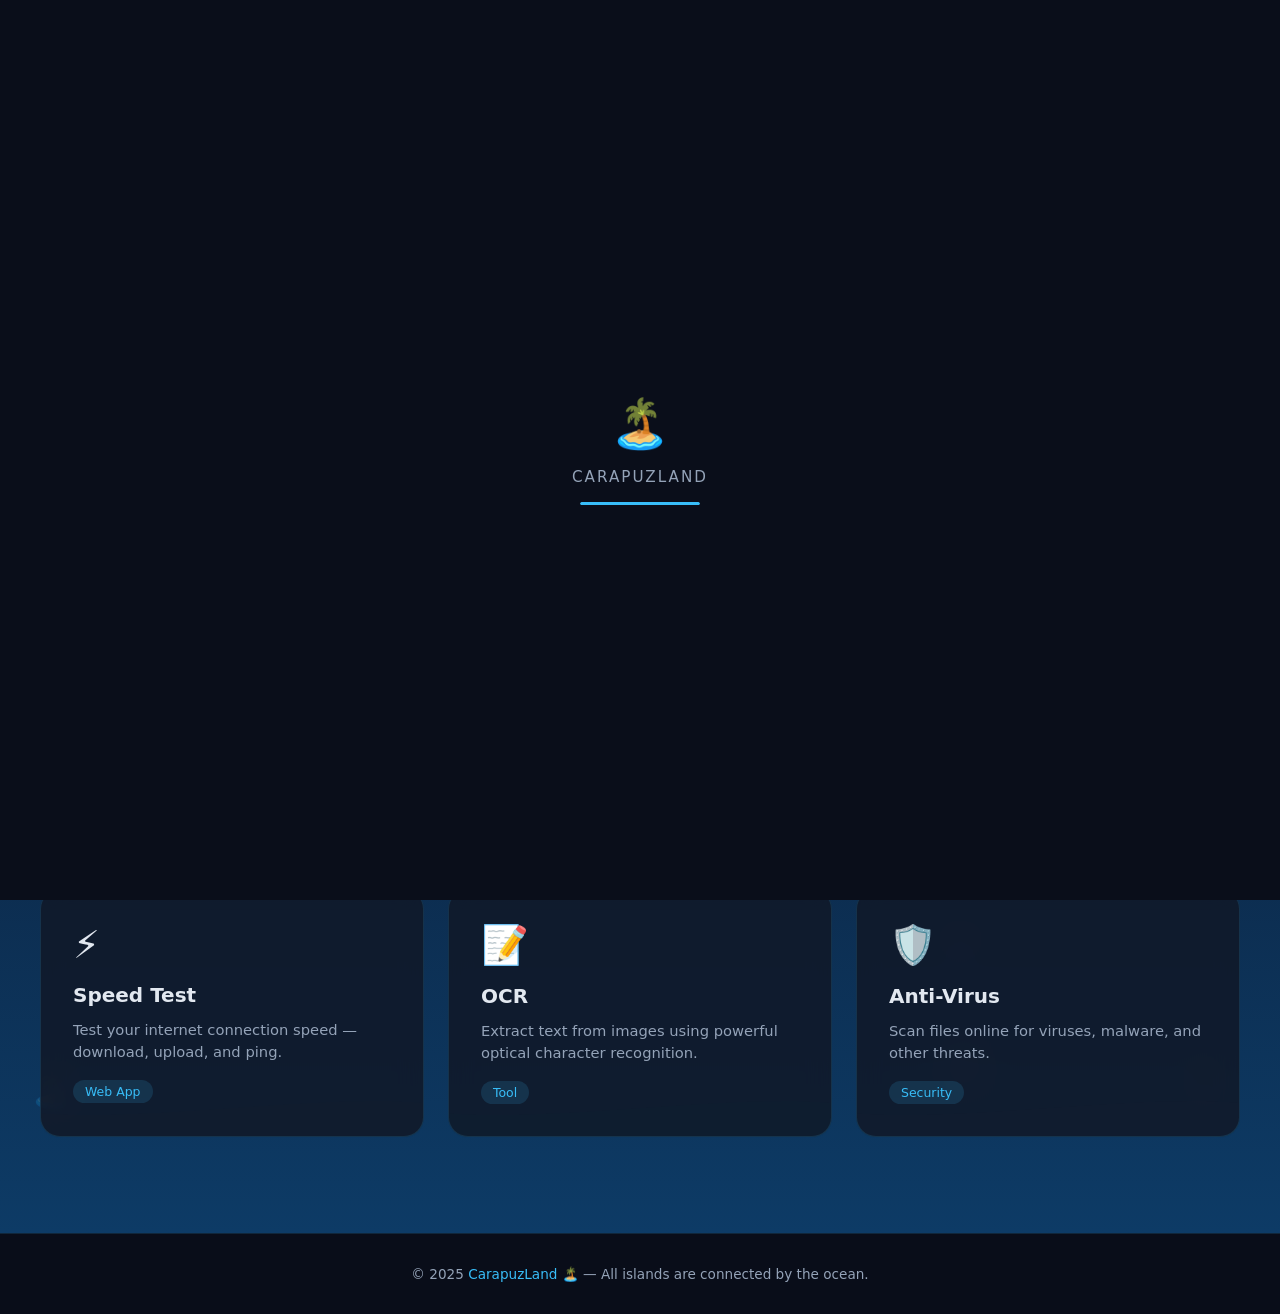
<file: Index.html>
<!DOCTYPE html>
<html lang="en" data-theme="dark">
<head>
    <meta charset="UTF-8">
    <meta name="viewport" content="width=device-width, initial-scale=1.0">
    <title>CarapuzLand 🏝️</title>
    <style>
        /* ============ CSS VARIABLES & THEMES ============ */
        :root {
            --transition-speed: 0.4s;
        }

        [data-theme="dark"] {
            --bg-primary: #0a0e1a;
            --bg-secondary: #111827;
            --bg-card: rgba(17, 24, 39, 0.85);
            --bg-header: rgba(10, 14, 26, 0.92);
            --text-primary: #e2e8f0;
            --text-secondary: #94a3b8;
            --text-accent: #38bdf8;
            --ocean-top: #0a1628;
            --ocean-mid: #0c2340;
            --ocean-bottom: #0d3b66;
            --island-sand: #c2a54f;
            --island-green: #2d6a4f;
            --island-dark-green: #1b4332;
            --wave-color: rgba(56, 189, 248, 0.08);
            --border-color: rgba(56, 189, 248, 0.15);
            --shadow-color: rgba(0, 0, 0, 0.5);
            --dropdown-bg: #1e293b;
            --dropdown-hover: #334155;
            --glow: rgba(56, 189, 248, 0.3);
            --star-color: #ffffff;
            --cloud-color: rgba(255,255,255,0.03);
            --foam-color: rgba(255,255,255,0.15);
            --tooltip-bg: rgba(15, 23, 42, 0.95);
        }

        [data-theme="light"] {
            --bg-primary: #e0f2fe;
            --bg-secondary: #f0f9ff;
            --bg-card: rgba(255, 255, 255, 0.88);
            --bg-header: rgba(224, 242, 254, 0.94);
            --text-primary: #1e293b;
            --text-secondary: #475569;
            --text-accent: #0284c7;
            --ocean-top: #7dd3fc;
            --ocean-mid: #38bdf8;
            --ocean-bottom: #0ea5e9;
            --island-sand: #e8d44d;
            --island-green: #22c55e;
            --island-dark-green: #15803d;
            --wave-color: rgba(255, 255, 255, 0.2);
            --border-color: rgba(2, 132, 199, 0.2);
            --shadow-color: rgba(0, 0, 0, 0.15);
            --dropdown-bg: #ffffff;
            --dropdown-hover: #f1f5f9;
            --glow: rgba(2, 132, 199, 0.25);
            --star-color: transparent;
            --cloud-color: rgba(255,255,255,0.6);
            --foam-color: rgba(255,255,255,0.5);
            --tooltip-bg: rgba(30, 41, 59, 0.92);
        }

        /* ============ RESET & BASE ============ */
        *, *::before, *::after {
            margin: 0;
            padding: 0;
            box-sizing: border-box;
        }

        html {
            scroll-behavior: smooth;
        }

        body {
            font-family: 'Segoe UI', system-ui, -apple-system, sans-serif;
            background: var(--bg-primary);
            color: var(--text-primary);
            overflow-x: hidden;
            transition: background var(--transition-speed), color var(--transition-speed);
            min-height: 100vh;
        }

        /* ============ HEADER ============ */
        .header {
            position: fixed;
            top: 0;
            left: 0;
            right: 0;
            z-index: 1000;
            background: var(--bg-header);
            backdrop-filter: blur(20px);
            -webkit-backdrop-filter: blur(20px);
            border-bottom: 1px solid var(--border-color);
            padding: 0 2rem;
            height: 64px;
            display: flex;
            align-items: center;
            justify-content: space-between;
            transition: background var(--transition-speed), border-color var(--transition-speed);
        }

        .header-logo {
            display: flex;
            align-items: center;
            gap: 0.5rem;
            font-size: 1.4rem;
            font-weight: 700;
            color: var(--text-primary);
            text-decoration: none;
            user-select: none;
        }

        .header-logo .emoji {
            font-size: 1.6rem;
            animation: float-logo 3s ease-in-out infinite;
        }

        @keyframes float-logo {
            0%, 100% { transform: translateY(0); }
            50% { transform: translateY(-3px); }
        }

        .header-controls {
            display: flex;
            align-items: center;
            gap: 0.75rem;
        }

        /* ============ THEME TOGGLE ============ */
        .theme-toggle {
            background: var(--bg-card);
            border: 1px solid var(--border-color);
            border-radius: 50%;
            width: 40px;
            height: 40px;
            display: flex;
            align-items: center;
            justify-content: center;
            cursor: pointer;
            font-size: 1.2rem;
            transition: all 0.3s;
            color: var(--text-primary);
        }

        .theme-toggle:hover {
            border-color: var(--text-accent);
            box-shadow: 0 0 12px var(--glow);
            transform: rotate(20deg);
        }

        /* ============ LANGUAGE DROPDOWN ============ */
        .lang-dropdown {
            position: relative;
        }

        .lang-btn {
            background: var(--bg-card);
            border: 1px solid var(--border-color);
            border-radius: 12px;
            padding: 0.5rem 1rem;
            cursor: pointer;
            display: flex;
            align-items: center;
            gap: 0.5rem;
            font-size: 0.9rem;
            color: var(--text-primary);
            transition: all 0.3s;
            white-space: nowrap;
        }

        .lang-btn:hover {
            border-color: var(--text-accent);
            box-shadow: 0 0 12px var(--glow);
        }

        .lang-btn .arrow {
            transition: transform 0.3s;
            font-size: 0.7rem;
        }

        .lang-btn.open .arrow {
            transform: rotate(180deg);
        }

        .lang-menu {
            position: absolute;
            top: calc(100% + 8px);
            right: 0;
            background: var(--dropdown-bg);
            border: 1px solid var(--border-color);
            border-radius: 12px;
            padding: 0.5rem 0;
            min-width: 220px;
            max-height: 420px;
            overflow-y: auto;
            opacity: 0;
            visibility: hidden;
            transform: translateY(-10px);
            transition: all 0.3s;
            box-shadow: 0 20px 40px var(--shadow-color);
            z-index: 1001;
        }

        .lang-menu.show {
            opacity: 1;
            visibility: visible;
            transform: translateY(0);
        }

        .lang-menu::-webkit-scrollbar {
            width: 6px;
        }

        .lang-menu::-webkit-scrollbar-track {
            background: transparent;
        }

        .lang-menu::-webkit-scrollbar-thumb {
            background: var(--border-color);
            border-radius: 3px;
        }

        .lang-option {
            display: flex;
            align-items: center;
            gap: 0.75rem;
            padding: 0.55rem 1rem;
            cursor: pointer;
            transition: background 0.2s;
            font-size: 0.88rem;
            color: var(--text-primary);
        }

        .lang-option:hover {
            background: var(--dropdown-hover);
        }

        .lang-option.active {
            color: var(--text-accent);
            font-weight: 600;
        }

        .lang-option .flag {
            font-size: 1.2rem;
            width: 1.5rem;
            text-align: center;
        }

        /* ============ MOBILE MENU ============ */
        .mobile-menu-btn {
            display: none;
            background: var(--bg-card);
            border: 1px solid var(--border-color);
            border-radius: 8px;
            width: 40px;
            height: 40px;
            align-items: center;
            justify-content: center;
            cursor: pointer;
            color: var(--text-primary);
            font-size: 1.3rem;
        }

        /* ============ OCEAN SCENE ============ */
        .ocean-scene {
            position: relative;
            width: 100%;
            min-height: 100vh;
            padding-top: 64px;
            overflow: hidden;
            background: linear-gradient(180deg, var(--ocean-top) 0%, var(--ocean-mid) 50%, var(--ocean-bottom) 100%);
            transition: background var(--transition-speed);
        }

        /* Stars (dark theme only) */
        .stars-container {
            position: absolute;
            top: 0;
            left: 0;
            width: 100%;
            height: 40%;
            pointer-events: none;
            overflow: hidden;
        }

        .star {
            position: absolute;
            width: 2px;
            height: 2px;
            background: var(--star-color);
            border-radius: 50%;
            animation: twinkle var(--duration) ease-in-out infinite;
            opacity: 0;
        }

        @keyframes twinkle {
            0%, 100% { opacity: 0; }
            50% { opacity: var(--max-opacity); }
        }

        /* Clouds */
        .clouds-container {
            position: absolute;
            top: 5%;
            left: 0;
            width: 100%;
            height: 25%;
            pointer-events: none;
            overflow: hidden;
        }

        .cloud {
            position: absolute;
            background: var(--cloud-color);
            border-radius: 50%;
            filter: blur(20px);
            animation: drift-cloud linear infinite;
        }

        @keyframes drift-cloud {
            from { transform: translateX(-200px); }
            to { transform: translateX(calc(100vw + 200px)); }
        }

        /* Waves */
        .waves-container {
            position: absolute;
            bottom: 0;
            left: 0;
            width: 100%;
            height: 100%;
            pointer-events: none;
        }

        .wave-layer {
            position: absolute;
            width: 200%;
            height: 100%;
            bottom: 0;
            left: 0;
            opacity: 0.6;
        }

        .wave-layer svg {
            position: absolute;
            bottom: 0;
            width: 100%;
        }

        /* ============ HERO SECTION ============ */
        .hero {
            position: relative;
            z-index: 10;
            display: flex;
            flex-direction: column;
            align-items: center;
            justify-content: center;
            text-align: center;
            padding: 6rem 2rem 3rem;
            min-height: 50vh;
        }

        .hero-emoji {
            font-size: 4.5rem;
            margin-bottom: 1rem;
            animation: hero-bounce 4s ease-in-out infinite;
            filter: drop-shadow(0 8px 24px var(--shadow-color));
        }

        @keyframes hero-bounce {
            0%, 100% { transform: translateY(0) rotate(-2deg); }
            25% { transform: translateY(-12px) rotate(1deg); }
            50% { transform: translateY(-4px) rotate(-1deg); }
            75% { transform: translateY(-16px) rotate(2deg); }
        }

        .hero-title {
            font-size: 3rem;
            font-weight: 800;
            margin-bottom: 0.75rem;
            background: linear-gradient(135deg, var(--text-primary), var(--text-accent));
            -webkit-background-clip: text;
            -webkit-text-fill-color: transparent;
            background-clip: text;
        }

        .hero-subtitle {
            font-size: 1.15rem;
            color: var(--text-secondary);
            max-width: 600px;
            line-height: 1.6;
        }

        /* ============ ISLANDS GRID ============ */
        .islands-section {
            position: relative;
            z-index: 10;
            padding: 2rem 2rem 6rem;
        }

        .islands-title {
            text-align: center;
            font-size: 1.6rem;
            font-weight: 700;
            margin-bottom: 2.5rem;
            color: var(--text-primary);
        }

        .islands-grid {
            display: grid;
            grid-template-columns: repeat(auto-fit, minmax(300px, 1fr));
            gap: 1.5rem;
            max-width: 1200px;
            margin: 0 auto;
        }

        /* ============ ISLAND CARD ============ */
        .island-card {
            position: relative;
            background: var(--bg-card);
            backdrop-filter: blur(12px);
            border: 1px solid var(--border-color);
            border-radius: 20px;
            padding: 2rem;
            text-decoration: none;
            color: var(--text-primary);
            transition: all 0.4s cubic-bezier(0.4, 0, 0.2, 1);
            overflow: hidden;
            cursor: pointer;
            display: flex;
            flex-direction: column;
            gap: 0.75rem;
        }

        .island-card::before {
            content: '';
            position: absolute;
            top: 0;
            left: 0;
            right: 0;
            height: 3px;
            background: linear-gradient(90deg, var(--card-accent, var(--text-accent)), transparent);
            opacity: 0;
            transition: opacity 0.4s;
        }

        .island-card:hover::before {
            opacity: 1;
        }

        .island-card:hover {
            transform: translateY(-8px);
            box-shadow: 0 20px 60px var(--shadow-color);
            border-color: var(--text-accent);
        }

        .island-card-wave {
            position: absolute;
            bottom: -2px;
            left: -10%;
            width: 120%;
            height: 60px;
            pointer-events: none;
            opacity: 0.06;
        }

        .island-card-wave svg {
            width: 100%;
            height: 100%;
        }

        .card-icon {
            font-size: 2.4rem;
            margin-bottom: 0.25rem;
            display: inline-block;
            animation: card-float 5s ease-in-out infinite;
            animation-delay: var(--delay, 0s);
        }

        @keyframes card-float {
            0%, 100% { transform: translateY(0); }
            50% { transform: translateY(-6px); }
        }

        .card-title {
            font-size: 1.25rem;
            font-weight: 700;
        }

        .card-desc {
            font-size: 0.92rem;
            color: var(--text-secondary);
            line-height: 1.55;
        }

        .card-tag {
            display: inline-flex;
            align-items: center;
            gap: 0.3rem;
            background: var(--border-color);
            padding: 0.25rem 0.75rem;
            border-radius: 20px;
            font-size: 0.78rem;
            color: var(--text-accent);
            width: fit-content;
            margin-top: 0.25rem;
        }

        /* ============ FLOATING MINI ISLANDS ============ */
        .floating-islands {
            position: absolute;
            top: 0;
            left: 0;
            width: 100%;
            height: 100%;
            pointer-events: none;
            z-index: 5;
        }

        .mini-island {
            position: absolute;
            font-size: var(--size, 1.5rem);
            opacity: var(--opacity, 0.25);
            animation: mini-float var(--speed, 20s) linear infinite;
            filter: blur(var(--blur, 0px));
        }

        @keyframes mini-float {
            0% {
                transform: translate(0, 0) rotate(0deg);
            }
            25% {
                transform: translate(var(--dx1, 30px), var(--dy1, -20px)) rotate(5deg);
            }
            50% {
                transform: translate(var(--dx2, -20px), var(--dy2, 15px)) rotate(-3deg);
            }
            75% {
                transform: translate(var(--dx3, 15px), var(--dy3, -30px)) rotate(4deg);
            }
            100% {
                transform: translate(0, 0) rotate(0deg);
            }
        }

        /* ============ FOOTER ============ */
        .footer {
            position: relative;
            z-index: 10;
            text-align: center;
            padding: 2rem;
            color: var(--text-secondary);
            font-size: 0.85rem;
            border-top: 1px solid var(--border-color);
            background: var(--bg-header);
            backdrop-filter: blur(20px);
        }

        .footer a {
            color: var(--text-accent);
            text-decoration: none;
        }

        .footer a:hover {
            text-decoration: underline;
        }

        /* ============ WATER RIPPLE CURSOR ============ */
        .ripple {
            position: fixed;
            border-radius: 50%;
            border: 1px solid var(--text-accent);
            opacity: 0;
            pointer-events: none;
            z-index: 9999;
            animation: ripple-effect 0.8s ease-out forwards;
        }

        @keyframes ripple-effect {
            0% {
                width: 0;
                height: 0;
                opacity: 0.5;
            }
            100% {
                width: 80px;
                height: 80px;
                opacity: 0;
                margin-top: -40px;
                margin-left: -40px;
            }
        }

        /* ============ RESPONSIVE ============ */
        @media (max-width: 768px) {
            .header {
                padding: 0 1rem;
            }

            .header-controls .lang-btn .lang-label {
                display: none;
            }

            .mobile-menu-btn {
                display: flex;
            }

            .hero-title {
                font-size: 2rem;
            }

            .hero-emoji {
                font-size: 3rem;
            }

            .hero-subtitle {
                font-size: 1rem;
            }

            .islands-grid {
                grid-template-columns: 1fr;
            }

            .islands-section {
                padding: 2rem 1rem 4rem;
            }
        }

        @media (max-width: 480px) {
            .hero {
                padding: 4rem 1rem 2rem;
            }

            .hero-title {
                font-size: 1.6rem;
            }

            .island-card {
                padding: 1.5rem;
            }
        }

        /* ============ ANIMATIONS ON SCROLL ============ */
        .reveal {
            opacity: 0;
            transform: translateY(30px);
            transition: opacity 0.6s ease, transform 0.6s ease;
        }

        .reveal.visible {
            opacity: 1;
            transform: translateY(0);
        }

        /* Loading animation */
        .page-loader {
            position: fixed;
            inset: 0;
            background: var(--bg-primary);
            z-index: 10000;
            display: flex;
            align-items: center;
            justify-content: center;
            flex-direction: column;
            gap: 1rem;
            transition: opacity 0.5s, visibility 0.5s;
        }

        .page-loader.hidden {
            opacity: 0;
            visibility: hidden;
        }

        .loader-island {
            font-size: 3rem;
            animation: loader-bounce 1s ease-in-out infinite;
        }

        @keyframes loader-bounce {
            0%, 100% { transform: translateY(0) scale(1); }
            50% { transform: translateY(-20px) scale(1.1); }
        }

        .loader-text {
            color: var(--text-secondary);
            font-size: 0.95rem;
            letter-spacing: 2px;
        }

        .loader-bar {
            width: 120px;
            height: 3px;
            background: var(--border-color);
            border-radius: 3px;
            overflow: hidden;
        }

        .loader-bar-fill {
            height: 100%;
            width: 0%;
            background: var(--text-accent);
            border-radius: 3px;
            animation: loader-fill 1.5s ease forwards;
        }

        @keyframes loader-fill {
            to { width: 100%; }
        }

        /* Particle effects */
        .particle {
            position: absolute;
            width: 4px;
            height: 4px;
            background: var(--foam-color);
            border-radius: 50%;
            pointer-events: none;
            animation: particle-rise var(--speed, 4s) ease-in infinite;
            opacity: 0;
        }

        @keyframes particle-rise {
            0% { opacity: 0; transform: translateY(0) scale(0); }
            20% { opacity: 0.8; transform: translateY(-20px) scale(1); }
            100% { opacity: 0; transform: translateY(-100px) scale(0.3); }
        }
    </style>
</head>
<body>

    <!-- Page Loader -->
    <div class="page-loader" id="pageLoader">
        <div class="loader-island">🏝️</div>
        <div class="loader-text">CARAPUZLAND</div>
        <div class="loader-bar"><div class="loader-bar-fill"></div></div>
    </div>

    <!-- Header -->
    <header class="header">
        <a href="#" class="header-logo">
            <span class="emoji">🏝️</span>
            <span>CarapuzLand</span>
        </a>
        <div class="header-controls">
            <!-- Theme Toggle -->
            <button class="theme-toggle" id="themeToggle" title="Toggle theme">🌙</button>

            <!-- Language Dropdown -->
            <div class="lang-dropdown" id="langDropdown">
                <button class="lang-btn" id="langBtn">
                    <span class="flag" id="currentFlag">🇬🇧</span>
                    <span class="lang-label" id="currentLang">English (UK)</span>
                    <span class="arrow">▼</span>
                </button>
                <div class="lang-menu" id="langMenu"></div>
            </div>
        </div>
    </header>

    <!-- Ocean Scene -->
    <div class="ocean-scene">
        <!-- Stars -->
        <div class="stars-container" id="starsContainer"></div>

        <!-- Clouds -->
        <div class="clouds-container" id="cloudsContainer"></div>

        <!-- Floating mini islands -->
        <div class="floating-islands" id="floatingIslands"></div>

        <!-- Water Particles -->
        <div id="particlesContainer"></div>

        <!-- Hero -->
        <section class="hero">
            <div class="hero-emoji">🏝️</div>
            <h1 class="hero-title" data-i18n="hero_title">CarapuzLand</h1>
            <p class="hero-subtitle" data-i18n="hero_subtitle">Digital creator crafting programs, bots, websites, and tools. Explore the islands below to discover my projects.</p>
        </section>

        <!-- Islands -->
        <section class="islands-section">
            <h2 class="islands-title reveal" data-i18n="islands_title">🏝️ Explore the Islands</h2>
            <div class="islands-grid" id="islandsGrid"></div>
        </section>
    </div>

    <!-- Footer -->
    <footer class="footer">
        <p>© 2025 <a href="https://carapuzland.github.io">CarapuzLand</a> 🏝️ — <span data-i18n="footer_text">All islands are connected by the ocean.</span></p>
    </footer>

<script>
/* ================================================================
   TRANSLATIONS — 27 languages
   ================================================================ */
const TRANSLATIONS = {
    "en-gb": {
        name: "English (UK)", flag: "🇬🇧",
        hero_title: "CarapuzLand",
        hero_subtitle: "Digital creator crafting programs, bots, websites, and tools. Explore the islands below to discover my projects.",
        islands_title: "🏝️ Explore the Islands",
        footer_text: "All islands are connected by the ocean.",
        cards: {
            carapuz201G: { title: "Carapuz201G", desc: "A versatile Discord bot with moderation, fun commands, and utility features.", tag: "Discord Bot" },
            weather: { title: "Weather", desc: "Real-time weather forecasts with beautiful visuals and detailed data.", tag: "Web App" },
            "bg-remove": { title: "BG Remove", desc: "Remove backgrounds from images instantly with AI-powered precision.", tag: "Tool" },
            speedtest: { title: "Speed Test", desc: "Test your internet connection speed — download, upload, and ping.", tag: "Web App" },
            ocr: { title: "OCR", desc: "Extract text from images using powerful optical character recognition.", tag: "Tool" },
            "anti-virus": { title: "Anti-Virus", desc: "Scan files online for viruses, malware, and other threats.", tag: "Security" }
        }
    },
    "en-us": {
        name: "English (US)", flag: "🇺🇸",
        hero_title: "CarapuzLand",
        hero_subtitle: "Digital creator building programs, bots, websites, and tools. Explore the islands below to discover my projects.",
        islands_title: "🏝️ Explore the Islands",
        footer_text: "All islands are connected by the ocean.",
        cards: {
            carapuz201G: { title: "Carapuz201G", desc: "A versatile Discord bot with moderation, fun commands, and utility features.", tag: "Discord Bot" },
            weather: { title: "Weather", desc: "Real-time weather forecasts with beautiful visuals and detailed data.", tag: "Web App" },
            "bg-remove": { title: "BG Remove", desc: "Remove backgrounds from images instantly with AI-powered precision.", tag: "Tool" },
            speedtest: { title: "Speed Test", desc: "Test your internet connection speed — download, upload, and ping.", tag: "Web App" },
            ocr: { title: "OCR", desc: "Extract text from images using powerful optical character recognition.", tag: "Tool" },
            "anti-virus": { title: "Anti-Virus", desc: "Scan files online for viruses, malware, and other threats.", tag: "Security" }
        }
    },
    "uk": {
        name: "Українська", flag: "🇺🇦",
        hero_title: "CarapuzLand",
        hero_subtitle: "Цифровий розробник, що створює програми, ботів, сайти та інструменти. Досліджуйте острови нижче.",
        islands_title: "🏝️ Досліджуйте острови",
        footer_text: "Усі острови з'єднані океаном.",
        cards: {
            carapuz201G: { title: "Carapuz201G", desc: "Універсальний Discord-бот з модерацією, розважальними командами та утилітами.", tag: "Discord Бот" },
            weather: { title: "Погода", desc: "Прогноз погоди в реальному часі з красивою візуалізацією.", tag: "Веб-додаток" },
            "bg-remove": { title: "Видалення фону", desc: "Миттєве видалення фону зображень за допомогою ШІ.", tag: "Інструмент" },
            speedtest: { title: "Тест швидкості", desc: "Перевірте швидкість інтернету — завантаження, вивантаження та пінг.", tag: "Веб-додаток" },
            ocr: { title: "OCR", desc: "Витягнення тексту із зображень за допомогою оптичного розпізнавання.", tag: "Інструмент" },
            "anti-virus": { title: "Антивірус", desc: "Онлайн-сканування файлів на віруси та шкідливе ПЗ.", tag: "Безпека" }
        }
    },
    "ru": {
        name: "Русский", flag: "🇷🇺",
        hero_title: "CarapuzLand",
        hero_subtitle: "Цифровой разработчик, создающий программы, ботов, сайты и инструменты. Исследуйте острова ниже.",
        islands_title: "🏝️ Исследуйте острова",
        footer_text: "Все острова соединены океаном.",
        cards: {
            carapuz201G: { title: "Carapuz201G", desc: "Универсальный Discord-бот с модерацией, развлечениями и утилитами.", tag: "Discord Бот" },
            weather: { title: "Погода", desc: "Прогноз погоды в реальном времени с красивой визуализацией.", tag: "Веб-приложение" },
            "bg-remove": { title: "Удаление фона", desc: "Мгновенное удаление фона изображений с помощью ИИ.", tag: "Инструмент" },
            speedtest: { title: "Тест скорости", desc: "Проверьте скорость интернета — загрузка, выгрузка и пинг.", tag: "Веб-приложение" },
            ocr: { title: "OCR", desc: "Извлечение текста из изображений с помощью оптического распознавания.", tag: "Инструмент" },
            "anti-virus": { title: "Антивирус", desc: "Онлайн-сканирование файлов на вирусы и вредоносное ПО.", tag: "Безопасность" }
        }
    },
    "bg": {
        name: "Български", flag: "🇧🇬",
        hero_title: "CarapuzLand",
        hero_subtitle: "Дигитален създател на програми, ботове, сайтове и инструменти. Разгледайте островите по-долу.",
        islands_title: "🏝️ Разгледайте островите",
        footer_text: "Всички острови са свързани чрез океана.",
        cards: {
            carapuz201G: { title: "Carapuz201G", desc: "Универсален Discord бот с модерация, забавни команди и помощни функции.", tag: "Discord Бот" },
            weather: { title: "Време", desc: "Прогноза за времето в реално време с красиви визуализации.", tag: "Уеб приложение" },
            "bg-remove": { title: "Премахване на фон", desc: "Премахнете фона на изображения мигновено с ИИ.", tag: "Инструмент" },
            speedtest: { title: "Тест за скорост", desc: "Тествайте скоростта на интернет — изтегляне, качване и пинг.", tag: "Уеб приложение" },
            ocr: { title: "OCR", desc: "Извличане на текст от изображения чрез оптично разпознаване.", tag: "Инструмент" },
            "anti-virus": { title: "Антивирус", desc: "Онлайн сканиране на файлове за вируси и зловреден софтуер.", tag: "Сигурност" }
        }
    },
    "hr": {
        name: "Hrvatski", flag: "🇭🇷",
        hero_title: "CarapuzLand",
        hero_subtitle: "Digitalni kreator koji stvara programe, botove, web stranice i alate. Istražite otoke u nastavku.",
        islands_title: "🏝️ Istražite otoke",
        footer_text: "Svi otoci povezani su oceanom.",
        cards: {
            carapuz201G: { title: "Carapuz201G", desc: "Svestrani Discord bot s moderacijom, zabavnim naredbama i korisnim funkcijama.", tag: "Discord Bot" },
            weather: { title: "Vrijeme", desc: "Prognoza vremena u stvarnom vremenu s lijepim vizualima.", tag: "Web aplikacija" },
            "bg-remove": { title: "Uklanjanje pozadine", desc: "Trenutno uklonite pozadinu slika pomoću AI-ja.", tag: "Alat" },
            speedtest: { title: "Test brzine", desc: "Testirajte brzinu interneta — preuzimanje, upload i ping.", tag: "Web aplikacija" },
            ocr: { title: "OCR", desc: "Izvucite tekst iz slika korištenjem optičkog prepoznavanja.", tag: "Alat" },
            "anti-virus": { title: "Antivirus", desc: "Skenirajte datoteke online za viruse i zlonamjerni softver.", tag: "Sigurnost" }
        }
    },
    "cs": {
        name: "Čeština", flag: "🇨🇿",
        hero_title: "CarapuzLand",
        hero_subtitle: "Digitální tvůrce programů, botů, webových stránek a nástrojů. Prozkoumejte ostrovy níže.",
        islands_title: "🏝️ Prozkoumejte ostrovy",
        footer_text: "Všechny ostrovy jsou propojeny oceánem.",
        cards: {
            carapuz201G: { title: "Carapuz201G", desc: "Všestranný Discord bot s moderací, zábavnými příkazy a užitečnými funkcemi.", tag: "Discord Bot" },
            weather: { title: "Počasí", desc: "Předpověď počasí v reálném čase s krásnými vizuály.", tag: "Webová aplikace" },
            "bg-remove": { title: "Odstranění pozadí", desc: "Okamžitě odstraňte pozadí obrázků pomocí AI.", tag: "Nástroj" },
            speedtest: { title: "Test rychlosti", desc: "Otestujte rychlost internetu — stahování, nahrávání a ping.", tag: "Webová aplikace" },
            ocr: { title: "OCR", desc: "Extrakce textu z obrázků pomocí optického rozpoznávání.", tag: "Nástroj" },
            "anti-virus": { title: "Antivirus", desc: "Online skenování souborů na viry a malware.", tag: "Bezpečnost" }
        }
    },
    "da": {
        name: "Dansk", flag: "🇩🇰",
        hero_title: "CarapuzLand",
        hero_subtitle: "Digital skaber af programmer, bots, hjemmesider og værktøjer. Udforsk øerne nedenfor.",
        islands_title: "🏝️ Udforsk øerne",
        footer_text: "Alle øer er forbundet af havet.",
        cards: {
            carapuz201G: { title: "Carapuz201G", desc: "En alsidig Discord-bot med moderation, sjove kommandoer og nyttige funktioner.", tag: "Discord Bot" },
            weather: { title: "Vejr", desc: "Vejrudsigt i realtid med smukke visualiseringer.", tag: "Webapp" },
            "bg-remove": { title: "Fjern baggrund", desc: "Fjern baggrunde fra billeder øjeblikkeligt med AI.", tag: "Værktøj" },
            speedtest: { title: "Hastighedstest", desc: "Test din internethastighed — download, upload og ping.", tag: "Webapp" },
            ocr: { title: "OCR", desc: "Udtræk tekst fra billeder ved hjælp af optisk tegngenkendelse.", tag: "Værktøj" },
            "anti-virus": { title: "Antivirus", desc: "Scan filer online for vira og malware.", tag: "Sikkerhed" }
        }
    },
    "nl": {
        name: "Nederlands", flag: "🇳🇱",
        hero_title: "CarapuzLand",
        hero_subtitle: "Digitale maker van programma's, bots, websites en tools. Ontdek de eilanden hieronder.",
        islands_title: "🏝️ Ontdek de eilanden",
        footer_text: "Alle eilanden zijn verbonden door de oceaan.",
        cards: {
            carapuz201G: { title: "Carapuz201G", desc: "Een veelzijdige Discord-bot met moderatie, leuke commando's en handige functies.", tag: "Discord Bot" },
            weather: { title: "Weer", desc: "Realtime weersvoorspellingen met mooie visualisaties.", tag: "Web-app" },
            "bg-remove": { title: "Achtergrond verwijderen", desc: "Verwijder achtergronden van afbeeldingen direct met AI.", tag: "Tool" },
            speedtest: { title: "Snelheidstest", desc: "Test je internetsnelheid — download, upload en ping.", tag: "Web-app" },
            ocr: { title: "OCR", desc: "Haal tekst uit afbeeldingen met optische tekenherkenning.", tag: "Tool" },
            "anti-virus": { title: "Antivirus", desc: "Scan bestanden online op virussen en malware.", tag: "Beveiliging" }
        }
    },
    "et": {
        name: "Eesti", flag: "🇪🇪",
        hero_title: "CarapuzLand",
        hero_subtitle: "Digitaalne looja, kes teeb programme, botte, veebilehti ja tööriistu. Avasta saared allpool.",
        islands_title: "🏝️ Avasta saared",
        footer_text: "Kõik saared on ühendatud ookeaniga.",
        cards: {
            carapuz201G: { title: "Carapuz201G", desc: "Mitmekülgne Discord-bot modereerimise, lõbusate käskude ja utiliitidega.", tag: "Discord Bot" },
            weather: { title: "Ilm", desc: "Reaalajas ilmaennustused kaunite visuaalidega.", tag: "Veebirakendus" },
            "bg-remove": { title: "Tausta eemaldamine", desc: "Eemaldage piltidelt taustad koheselt AI abil.", tag: "Tööriist" },
            speedtest: { title: "Kiiruse test", desc: "Testige oma internetikiirust — allalaadimine, üleslaadimine ja ping.", tag: "Veebirakendus" },
            ocr: { title: "OCR", desc: "Eraldage tekst piltidelt optilise märgituvastuse abil.", tag: "Tööriist" },
            "anti-virus": { title: "Viirusetõrje", desc: "Skannige faile veebis viiruste ja pahavara suhtes.", tag: "Turvalisus" }
        }
    },
    "fi": {
        name: "Suomi", flag: "🇫🇮",
        hero_title: "CarapuzLand",
        hero_subtitle: "Digitaalinen tekijä, joka luo ohjelmia, botteja, verkkosivuja ja työkaluja. Tutustu saariin alla.",
        islands_title: "🏝️ Tutustu saariin",
        footer_text: "Kaikki saaret ovat yhdistettyjä valtameren kautta.",
        cards: {
            carapuz201G: { title: "Carapuz201G", desc: "Monipuolinen Discord-botti moderointiin, hauskoihin komentoihin ja hyötyominaisuuksiin.", tag: "Discord Botti" },
            weather: { title: "Sää", desc: "Reaaliaikaiset sääennusteet kauniilla visualisoinneilla.", tag: "Verkkosovellus" },
            "bg-remove": { title: "Taustan poisto", desc: "Poista kuvien taustat välittömästi tekoälyn avulla.", tag: "Työkalu" },
            speedtest: { title: "Nopeustesti", desc: "Testaa internet-nopeutesi — lataus, lähetys ja ping.", tag: "Verkkosovellus" },
            ocr: { title: "OCR", desc: "Poimi tekstiä kuvista optisen merkintunnistuksen avulla.", tag: "Työkalu" },
            "anti-virus": { title: "Virustorjunta", desc: "Skannaa tiedostot verkossa virusten ja haittaohjelmien varalta.", tag: "Turvallisuus" }
        }
    },
    "fr": {
        name: "Français", flag: "🇫🇷",
        hero_title: "CarapuzLand",
        hero_subtitle: "Créateur numérique de programmes, bots, sites web et outils. Explorez les îles ci-dessous.",
        islands_title: "🏝️ Explorez les îles",
        footer_text: "Toutes les îles sont reliées par l'océan.",
        cards: {
            carapuz201G: { title: "Carapuz201G", desc: "Un bot Discord polyvalent avec modération, commandes amusantes et fonctionnalités utiles.", tag: "Bot Discord" },
            weather: { title: "Météo", desc: "Prévisions météo en temps réel avec de belles visualisations.", tag: "Application web" },
            "bg-remove": { title: "Suppr. d'arrière-plan", desc: "Supprimez instantanément les arrière-plans d'images grâce à l'IA.", tag: "Outil" },
            speedtest: { title: "Test de vitesse", desc: "Testez votre vitesse internet — téléchargement, envoi et ping.", tag: "Application web" },
            ocr: { title: "OCR", desc: "Extrayez du texte à partir d'images grâce à la reconnaissance optique.", tag: "Outil" },
            "anti-virus": { title: "Antivirus", desc: "Analysez vos fichiers en ligne contre les virus et malwares.", tag: "Sécurité" }
        }
    },
    "de": {
        name: "Deutsch", flag: "🇩🇪",
        hero_title: "CarapuzLand",
        hero_subtitle: "Digitaler Entwickler von Programmen, Bots, Websites und Tools. Entdecke die Inseln unten.",
        islands_title: "🏝️ Entdecke die Inseln",
        footer_text: "Alle Inseln sind durch den Ozean verbunden.",
        cards: {
            carapuz201G: { title: "Carapuz201G", desc: "Ein vielseitiger Discord-Bot mit Moderation, lustigen Befehlen und nützlichen Funktionen.", tag: "Discord Bot" },
            weather: { title: "Wetter", desc: "Echtzeit-Wettervorhersagen mit schönen Visualisierungen.", tag: "Web-App" },
            "bg-remove": { title: "Hintergrund entfernen", desc: "Entfernen Sie Hintergründe von Bildern sofort mit KI.", tag: "Werkzeug" },
            speedtest: { title: "Geschwindigkeitstest", desc: "Testen Sie Ihre Internetgeschwindigkeit — Download, Upload und Ping.", tag: "Web-App" },
            ocr: { title: "OCR", desc: "Extrahieren Sie Text aus Bildern mit optischer Zeichenerkennung.", tag: "Werkzeug" },
            "anti-virus": { title: "Antivirus", desc: "Scannen Sie Dateien online auf Viren und Malware.", tag: "Sicherheit" }
        }
    },
    "el": {
        name: "Ελληνικά", flag: "🇬🇷",
        hero_title: "CarapuzLand",
        hero_subtitle: "Ψηφιακός δημιουργός προγραμμάτων, bots, ιστοσελίδων και εργαλείων. Εξερευνήστε τα νησιά παρακάτω.",
        islands_title: "🏝️ Εξερευνήστε τα νησιά",
        footer_text: "Όλα τα νησιά συνδέονται μέσω του ωκεανού.",
        cards: {
            carapuz201G: { title: "Carapuz201G", desc: "Ένα ευέλικτο Discord bot με εποπτεία, διασκεδαστικές εντολές και χρήσιμες λειτουργίες.", tag: "Discord Bot" },
            weather: { title: "Καιρός", desc: "Προβλέψεις καιρού σε πραγματικό χρόνο με όμορφα γραφικά.", tag: "Εφαρμογή web" },
            "bg-remove": { title: "Αφαίρεση φόντου", desc: "Αφαιρέστε φόντα από εικόνες αμέσως με AI.", tag: "Εργαλείο" },
            speedtest: { title: "Τεστ ταχύτητας", desc: "Ελέγξτε την ταχύτητα internet — λήψη, αποστολή και ping.", tag: "Εφαρμογή web" },
            ocr: { title: "OCR", desc: "Εξαγωγή κειμένου από εικόνες με οπτική αναγνώριση χαρακτήρων.", tag: "Εργαλείο" },
            "anti-virus": { title: "Antivirus", desc: "Σαρώστε αρχεία online για ιούς και κακόβουλο λογισμικό.", tag: "Ασφάλεια" }
        }
    },
    "hu": {
        name: "Magyar", flag: "🇭🇺",
        hero_title: "CarapuzLand",
        hero_subtitle: "Digitális alkotó, aki programokat, botokat, weboldalakat és eszközöket készít. Fedezd fel a szigeteket lent.",
        islands_title: "🏝️ Fedezd fel a szigeteket",
        footer_text: "Minden sziget az óceán által kapcsolódik össze.",
        cards: {
            carapuz201G: { title: "Carapuz201G", desc: "Sokoldalú Discord bot moderálással, szórakoztató parancsokkal és hasznos funkciókkal.", tag: "Discord Bot" },
            weather: { title: "Időjárás", desc: "Valós idejű időjárás-előrejelzés gyönyörű vizualizációkkal.", tag: "Webalkalmazás" },
            "bg-remove": { title: "Háttér eltávolítás", desc: "Távolítsd el a képek hátterét azonnal AI segítségével.", tag: "Eszköz" },
            speedtest: { title: "Sebességteszt", desc: "Teszteld az internet sebességedet — letöltés, feltöltés és ping.", tag: "Webalkalmazás" },
            ocr: { title: "OCR", desc: "Szöveg kinyerése képekből optikai karakterfelismeréssel.", tag: "Eszköz" },
            "anti-virus": { title: "Vírusirtó", desc: "Fájlok online ellenőrzése vírusok és kártékony szoftverek ellen.", tag: "Biztonság" }
        }
    },
    "ga": {
        name: "Gaeilge", flag: "🇮🇪",
        hero_title: "CarapuzLand",
        hero_subtitle: "Cruthaitheoir digiteach a dhéanann cláir, botaí, suíomhanna gréasáin agus uirlisí. Déan iniúchadh ar na hoileáin thíos.",
        islands_title: "🏝️ Déan iniúchadh ar na hoileáin",
        footer_text: "Tá na hoileáin go léir ceangailte ag an aigéan.",
        cards: {
            carapuz201G: { title: "Carapuz201G", desc: "Bot Discord ilúsáideach le modhnóireacht, orduithe spraíúla agus gnéithe fóntais.", tag: "Bot Discord" },
            weather: { title: "Aimsir", desc: "Réamhaisnéis aimsire fíor-ama le pictiúir áille.", tag: "Aip ghréasáin" },
            "bg-remove": { title: "Bain cúlra", desc: "Bain cúlraí ó íomhánna láithreach le AI.", tag: "Uirlis" },
            speedtest: { title: "Tástáil luais", desc: "Tástáil luas do idirlín — íoslódáil, uaslódáil agus ping.", tag: "Aip ghréasáin" },
            ocr: { title: "OCR", desc: "Bain téacs as íomhánna le haithint optúil carachtar.", tag: "Uirlis" },
            "anti-virus": { title: "Frith-víreas", desc: "Scan comhaid ar líne le haghaidh víris agus bogearraí mailíseacha.", tag: "Slándáil" }
        }
    },
    "it": {
        name: "Italiano", flag: "🇮🇹",
        hero_title: "CarapuzLand",
        hero_subtitle: "Creatore digitale di programmi, bot, siti web e strumenti. Esplora le isole qui sotto.",
        islands_title: "🏝️ Esplora le isole",
        footer_text: "Tutte le isole sono collegate dall'oceano.",
        cards: {
            carapuz201G: { title: "Carapuz201G", desc: "Un bot Discord versatile con moderazione, comandi divertenti e funzioni utili.", tag: "Bot Discord" },
            weather: { title: "Meteo", desc: "Previsioni meteo in tempo reale con belle visualizzazioni.", tag: "App web" },
            "bg-remove": { title: "Rimozione sfondo", desc: "Rimuovi lo sfondo delle immagini istantaneamente con l'IA.", tag: "Strumento" },
            speedtest: { title: "Test velocità", desc: "Testa la velocità internet — download, upload e ping.", tag: "App web" },
            ocr: { title: "OCR", desc: "Estrai testo dalle immagini con il riconoscimento ottico dei caratteri.", tag: "Strumento" },
            "anti-virus": { title: "Antivirus", desc: "Scansiona file online alla ricerca di virus e malware.", tag: "Sicurezza" }
        }
    },
    "lv": {
        name: "Latviešu", flag: "🇱🇻",
        hero_title: "CarapuzLand",
        hero_subtitle: "Digitālais veidotājs, kas veido programmas, botus, vietnes un rīkus. Izpētiet salas zemāk.",
        islands_title: "🏝️ Izpētiet salas",
        footer_text: "Visas salas ir savienotas ar okeānu.",
        cards: {
            carapuz201G: { title: "Carapuz201G", desc: "Daudzpusīgs Discord bots ar moderēšanu, jautrām komandām un noderīgām funkcijām.", tag: "Discord Bots" },
            weather: { title: "Laiks", desc: "Reāllaika laika prognozes ar skaistām vizualizācijām.", tag: "Tīmekļa lietotne" },
            "bg-remove": { title: "Fona noņemšana", desc: "Noņemiet attēlu fonus uzreiz ar AI palīdzību.", tag: "Rīks" },
            speedtest: { title: "Ātruma tests", desc: "Pārbaudiet interneta ātrumu — lejupielāde, augšupielāde un ping.", tag: "Tīmekļa lietotne" },
            ocr: { title: "OCR", desc: "Iegūstiet tekstu no attēliem ar optisko rakstzīmju atpazīšanu.", tag: "Rīks" },
            "anti-virus": { title: "Antivīruss", desc: "Skenējiet failus tiešsaistē pret vīrusiem un ļaunatūru.", tag: "Drošība" }
        }
    },
    "lt": {
        name: "Lietuvių", flag: "🇱🇹",
        hero_title: "CarapuzLand",
        hero_subtitle: "Skaitmeninis kūrėjas, kuriantis programas, botus, svetaines ir įrankius. Tyrinėkite salas žemiau.",
        islands_title: "🏝️ Tyrinėkite salas",
        footer_text: "Visos salos sujungtos vandenynu.",
        cards: {
            carapuz201G: { title: "Carapuz201G", desc: "Universalus Discord botas su moderavimu, linksmomis komandomis ir naudingomis funkcijomis.", tag: "Discord Botas" },
            weather: { title: "Orai", desc: "Realaus laiko orų prognozės su gražiomis vizualizacijomis.", tag: "Žiniatinklio programa" },
            "bg-remove": { title: "Fono šalinimas", desc: "Akimirksniu pašalinkite vaizdų fonus naudodami AI.", tag: "Įrankis" },
            speedtest: { title: "Greičio testas", desc: "Patikrinkite interneto greitį — atsisiuntimas, įkėlimas ir ping.", tag: "Žiniatinklio programa" },
            ocr: { title: "OCR", desc: "Išskleiskite tekstą iš vaizdų naudodami optinį simbolių atpažinimą.", tag: "Įrankis" },
            "anti-virus": { title: "Antivirusinė", desc: "Skenuokite failus internete dėl virusų ir kenkėjiškos programinės įrangos.", tag: "Saugumas" }
        }
    },
    "mt": {
        name: "Malti", flag: "🇲🇹",
        hero_title: "CarapuzLand",
        hero_subtitle: "Kreatur diġitali li joħloq programmi, bots, websajts u għodod. Esplora l-gżejjer hawn taħt.",
        islands_title: "🏝️ Esplora l-gżejjer",
        footer_text: "Il-gżejjer kollha huma konnessi mill-oċean.",
        cards: {
            carapuz201G: { title: "Carapuz201G", desc: "Bot Discord versatili b'moderazzjoni, kmandi divertenti u funzjonijiet utli.", tag: "Discord Bot" },
            weather: { title: "Temp", desc: "Previżjoni tat-temp f'ħin reali b'viżwalizzazzjonijiet sbieħ.", tag: "App tal-web" },
            "bg-remove": { title: "Neħħi sfond", desc: "Neħħi l-isfond mill-immaġni istantanjament bl-AI.", tag: "Għodda" },
            speedtest: { title: "Test tal-veloċità", desc: "Ittestja l-veloċità tal-internet — download, upload u ping.", tag: "App tal-web" },
            ocr: { title: "OCR", desc: "Estratti test minn immaġni b'rikonoxximent ottiku tal-karattri.", tag: "Għodda" },
            "anti-virus": { title: "Anti-Virus", desc: "Skennja fajls online għal viruses u malware.", tag: "Sigurtà" }
        }
    },
    "pl": {
        name: "Polski", flag: "🇵🇱",
        hero_title: "CarapuzLand",
        hero_subtitle: "Cyfrowy twórca programów, botów, stron internetowych i narzędzi. Poznaj wyspy poniżej.",
        islands_title: "🏝️ Poznaj wyspy",
        footer_text: "Wszystkie wyspy łączy ocean.",
        cards: {
            carapuz201G: { title: "Carapuz201G", desc: "Wszechstronny bot Discord z moderacją, zabawnymi komendami i przydatnymi funkcjami.", tag: "Bot Discord" },
            weather: { title: "Pogoda", desc: "Prognoza pogody w czasie rzeczywistym z pięknymi wizualizacjami.", tag: "Aplikacja webowa" },
            "bg-remove": { title: "Usuwanie tła", desc: "Natychmiast usuń tło ze zdjęć za pomocą AI.", tag: "Narzędzie" },
            speedtest: { title: "Test prędkości", desc: "Sprawdź prędkość internetu — pobieranie, wysyłanie i ping.", tag: "Aplikacja webowa" },
            ocr: { title: "OCR", desc: "Wyodrębnij tekst ze zdjęć za pomocą optycznego rozpoznawania znaków.", tag: "Narzędzie" },
            "anti-virus": { title: "Antywirus", desc: "Skanuj pliki online w poszukiwaniu wirusów i złośliwego oprogramowania.", tag: "Bezpieczeństwo" }
        }
    },
    "pt": {
        name: "Português", flag: "🇵🇹",
        hero_title: "CarapuzLand",
        hero_subtitle: "Criador digital de programas, bots, sites e ferramentas. Explore as ilhas abaixo.",
        islands_title: "🏝️ Explore as ilhas",
        footer_text: "Todas as ilhas estão conectadas pelo oceano.",
        cards: {
            carapuz201G: { title: "Carapuz201G", desc: "Um bot Discord versátil com moderação, comandos divertidos e funções úteis.", tag: "Bot Discord" },
            weather: { title: "Clima", desc: "Previsão do tempo em tempo real com belas visualizações.", tag: "Aplicação web" },
            "bg-remove": { title: "Remover fundo", desc: "Remova fundos de imagens instantaneamente com IA.", tag: "Ferramenta" },
            speedtest: { title: "Teste de velocidade", desc: "Teste a velocidade da internet — download, upload e ping.", tag: "Aplicação web" },
            ocr: { title: "OCR", desc: "Extraia texto de imagens com reconhecimento ótico de caracteres.", tag: "Ferramenta" },
            "anti-virus": { title: "Antivírus", desc: "Analise ficheiros online contra vírus e malware.", tag: "Segurança" }
        }
    },
    "ro": {
        name: "Română", flag: "🇷🇴",
        hero_title: "CarapuzLand",
        hero_subtitle: "Creator digital de programe, boți, site-uri web și instrumente. Explorează insulele de mai jos.",
        islands_title: "🏝️ Explorează insulele",
        footer_text: "Toate insulele sunt conectate de ocean.",
        cards: {
            carapuz201G: { title: "Carapuz201G", desc: "Un bot Discord versatil cu moderare, comenzi distractive și funcții utile.", tag: "Bot Discord" },
            weather: { title: "Vreme", desc: "Prognoză meteo în timp real cu vizualizări frumoase.", tag: "Aplicație web" },
            "bg-remove": { title: "Eliminare fundal", desc: "Eliminați fundalurile imaginilor instantaneu cu AI.", tag: "Instrument" },
            speedtest: { title: "Test de viteză", desc: "Testați viteza internetului — descărcare, încărcare și ping.", tag: "Aplicație web" },
            ocr: { title: "OCR", desc: "Extrageți text din imagini cu recunoaștere optică a caracterelor.", tag: "Instrument" },
            "anti-virus": { title: "Antivirus", desc: "Scanați fișiere online pentru viruși și malware.", tag: "Securitate" }
        }
    },
    "sk": {
        name: "Slovenčina", flag: "🇸🇰",
        hero_title: "CarapuzLand",
        hero_subtitle: "Digitálny tvorca programov, botov, webových stránok a nástrojov. Preskúmajte ostrovy nižšie.",
        islands_title: "🏝️ Preskúmajte ostrovy",
        footer_text: "Všetky ostrovy sú prepojené oceánom.",
        cards: {
            carapuz201G: { title: "Carapuz201G", desc: "Všestranný Discord bot s moderáciou, zábavnými príkazmi a užitočnými funkciami.", tag: "Discord Bot" },
            weather: { title: "Počasie", desc: "Predpoveď počasia v reálnom čase s krásnymi vizuálmi.", tag: "Webová aplikácia" },
            "bg-remove": { title: "Odstránenie pozadia", desc: "Okamžite odstráňte pozadie obrázkov pomocou AI.", tag: "Nástroj" },
            speedtest: { title: "Test rýchlosti", desc: "Otestujte rýchlosť internetu — sťahovanie, nahrávanie a ping.", tag: "Webová aplikácia" },
            ocr: { title: "OCR", desc: "Extrakcia textu z obrázkov pomocou optického rozpoznávania znakov.", tag: "Nástroj" },
            "anti-virus": { title: "Antivírus", desc: "Skenujte súbory online na vírusy a malvér.", tag: "Bezpečnosť" }
        }
    },
    "sl": {
        name: "Slovenščina", flag: "🇸🇮",
        hero_title: "CarapuzLand",
        hero_subtitle: "Digitalni ustvarjalec programov, botov, spletnih strani in orodij. Raziščite otoke spodaj.",
        islands_title: "🏝️ Raziščite otoke",
        footer_text: "Vsi otoki so povezani z oceanom.",
        cards: {
            carapuz201G: { title: "Carapuz201G", desc: "Vsestranski Discord bot z moderacijo, zabavnimi ukazi in uporabnimi funkcijami.", tag: "Discord Bot" },
            weather: { title: "Vreme", desc: "Napoved vremena v realnem času z lepimi vizualizacijami.", tag: "Spletna aplikacija" },
            "bg-remove": { title: "Odstranitev ozadja", desc: "Takoj odstranite ozadja slik s pomočjo AI.", tag: "Orodje" },
            speedtest: { title: "Test hitrosti", desc: "Preizkusite hitrost interneta — prenos, nalaganje in ping.", tag: "Spletna aplikacija" },
            ocr: { title: "OCR", desc: "Izvlecite besedilo iz slik z optičnim prepoznavanjem znakov.", tag: "Orodje" },
            "anti-virus": { title: "Protivirusni program", desc: "Preglejte datoteke na spletu za viruse in zlonamerno programsko opremo.", tag: "Varnost" }
        }
    },
    "es": {
        name: "Español", flag: "🇪🇸",
        hero_title: "CarapuzLand",
        hero_subtitle: "Creador digital de programas, bots, sitios web y herramientas. Explora las islas a continuación.",
        islands_title: "🏝️ Explora las islas",
        footer_text: "Todas las islas están conectadas por el océano.",
        cards: {
            carapuz201G: { title: "Carapuz201G", desc: "Un bot de Discord versátil con moderación, comandos divertidos y funciones útiles.", tag: "Bot de Discord" },
            weather: { title: "Clima", desc: "Pronóstico del tiempo en tiempo real con hermosas visualizaciones.", tag: "App web" },
            "bg-remove": { title: "Eliminar fondo", desc: "Elimina fondos de imágenes al instante con IA.", tag: "Herramienta" },
            speedtest: { title: "Test de velocidad", desc: "Prueba tu velocidad de internet — descarga, subida y ping.", tag: "App web" },
            ocr: { title: "OCR", desc: "Extrae texto de imágenes con reconocimiento óptico de caracteres.", tag: "Herramienta" },
            "anti-virus": { title: "Antivirus", desc: "Escanea archivos en línea en busca de virus y malware.", tag: "Seguridad" }
        }
    },
    "sv": {
        name: "Svenska", flag: "🇸🇪",
        hero_title: "CarapuzLand",
        hero_subtitle: "Digital skapare av program, botar, webbplatser och verktyg. Utforska öarna nedan.",
        islands_title: "🏝️ Utforska öarna",
        footer_text: "Alla öar är förbundna av havet.",
        cards: {
            carapuz201G: { title: "Carapuz201G", desc: "En mångsidig Discord-bot med moderering, roliga kommandon och användbara funktioner.", tag: "Discord Bot" },
            weather: { title: "Väder", desc: "Väderprognoser i realtid med vackra visualiseringar.", tag: "Webbapp" },
            "bg-remove": { title: "Ta bort bakgrund", desc: "Ta bort bakgrunder från bilder direkt med AI.", tag: "Verktyg" },
            speedtest: { title: "Hastighetstest", desc: "Testa din internethastighet — nedladdning, uppladdning och ping.", tag: "Webbapp" },
            ocr: { title: "OCR", desc: "Extrahera text från bilder med optisk teckenigenkänning.", tag: "Verktyg" },
            "anti-virus": { title: "Antivirus", desc: "Skanna filer online efter virus och skadlig programvara.", tag: "Säkerhet" }
        }
    }
};

/* ================================================================
   ISLAND CARDS CONFIG
   ================================================================ */
const ISLANDS = [
    { id: "carapuz201G", icon: "🤖", href: "/carapuz201G", accent: "#5865F2", delay: "0s" },
    { id: "weather", icon: "🌦️", href: "/weather", accent: "#38bdf8", delay: "0.3s" },
    { id: "bg-remove", icon: "🖼️", href: "/bg-remove", accent: "#a78bfa", delay: "0.6s" },
    { id: "speedtest", icon: "⚡", href: "/speedtest", accent: "#fbbf24", delay: "0.9s" },
    { id: "ocr", icon: "📝", href: "/ocr", accent: "#34d399", delay: "1.2s" },
    { id: "anti-virus", icon: "🛡️", href: "/anti-virus", accent: "#f87171", delay: "1.5s" }
];

/* ================================================================
   APP STATE
   ================================================================ */
let currentLang = localStorage.getItem('cl-lang') || 'en-gb';
let currentTheme = localStorage.getItem('cl-theme') || 'dark';

/* ================================================================
   INITIALIZATION
   ================================================================ */
document.addEventListener('DOMContentLoaded', () => {
    applyTheme(currentTheme);
    buildLanguageMenu();
    buildIslandCards();
    generateStars();
    generateClouds();
    generateFloatingIslands();
    generateParticles();
    applyLanguage(currentLang);
    setupEventListeners();
    setupScrollReveal();

    // Hide loader
    setTimeout(() => {
        document.getElementById('pageLoader').classList.add('hidden');
    }, 1600);
});

/* ================================================================
   THEME
   ================================================================ */
function applyTheme(theme) {
    currentTheme = theme;
    document.documentElement.setAttribute('data-theme', theme);
    localStorage.setItem('cl-theme', theme);
    const btn = document.getElementById('themeToggle');
    btn.textContent = theme === 'dark' ? '☀️' : '🌙';
}

function toggleTheme() {
    applyTheme(currentTheme === 'dark' ? 'light' : 'dark');
}

/* ================================================================
   LANGUAGE
   ================================================================ */
function buildLanguageMenu() {
    const menu = document.getElementById('langMenu');
    menu.innerHTML = '';
    const keys = Object.keys(TRANSLATIONS);
    keys.sort((a, b) => TRANSLATIONS[a].name.localeCompare(TRANSLATIONS[b].name));

    keys.forEach(code => {
        const lang = TRANSLATIONS[code];
        const opt = document.createElement('div');
        opt.className = 'lang-option' + (code === currentLang ? ' active' : '');
        opt.innerHTML = `<span class="flag">${lang.flag}</span><span>${lang.name}</span>`;
        opt.addEventListener('click', () => {
            applyLanguage(code);
            closeLangMenu();
        });
        menu.appendChild(opt);
    });
}

function applyLanguage(code) {
    if (!TRANSLATIONS[code]) code = 'en-gb';
    currentLang = code;
    localStorage.setItem('cl-lang', code);
    const t = TRANSLATIONS[code];

    // Update header
    document.getElementById('currentFlag').textContent = t.flag;
    document.getElementById('currentLang').textContent = t.name;

    // Update static i18n elements
    document.querySelectorAll('[data-i18n]').forEach(el => {
        const key = el.getAttribute('data-i18n');
        if (t[key]) el.textContent = t[key];
    });

    // Update cards
    document.querySelectorAll('.island-card').forEach(card => {
        const id = card.getAttribute('data-island');
        if (t.cards && t.cards[id]) {
            card.querySelector('.card-title').textContent = t.cards[id].title;
            card.querySelector('.card-desc').textContent = t.cards[id].desc;
            card.querySelector('.card-tag').textContent = t.cards[id].tag;
        }
    });

    // Update active state in menu
    document.querySelectorAll('.lang-option').forEach(opt => {
        opt.classList.remove('active');
    });
    const keys = Object.keys(TRANSLATIONS);
    keys.sort((a, b) => TRANSLATIONS[a].name.localeCompare(TRANSLATIONS[b].name));
    const idx = keys.indexOf(code);
    const options = document.querySelectorAll('.lang-option');
    if (options[idx]) options[idx].classList.add('active');

    // Set html lang attribute
    document.documentElement.lang = code;
}

function toggleLangMenu() {
    const menu = document.getElementById('langMenu');
    const btn = document.getElementById('langBtn');
    const isOpen = menu.classList.contains('show');
    if (isOpen) {
        closeLangMenu();
    } else {
        menu.classList.add('show');
        btn.classList.add('open');
    }
}

function closeLangMenu() {
    document.getElementById('langMenu').classList.remove('show');
    document.getElementById('langBtn').classList.remove('open');
}

/* ================================================================
   ISLAND CARDS
   ================================================================ */
function buildIslandCards() {
    const grid = document.getElementById('islandsGrid');
    grid.innerHTML = '';
    ISLANDS.forEach((island, i) => {
        const card = document.createElement('a');
        card.className = 'island-card reveal';
        card.setAttribute('data-island', island.id);
        card.href = island.href;
        card.style.setProperty('--card-accent', island.accent);
        card.style.transitionDelay = `${i * 0.1}s`;

        card.innerHTML = `
            <span class="card-icon" style="--delay:${island.delay}">${island.icon}</span>
            <div class="card-title">${island.id}</div>
            <div class="card-desc">...</div>
            <span class="card-tag">...</span>
            <div class="island-card-wave">
                <svg viewBox="0 0 500 50" preserveAspectRatio="none">
                    <path d="M0,25 C125,45 375,5 500,25 L500,50 L0,50 Z" fill="${island.accent}" opacity="0.15"/>
                </svg>
            </div>
        `;
        grid.appendChild(card);
    });
}

/* ================================================================
   VISUAL EFFECTS
   ================================================================ */
function generateStars() {
    const container = document.getElementById('starsContainer');
    for (let i = 0; i < 120; i++) {
        const star = document.createElement('div');
        star.className = 'star';
        star.style.left = Math.random() * 100 + '%';
        star.style.top = Math.random() * 100 + '%';
        star.style.setProperty('--duration', (2 + Math.random() * 4) + 's');
        star.style.setProperty('--max-opacity', (0.3 + Math.random() * 0.7));
        star.style.animationDelay = Math.random() * 5 + 's';
        star.style.width = (1 + Math.random() * 2) + 'px';
        star.style.height = star.style.width;
        container.appendChild(star);
    }
}

function generateClouds() {
    const container = document.getElementById('cloudsContainer');
    for (let i = 0; i < 6; i++) {
        const cloud = document.createElement('div');
        cloud.className = 'cloud';
        const size = 80 + Math.random() * 200;
        cloud.style.width = size + 'px';
        cloud.style.height = (size * 0.4) + 'px';
        cloud.style.top = (Math.random() * 80) + '%';
        cloud.style.left = '-200px';
        cloud.style.animationDuration = (30 + Math.random() * 40) + 's';
        cloud.style.animationDelay = (Math.random() * 30) + 's';
        cloud.style.opacity = 0.3 + Math.random() * 0.5;
        container.appendChild(cloud);
    }
}

function generateFloatingIslands() {
    const container = document.getElementById('floatingIslands');
    const emojis = ['🏝️', '🏝️', '🌊', '🏝️', '⛵', '🏝️', '🐚', '🏝️', '🌴', '🏝️', '🐠', '🏝️'];
    for (let i = 0; i < 18; i++) {
        const island = document.createElement('div');
        island.className = 'mini-island';
        island.textContent = emojis[i % emojis.length];
        island.style.left = (Math.random() * 95) + '%';
        island.style.top = (15 + Math.random() * 75) + '%';
        island.style.setProperty('--size', (0.8 + Math.random() * 1.5) + 'rem');
        island.style.setProperty('--opacity', (0.08 + Math.random() * 0.2));
        island.style.setProperty('--speed', (15 + Math.random() * 30) + 's');
        island.style.setProperty('--blur', Math.random() > 0.5 ? '1px' : '0px');
        island.style.setProperty('--dx1', (Math.random() * 60 - 30) + 'px');
        island.style.setProperty('--dy1', (Math.random() * 40 - 20) + 'px');
        island.style.setProperty('--dx2', (Math.random() * 60 - 30) + 'px');
        island.style.setProperty('--dy2', (Math.random() * 40 - 20) + 'px');
        island.style.setProperty('--dx3', (Math.random() * 60 - 30) + 'px');
        island.style.setProperty('--dy3', (Math.random() * 40 - 20) + 'px');
        island.style.animationDelay = (Math.random() * 10) + 's';
        container.appendChild(island);
    }
}

function generateParticles() {
    const container = document.getElementById('particlesContainer');
    for (let i = 0; i < 25; i++) {
        const particle = document.createElement('div');
        particle.className = 'particle';
        particle.style.left = (Math.random() * 100) + '%';
        particle.style.bottom = (Math.random() * 30) + '%';
        particle.style.setProperty('--speed', (3 + Math.random() * 5) + 's');
        particle.style.animationDelay = (Math.random() * 6) + 's';
        particle.style.width = (2 + Math.random() * 4) + 'px';
        particle.style.height = particle.style.width;
        container.appendChild(particle);
    }
}

/* ================================================================
   SCROLL REVEAL
   ================================================================ */
function setupScrollReveal() {
    const observer = new IntersectionObserver((entries) => {
        entries.forEach(entry => {
            if (entry.isIntersecting) {
                entry.target.classList.add('visible');
            }
        });
    }, { threshold: 0.1 });

    document.querySelectorAll('.reveal').forEach(el => observer.observe(el));
}

/* ================================================================
   EVENT LISTENERS
   ================================================================ */
function setupEventListeners() {
    // Theme toggle
    document.getElementById('themeToggle').addEventListener('click', toggleTheme);

    // Language dropdown
    document.getElementById('langBtn').addEventListener('click', (e) => {
        e.stopPropagation();
        toggleLangMenu();
    });

    // Close dropdown on outside click
    document.addEventListener('click', (e) => {
        if (!document.getElementById('langDropdown').contains(e.target)) {
            closeLangMenu();
        }
    });

    // Ripple effect on click
    document.addEventListener('click', (e) => {
        if (e.target.closest('.header') || e.target.closest('.lang-menu')) return;
        const ripple = document.createElement('div');
        ripple.className = 'ripple';
        ripple.style.left = e.clientX + 'px';
        ripple.style.top = e.clientY + 'px';
        document.body.appendChild(ripple);
        setTimeout(() => ripple.remove(), 800);
    });

    // Keyboard: Escape closes dropdown
    document.addEventListener('keydown', (e) => {
        if (e.key === 'Escape') closeLangMenu();
    });
}
</script>
</body>
</html>
</file>
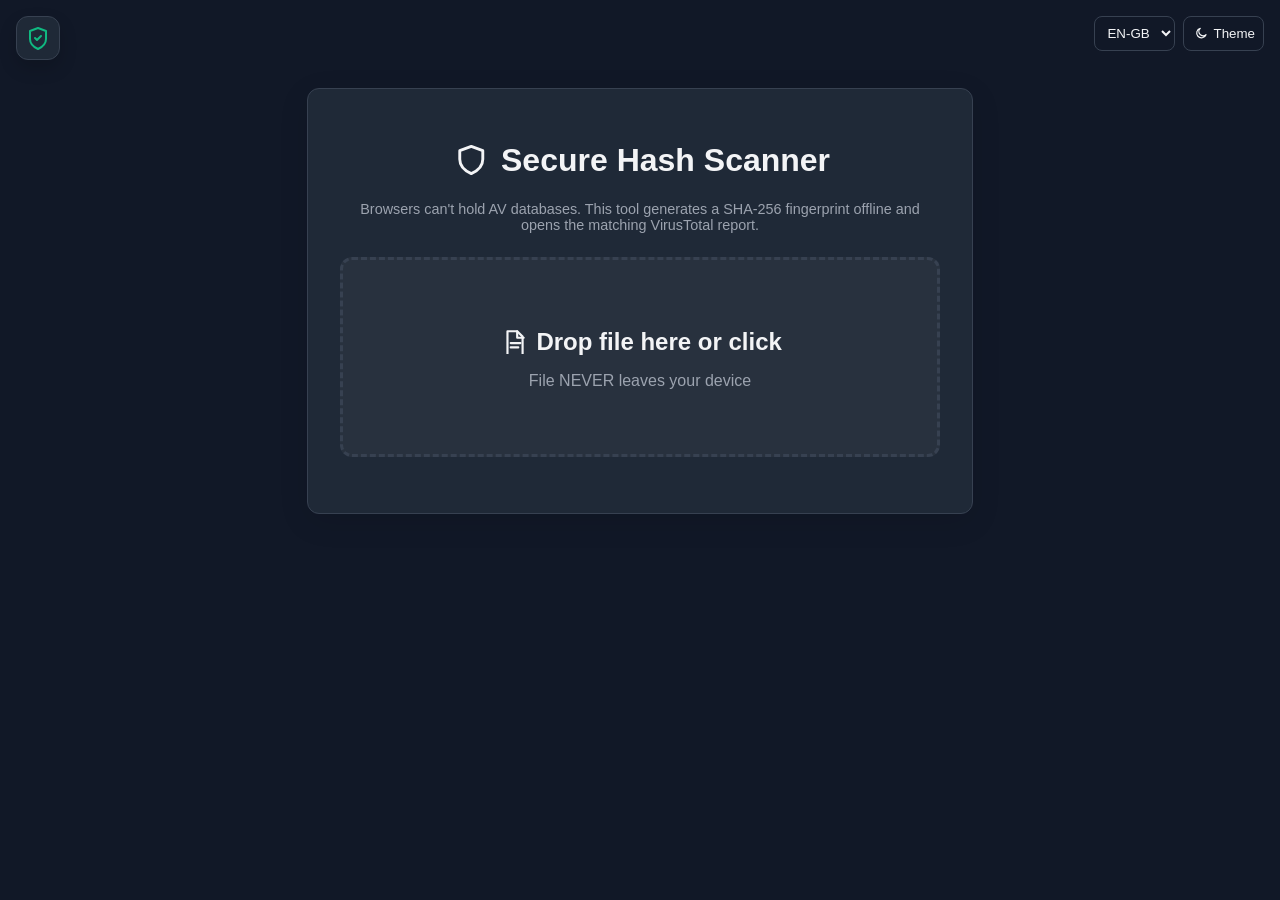
<file: anti-virus/index.html>
<!DOCTYPE html>
<html lang="en">
<head>
<meta charset="UTF-8">
<meta name="viewport" content="width=device-width, initial-scale=1.0">
<title>🛡️ Safe File Scanner</title>
<link rel="icon" href="/favicon.svg" type="image/svg+xml">
<style>
:root{--bg:#111827;--card:#1f2937;--pri:#10b981;--tx:#f3f4f6;--bor:#374151}
[data-theme="light"]{--bg:#f0f4f8;--card:#fff;--tx:#1e293b;--bor:#e2e8f0}
body{font-family:sans-serif;background:var(--bg);color:var(--tx);text-align:center;padding:5rem 2rem 2rem;transition:.3s}
.card{background:var(--card);max-width:600px;margin:0 auto;padding:2rem;border-radius:12px;border:1px solid var(--bor);box-shadow:0 8px 30px rgba(0,0,0,.1)}
.drop{border:3px dashed var(--bor);padding:3rem;border-radius:12px;margin:1.5rem 0;cursor:pointer;position:relative;background:rgba(128,128,128,.1);transition:.3s}
.drop:hover{border-color:var(--pri)}
.drop input{position:absolute;inset:0;opacity:0;cursor:pointer;width:100%}
.prog{height:10px;background:var(--bor);border-radius:5px;margin-top:1rem;display:none;overflow:hidden}
.fill{height:100%;background:var(--pri);width:0%;transition:width .1s}
.res{margin-top:1.5rem;padding:1rem;background:rgba(0,0,0,.2);border-radius:8px;word-break:break-all;display:none}
.btn{display:inline-block;margin-top:1rem;padding:.8rem 1.5rem;background:var(--pri);color:#fff;text-decoration:none;border-radius:8px;font-weight:bold;transition:.2s}
.btn:hover{transform:translateY(-2px);box-shadow:0 5px 15px rgba(16,185,129,.4)}
.home-link{position:absolute;top:1rem;left:1rem;width:42px;height:42px;display:inline-flex;align-items:center;justify-content:center;color:var(--tx);text-decoration:none;border-radius:12px;background:var(--card);border:1px solid var(--bor);box-shadow:0 8px 18px rgba(0,0,0,.16);transition:.2s}
.home-link svg{width:24px;height:24px;display:block;stroke:currentColor;stroke-width:2;stroke-linecap:round;stroke-linejoin:round;fill:none;color:var(--pri)}
.home-link:hover{transform:translateY(-2px);box-shadow:0 10px 22px rgba(16,185,129,.24)}
.controls{position:absolute;top:1rem;right:1rem;display:flex;gap:.5rem}
.controls select,.controls button{background:transparent;border:1px solid var(--bor);color:var(--tx);padding:.5rem;border-radius:8px;cursor:pointer}
.controls select option{background:var(--card);color:var(--tx)}
@media(max-width:640px){body{padding:5rem 1rem 1.5rem}.home-link{top:.85rem;left:.85rem}.controls{top:.85rem;right:.85rem}.card{padding:1.35rem}}
</style>
<script src="/assets/site-icons.js" defer></script>
</head>
<body>
<a class="home-link" href="https://carapuzland.github.io/" title="CarapuzLand" aria-label="CarapuzLand">
    <svg viewBox="0 0 24 24" aria-hidden="true"><path d="M20 13c0 5-3.5 8-8 10-4.5-2-8-5-8-10V5l8-3 8 3Z"/><path d="m9 12 2 2 4-4"/></svg>
</a>
<div class="controls">
    <select id="langSel" onchange="changeLang(this.value)">
        <option value="en-gb">EN-GB</option><option value="en-us">EN-US</option><option value="uk">UK</option><option value="ru">RU</option><option value="be">BE</option><option value="bg">BG</option><option value="hr">HR</option><option value="cs">CS</option><option value="da">DA</option><option value="nl">NL</option><option value="et">ET</option><option value="fi">FI</option><option value="fr">FR</option><option value="de">DE</option><option value="el">EL</option><option value="hu">HU</option><option value="ga">GA</option><option value="it">IT</option><option value="lv">LV</option><option value="lt">LT</option><option value="mt">MT</option><option value="pl">PL</option><option value="pt">PT</option><option value="ro">RO</option><option value="sk">SK</option><option value="sl">SL</option><option value="es">ES</option><option value="sv">SV</option>
    </select>
    <button id="themeBtn" onclick="toggleTheme()">🌓 Theme</button>
</div>
<div class="card">
    <h1 id="tTitle">🛡️ Secure Hash Scanner</h1>
    <p id="tLead" style="color:#9ca3af;font-size:0.9rem;margin-top:.5rem">
        Browsers can't hold AV databases. We generate a SHA-256 fingerprint of your file <b>offline</b> and check it against VirusTotal's database of 70+ antiviruses.
    </p>

    <div class="drop" id="drop">
        <h2 id="tDrop" style="margin-bottom:.5rem">📄 Drop file here</h2>
        <p id="tLocal" style="color:#9ca3af">File NEVER leaves your device</p>
        <input type="file" id="fi">
    </div>

    <div class="prog" id="prog"><div class="fill" id="fill"></div></div>
    <div id="stat" style="margin-top:.5rem;color:#9ca3af;font-weight:bold"></div>

    <div class="res" id="res">
        <div id="tHash" style="color:#9ca3af;font-size:.8rem;margin-bottom:.5rem">SHA-256 Hash:</div>
        <div id="hashOut" style="font-family:monospace;color:var(--pri);font-size:1.1rem"></div>
        <button id="copyBtn" class="btn" onclick="copyHash()" type="button">📋 Copy Hash</button>
        <a id="vtBtn" class="btn" href="#" target="_blank">🔍 Check on VirusTotal</a>
    </div>
</div>

<script>
const TR={
  en:{title:'🛡️ Secure Hash Scanner',lead:"Browsers can't hold AV databases. This tool generates a SHA-256 fingerprint offline and opens the matching VirusTotal report.",drop:'📄 Drop file here or click',local:'File NEVER leaves your device',theme:'🌓 Theme',hash:'SHA-256 Hash:',copy:'📋 Copy Hash',vt:'🔍 Check on VirusTotal',reading:'Reading file...',tooLarge:'⚠️ File too large for browser memory (max ~500MB).',hashing:'Calculating SHA-256...',done:'✅ Done!',copied:'Hash copied!',error:'❌ Error'},
  uk:{title:'🛡️ Безпечний сканер хешів',lead:'Браузер не може зберігати антивірусні бази. Інструмент локально створює SHA-256 відбиток файлу та відкриває відповідний звіт VirusTotal.',drop:'📄 Киньте файл сюди або натисніть',local:'Файл НІКОЛИ не залишає ваш пристрій',theme:'🌓 Тема',hash:'SHA-256 хеш:',copy:'📋 Скопіювати хеш',vt:'🔍 Перевірити у VirusTotal',reading:'Читання файлу...',tooLarge:'⚠️ Файл завеликий для памʼяті браузера (макс. ~500MB).',hashing:'Обчислення SHA-256...',done:'✅ Готово!',copied:'Хеш скопійовано!',error:'❌ Помилка'},
  ru:{title:'🛡️ Безопасный сканер хешей',lead:'Браузер не может хранить антивирусные базы. Инструмент локально создаёт SHA-256 отпечаток файла и открывает подходящий отчёт VirusTotal.',drop:'📄 Бросьте файл сюда или нажмите',local:'Файл НИКОГДА не покидает ваше устройство',theme:'🌓 Тема',hash:'SHA-256 хеш:',copy:'📋 Скопировать хеш',vt:'🔍 Проверить в VirusTotal',reading:'Чтение файла...',tooLarge:'⚠️ Файл слишком большой для памяти браузера (макс. ~500MB).',hashing:'Вычисление SHA-256...',done:'✅ Готово!',copied:'Хеш скопирован!',error:'❌ Ошибка'},
  de:{title:'🛡️ Sicherer Hash-Scanner',lead:'Browser können keine AV-Datenbanken speichern. Das Tool erzeugt lokal einen SHA-256-Fingerabdruck und öffnet den passenden VirusTotal-Bericht.',drop:'📄 Datei hier ablegen oder klicken',local:'Die Datei verlässt NIEMALS dein Gerät',theme:'🌓 Design',hash:'SHA-256-Hash:',copy:'📋 Hash kopieren',vt:'🔍 Auf VirusTotal prüfen',reading:'Datei wird gelesen...',tooLarge:'⚠️ Datei ist zu groß für den Browserspeicher (max. ~500MB).',hashing:'SHA-256 wird berechnet...',done:'✅ Fertig!',copied:'Hash kopiert!',error:'❌ Fehler'},
  fr:{title:'🛡️ Scanner de hash sécurisé',lead:'Le navigateur ne stocke pas de bases antivirus. Cet outil génère localement une empreinte SHA-256 et ouvre le rapport VirusTotal correspondant.',drop:'📄 Déposez un fichier ou cliquez',local:'Le fichier ne quitte JAMAIS votre appareil',theme:'🌓 Thème',hash:'Hash SHA-256 :',copy:'📋 Copier le hash',vt:'🔍 Vérifier sur VirusTotal',reading:'Lecture du fichier...',tooLarge:'⚠️ Fichier trop volumineux pour la mémoire du navigateur (max ~500MB).',hashing:'Calcul SHA-256...',done:'✅ Terminé !',copied:'Hash copié !',error:'❌ Erreur'},
  es:{title:'🛡️ Escáner seguro de hash',lead:'El navegador no guarda bases antivirus. Esta herramienta crea localmente una huella SHA-256 y abre el informe correspondiente en VirusTotal.',drop:'📄 Suelta un archivo o haz clic',local:'El archivo NUNCA sale de tu dispositivo',theme:'🌓 Tema',hash:'Hash SHA-256:',copy:'📋 Copiar hash',vt:'🔍 Revisar en VirusTotal',reading:'Leyendo archivo...',tooLarge:'⚠️ Archivo demasiado grande para la memoria del navegador (máx. ~500MB).',hashing:'Calculando SHA-256...',done:'✅ Listo!',copied:'Hash copiado!',error:'❌ Error'},
  it:{title:'🛡️ Scanner hash sicuro',lead:'Il browser non contiene database antivirus. Questo strumento genera localmente un’impronta SHA-256 e apre il report VirusTotal corrispondente.',drop:'📄 Trascina un file o clicca',local:'Il file non lascia MAI il tuo dispositivo',theme:'🌓 Tema',hash:'Hash SHA-256:',copy:'📋 Copia hash',vt:'🔍 Verifica su VirusTotal',reading:'Lettura file...',tooLarge:'⚠️ File troppo grande per la memoria del browser (max ~500MB).',hashing:'Calcolo SHA-256...',done:'✅ Fatto!',copied:'Hash copiato!',error:'❌ Errore'},
  pl:{title:'🛡️ Bezpieczny skaner hashy',lead:'Przeglądarka nie przechowuje baz antywirusowych. Narzędzie lokalnie tworzy odcisk SHA-256 i otwiera pasujący raport VirusTotal.',drop:'📄 Upuść plik lub kliknij',local:'Plik NIGDY nie opuszcza urządzenia',theme:'🌓 Motyw',hash:'Hash SHA-256:',copy:'📋 Kopiuj hash',vt:'🔍 Sprawdź w VirusTotal',reading:'Odczyt pliku...',tooLarge:'⚠️ Plik zbyt duży dla pamięci przeglądarki (maks. ~500MB).',hashing:'Obliczanie SHA-256...',done:'✅ Gotowe!',copied:'Hash skopiowany!',error:'❌ Błąd'},
  pt:{title:'🛡️ Scanner seguro de hash',lead:'O navegador não armazena bases antivírus. Esta ferramenta gera localmente uma impressão SHA-256 e abre o relatório correspondente no VirusTotal.',drop:'📄 Solte um arquivo ou clique',local:'O arquivo NUNCA sai do seu dispositivo',theme:'🌓 Tema',hash:'Hash SHA-256:',copy:'📋 Copiar hash',vt:'🔍 Verificar no VirusTotal',reading:'Lendo arquivo...',tooLarge:'⚠️ Arquivo grande demais para a memória do navegador (máx. ~500MB).',hashing:'Calculando SHA-256...',done:'✅ Pronto!',copied:'Hash copiado!',error:'❌ Erro'},
  nl:{title:'🛡️ Veilige hash-scanner',lead:'Browsers bevatten geen antivirusdatabases. Deze tool maakt lokaal een SHA-256-vingerafdruk en opent het passende VirusTotal-rapport.',drop:'📄 Sleep een bestand of klik',local:'Het bestand verlaat je apparaat NOOIT',theme:'🌓 Thema',hash:'SHA-256-hash:',copy:'📋 Hash kopiëren',vt:'🔍 Controleren op VirusTotal',reading:'Bestand lezen...',tooLarge:'⚠️ Bestand te groot voor browsergeheugen (max ~500MB).',hashing:'SHA-256 berekenen...',done:'✅ Klaar!',copied:'Hash gekopieerd!',error:'❌ Fout'},
  ro:{title:'🛡️ Scanner hash sigur',lead:'Browserul nu poate stoca baze antivirus. Instrumentul generează local o amprentă SHA-256 și deschide raportul VirusTotal potrivit.',drop:'📄 Trage un fișier sau apasă',local:'Fișierul NU părăsește dispozitivul',theme:'🌓 Temă',hash:'Hash SHA-256:',copy:'📋 Copiază hash-ul',vt:'🔍 Verifică pe VirusTotal',reading:'Se citește fișierul...',tooLarge:'⚠️ Fișier prea mare pentru memoria browserului (max ~500MB).',hashing:'Se calculează SHA-256...',done:'✅ Gata!',copied:'Hash copiat!',error:'❌ Eroare'},
  sv:{title:'🛡️ Säker hash-skanner',lead:'Webbläsare lagrar inte antivirusdatabaser. Verktyget skapar lokalt ett SHA-256-fingeravtryck och öppnar motsvarande VirusTotal-rapport.',drop:'📄 Släpp en fil eller klicka',local:'Filen lämnar ALDRIG din enhet',theme:'🌓 Tema',hash:'SHA-256-hash:',copy:'📋 Kopiera hash',vt:'🔍 Kontrollera på VirusTotal',reading:'Läser fil...',tooLarge:'⚠️ Filen är för stor för webbläsarminnet (max ~500MB).',hashing:'Beräknar SHA-256...',done:'✅ Klart!',copied:'Hash kopierad!',error:'❌ Fel'},
  cs:{title:'🛡️ Bezpečný hash skener',lead:'Prohlížeč neobsahuje antivirové databáze. Nástroj lokálně vytvoří otisk SHA-256 a otevře odpovídající report VirusTotal.',drop:'📄 Přetáhněte soubor nebo klikněte',local:'Soubor NIKDY neopustí vaše zařízení',theme:'🌓 Motiv',hash:'Hash SHA-256:',copy:'📋 Kopírovat hash',vt:'🔍 Zkontrolovat na VirusTotal',reading:'Čtení souboru...',tooLarge:'⚠️ Soubor je příliš velký pro paměť prohlížeče (max ~500MB).',hashing:'Výpočet SHA-256...',done:'✅ Hotovo!',copied:'Hash zkopírován!',error:'❌ Chyba'},
  hu:{title:'🛡️ Biztonságos hash-ellenőrző',lead:'A böngészők nem tárolnak vírusirtó adatbázisokat. Az eszköz helyben SHA-256 ujjlenyomatot készít, és megnyitja a megfelelő VirusTotal-jelentést.',drop:'📄 Húzz ide fájlt vagy kattints',local:'A fájl SOHA nem hagyja el az eszközöd',theme:'🌓 Téma',hash:'SHA-256 hash:',copy:'📋 Hash másolása',vt:'🔍 Ellenőrzés VirusTotalon',reading:'Fájl olvasása...',tooLarge:'⚠️ A fájl túl nagy a böngészőmemóriához (max ~500MB).',hashing:'SHA-256 számítása...',done:'✅ Kész!',copied:'Hash másolva!',error:'❌ Hiba'},
  el:{title:'🛡️ Ασφαλής σαρωτής hash',lead:'Το πρόγραμμα περιήγησης δεν αποθηκεύει βάσεις antivirus. Το εργαλείο δημιουργεί τοπικά αποτύπωμα SHA-256 και ανοίγει την αντίστοιχη αναφορά VirusTotal.',drop:'📄 Σύρετε αρχείο ή κάντε κλικ',local:'Το αρχείο δεν φεύγει ΠΟΤΕ από τη συσκευή σας',theme:'🌓 Θέμα',hash:'Hash SHA-256:',copy:'📋 Αντιγραφή hash',vt:'🔍 Έλεγχος στο VirusTotal',reading:'Ανάγνωση αρχείου...',tooLarge:'⚠️ Το αρχείο είναι πολύ μεγάλο για τη μνήμη του browser (μέγ. ~500MB).',hashing:'Υπολογισμός SHA-256...',done:'✅ Έτοιμο!',copied:'Το hash αντιγράφηκε!',error:'❌ Σφάλμα'}
};
Object.assign(TR,{
  'en-gb':{...TR.en},
  'en-us':{...TR.en},
  be:{title:'🛡️ Бяспечны hash-сканер',lead:'Браўзер не можа захоўваць антывірусныя базы. Інструмент лакальна стварае SHA-256 адбітак і адкрывае адпаведную справаздачу VirusTotal.',drop:'📄 Перацягніце файл сюды або націсніце',local:'Файл НІКОЛІ не пакідае вашу прыладу',theme:'🌓 Тэма',hash:'SHA-256 hash:',copy:'📋 Капіяваць hash',vt:'🔍 Праверыць у VirusTotal',reading:'Чытанне файла...',tooLarge:'⚠️ Файл занадта вялікі для памяці браўзера (макс. ~500MB).',hashing:'Разлік SHA-256...',done:'✅ Гатова!',copied:'Hash скапіяваны!',error:'❌ Памылка'},
  bg:{title:'🛡️ Сигурен hash скенер',lead:'Браузърът не съхранява антивирусни бази. Инструментът локално създава SHA-256 отпечатък и отваря съответния отчет във VirusTotal.',drop:'📄 Пуснете файл тук или кликнете',local:'Файлът НИКОГА не напуска устройството',theme:'🌓 Тема',hash:'SHA-256 hash:',copy:'📋 Копирай hash',vt:'🔍 Провери във VirusTotal',reading:'Четене на файл...',tooLarge:'⚠️ Файлът е твърде голям за паметта на браузъра (макс. ~500MB).',hashing:'Изчисляване на SHA-256...',done:'✅ Готово!',copied:'Hash копиран!',error:'❌ Грешка'},
  hr:{title:'🛡️ Sigurni hash skener',lead:'Preglednik ne može držati antivirusne baze. Alat lokalno stvara SHA-256 otisak i otvara odgovarajuće VirusTotal izvješće.',drop:'📄 Ispustite datoteku ili kliknite',local:'Datoteka NIKADA ne napušta vaš uređaj',theme:'🌓 Tema',hash:'SHA-256 hash:',copy:'📋 Kopiraj hash',vt:'🔍 Provjeri na VirusTotalu',reading:'Čitanje datoteke...',tooLarge:'⚠️ Datoteka je prevelika za memoriju preglednika (max ~500MB).',hashing:'Izračun SHA-256...',done:'✅ Gotovo!',copied:'Hash kopiran!',error:'❌ Greška'},
  da:{title:'🛡️ Sikker hash-scanner',lead:'Browseren kan ikke rumme antivirusdatabaser. Værktøjet laver lokalt et SHA-256-fingeraftryk og åbner den matchende VirusTotal-rapport.',drop:'📄 Slip fil her eller klik',local:'Filen forlader ALDRIG din enhed',theme:'🌓 Tema',hash:'SHA-256-hash:',copy:'📋 Kopiér hash',vt:'🔍 Tjek på VirusTotal',reading:'Læser fil...',tooLarge:'⚠️ Filen er for stor til browserhukommelsen (max ~500MB).',hashing:'Beregner SHA-256...',done:'✅ Færdig!',copied:'Hash kopieret!',error:'❌ Fejl'},
  et:{title:'🛡️ Turvaline hash-skanner',lead:'Brauser ei hoia viirusetõrje andmebaase. Tööriist loob kohapeal SHA-256 sõrmejälje ja avab vastava VirusTotali raporti.',drop:'📄 Lohista fail siia või klõpsa',local:'Fail EI lahku kunagi sinu seadmest',theme:'🌓 Teema',hash:'SHA-256 hash:',copy:'📋 Kopeeri hash',vt:'🔍 Kontrolli VirusTotalis',reading:'Faili lugemine...',tooLarge:'⚠️ Fail on brauseri mälu jaoks liiga suur (max ~500MB).',hashing:'SHA-256 arvutamine...',done:'✅ Valmis!',copied:'Hash kopeeritud!',error:'❌ Viga'},
  fi:{title:'🛡️ Turvallinen hash-skanneri',lead:'Selain ei voi sisältää virustorjuntatietokantoja. Työkalu luo paikallisesti SHA-256-sormenjäljen ja avaa vastaavan VirusTotal-raportin.',drop:'📄 Pudota tiedosto tai klikkaa',local:'Tiedosto EI KOSKAAN poistu laitteeltasi',theme:'🌓 Teema',hash:'SHA-256-hash:',copy:'📋 Kopioi hash',vt:'🔍 Tarkista VirusTotalissa',reading:'Luetaan tiedostoa...',tooLarge:'⚠️ Tiedosto on liian suuri selaimen muistille (max ~500MB).',hashing:'Lasketaan SHA-256...',done:'✅ Valmis!',copied:'Hash kopioitu!',error:'❌ Virhe'},
  ga:{title:'🛡️ Scanóir hash slán',lead:'Ní choinníonn brabhsálaithe bunachair antivirus. Cruthaíonn an uirlis lorg SHA-256 go háitiúil agus osclaíonn sí an tuairisc VirusTotal mheaitseála.',drop:'📄 Scaoil comhad anseo nó cliceáil',local:'Ní fhágann an comhad do ghléas RIAMH',theme:'🌓 Téama',hash:'Hash SHA-256:',copy:'📋 Cóipeáil hash',vt:'🔍 Seiceáil ar VirusTotal',reading:'Comhad á léamh...',tooLarge:'⚠️ Tá an comhad ró-mhór do chuimhne an bhrabhsálaí (uasmh. ~500MB).',hashing:'SHA-256 á ríomh...',done:'✅ Déanta!',copied:'Hash cóipeáilte!',error:'❌ Earráid'},
  lv:{title:'🛡️ Drošs hash skeneris',lead:'Pārlūks neglabā antivīrusu datubāzes. Rīks lokāli izveido SHA-256 nospiedumu un atver atbilstošo VirusTotal pārskatu.',drop:'📄 Nometiet failu vai klikšķiniet',local:'Fails NEKAD neatstāj jūsu ierīci',theme:'🌓 Motīvs',hash:'SHA-256 hash:',copy:'📋 Kopēt hash',vt:'🔍 Pārbaudīt VirusTotal',reading:'Faila lasīšana...',tooLarge:'⚠️ Fails ir pārāk liels pārlūka atmiņai (maks. ~500MB).',hashing:'Aprēķina SHA-256...',done:'✅ Gatavs!',copied:'Hash nokopēts!',error:'❌ Kļūda'},
  lt:{title:'🛡️ Saugus hash skeneris',lead:'Naršyklė nelaiko antivirusinių duomenų bazių. Įrankis lokaliai sukuria SHA-256 atspaudą ir atidaro atitinkamą VirusTotal ataskaitą.',drop:'📄 Įmeskite failą arba spustelėkite',local:'Failas NIEKADA nepalieka jūsų įrenginio',theme:'🌓 Tema',hash:'SHA-256 hash:',copy:'📋 Kopijuoti hash',vt:'🔍 Tikrinti VirusTotal',reading:'Skaitomas failas...',tooLarge:'⚠️ Failas per didelis naršyklės atminčiai (maks. ~500MB).',hashing:'Skaičiuojamas SHA-256...',done:'✅ Baigta!',copied:'Hash nukopijuotas!',error:'❌ Klaida'},
  mt:{title:'🛡️ Scanner hash sigur',lead:'Il-browser ma jistax iżomm databases antivirus. L-għodda toħloq marka SHA-256 lokalment u tiftaħ ir-rapport VirusTotal korrispondenti.',drop:'📄 Waqqa fajl hawn jew ikklikkja',local:'Il-fajl QATT ma jitlaq mill-apparat tiegħek',theme:'🌓 Tema',hash:'Hash SHA-256:',copy:'📋 Ikkopja hash',vt:'🔍 Iċċekkja fuq VirusTotal',reading:'Qari tal-fajl...',tooLarge:'⚠️ Il-fajl huwa kbir wisq għall-memorja tal-browser (mass. ~500MB).',hashing:'Qed jiġi kkalkulat SHA-256...',done:'✅ Lest!',copied:'Hash ikkupjat!',error:'❌ Żball'},
  sk:{title:'🛡️ Bezpečný hash skener',lead:'Prehliadač neobsahuje antivírusové databázy. Nástroj lokálne vytvorí odtlačok SHA-256 a otvorí zodpovedajúci report VirusTotal.',drop:'📄 Presuňte súbor alebo kliknite',local:'Súbor NIKDY neopustí vaše zariadenie',theme:'🌓 Motív',hash:'SHA-256 hash:',copy:'📋 Kopírovať hash',vt:'🔍 Skontrolovať na VirusTotal',reading:'Čítanie súboru...',tooLarge:'⚠️ Súbor je príliš veľký pre pamäť prehliadača (max ~500MB).',hashing:'Výpočet SHA-256...',done:'✅ Hotovo!',copied:'Hash skopírovaný!',error:'❌ Chyba'},
  sl:{title:'🛡️ Varen hash skener',lead:'Brskalnik ne more hraniti antivirusnih baz. Orodje lokalno ustvari prstni odtis SHA-256 in odpre ustrezno poročilo VirusTotal.',drop:'📄 Spustite datoteko ali kliknite',local:'Datoteka NIKOLI ne zapusti vaše naprave',theme:'🌓 Tema',hash:'SHA-256 hash:',copy:'📋 Kopiraj hash',vt:'🔍 Preveri na VirusTotal',reading:'Branje datoteke...',tooLarge:'⚠️ Datoteka je prevelika za pomnilnik brskalnika (največ ~500MB).',hashing:'Izračun SHA-256...',done:'✅ Končano!',copied:'Hash kopiran!',error:'❌ Napaka'}
});
const savedAvLang=localStorage.getItem('avLang');
let lang=savedAvLang==='en'?'en-gb':(TR[savedAvLang]?savedAvLang:'en-gb');
const t=k=>(TR[lang]&&TR[lang][k])||TR.en[k]||k;
function applyUI(){
    document.documentElement.lang=lang;
    langSel.value=lang;
    tTitle.textContent=t('title'); tLead.innerHTML=t('lead'); tDrop.textContent=t('drop');
    tLocal.textContent=t('local'); themeBtn.textContent=t('theme'); tHash.textContent=t('hash');
    copyBtn.textContent=t('copy'); vtBtn.textContent=t('vt');
}
function changeLang(l){lang=TR[l]?l:'en-gb';localStorage.setItem('avLang',lang);applyUI()}
function toggleTheme(){
    const light=document.documentElement.getAttribute('data-theme')==='light';
    document.documentElement.setAttribute('data-theme',light?'':'light');
    localStorage.setItem('avTheme',light?'dark':'light');
}
if(localStorage.getItem('avTheme')==='light') document.documentElement.setAttribute('data-theme','light');
const fi=document.getElementById('fi'), fill=document.getElementById('fill'),
      prog=document.getElementById('prog'), stat=document.getElementById('stat'),
      res=document.getElementById('res'), hashOut=document.getElementById('hashOut'),
      vtBtn=document.getElementById('vtBtn');

fi.addEventListener('change', e=>scanFile(e.target.files[0]));

['dragenter','dragover'].forEach(ev=>drop.addEventListener(ev,e=>{
    e.preventDefault(); drop.style.borderColor='var(--pri)';
}));
['dragleave','drop'].forEach(ev=>drop.addEventListener(ev,e=>{
    e.preventDefault(); drop.style.borderColor='var(--bor)';
}));
drop.addEventListener('drop',e=>scanFile(e.dataTransfer.files[0]));

async function scanFile(file){
    if(!file)return;
    prog.style.display='block'; res.style.display='none'; fill.style.width='0%';
    stat.textContent=t('reading');

    if(file.size > 500*1024*1024) {
        stat.textContent=t('tooLarge');
        return;
    }

    const reader=new FileReader();
    reader.onload=async(ev)=>{
        stat.textContent=t('hashing');
        fill.style.width='50%';
        try{
            const hashBuffer=await crypto.subtle.digest('SHA-256', ev.target.result);
            const hashArr=Array.from(new Uint8Array(hashBuffer));
            const hashHex=hashArr.map(b=>b.toString(16).padStart(2,'0')).join('');

            fill.style.width='100%';
            stat.textContent=t('done');
            hashOut.textContent=hashHex;
            vtBtn.href=`https://www.virustotal.com/gui/file/${hashHex}`;
            res.style.display='block';
        }catch(err){stat.textContent=`${t('error')}: ${err.message}`;}
    };
    reader.onprogress=(ev)=>{if(ev.lengthComputable) fill.style.width=(ev.loaded/ev.total*50)+'%';};
    reader.readAsArrayBuffer(file);
}

function copyHash(){
    if(!hashOut.textContent)return;
    navigator.clipboard.writeText(hashOut.textContent);
    stat.textContent=t('copied');
}
applyUI();
</script>
</body>
</html>
</file>
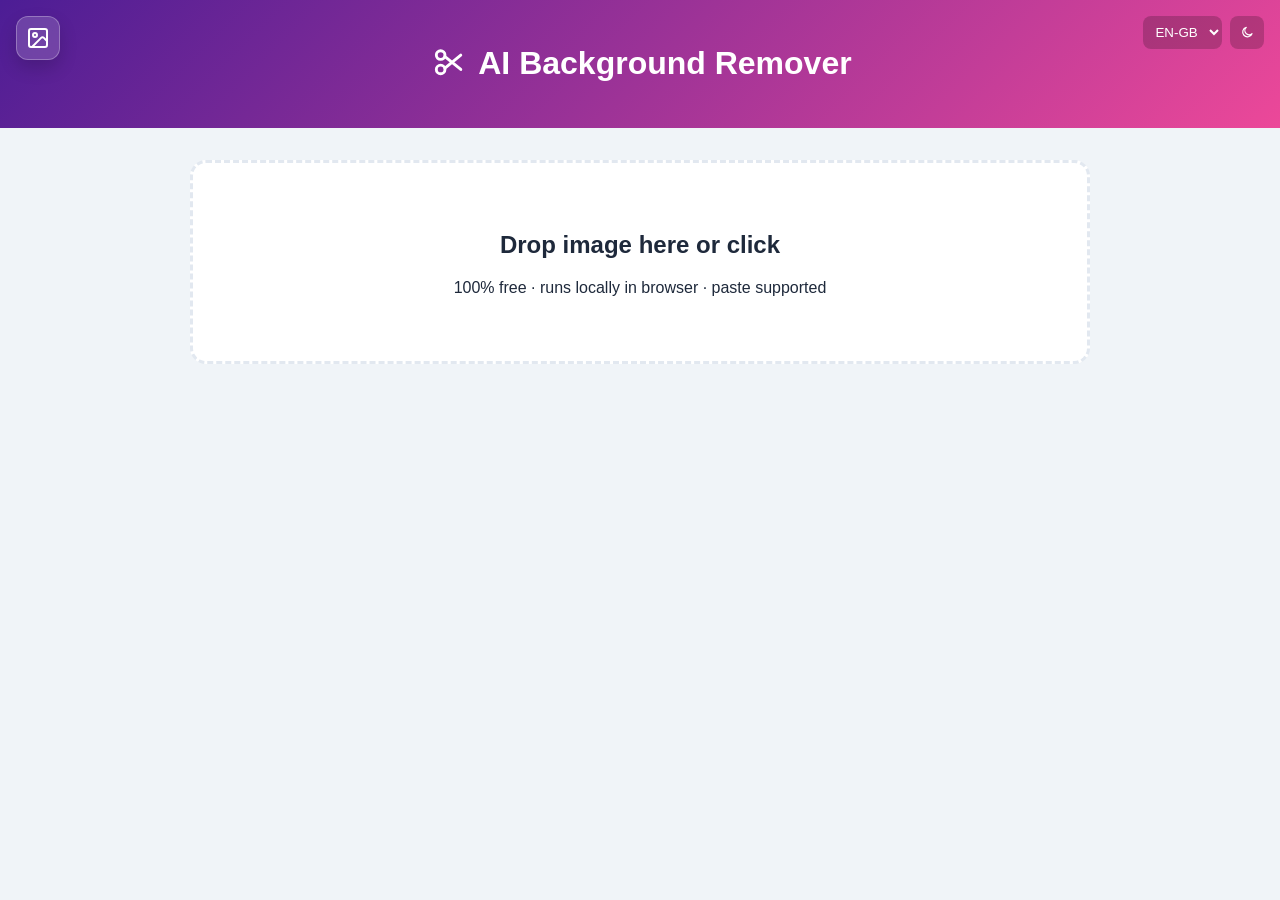
<file: bg-remove/index.html>
<!DOCTYPE html>
<html lang="en">
<head>
<meta charset="UTF-8">
<meta name="viewport" content="width=device-width, initial-scale=1.0">
<title>✂️ AI BG Remover</title>
<link rel="icon" href="/favicon.svg" type="image/svg+xml">
<style>
:root{--bg:#f0f4f8;--card:#fff;--pri:#ec4899;--tx:#1e293b;--bor:#e2e8f0;--r:16px}
[data-theme="dark"]{--bg:#0f172a;--card:#1e293b;--tx:#f1f5f9;--bor:#334155}
body{font-family:sans-serif;background:var(--bg);color:var(--tx);margin:0;transition:.3s}
.hdr{background:linear-gradient(135deg,#4c1d95,#ec4899);color:#fff;padding:1.5rem 7rem;text-align:center;position:relative}
.hdr-home{position:absolute;top:1rem;left:1rem;width:42px;height:42px;display:inline-flex;align-items:center;justify-content:center;color:#fff;text-decoration:none;border-radius:12px;background:rgba(255,255,255,.16);border:1px solid rgba(255,255,255,.28);box-shadow:0 8px 18px rgba(0,0,0,.16);backdrop-filter:blur(8px);transition:.2s}
.hdr-home svg{width:24px;height:24px;display:block;stroke:currentColor;stroke-width:2;stroke-linecap:round;stroke-linejoin:round;fill:none}
.hdr-home:hover{transform:translateY(-2px);background:rgba(255,255,255,.24)}
.hdr-btns{position:absolute;top:1rem;right:1rem;display:flex;gap:.5rem}
.hdr-btns select,.hdr-btns button{background:rgba(0,0,0,.2);color:#fff;border:none;border-radius:8px;padding:.5rem;cursor:pointer}
@media(max-width:640px){.hdr{padding:4.25rem 1rem 1.25rem}.hdr-home{top:.85rem;left:.85rem}.hdr-btns{top:.85rem;right:.85rem}}
.wrap{max-width:900px;margin:2rem auto;padding:0 1rem}
.drop{border:3px dashed var(--bor);padding:3rem 1rem;text-align:center;border-radius:var(--r);background:var(--card);cursor:pointer;position:relative}
.drop input{position:absolute;inset:0;opacity:0;cursor:pointer;width:100%}
.editor{display:none;background:var(--card);padding:1.5rem;border-radius:var(--r);text-align:center;box-shadow:0 8px 30px rgba(0,0,0,.1)}
.canvas-wrap{background-image:linear-gradient(45deg,#ccc 25%,transparent 25%),linear-gradient(-45deg,#ccc 25%,transparent 25%),linear-gradient(45deg,transparent 75%,#ccc 75%),linear-gradient(-45deg,transparent 75%,#ccc 75%);background-size:20px 20px;background-position:0 0,0 10px,10px -10px,-10px 0;display:inline-block;border-radius:8px;border:1px solid var(--bor);overflow:hidden}
canvas{max-width:100%;display:block;cursor:crosshair}
.tools{display:flex;gap:1rem;justify-content:center;margin:1rem 0;flex-wrap:wrap;align-items:center}
.btn{padding:.8rem 1.5rem;background:var(--pri);color:#fff;border:none;border-radius:8px;cursor:pointer;font-weight:bold;transition:.2s}
.btn.active{box-shadow:0 0 0 3px var(--tx)}
.btn.out{background:transparent;border:2px solid var(--bor);color:var(--tx)}
#prog{height:8px;background:var(--bor);border-radius:4px;margin-top:1rem;overflow:hidden;display:none}
#fill{height:100%;background:var(--pri);width:0%}
</style>
<script type="module">
  import imglyRemoveBackground from "https://esm.sh/@imgly/background-removal@1.4.3?bundle";
  window.imglyRemoveBackground = imglyRemoveBackground;
</script>
<script src="/assets/site-icons.js" defer></script>
</head>
<body>
<div class="hdr">
  <a class="hdr-home" href="https://carapuzland.github.io/" title="CarapuzLand" aria-label="CarapuzLand">
    <svg viewBox="0 0 24 24" aria-hidden="true"><rect x="3" y="3" width="18" height="18" rx="2"/><circle cx="9" cy="9" r="2"/><path d="m21 15-3.1-3.1a2 2 0 0 0-2.8 0L6 21"/></svg>
  </a>
  <div class="hdr-btns">
    <select id="langSel" onchange="chLang(this.value)"><option value="en-gb">EN-GB</option><option value="en-us">EN-US</option><option value="uk">UK</option><option value="ru">RU</option><option value="be">BE</option><option value="bg">BG</option><option value="hr">HR</option><option value="cs">CS</option><option value="da">DA</option><option value="nl">NL</option><option value="et">ET</option><option value="fi">FI</option><option value="fr">FR</option><option value="de">DE</option><option value="el">EL</option><option value="hu">HU</option><option value="ga">GA</option><option value="it">IT</option><option value="lv">LV</option><option value="lt">LT</option><option value="mt">MT</option><option value="pl">PL</option><option value="pt">PT</option><option value="ro">RO</option><option value="sk">SK</option><option value="sl">SL</option><option value="es">ES</option><option value="sv">SV</option></select>
    <button onclick="document.documentElement.setAttribute('data-theme',document.documentElement.getAttribute('data-theme')==='dark'?'':'dark');localStorage.setItem('bgTheme',document.documentElement.getAttribute('data-theme'))">🌓</button>
  </div>
  <h1 id="tTitle">✂️ AI Background Remover</h1>
</div>

<div class="wrap">
  <div class="drop" id="dropZ">
    <h2 id="tDrop">Drop image here or click</h2>
    <p id="tSub">100% Free · Runs locally in browser</p>
    <input type="file" id="fi" accept="image/*">
  </div>

  <div id="loader" style="display:none;text-align:center;margin:2rem">
    <h2 id="tLoad">Loading AI...</h2>
    <div id="prog"><div id="fill"></div></div>
  </div>

  <div class="editor" id="editor">
    <h3 id="tEdit">Draw to edit mask</h3>
    <div class="tools">
      <button class="btn active" id="bErase" onclick="setMode('erase')">🔴 Erase</button>
      <button class="btn out" id="bRestore" onclick="setMode('restore')">🟢 Restore</button>
      <label><span id="tSize">Size</span>: <input type="range" id="brushSize" min="5" max="100" value="30"></label>
    </div>
    <div class="canvas-wrap"><canvas id="cvs"></canvas></div>
    <div class="tools">
      <button class="btn" id="bSave" onclick="download()">💾 Download PNG</button>
      <button class="btn out" id="bNew" onclick="location.reload()">🔄 New Image</button>
    </div>
  </div>
</div>

<script>
if(localStorage.getItem('bgTheme')==='dark') document.documentElement.setAttribute('data-theme','dark');
const TR={
  en:{title:'✂️ AI BG Remover',drop:'Drop image here or click',sub:'100% free · runs locally in browser · paste supported',load:'Processing...',erase:'🔴 Erase',restore:'🟢 Restore',save:'💾 Download PNG',edit:'Draw to edit mask',size:'Size',next:'🔄 New Image',err:'Background removal failed'},
  uk:{title:'✂️ Видалення фону',drop:'Киньте фото сюди або натисніть',sub:'100% безкоштовно · працює локально в браузері · підтримує вставлення',load:'Обробка...',erase:'🔴 Стерти',restore:'🟢 Відновити',save:'💾 Завантажити PNG',edit:'Малюйте для редагування маски',size:'Розмір',next:'🔄 Нове зображення',err:'Не вдалося видалити фон'},
  ru:{title:'✂️ Удаление фона',drop:'Бросьте фото сюда или нажмите',sub:'100% бесплатно · работает локально в браузере · поддерживает вставку',load:'Обработка...',erase:'🔴 Стереть',restore:'🟢 Восстановить',save:'💾 Скачать PNG',edit:'Рисуйте для правки маски',size:'Размер',next:'🔄 Новое изображение',err:'Не удалось удалить фон'},
  de:{title:'✂️ Hintergrund entfernen',drop:'Bild hier ablegen oder klicken',sub:'100% kostenlos · läuft lokal im Browser · Einfügen unterstützt',load:'Wird verarbeitet...',erase:'🔴 Entfernen',restore:'🟢 Wiederherstellen',save:'💾 PNG herunterladen',edit:'Maske zum Bearbeiten zeichnen',size:'Größe',next:'🔄 Neues Bild',err:'Hintergrund konnte nicht entfernt werden'},
  fr:{title:'✂️ Supprimer le fond',drop:'Déposez une image ou cliquez',sub:'100% gratuit · local dans le navigateur · collage pris en charge',load:'Traitement...',erase:'🔴 Effacer',restore:'🟢 Restaurer',save:'💾 Télécharger PNG',edit:'Dessinez pour modifier le masque',size:'Taille',next:'🔄 Nouvelle image',err:'La suppression du fond a échoué'},
  es:{title:'✂️ Quitar fondo',drop:'Suelta una imagen o haz clic',sub:'100% gratis · local en el navegador · admite pegar',load:'Procesando...',erase:'🔴 Borrar',restore:'🟢 Restaurar',save:'💾 Descargar PNG',edit:'Dibuja para editar la máscara',size:'Tamaño',next:'🔄 Nueva imagen',err:'No se pudo quitar el fondo'},
  it:{title:'✂️ Rimuovi sfondo',drop:'Trascina un’immagine o clicca',sub:'100% gratis · locale nel browser · incolla supportato',load:'Elaborazione...',erase:'🔴 Cancella',restore:'🟢 Ripristina',save:'💾 Scarica PNG',edit:'Disegna per modificare la maschera',size:'Dimensione',next:'🔄 Nuova immagine',err:'Rimozione sfondo non riuscita'},
  pl:{title:'✂️ Usuwanie tła',drop:'Upuść obraz lub kliknij',sub:'100% za darmo · lokalnie w przeglądarce · obsługa wklejania',load:'Przetwarzanie...',erase:'🔴 Usuń',restore:'🟢 Przywróć',save:'💾 Pobierz PNG',edit:'Rysuj, aby edytować maskę',size:'Rozmiar',next:'🔄 Nowy obraz',err:'Nie udało się usunąć tła'},
  pt:{title:'✂️ Remover fundo',drop:'Solte uma imagem ou clique',sub:'100% grátis · local no navegador · colar suportado',load:'Processando...',erase:'🔴 Apagar',restore:'🟢 Restaurar',save:'💾 Baixar PNG',edit:'Desenhe para editar a máscara',size:'Tamanho',next:'🔄 Nova imagem',err:'Falha ao remover o fundo'},
  nl:{title:'✂️ Achtergrond verwijderen',drop:'Sleep een afbeelding of klik',sub:'100% gratis · lokaal in de browser · plakken ondersteund',load:'Verwerken...',erase:'🔴 Wissen',restore:'🟢 Herstellen',save:'💾 PNG downloaden',edit:'Teken om het masker te bewerken',size:'Grootte',next:'🔄 Nieuwe afbeelding',err:'Achtergrond verwijderen mislukt'},
  ro:{title:'✂️ Eliminare fundal',drop:'Trage o imagine aici sau apasă',sub:'100% gratuit · local în browser · lipire acceptată',load:'Se procesează...',erase:'🔴 Șterge',restore:'🟢 Restaurează',save:'💾 Descarcă PNG',edit:'Desenează pentru a edita masca',size:'Dimensiune',next:'🔄 Imagine nouă',err:'Eliminarea fundalului a eșuat'},
  sv:{title:'✂️ Ta bort bakgrund',drop:'Släpp en bild här eller klicka',sub:'100% gratis · körs lokalt i webbläsaren · klistra in stöds',load:'Bearbetar...',erase:'🔴 Radera',restore:'🟢 Återställ',save:'💾 Ladda ned PNG',edit:'Rita för att redigera masken',size:'Storlek',next:'🔄 Ny bild',err:'Bakgrunden kunde inte tas bort'},
  cs:{title:'✂️ Odstranit pozadí',drop:'Přetáhněte obrázek nebo klikněte',sub:'100% zdarma · lokálně v prohlížeči · podporuje vložení',load:'Zpracování...',erase:'🔴 Vymazat',restore:'🟢 Obnovit',save:'💾 Stáhnout PNG',edit:'Kreslením upravíte masku',size:'Velikost',next:'🔄 Nový obrázek',err:'Odstranění pozadí selhalo'},
  hu:{title:'✂️ Háttér eltávolítása',drop:'Húzz ide egy képet vagy kattints',sub:'100% ingyenes · helyben fut a böngészőben · beillesztés támogatott',load:'Feldolgozás...',erase:'🔴 Törlés',restore:'🟢 Visszaállítás',save:'💾 PNG letöltése',edit:'Rajzzal szerkeszd a maszkot',size:'Méret',next:'🔄 Új kép',err:'A háttér eltávolítása sikertelen'},
  el:{title:'✂️ Αφαίρεση φόντου',drop:'Σύρετε εικόνα εδώ ή κάντε κλικ',sub:'100% δωρεάν · τοπικά στο πρόγραμμα περιήγησης · υποστήριξη επικόλλησης',load:'Επεξεργασία...',erase:'🔴 Διαγραφή',restore:'🟢 Επαναφορά',save:'💾 Λήψη PNG',edit:'Σχεδιάστε για επεξεργασία μάσκας',size:'Μέγεθος',next:'🔄 Νέα εικόνα',err:'Η αφαίρεση φόντου απέτυχε'}
};
Object.assign(TR,{
  'en-gb':{...TR.en,title:'✂️ AI Background Remover'},
  'en-us':{...TR.en,title:'✂️ AI Background Remover'},
  be:{title:'✂️ Выдаленне фону',drop:'Перацягніце выяву сюды або націсніце',sub:'100% бясплатна · працуе лакальна ў браўзеры · падтрымлівае ўстаўку',load:'Апрацоўка...',erase:'🔴 Сцерці',restore:'🟢 Аднавіць',save:'💾 Спампаваць PNG',edit:'Малюйце, каб змяніць маску',size:'Памер',next:'🔄 Новая выява',err:'Не ўдалося выдаліць фон'},
  bg:{title:'✂️ Премахване на фон',drop:'Пуснете изображение тук или кликнете',sub:'100% безплатно · работи локално в браузъра · поддържа поставяне',load:'Обработка...',erase:'🔴 Изтрий',restore:'🟢 Възстанови',save:'💾 Изтегли PNG',edit:'Рисувайте, за да редактирате маската',size:'Размер',next:'🔄 Ново изображение',err:'Премахването на фона не успя'},
  hr:{title:'✂️ Uklanjanje pozadine',drop:'Ispustite sliku ovdje ili kliknite',sub:'100% besplatno · radi lokalno u pregledniku · podržava lijepljenje',load:'Obrada...',erase:'🔴 Izbriši',restore:'🟢 Vrati',save:'💾 Preuzmi PNG',edit:'Crtajte za uređivanje maske',size:'Veličina',next:'🔄 Nova slika',err:'Uklanjanje pozadine nije uspjelo'},
  da:{title:'✂️ Fjern baggrund',drop:'Slip billede her eller klik',sub:'100% gratis · kører lokalt i browseren · indsæt understøttet',load:'Behandler...',erase:'🔴 Slet',restore:'🟢 Gendan',save:'💾 Download PNG',edit:'Tegn for at redigere masken',size:'Størrelse',next:'🔄 Nyt billede',err:'Fjernelse af baggrund mislykkedes'},
  et:{title:'✂️ Tausta eemaldamine',drop:'Lohista pilt siia või klõpsa',sub:'100% tasuta · töötab brauseris kohapeal · kleepimine toetatud',load:'Töötlemine...',erase:'🔴 Kustuta',restore:'🟢 Taasta',save:'💾 Laadi PNG alla',edit:'Maski muutmiseks joonista',size:'Suurus',next:'🔄 Uus pilt',err:'Tausta eemaldamine ebaõnnestus'},
  fi:{title:'✂️ Taustan poisto',drop:'Pudota kuva tähän tai klikkaa',sub:'100% ilmainen · toimii paikallisesti selaimessa · liittäminen tuettu',load:'Käsitellään...',erase:'🔴 Poista',restore:'🟢 Palauta',save:'💾 Lataa PNG',edit:'Muokkaa maskia piirtämällä',size:'Koko',next:'🔄 Uusi kuva',err:'Taustan poisto epäonnistui'},
  ga:{title:'✂️ Bain cúlra',drop:'Scaoil íomhá anseo nó cliceáil',sub:'100% saor in aisce · ritheann sé go háitiúil sa bhrabhsálaí · tacaítear le greamú',load:'Á phróiseáil...',erase:'🔴 Scrios',restore:'🟢 Athchóirigh',save:'💾 Íoslódáil PNG',edit:'Tarraing chun an masc a chur in eagar',size:'Méid',next:'🔄 Íomhá nua',err:'Theip ar bhaint an chúlra'},
  lv:{title:'✂️ Fona noņemšana',drop:'Nometiet attēlu šeit vai klikšķiniet',sub:'100% bez maksas · darbojas lokāli pārlūkā · atbalsta ielīmēšanu',load:'Apstrāde...',erase:'🔴 Dzēst',restore:'🟢 Atjaunot',save:'💾 Lejupielādēt PNG',edit:'Zīmējiet, lai labotu masku',size:'Izmērs',next:'🔄 Jauns attēls',err:'Fona noņemšana neizdevās'},
  lt:{title:'✂️ Fono šalinimas',drop:'Įmeskite vaizdą čia arba spustelėkite',sub:'100% nemokamai · veikia lokaliai naršyklėje · palaiko įklijavimą',load:'Apdorojama...',erase:'🔴 Ištrinti',restore:'🟢 Atkurti',save:'💾 Atsisiųsti PNG',edit:'Pieškite, kad redaguotumėte kaukę',size:'Dydis',next:'🔄 Naujas vaizdas',err:'Fono pašalinti nepavyko'},
  mt:{title:'✂️ Neħħi l-isfond',drop:'Waqqa stampa hawn jew ikklikkja',sub:'100% b’xejn · jaħdem lokalment fil-browser · paste appoġġjat',load:'Qed jiġi pproċessat...',erase:'🔴 Ħassar',restore:'🟢 Irrestawra',save:'💾 Niżżel PNG',edit:'Pinġi biex teditja l-maskra',size:'Daqs',next:'🔄 Stampa ġdida',err:'It-tneħħija tal-isfond falliet'},
  sk:{title:'✂️ Odstránenie pozadia',drop:'Presuňte obrázok sem alebo kliknite',sub:'100% zadarmo · beží lokálne v prehliadači · podporuje vloženie',load:'Spracovanie...',erase:'🔴 Vymazať',restore:'🟢 Obnoviť',save:'💾 Stiahnuť PNG',edit:'Kreslením upravte masku',size:'Veľkosť',next:'🔄 Nový obrázok',err:'Odstránenie pozadia zlyhalo'},
  sl:{title:'✂️ Odstranjevanje ozadja',drop:'Spustite sliko sem ali kliknite',sub:'100% brezplačno · deluje lokalno v brskalniku · podpira lepljenje',load:'Obdelava...',erase:'🔴 Izbriši',restore:'🟢 Obnovi',save:'💾 Prenesi PNG',edit:'Rišite za urejanje maske',size:'Velikost',next:'🔄 Nova slika',err:'Odstranjevanje ozadja ni uspelo'}
});
const savedBgLang=localStorage.getItem('bgLang');
let lang=savedBgLang==='en'?'en-gb':(TR[savedBgLang]?savedBgLang:'en-gb');
const $=id=>document.getElementById(id);
const t=k=>TR[lang][k];

function chLang(l){lang=TR[l]?l:'en-gb';localStorage.setItem('bgLang',lang);applyUI()}
function applyUI(){
  document.documentElement.lang=lang;
  $('langSel').value=lang; $('tTitle').textContent=t('title'); $('tDrop').textContent=t('drop');
  $('tSub').textContent=t('sub'); $('tLoad').textContent=t('load'); $('bErase').textContent=t('erase');
  $('bRestore').textContent=t('restore'); $('bSave').textContent=t('save'); $('tEdit').textContent=t('edit');
  $('tSize').textContent=t('size'); $('bNew').textContent=t('next');
}

let origImg=null, maskImg=null, mode='erase', isDraw=false;
const cvs=$('cvs'), ctx=cvs.getContext('2d');

async function loadFile(f){
  if(!f)return;
  $('dropZ').style.display='none'; $('loader').style.display='block'; $('prog').style.display='block';

  origImg=new Image(); origImg.src=URL.createObjectURL(f);
  await new Promise(r=>origImg.onload=r);

  try{
    const blob = await window.imglyRemoveBackground(f, {
      publicPath: 'https://staticimgly.com/@imgly/background-removal-data/1.4.3/dist/',
      progress: (k, c, tot) => {
        if(String(k).includes('fetch') && tot) $('fill').style.width=(c/tot*100)+'%';
      }
    });

    maskImg=new Image(); maskImg.src=URL.createObjectURL(blob);
    await new Promise(r=>maskImg.onload=r);

    $('loader').style.display='none'; $('editor').style.display='block';
    cvs.width=origImg.width; cvs.height=origImg.height;
    ctx.drawImage(maskImg,0,0);
  }catch(err){alert(`${t('err')}: ${err.message}`); location.reload();}
}

$('fi').onchange=e=>loadFile(e.target.files[0]);

['dragenter','dragover'].forEach(ev=>$('dropZ').addEventListener(ev,e=>{
  e.preventDefault(); $('dropZ').style.borderColor='var(--pri)';
}));
['dragleave','drop'].forEach(ev=>$('dropZ').addEventListener(ev,e=>{
  e.preventDefault(); $('dropZ').style.borderColor='var(--bor)';
}));
$('dropZ').addEventListener('drop',e=>loadFile(e.dataTransfer.files[0]));

document.addEventListener('paste', e=>{
  const items=e.clipboardData.items;
  for(let i=0;i<items.length;i++){
    if(items[i].type.startsWith('image/')){
      const file=items[i].getAsFile();
      const dt=new DataTransfer(); dt.items.add(file); $('fi').files=dt.files;
      loadFile(file); break;
    }
  }
});

function setMode(m){
  mode=m; $('bErase').className=`btn ${m==='erase'?'active':'out'}`; $('bRestore').className=`btn ${m==='restore'?'active':'out'}`;
}

function getPos(e){
  const rect=cvs.getBoundingClientRect(); const scaleX=cvs.width/rect.width; const scaleY=cvs.height/rect.height;
  return {x:(e.clientX-rect.left)*scaleX, y:(e.clientY-rect.top)*scaleY};
}

cvs.onmousedown=e=>{isDraw=true; draw(e)};
cvs.onmousemove=e=>{if(isDraw)draw(e)};
window.onmouseup=()=>isDraw=false;

function draw(e){
  const pos=getPos(e); const size=+$('brushSize').value;
  ctx.beginPath(); ctx.arc(pos.x, pos.y, size, 0, Math.PI*2);
  if(mode==='erase'){
    ctx.globalCompositeOperation='destination-out'; ctx.fill();
  } else {
    ctx.globalCompositeOperation='source-over'; ctx.save(); ctx.clip(); ctx.drawImage(origImg,0,0); ctx.restore();
  }
}

function download(){const a=document.createElement('a');a.download='nobg.png';a.href=cvs.toDataURL('image/png');a.click();}
applyUI();
</script>
</body>
</html>
</file>
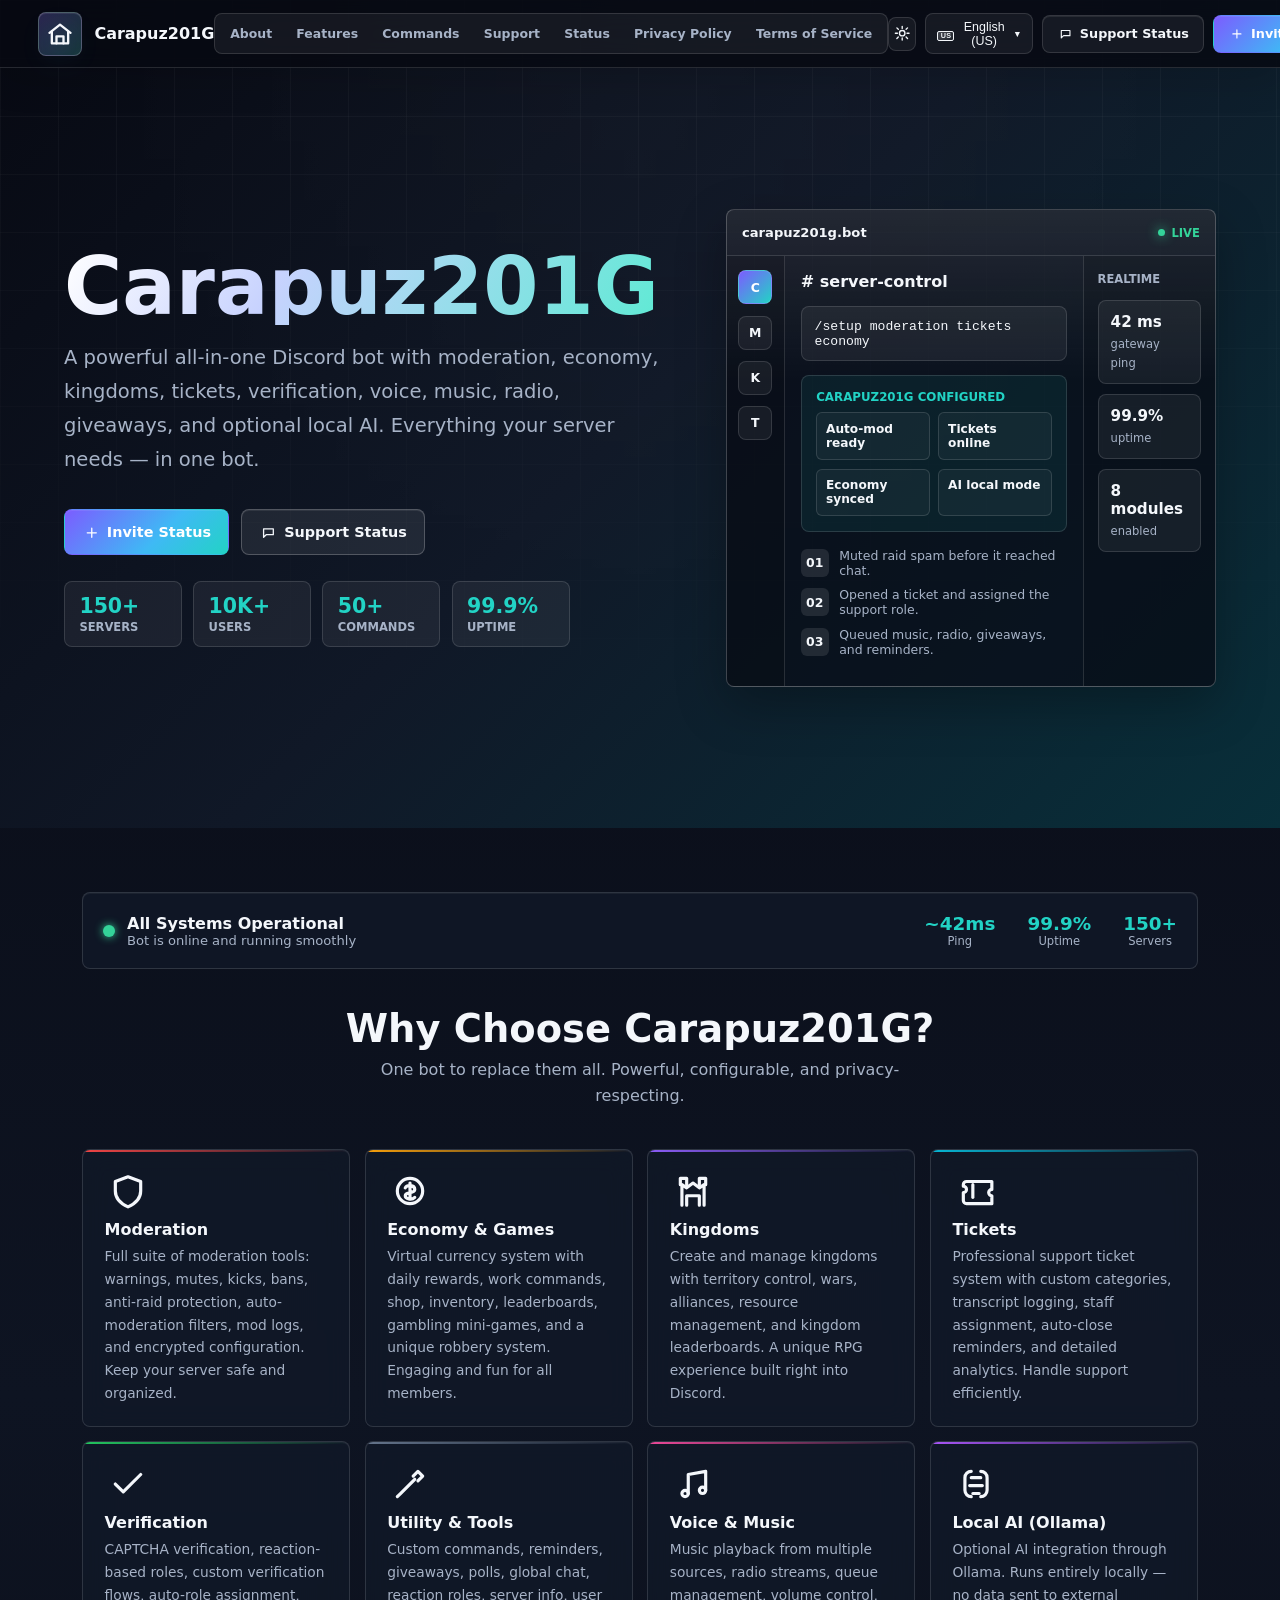
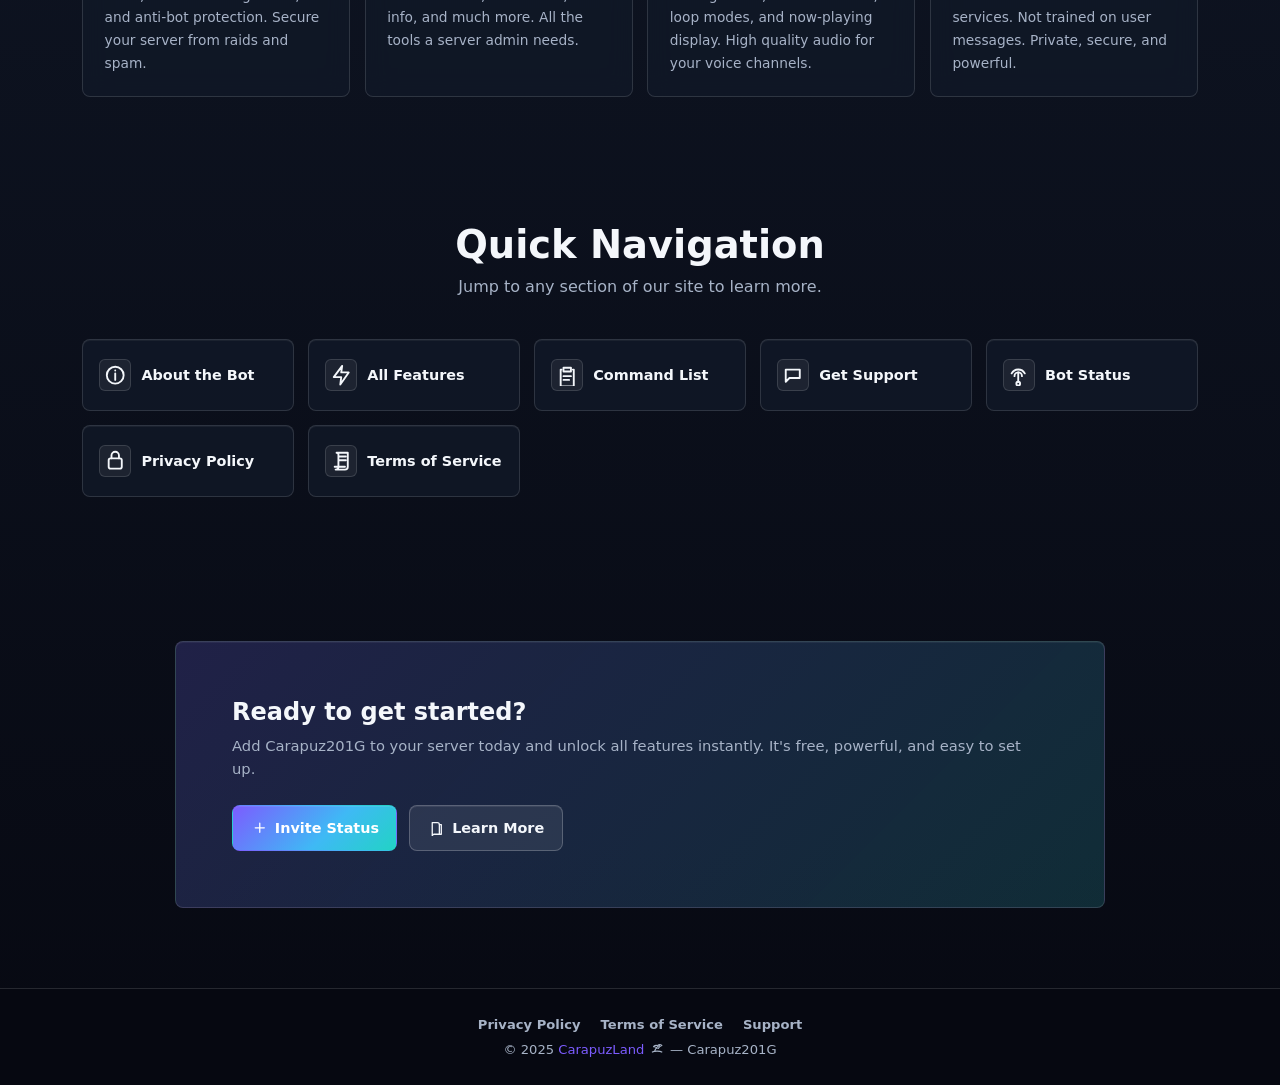
<file: carapuz201G/index.html>
﻿<!DOCTYPE html>
<html lang="en" data-theme="dark">
<head>
<meta charset="UTF-8">
<meta name="viewport" content="width=device-width, initial-scale=1.0">
<title>Carapuz201G — All-in-One Discord Bot</title>
<meta name="description" content="Carapuz201G is a powerful all-in-one Discord bot with moderation, economy, kingdoms, tickets, verification, voice, music, radio, and optional local AI through Ollama.">
<style>
:root{--tr:0.3s}
[data-theme="dark"]{--bg:#0b0f1a;--bg2:#111827;--card:rgba(17,24,39,0.88);--hdr:rgba(11,15,26,0.93);--tx:#e2e8f0;--tx2:#94a3b8;--acc:#5865F2;--acc2:#38bdf8;--brd:rgba(88,101,242,0.18);--shd:rgba(0,0,0,0.4);--glw:rgba(88,101,242,0.3);--dd:#1e293b;--ddh:#334155;--g1:#0b0f1a;--g2:#15102e;--g3:#0d2847;--green:#22c55e;--red:#ef4444;--yellow:#f59e0b}
[data-theme="light"]{--bg:#f0f4ff;--bg2:#e8efff;--card:rgba(255,255,255,0.9);--hdr:rgba(240,244,255,0.95);--tx:#1e293b;--tx2:#64748b;--acc:#5865F2;--acc2:#0284c7;--brd:rgba(88,101,242,0.15);--shd:rgba(0,0,0,0.1);--glw:rgba(88,101,242,0.2);--dd:#fff;--ddh:#f1f5f9;--g1:#e4eaff;--g2:#f0e6ff;--g3:#dff0ff;--green:#16a34a;--red:#dc2626;--yellow:#d97706}
*,*::before,*::after{margin:0;padding:0;box-sizing:border-box}
html{scroll-behavior:smooth}
body{font-family:'Segoe UI',system-ui,-apple-system,sans-serif;background:var(--bg);color:var(--tx);overflow-x:hidden;transition:background var(--tr),color var(--tr);min-height:100vh}
a{color:inherit;text-decoration:none}
.hdr{position:fixed;top:0;left:0;right:0;z-index:1000;background:var(--hdr);backdrop-filter:blur(20px);-webkit-backdrop-filter:blur(20px);border-bottom:1px solid var(--brd);height:60px;display:flex;align-items:center;justify-content:space-between;padding:0 1.25rem;transition:background var(--tr)}
.hdr-l{display:flex;align-items:center;gap:.6rem}
.hm-lnk{display:flex;align-items:center;text-decoration:none;color:var(--tx2);font-size:1.35rem;transition:color .3s}
.hm-lnk:hover{color:var(--acc)}
.hm-lnk .em{animation:fl 3s ease-in-out infinite}
@keyframes fl{0%,100%{transform:translateY(0)}50%{transform:translateY(-3px)}}
.brand{font-size:1.15rem;font-weight:700;color:var(--tx);text-decoration:none;transition:color .3s}
.brand:hover{color:var(--acc)}
.nav{display:flex;align-items:center;gap:.15rem}
.nav a{padding:.35rem .55rem;border-radius:8px;text-decoration:none;color:var(--tx2);font-size:.8rem;font-weight:500;transition:all .2s;white-space:nowrap}
.nav a:hover{color:var(--tx);background:var(--brd)}
.nav a.act{color:var(--acc);background:rgba(88,101,242,.12)}
.hdr-r{display:flex;align-items:center;gap:.45rem}
.btn{display:inline-flex;align-items:center;gap:.35rem;padding:.45rem .9rem;border-radius:10px;font-size:.8rem;font-weight:600;text-decoration:none;cursor:pointer;border:1px solid var(--brd);transition:all .3s;white-space:nowrap}
.btn-a{background:var(--acc);color:#fff;border-color:var(--acc)}
.btn-a:hover{background:#4752c4;box-shadow:0 4px 20px var(--glw);transform:translateY(-2px)}
.btn-o{background:transparent;color:var(--tx)}
.btn-o:hover{background:var(--brd);border-color:var(--acc)}
.btn-lg{padding:.65rem 1.5rem;font-size:.92rem;border-radius:12px}
.th-btn{background:var(--card);border:1px solid var(--brd);border-radius:50%;width:34px;height:34px;display:flex;align-items:center;justify-content:center;cursor:pointer;font-size:.95rem;color:var(--tx);transition:all .3s}
.th-btn:hover{border-color:var(--acc);box-shadow:0 0 12px var(--glw);transform:rotate(20deg)}
.ld{position:relative}
.lb{background:var(--card);border:1px solid var(--brd);border-radius:10px;padding:.35rem .65rem;cursor:pointer;display:flex;align-items:center;gap:.35rem;font-size:.78rem;color:var(--tx);transition:all .3s}
.lb:hover{border-color:var(--acc);box-shadow:0 0 10px var(--glw)}
.lb .ar{font-size:.55rem;transition:transform .3s}
.lb.open .ar{transform:rotate(180deg)}
.lm{position:absolute;top:calc(100% + 6px);right:0;background:var(--dd);border:1px solid var(--brd);border-radius:12px;padding:.35rem 0;min-width:200px;max-height:400px;overflow-y:auto;opacity:0;visibility:hidden;transform:translateY(-8px);transition:all .3s;box-shadow:0 16px 40px var(--shd);z-index:1001}
.lm.show{opacity:1;visibility:visible;transform:translateY(0)}
.lm::-webkit-scrollbar{width:5px}
.lm::-webkit-scrollbar-thumb{background:var(--brd);border-radius:3px}
.lo{display:flex;align-items:center;gap:.55rem;padding:.45rem .85rem;cursor:pointer;font-size:.82rem;color:var(--tx);transition:background .2s}
.lo:hover{background:var(--ddh)}
.lo.act{color:var(--acc);font-weight:600}
.lo .fl{font-size:1.05rem}
.mb{display:none;background:var(--card);border:1px solid var(--brd);border-radius:8px;width:34px;height:34px;align-items:center;justify-content:center;cursor:pointer;color:var(--tx);font-size:1.15rem}
.mov{display:none;position:fixed;inset:0;z-index:998;background:rgba(0,0,0,.5);backdrop-filter:blur(4px)}.mov.show{display:block}
.mm{position:fixed;top:0;right:-300px;width:270px;height:100%;background:var(--bg2);z-index:999;padding:1.25rem;transition:right .3s;overflow-y:auto;border-left:1px solid var(--brd)}.mm.show{right:0}
.mm .xb{background:none;border:none;color:var(--tx);font-size:1.4rem;cursor:pointer;float:right;padding:.25rem}
.mn{display:flex;flex-direction:column;gap:.2rem;margin-top:2.5rem}
.mn a{padding:.6rem .7rem;border-radius:8px;text-decoration:none;color:var(--tx2);font-size:.9rem;transition:all .2s}
.mn a:hover,.mn a.act{color:var(--acc);background:rgba(88,101,242,.1)}
.mab{display:flex;flex-direction:column;gap:.5rem;margin-top:1.25rem}
.mab .btn{justify-content:center}
/* HERO */
.hero{padding:7rem 2rem 4rem;text-align:center;background:linear-gradient(180deg,var(--g1) 0%,var(--g2) 50%,var(--g3) 100%);position:relative;overflow:hidden;transition:background var(--tr);min-height:75vh;display:flex;flex-direction:column;align-items:center;justify-content:center}
.hero::before{content:'';position:absolute;inset:0;background:radial-gradient(ellipse at 50% 0%,rgba(88,101,242,.15) 0%,transparent 60%);pointer-events:none}
.hero-c{position:relative;z-index:2;max-width:750px}
.hero-t{font-size:3rem;font-weight:800;margin-bottom:.7rem;background:linear-gradient(135deg,var(--tx),var(--acc));-webkit-background-clip:text;-webkit-text-fill-color:transparent;background-clip:text}
.hero-s{font-size:1.1rem;color:var(--tx2);line-height:1.7;margin-bottom:2rem;max-width:620px;margin-left:auto;margin-right:auto}
.hero-btns{display:flex;gap:.75rem;justify-content:center;flex-wrap:wrap;margin-bottom:1.5rem}
.hero-stats{display:flex;gap:2rem;justify-content:center;flex-wrap:wrap;margin-top:1rem}
.hs{text-align:center}
.hs-v{font-size:1.4rem;font-weight:800;color:var(--acc)}
.hs-l{font-size:.75rem;color:var(--tx2)}
/* SECTIONS */
.sec{padding:3.5rem 2rem;max-width:1100px;margin:0 auto}
.sec-t{text-align:center;font-size:1.7rem;font-weight:800;margin-bottom:.5rem}
.sec-s{text-align:center;font-size:.95rem;color:var(--tx2);margin-bottom:2.5rem;max-width:600px;margin-left:auto;margin-right:auto;line-height:1.6}
.fg{display:grid;grid-template-columns:repeat(auto-fit,minmax(300px,1fr));gap:1.25rem}
.fc{background:var(--card);backdrop-filter:blur(12px);border:1px solid var(--brd);border-radius:16px;padding:1.75rem;transition:all .35s;position:relative;overflow:hidden}
.fc::before{content:'';position:absolute;top:0;left:0;right:0;height:3px;background:linear-gradient(90deg,var(--fc-acc,var(--acc)),transparent);opacity:0;transition:opacity .3s}
.fc:hover{transform:translateY(-5px);box-shadow:0 12px 40px var(--shd);border-color:var(--acc)}
.fc:hover::before{opacity:1}
.fc-i{font-size:2.2rem;margin-bottom:.5rem;display:inline-block}
.fc-t{font-size:1.05rem;font-weight:700;margin-bottom:.4rem}
.fc-d{font-size:.86rem;color:var(--tx2);line-height:1.65}
.fc-tag{display:inline-flex;align-items:center;gap:.25rem;background:var(--brd);padding:.18rem .55rem;border-radius:14px;font-size:.72rem;color:var(--acc);margin-top:.6rem}
/* STATUS BANNER */
.stb{background:var(--card);border:1px solid var(--brd);border-radius:16px;padding:1.5rem 2rem;display:flex;align-items:center;justify-content:space-between;flex-wrap:wrap;gap:1rem;margin-bottom:2.5rem;transition:all .3s}
.stb:hover{border-color:var(--acc);box-shadow:0 8px 30px var(--shd)}
.stb-l{display:flex;align-items:center;gap:.75rem}
.stb-dot{width:12px;height:12px;border-radius:50%;background:var(--green);animation:pulse 2s ease-in-out infinite;box-shadow:0 0 8px var(--green)}
@keyframes pulse{0%,100%{opacity:1}50%{opacity:.5}}
.stb-txt{font-weight:700;font-size:1rem}
.stb-sub{color:var(--tx2);font-size:.82rem}
.stb-r{display:flex;gap:2rem}
.stb-stat{text-align:center}
.stb-v{font-weight:800;font-size:1.15rem;color:var(--acc)}
.stb-lbl{font-size:.72rem;color:var(--tx2)}
/* QUICK NAV */
.qn{display:grid;grid-template-columns:repeat(auto-fit,minmax(220px,1fr));gap:.75rem}
.qn a{background:var(--card);border:1px solid var(--brd);border-radius:12px;padding:1.1rem;display:flex;align-items:center;gap:.65rem;text-decoration:none;color:var(--tx);font-weight:600;font-size:.88rem;transition:all .3s}
.qn a:hover{border-color:var(--acc);transform:translateY(-3px);box-shadow:0 8px 20px var(--shd)}
.qn-i{font-size:1.3rem}
/* CTA SECTION */
.cta{background:linear-gradient(135deg,rgba(88,101,242,.1),rgba(56,189,248,.08));border:1px solid var(--brd);border-radius:20px;padding:3rem 2rem;text-align:center;margin:1rem auto;max-width:800px}
.cta-t{font-size:1.5rem;font-weight:800;margin-bottom:.5rem}
.cta-s{color:var(--tx2);font-size:.92rem;margin-bottom:1.5rem;line-height:1.6}
.cta-btns{display:flex;gap:.75rem;justify-content:center;flex-wrap:wrap}
/* FOOTER */
.ftr{text-align:center;padding:1.75rem;color:var(--tx2);font-size:.82rem;border-top:1px solid var(--brd);background:var(--hdr);backdrop-filter:blur(20px)}
.ftr a{color:var(--acc);text-decoration:none}
.ftr a:hover{text-decoration:underline}
.ftl{display:flex;justify-content:center;gap:1.25rem;flex-wrap:wrap;margin-bottom:.65rem}
/* RESPONSIVE */
@media(max-width:1024px){.nav{display:none}.mb{display:flex}.hdr-r .btn{display:none}}
@media(max-width:768px){.hero{padding:5.5rem 1.25rem 2.5rem;min-height:auto}.hero-t{font-size:2rem}.hero-s{font-size:.95rem}.sec{padding:2.5rem 1.25rem}.fg{grid-template-columns:1fr}.lb .ll{display:none}.stb{flex-direction:column;text-align:center}.stb-r{justify-content:center}.hero-stats{gap:1.25rem}}
@media(max-width:480px){.hero-t{font-size:1.6rem}.fc{padding:1.25rem}.qn{grid-template-columns:1fr}.cta{padding:2rem 1.25rem}}
.rv{opacity:0;transform:translateY(22px);transition:opacity .5s,transform .5s}.rv.vis{opacity:1;transform:translateY(0)}
.ld-w{position:fixed;inset:0;background:var(--bg);z-index:10000;display:flex;align-items:center;justify-content:center;flex-direction:column;gap:.8rem;transition:opacity .4s,visibility .4s}.ld-w.hid{opacity:0;visibility:hidden}
.ld-e{font-size:2.8rem;animation:lba 1s ease-in-out infinite}
@keyframes lba{0%,100%{transform:translateY(0) scale(1)}50%{transform:translateY(-18px) scale(1.1)}}
.ld-b{width:100px;height:3px;background:var(--brd);border-radius:3px;overflow:hidden}
.ld-f{height:100%;width:0%;background:var(--acc);border-radius:3px;animation:lfx 1.2s ease forwards}
@keyframes lfx{to{width:100%}}
</style>
<link rel="stylesheet" href="assets/refresh.css">
<link rel="icon" href="assets/favicon.svg" type="image/svg+xml">

<script defer src="assets/link-status.js"></script>
<script src="/assets/site-icons.js" defer></script>
</head>
<body>
<div class="ld-w" id="ldr"><div class="ld-e">C</div><div style="color:var(--tx2);font-size:.85rem;letter-spacing:2px">CARAPUZ201G</div><div class="ld-b"><div class="ld-f"></div></div></div>
<header class="hdr">
<div class="hdr-l">
<a href="https://carapuzland.github.io/" class="hm-lnk" title="CarapuzLand" aria-label="CarapuzLand"><svg class="em" viewBox="0 0 24 24" aria-hidden="true"><path d="M3 11 12 4l9 7"/><path d="M5 10v10h14V10"/><path d="M9 20v-6h6v6"/></svg></a>
<a href="https://carapuzland.github.io/" class="brand">Carapuz201G</a>
</div>
<nav class="nav">
<a href="./about/" data-i18n="nav_about">About</a>
<a href="./features/" data-i18n="nav_features">Features</a>
<a href="./commands/" data-i18n="nav_commands">Commands</a>
<a href="./support/" data-i18n="nav_support">Support</a>
<a href="./status/" data-i18n="nav_status">Status</a>
<a href="./privacy-policy/" data-i18n="nav_privacy">Privacy</a>
<a href="./terms-of-service/" data-i18n="nav_terms">Terms</a>
</nav>
<div class="hdr-r">
<button class="th-btn" id="thBtn" title="Toggle theme">🌙</button>
<div class="ld"><button class="lb" id="lBtn"><span class="fl" id="cF">🇺🇸</span><span class="ll" id="cL">English</span><span class="ar">▼</span></button><div class="lm" id="lMn"></div></div>
<a href="./support/#contact" class="btn btn-o" data-i18n="btn_support">💬 Support</a>
<a href="./support/#invite" class="btn btn-a" data-i18n="btn_add">➕ Add Bot</a>
<button class="mb" id="mBtn">☰</button>
</div>
</header>
<div class="mov" id="mOv"></div>
<div class="mm" id="mMn">
<button class="xb" id="cMn">✕</button>
<div class="mn">
<a href="./" class="act" data-i18n="nav_home">Home</a>
<a href="./about/" data-i18n="nav_about">About</a>
<a href="./features/" data-i18n="nav_features">Features</a>
<a href="./commands/" data-i18n="nav_commands">Commands</a>
<a href="./support/" data-i18n="nav_support">Support</a>
<a href="./status/" data-i18n="nav_status">Status</a>
<a href="./privacy-policy/" data-i18n="nav_privacy">Privacy Policy</a>
<a href="./terms-of-service/" data-i18n="nav_terms">Terms of Service</a>
</div>
<div class="mab">
<a href="./support/#invite" class="btn btn-a" data-i18n="btn_add">➕ Add Bot</a>
<a href="./support/#contact" class="btn btn-o" data-i18n="btn_support">💬 Support</a>
</div>
</div>
<main>
<section class="hero">
<div class="hero-c">
<h1 class="hero-t" data-i18n="hero_t">Carapuz201G</h1>
<p class="hero-s" data-i18n="hero_s">A powerful all-in-one Discord bot with moderation, economy, kingdoms, tickets, verification, voice, music, radio, giveaways, and optional local AI. Everything your server needs — in one bot.</p>
<div class="hero-btns">
<a href="./support/#invite" class="btn btn-a btn-lg" data-i18n="btn_add_lg">➕ Add to Discord</a>
<a href="./support/#contact" class="btn btn-o btn-lg" data-i18n="btn_support_lg">💬 Support Server</a>
</div>
<div class="hero-stats">
<div class="hs"><div class="hs-v">150+</div><div class="hs-l" data-i18n="hs_srv">Servers</div></div>
<div class="hs"><div class="hs-v">10K+</div><div class="hs-l" data-i18n="hs_usr">Users</div></div>
<div class="hs"><div class="hs-v">50+</div><div class="hs-l" data-i18n="hs_cmd">Commands</div></div>
<div class="hs"><div class="hs-v">99.9%</div><div class="hs-l" data-i18n="hs_up">Uptime</div></div>
</div>
</div>
<div class="hero-visual" aria-label="Carapuz201G Discord control preview">
<div class="bot-window">
<div class="bot-topbar"><span>carapuz201g.bot</span><span class="bot-live">live</span></div>
<div class="bot-screen">
<div class="server-rail" aria-hidden="true">
<span class="server-dot active">C</span>
<span class="server-dot">M</span>
<span class="server-dot">K</span>
<span class="server-dot">T</span>
</div>
<div class="chat-panel">
<div class="chat-title"># server-control</div>
<div class="command-line">/setup moderation tickets economy</div>
<div class="bot-reply">
<div class="reply-head">Carapuz201G configured</div>
<div class="reply-grid">
<div class="reply-pill">Auto-mod ready</div>
<div class="reply-pill">Tickets online</div>
<div class="reply-pill">Economy synced</div>
<div class="reply-pill">AI local mode</div>
</div>
</div>
<div class="activity-list" aria-label="Recent bot activity">
<div class="activity-item"><span class="activity-icon">01</span><span>Muted raid spam before it reached chat.</span></div>
<div class="activity-item"><span class="activity-icon">02</span><span>Opened a ticket and assigned the support role.</span></div>
<div class="activity-item"><span class="activity-icon">03</span><span>Queued music, radio, giveaways, and reminders.</span></div>
</div>
</div>
<div class="side-panel">
<div class="side-title">Realtime</div>
<div class="side-card"><strong>42 ms</strong><span>gateway ping</span></div>
<div class="side-card"><strong>99.9%</strong><span>uptime</span></div>
<div class="side-card"><strong>8 modules</strong><span>enabled</span></div>
</div>
</div>
</div>
</div>
</section>
<section class="sec">
<div class="stb rv">
<div class="stb-l"><div class="stb-dot"></div><div><div class="stb-txt" data-i18n="st_ok">All Systems Operational</div><div class="stb-sub" data-i18n="st_sub">Bot is online and running smoothly</div></div></div>
<div class="stb-r">
<div class="stb-stat"><div class="stb-v">~42ms</div><div class="stb-lbl" data-i18n="st_ping">Ping</div></div>
<div class="stb-stat"><div class="stb-v">99.9%</div><div class="stb-lbl" data-i18n="st_up">Uptime</div></div>
<div class="stb-stat"><div class="stb-v">150+</div><div class="stb-lbl" data-i18n="st_srv">Servers</div></div>
</div>
</div>
<h2 class="sec-t rv" data-i18n="feat_t">Why Choose Carapuz201G?</h2>
<p class="sec-s rv" data-i18n="feat_s">One bot to replace them all. Powerful, configurable, and privacy-respecting.</p>
<div class="fg" id="fGrid"></div>
</section>
<section class="sec">
<h2 class="sec-t rv" data-i18n="qn_t">Quick Navigation</h2>
<p class="sec-s rv" data-i18n="qn_s">Jump to any section of our site to learn more.</p>
<div class="qn" id="qNav"></div>
</section>
<section class="sec">
<div class="cta rv">
<h2 class="cta-t" data-i18n="cta_t">Ready to get started?</h2>
<p class="cta-s" data-i18n="cta_s">Add Carapuz201G to your server today and unlock all features instantly. It's free, powerful, and easy to set up.</p>
<div class="cta-btns">
<a href="./support/#invite" class="btn btn-a btn-lg" data-i18n="btn_add_lg">➕ Add to Discord</a>
<a href="./features/" class="btn btn-o btn-lg" data-i18n="btn_learn">📖 Learn More</a>
</div>
</div>
</section>
</main>
<footer class="ftr">
<div class="ftl">
<a href="./privacy-policy/" data-i18n="nav_privacy">Privacy Policy</a>
<a href="./terms-of-service/" data-i18n="nav_terms">Terms of Service</a>
<a href="./support/" data-i18n="nav_support">Support</a>
</div>
<p>© 2025 <a href="https://carapuzland.github.io">CarapuzLand</a> 🏝️ — Carapuz201G</p>
</footer>
<script>
/* ============================================================
   FEATURES DATA (shared across all languages by icon/accent)
   ============================================================ */
const FEATS=[
{icon:"🛡️",acc:"#ef4444",k:"mod"},
{icon:"💰",acc:"#f59e0b",k:"eco"},
{icon:"🏰",acc:"#8b5cf6",k:"king"},
{icon:"🎫",acc:"#06b6d4",k:"tick"},
{icon:"✅",acc:"#22c55e",k:"verify"},
{icon:"🔧",acc:"#64748b",k:"util"},
{icon:"🎵",acc:"#ec4899",k:"voice"},
{icon:"🧠",acc:"#a855f7",k:"ai"}
];

const QNAV=[
{icon:"ℹ️",k:"qn_about",href:"./about/"},
{icon:"⚡",k:"qn_feat",href:"./features/"},
{icon:"📋",k:"qn_cmd",href:"./commands/"},
{icon:"💬",k:"qn_sup",href:"./support/"},
{icon:"📡",k:"qn_stat",href:"./status/"},
{icon:"🔒",k:"qn_priv",href:"./privacy-policy/"},
{icon:"📜",k:"qn_tos",href:"./terms-of-service/"}
];

/* ============================================================
   TRANSLATION HELPER — base EN object
   ============================================================ */
const en={
nav_home:"Home",nav_about:"About",nav_features:"Features",nav_commands:"Commands",
nav_support:"Support",nav_status:"Status",nav_privacy:"Privacy Policy",nav_terms:"Terms of Service",
btn_add:"➕ Add Bot",btn_support:"💬 Support",btn_add_lg:"➕ Add to Discord",
btn_support_lg:"💬 Support Server",btn_learn:"📖 Learn More",
hero_t:"Carapuz201G",
hero_s:"A powerful all-in-one Discord bot with moderation, economy, kingdoms, tickets, verification, voice, music, radio, giveaways, and optional local AI. Everything your server needs — in one bot.",
hs_srv:"Servers",hs_usr:"Users",hs_cmd:"Commands",hs_up:"Uptime",
st_ok:"All Systems Operational",st_sub:"Bot is online and running smoothly",
st_ping:"Ping",st_up:"Uptime",st_srv:"Servers",
feat_t:"Why Choose Carapuz201G?",
feat_s:"One bot to replace them all. Powerful, configurable, and privacy-respecting.",
mod_t:"Moderation",mod_d:"Full suite of moderation tools: warnings, mutes, kicks, bans, anti-raid protection, auto-moderation filters, mod logs, and encrypted configuration. Keep your server safe and organized.",
eco_t:"Economy & Games",eco_d:"Virtual currency system with daily rewards, work commands, shop, inventory, leaderboards, gambling mini-games, and a unique robbery system. Engaging and fun for all members.",
king_t:"Kingdoms",king_d:"Create and manage kingdoms with territory control, wars, alliances, resource management, and kingdom leaderboards. A unique RPG experience built right into Discord.",
tick_t:"Tickets",tick_d:"Professional support ticket system with custom categories, transcript logging, staff assignment, auto-close reminders, and detailed analytics. Handle support efficiently.",
verify_t:"Verification",verify_d:"CAPTCHA verification, reaction-based roles, custom verification flows, auto-role assignment, and anti-bot protection. Secure your server from raids and spam.",
util_t:"Utility & Tools",util_d:"Custom commands, reminders, giveaways, polls, global chat, reaction roles, server info, user info, and much more. All the tools a server admin needs.",
voice_t:"Voice & Music",voice_d:"Music playback from multiple sources, radio streams, queue management, volume control, loop modes, and now-playing display. High quality audio for your voice channels.",
ai_t:"Local AI (Ollama)",ai_d:"Optional AI integration through Ollama. Runs entirely locally — no data sent to external services. Not trained on user messages. Private, secure, and powerful.",
qn_t:"Quick Navigation",qn_s:"Jump to any section of our site to learn more.",
qn_about:"About the Bot",qn_feat:"All Features",qn_cmd:"Command List",
qn_sup:"Get Support",qn_stat:"Bot Status",qn_priv:"Privacy Policy",qn_tos:"Terms of Service",
cta_t:"Ready to get started?",
cta_s:"Add Carapuz201G to your server today and unlock all features instantly. It's free, powerful, and easy to set up."
};

/* ============================================================
   ALL 28 LANGUAGES
   ============================================================ */
const T={
"en-us":{name:"English (US)",flag:"🇺🇸",...en},
"en-gb":{name:"English (UK)",flag:"🇬🇧",...en},
"ru":{name:"Русский",flag:"🇷🇺",
nav_home:"Главная",nav_about:"О боте",nav_features:"Функции",nav_commands:"Команды",
nav_support:"Поддержка",nav_status:"Статус",nav_privacy:"Конфиденциальность",nav_terms:"Условия",
btn_add:"➕ Добавить",btn_support:"💬 Поддержка",btn_add_lg:"➕ Добавить в Discord",
btn_support_lg:"💬 Сервер поддержки",btn_learn:"📖 Подробнее",
hero_t:"Carapuz201G",
hero_s:"Мощный универсальный Discord-бот с модерацией, экономикой, королевствами, тикетами, верификацией, голосом, музыкой, радио, розыгрышами и опциональным локальным ИИ. Всё что нужно вашему серверу — в одном боте.",
hs_srv:"Серверов",hs_usr:"Пользователей",hs_cmd:"Команд",hs_up:"Аптайм",
st_ok:"Все системы работают",st_sub:"Бот онлайн и работает стабильно",
st_ping:"Пинг",st_up:"Аптайм",st_srv:"Серверов",
feat_t:"Почему Carapuz201G?",
feat_s:"Один бот вместо всех. Мощный, настраиваемый и уважающий конфиденциальность.",
mod_t:"Модерация",mod_d:"Полный набор инструментов модерации: предупреждения, муты, кики, баны, защита от рейдов, автомодерация, логи модерации и зашифрованная конфигурация. Держите сервер в безопасности.",
eco_t:"Экономика и игры",eco_d:"Виртуальная валюта с ежедневными наградами, работой, магазином, инвентарём, рейтингами, азартными мини-играми и системой ограблений. Увлекательно и весело для всех.",
king_t:"Королевства",king_d:"Создавайте и управляйте королевствами с контролем территорий, войнами, альянсами, управлением ресурсами и рейтингами. Уникальный RPG-опыт прямо в Discord.",
tick_t:"Тикеты",tick_d:"Профессиональная система тикетов с настраиваемыми категориями, логированием транскриптов, назначением персонала и автозакрытием. Эффективная поддержка.",
verify_t:"Верификация",verify_d:"CAPTCHA-верификация, роли по реакциям, настраиваемые потоки верификации, авто-выдача ролей и защита от ботов. Защитите сервер от рейдов и спама.",
util_t:"Утилиты",util_d:"Кастомные команды, напоминания, розыгрыши, голосования, глобальный чат, роли по реакциям, информация о сервере и пользователях. Все инструменты для админа.",
voice_t:"Голос и музыка",voice_d:"Воспроизведение музыки из множества источников, радиопотоки, управление очередью, контроль громкости, режимы повтора. Качественный звук для голосовых каналов.",
ai_t:"Локальный ИИ (Ollama)",ai_d:"Опциональная интеграция ИИ через Ollama. Работает полностью локально — данные не отправляются во внешние сервисы. Не обучается на сообщениях пользователей. Приватный и безопасный.",
qn_t:"Быстрая навигация",qn_s:"Перейдите в любой раздел сайта для подробностей.",
qn_about:"О боте",qn_feat:"Все функции",qn_cmd:"Список команд",
qn_sup:"Получить поддержку",qn_stat:"Статус бота",qn_priv:"Конфиденциальность",qn_tos:"Условия использования",
cta_t:"Готовы начать?",
cta_s:"Добавьте Carapuz201G на свой сервер сегодня и разблокируйте все функции. Бесплатно, мощно и просто в настройке."
},
"uk":{name:"Українська",flag:"🇺🇦",
nav_home:"Головна",nav_about:"Про бота",nav_features:"Функції",nav_commands:"Команди",
nav_support:"Підтримка",nav_status:"Статус",nav_privacy:"Конфіденційність",nav_terms:"Умови",
btn_add:"➕ Додати",btn_support:"💬 Підтримка",btn_add_lg:"➕ Додати в Discord",
btn_support_lg:"💬 Сервер підтримки",btn_learn:"📖 Детальніше",
hero_t:"Carapuz201G",
hero_s:"Потужний універсальний Discord-бот з модерацією, економікою, королівствами, тікетами, верифікацією, голосом, музикою, радіо, розіграшами та опціональним локальним ШІ. Все що потрібно вашому серверу — в одному боті.",
hs_srv:"Серверів",hs_usr:"Користувачів",hs_cmd:"Команд",hs_up:"Аптайм",
st_ok:"Всі системи працюють",st_sub:"Бот онлайн і працює стабільно",
st_ping:"Пінг",st_up:"Аптайм",st_srv:"Серверів",
feat_t:"Чому Carapuz201G?",
feat_s:"Один бот замість усіх. Потужний, налаштовуваний і приватний.",
mod_t:"Модерація",mod_d:"Повний набір інструментів модерації: попередження, мути, кіки, бани, захист від рейдів, автомодерація, логи модерації та зашифрована конфігурація.",
eco_t:"Економіка та ігри",eco_d:"Віртуальна валюта з щоденними нагородами, роботою, магазином, інвентарем, рейтингами та міні-іграми. Захоплююче для всіх учасників.",
king_t:"Королівства",king_d:"Створюйте та керуйте королівствами з контролем територій, війнами, альянсами та рейтингами. Унікальний RPG-досвід в Discord.",
tick_t:"Тікети",tick_d:"Професійна система тікетів з налаштовуваними категоріями, логуванням та автозакриттям. Ефективна підтримка.",
verify_t:"Верифікація",verify_d:"CAPTCHA-верифікація, ролі по реакціях, захист від ботів. Захистіть сервер від рейдів та спаму.",
util_t:"Утиліти",util_d:"Кастомні команди, нагадування, розіграші, голосування, глобальний чат та багато іншого. Всі інструменти для адміна.",
voice_t:"Голос і музика",voice_d:"Відтворення музики, радіопотоки, управління чергою, контроль гучності та режими повтору. Якісний звук.",
ai_t:"Локальний ШІ (Ollama)",ai_d:"Опціональна інтеграція ШІ через Ollama. Працює локально. Не навчається на повідомленнях. Приватний та безпечний.",
qn_t:"Швидка навігація",qn_s:"Перейдіть до будь-якого розділу сайту.",
qn_about:"Про бота",qn_feat:"Усі функції",qn_cmd:"Список команд",
qn_sup:"Отримати підтримку",qn_stat:"Статус бота",qn_priv:"Конфіденційність",qn_tos:"Умови використання",
cta_t:"Готові почати?",
cta_s:"Додайте Carapuz201G на свій сервер сьогодні. Безкоштовно, потужно та просто."
},
"de":{name:"Deutsch",flag:"🇩🇪",
nav_home:"Startseite",nav_about:"Über",nav_features:"Funktionen",nav_commands:"Befehle",
nav_support:"Support",nav_status:"Status",nav_privacy:"Datenschutz",nav_terms:"Nutzungsbedingungen",
btn_add:"➕ Hinzufügen",btn_support:"💬 Support",btn_add_lg:"➕ Zu Discord hinzufügen",
btn_support_lg:"💬 Support-Server",btn_learn:"📖 Mehr erfahren",
hero_t:"Carapuz201G",
hero_s:"Ein leistungsstarker All-in-One Discord-Bot mit Moderation, Wirtschaft, Königreichen, Tickets, Verifizierung, Sprache, Musik, Radio, Gewinnspielen und optionaler lokaler KI. Alles was Ihr Server braucht.",
hs_srv:"Server",hs_usr:"Benutzer",hs_cmd:"Befehle",hs_up:"Verfügbarkeit",
st_ok:"Alle Systeme betriebsbereit",st_sub:"Bot ist online und läuft stabil",
st_ping:"Ping",st_up:"Verfügbarkeit",st_srv:"Server",
feat_t:"Warum Carapuz201G?",feat_s:"Ein Bot für alles. Leistungsstark, konfigurierbar und datenschutzfreundlich.",
mod_t:"Moderation",mod_d:"Vollständige Moderationstools: Verwarnungen, Stummschaltungen, Kicks, Sperren, Anti-Raid-Schutz, Auto-Moderation und verschlüsselte Konfiguration.",
eco_t:"Wirtschaft & Spiele",eco_d:"Virtuelles Währungssystem mit täglichen Belohnungen, Arbeit, Shop, Inventar, Ranglisten und Minispielen.",
king_t:"Königreiche",king_d:"Erstellen und verwalten Sie Königreiche mit Gebietskontrolle, Kriegen, Allianzen und Ranglisten. Ein einzigartiges RPG-Erlebnis in Discord.",
tick_t:"Tickets",tick_d:"Professionelles Ticket-System mit benutzerdefinierten Kategorien, Transkript-Protokollierung und automatischer Schließung.",
verify_t:"Verifizierung",verify_d:"CAPTCHA-Verifizierung, Reaktionsrollen, Anti-Bot-Schutz. Schützen Sie Ihren Server vor Raids und Spam.",
util_t:"Werkzeuge",util_d:"Benutzerdefinierte Befehle, Erinnerungen, Gewinnspiele, Umfragen, globaler Chat und vieles mehr.",
voice_t:"Sprache & Musik",voice_d:"Musikwiedergabe, Radio-Streams, Warteschlangenverwaltung, Lautstärkeregelung und Wiederholungsmodi.",
ai_t:"Lokale KI (Ollama)",ai_d:"Optionale KI über Ollama. Läuft vollständig lokal. Lernt nicht aus Benutzernachrichten. Privat und sicher.",
qn_t:"Schnellnavigation",qn_s:"Springen Sie zu einem beliebigen Abschnitt unserer Website.",
qn_about:"Über den Bot",qn_feat:"Alle Funktionen",qn_cmd:"Befehlsliste",
qn_sup:"Support erhalten",qn_stat:"Bot-Status",qn_priv:"Datenschutz",qn_tos:"Nutzungsbedingungen",
cta_t:"Bereit loszulegen?",cta_s:"Fügen Sie Carapuz201G noch heute hinzu. Kostenlos, leistungsstark und einfach einzurichten."
},
"fr":{name:"Français",flag:"🇫🇷",
nav_home:"Accueil",nav_about:"À propos",nav_features:"Fonctionnalités",nav_commands:"Commandes",
nav_support:"Support",nav_status:"Statut",nav_privacy:"Confidentialité",nav_terms:"Conditions",
btn_add:"➕ Ajouter",btn_support:"💬 Support",btn_add_lg:"➕ Ajouter à Discord",
btn_support_lg:"💬 Serveur de support",btn_learn:"📖 En savoir plus",
hero_t:"Carapuz201G",
hero_s:"Un bot Discord tout-en-un puissant avec modération, économie, royaumes, tickets, vérification, voix, musique, radio, tirages au sort et IA locale optionnelle. Tout ce dont votre serveur a besoin.",
hs_srv:"Serveurs",hs_usr:"Utilisateurs",hs_cmd:"Commandes",hs_up:"Disponibilité",
st_ok:"Tous les systèmes opérationnels",st_sub:"Le bot est en ligne et fonctionne parfaitement",
st_ping:"Ping",st_up:"Disponibilité",st_srv:"Serveurs",
feat_t:"Pourquoi Carapuz201G ?",feat_s:"Un seul bot pour tout remplacer. Puissant, configurable et respectueux de la vie privée.",
mod_t:"Modération",mod_d:"Suite complète d'outils de modération : avertissements, mutes, kicks, bans, protection anti-raid, auto-modération et configuration chiffrée.",
eco_t:"Économie & Jeux",eco_d:"Système de monnaie virtuelle avec récompenses quotidiennes, travail, boutique, inventaire, classements et mini-jeux.",
king_t:"Royaumes",king_d:"Créez et gérez des royaumes avec contrôle territorial, guerres, alliances et classements. Une expérience RPG unique dans Discord.",
tick_t:"Tickets",tick_d:"Système de tickets professionnel avec catégories personnalisées, journalisation des transcriptions et fermeture automatique.",
verify_t:"Vérification",verify_d:"Vérification CAPTCHA, rôles par réaction, protection anti-bot. Protégez votre serveur contre les raids et le spam.",
util_t:"Utilitaires",util_d:"Commandes personnalisées, rappels, tirages au sort, sondages, chat global et bien plus encore.",
voice_t:"Voix & Musique",voice_d:"Lecture musicale, flux radio, gestion de file d'attente, contrôle du volume et modes de répétition.",
ai_t:"IA Locale (Ollama)",ai_d:"Intégration IA optionnelle via Ollama. Fonctionne entièrement en local. N'apprend pas des messages. Privé et sécurisé.",
qn_t:"Navigation rapide",qn_s:"Accédez à n'importe quelle section de notre site.",
qn_about:"À propos du bot",qn_feat:"Toutes les fonctionnalités",qn_cmd:"Liste des commandes",
qn_sup:"Obtenir du support",qn_stat:"Statut du bot",qn_priv:"Confidentialité",qn_tos:"Conditions d'utilisation",
cta_t:"Prêt à commencer ?",cta_s:"Ajoutez Carapuz201G aujourd'hui. Gratuit, puissant et facile à configurer."
},
"es":{name:"Español",flag:"🇪🇸",
nav_home:"Inicio",nav_about:"Acerca de",nav_features:"Características",nav_commands:"Comandos",
nav_support:"Soporte",nav_status:"Estado",nav_privacy:"Privacidad",nav_terms:"Términos",
btn_add:"➕ Añadir",btn_support:"💬 Soporte",btn_add_lg:"➕ Añadir a Discord",
btn_support_lg:"💬 Servidor de soporte",btn_learn:"📖 Más información",
hero_t:"Carapuz201G",
hero_s:"Un potente bot de Discord todo en uno con moderación, economía, reinos, tickets, verificación, voz, música, radio, sorteos e IA local opcional. Todo lo que tu servidor necesita.",
hs_srv:"Servidores",hs_usr:"Usuarios",hs_cmd:"Comandos",hs_up:"Disponibilidad",
st_ok:"Todos los sistemas operativos",st_sub:"El bot está en línea y funcionando correctamente",
st_ping:"Ping",st_up:"Disponibilidad",st_srv:"Servidores",
feat_t:"¿Por qué Carapuz201G?",feat_s:"Un bot para reemplazarlos a todos. Potente, configurable y respetuoso con la privacidad.",
mod_t:"Moderación",mod_d:"Herramientas completas de moderación: advertencias, silencios, expulsiones, baneos, protección anti-raid y configuración cifrada.",
eco_t:"Economía y Juegos",eco_d:"Sistema de moneda virtual con recompensas diarias, trabajo, tienda, inventario, tablas de clasificación y minijuegos.",
king_t:"Reinos",king_d:"Crea y gestiona reinos con control territorial, guerras, alianzas y clasificaciones. Una experiencia RPG única en Discord.",
tick_t:"Tickets",tick_d:"Sistema de tickets profesional con categorías personalizadas, registro de transcripciones y cierre automático.",
verify_t:"Verificación",verify_d:"Verificación CAPTCHA, roles por reacción, protección anti-bot. Protege tu servidor contra raids y spam.",
util_t:"Utilidades",util_d:"Comandos personalizados, recordatorios, sorteos, encuestas, chat global y mucho más.",
voice_t:"Voz y Música",voice_d:"Reproducción de música, transmisiones de radio, gestión de cola, control de volumen y modos de repetición.",
ai_t:"IA Local (Ollama)",ai_d:"Integración de IA opcional a través de Ollama. Funciona localmente. No aprende de los mensajes. Privado y seguro.",
qn_t:"Navegación rápida",qn_s:"Salta a cualquier sección de nuestro sitio.",
qn_about:"Sobre el bot",qn_feat:"Todas las funciones",qn_cmd:"Lista de comandos",
qn_sup:"Obtener soporte",qn_stat:"Estado del bot",qn_priv:"Privacidad",qn_tos:"Términos de servicio",
cta_t:"¿Listo para empezar?",cta_s:"Añade Carapuz201G hoy. Gratis, potente y fácil de configurar."
},
"it":{name:"Italiano",flag:"🇮🇹",
nav_home:"Home",nav_about:"Info",nav_features:"Funzionalità",nav_commands:"Comandi",
nav_support:"Supporto",nav_status:"Stato",nav_privacy:"Privacy",nav_terms:"Termini",
btn_add:"➕ Aggiungi",btn_support:"💬 Supporto",btn_add_lg:"➕ Aggiungi a Discord",
btn_support_lg:"💬 Server di supporto",btn_learn:"📖 Scopri di più",
hero_t:"Carapuz201G",
hero_s:"Un potente bot Discord all-in-one con moderazione, economia, regni, ticket, verifica, voce, musica, radio, giveaway e IA locale opzionale. Tutto ciò di cui il tuo server ha bisogno.",
hs_srv:"Server",hs_usr:"Utenti",hs_cmd:"Comandi",hs_up:"Uptime",
st_ok:"Tutti i sistemi operativi",st_sub:"Il bot è online e funziona perfettamente",st_ping:"Ping",st_up:"Uptime",st_srv:"Server",
feat_t:"Perché Carapuz201G?",feat_s:"Un bot per sostituirli tutti. Potente, configurabile e rispettoso della privacy.",
mod_t:"Moderazione",mod_d:"Suite completa di strumenti di moderazione: avvisi, mute, kick, ban, protezione anti-raid e configurazione crittografata.",
eco_t:"Economia e Giochi",eco_d:"Sistema di valuta virtuale con ricompense giornaliere, lavoro, negozio, inventario, classifiche e minigiochi.",
king_t:"Regni",king_d:"Crea e gestisci regni con controllo del territorio, guerre, alleanze e classifiche.",
tick_t:"Ticket",tick_d:"Sistema di ticket professionale con categorie personalizzate, registrazione e chiusura automatica.",
verify_t:"Verifica",verify_d:"Verifica CAPTCHA, ruoli per reazione, protezione anti-bot. Proteggi il tuo server.",
util_t:"Utilità",util_d:"Comandi personalizzati, promemoria, giveaway, sondaggi, chat globale e molto altro.",
voice_t:"Voce e Musica",voice_d:"Riproduzione musicale, streaming radio, gestione coda, controllo volume e modalità loop.",
ai_t:"IA Locale (Ollama)",ai_d:"Integrazione IA opzionale tramite Ollama. Funziona localmente. Non impara dai messaggi. Privato e sicuro.",
qn_t:"Navigazione rapida",qn_s:"Vai a qualsiasi sezione del nostro sito.",
qn_about:"Informazioni sul bot",qn_feat:"Tutte le funzionalità",qn_cmd:"Lista comandi",
qn_sup:"Ottieni supporto",qn_stat:"Stato del bot",qn_priv:"Privacy",qn_tos:"Termini di servizio",
cta_t:"Pronto per iniziare?",cta_s:"Aggiungi Carapuz201G oggi. Gratuito, potente e facile da configurare."
},
"pt":{name:"Português",flag:"🇵🇹",
nav_home:"Início",nav_about:"Sobre",nav_features:"Recursos",nav_commands:"Comandos",
nav_support:"Suporte",nav_status:"Estado",nav_privacy:"Privacidade",nav_terms:"Termos",
btn_add:"➕ Adicionar",btn_support:"💬 Suporte",btn_add_lg:"➕ Adicionar ao Discord",
btn_support_lg:"💬 Servidor de suporte",btn_learn:"📖 Saiba mais",
hero_t:"Carapuz201G",hero_s:"Um poderoso bot Discord tudo-em-um com moderação, economia, reinos, tickets, verificação, voz, música, rádio, sorteios e IA local opcional.",
hs_srv:"Servidores",hs_usr:"Utilizadores",hs_cmd:"Comandos",hs_up:"Disponibilidade",
st_ok:"Todos os sistemas operacionais",st_sub:"O bot está online e a funcionar corretamente",st_ping:"Ping",st_up:"Disponibilidade",st_srv:"Servidores",
feat_t:"Porquê Carapuz201G?",feat_s:"Um bot para substituir todos. Poderoso, configurável e respeitador da privacidade.",
mod_t:"Moderação",mod_d:"Ferramentas completas de moderação: avisos, silenciamentos, expulsões, banimentos, proteção anti-raid e configuração encriptada.",
eco_t:"Economia e Jogos",eco_d:"Sistema de moeda virtual com recompensas diárias, trabalho, loja, inventário, classificações e minijogos.",
king_t:"Reinos",king_d:"Crie e gerencie reinos com controlo territorial, guerras, alianças e classificações.",
tick_t:"Tickets",tick_d:"Sistema de tickets profissional com categorias personalizadas, registo e encerramento automático.",
verify_t:"Verificação",verify_d:"Verificação CAPTCHA, funções por reação, proteção anti-bot.",
util_t:"Utilidades",util_d:"Comandos personalizados, lembretes, sorteios, sondagens, chat global e muito mais.",
voice_t:"Voz e Música",voice_d:"Reprodução de música, streams de rádio, gestão de fila, controlo de volume e modos de repetição.",
ai_t:"IA Local (Ollama)",ai_d:"Integração de IA opcional via Ollama. Funciona localmente. Não aprende com mensagens. Privado e seguro.",
qn_t:"Navegação rápida",qn_s:"Vá para qualquer secção do nosso site.",
qn_about:"Sobre o bot",qn_feat:"Todos os recursos",qn_cmd:"Lista de comandos",qn_sup:"Obter suporte",qn_stat:"Estado do bot",qn_priv:"Privacidade",qn_tos:"Termos de serviço",
cta_t:"Pronto para começar?",cta_s:"Adicione o Carapuz201G hoje. Gratuito, poderoso e fácil de configurar."
},
"nl":{name:"Nederlands",flag:"🇳🇱",nav_home:"Home",nav_about:"Over",nav_features:"Functies",nav_commands:"Commando's",nav_support:"Ondersteuning",nav_status:"Status",nav_privacy:"Privacy",nav_terms:"Voorwaarden",btn_add:"➕ Toevoegen",btn_support:"💬 Support",btn_add_lg:"➕ Toevoegen aan Discord",btn_support_lg:"💬 Support server",btn_learn:"📖 Meer info",hero_t:"Carapuz201G",hero_s:"Een krachtige alles-in-één Discord-bot met moderatie, economie, koninkrijken, tickets, verificatie, spraak, muziek, radio, giveaways en optionele lokale AI.",hs_srv:"Servers",hs_usr:"Gebruikers",hs_cmd:"Commando's",hs_up:"Uptime",st_ok:"Alle systemen operationeel",st_sub:"Bot is online en draait soepel",st_ping:"Ping",st_up:"Uptime",st_srv:"Servers",feat_t:"Waarom Carapuz201G?",feat_s:"Eén bot om ze allemaal te vervangen.",mod_t:"Moderatie",mod_d:"Volledige moderatietools: waarschuwingen, mutes, kicks, bans, anti-raid en versleutelde configuratie.",eco_t:"Economie & Spellen",eco_d:"Virtueel valutasysteem met dagelijkse beloningen, werk, winkel, inventaris en minispellen.",king_t:"Koninkrijken",king_d:"Maak en beheer koninkrijken met gebiedscontrole, oorlogen en allianties.",tick_t:"Tickets",tick_d:"Professioneel ticketsysteem met aangepaste categorieën en automatische sluiting.",verify_t:"Verificatie",verify_d:"CAPTCHA-verificatie, reactierollen en anti-bot bescherming.",util_t:"Hulpmiddelen",util_d:"Aangepaste commando's, herinneringen, giveaways, polls en globale chat.",voice_t:"Spraak & Muziek",voice_d:"Muziekweergave, radiostreams, wachtrijbeheer en volumecontrole.",ai_t:"Lokale AI (Ollama)",ai_d:"Optionele AI via Ollama. Draait lokaal. Leert niet van berichten. Privé en veilig.",qn_t:"Snelnavigatie",qn_s:"Ga naar elk onderdeel van onze site.",qn_about:"Over de bot",qn_feat:"Alle functies",qn_cmd:"Commandolijst",qn_sup:"Ondersteuning",qn_stat:"Bot status",qn_priv:"Privacy",qn_tos:"Voorwaarden",cta_t:"Klaar om te beginnen?",cta_s:"Voeg Carapuz201G vandaag toe. Gratis, krachtig en makkelijk."},
"pl":{name:"Polski",flag:"🇵🇱",nav_home:"Strona główna",nav_about:"O bocie",nav_features:"Funkcje",nav_commands:"Komendy",nav_support:"Wsparcie",nav_status:"Status",nav_privacy:"Prywatność",nav_terms:"Regulamin",btn_add:"➕ Dodaj",btn_support:"💬 Wsparcie",btn_add_lg:"➕ Dodaj do Discorda",btn_support_lg:"💬 Serwer wsparcia",btn_learn:"📖 Więcej",hero_t:"Carapuz201G",hero_s:"Potężny bot Discord all-in-one z moderacją, ekonomią, królestwami, ticketami, weryfikacją, głosem, muzyką, radiem, loteriami i opcjonalnym lokalnym AI.",hs_srv:"Serwerów",hs_usr:"Użytkowników",hs_cmd:"Komend",hs_up:"Uptime",st_ok:"Wszystkie systemy sprawne",st_sub:"Bot jest online i działa stabilnie",st_ping:"Ping",st_up:"Uptime",st_srv:"Serwerów",feat_t:"Dlaczego Carapuz201G?",feat_s:"Jeden bot zamiast wszystkich. Potężny, konfigurowalny i prywatny.",mod_t:"Moderacja",mod_d:"Pełen zestaw narzędzi moderacji: ostrzeżenia, wyciszenia, wyrzucenia, bany, ochrona przed raidami i szyfrowana konfiguracja.",eco_t:"Ekonomia i Gry",eco_d:"Wirtualna waluta z dziennymi nagrodami, pracą, sklepem, inwentarzem, rankingami i minigrami.",king_t:"Królestwa",king_d:"Twórz i zarządzaj królestwami z kontrolą terytoriów, wojnami, sojuszami i rankingami.",tick_t:"Tickety",tick_d:"Profesjonalny system ticketów z kategoriami, logowaniem i automatycznym zamykaniem.",verify_t:"Weryfikacja",verify_d:"Weryfikacja CAPTCHA, role reakcyjne, ochrona przed botami.",util_t:"Narzędzia",util_d:"Własne komendy, przypomnienia, loterie, ankiety, globalny czat i więcej.",voice_t:"Głos i Muzyka",voice_d:"Odtwarzanie muzyki, radio, kolejka, głośność i tryby powtarzania.",ai_t:"Lokalne AI (Ollama)",ai_d:"Opcjonalne AI przez Ollama. Działa lokalnie. Nie uczy się z wiadomości. Prywatne i bezpieczne.",qn_t:"Szybka nawigacja",qn_s:"Przejdź do dowolnej sekcji.",qn_about:"O bocie",qn_feat:"Wszystkie funkcje",qn_cmd:"Lista komend",qn_sup:"Wsparcie",qn_stat:"Status bota",qn_priv:"Prywatność",qn_tos:"Regulamin",cta_t:"Gotowy zacząć?",cta_s:"Dodaj Carapuz201G już dziś. Za darmo, potężny i łatwy w konfiguracji."},
"sv":{name:"Svenska",flag:"🇸🇪",nav_home:"Hem",nav_about:"Om",nav_features:"Funktioner",nav_commands:"Kommandon",nav_support:"Support",nav_status:"Status",nav_privacy:"Integritet",nav_terms:"Villkor",btn_add:"➕ Lägg till",btn_support:"💬 Support",btn_add_lg:"➕ Lägg till i Discord",btn_support_lg:"💬 Supportserver",btn_learn:"📖 Läs mer",hero_t:"Carapuz201G",hero_s:"En kraftfull allt-i-ett Discord-bot med moderering, ekonomi, kungariken, biljetter, verifiering, röst, musik, radio, utlottningar och valfri lokal AI.",hs_srv:"Servrar",hs_usr:"Användare",hs_cmd:"Kommandon",hs_up:"Drifttid",st_ok:"Alla system fungerar",st_sub:"Boten är online och fungerar smidigt",st_ping:"Ping",st_up:"Drifttid",st_srv:"Servrar",feat_t:"Varför Carapuz201G?",feat_s:"En bot som ersätter alla. Kraftfull, konfigurerbar och integritetsvänlig.",mod_t:"Moderering",mod_d:"Fullständiga modereringsverktyg: varningar, tystningar, sparkar, banningar, anti-raid och krypterad konfiguration.",eco_t:"Ekonomi & Spel",eco_d:"Virtuellt valutasystem med dagliga belöningar, arbete, butik, inventarie och minispel.",king_t:"Kungariken",king_d:"Skapa och hantera kungariken med territoriekontroll, krig, allianser och rankningar.",tick_t:"Biljetter",tick_d:"Professionellt biljettsystem med anpassade kategorier och automatisk stängning.",verify_t:"Verifiering",verify_d:"CAPTCHA-verifiering, reaktionsroller och anti-bot-skydd.",util_t:"Verktyg",util_d:"Anpassade kommandon, påminnelser, utlottningar, omröstningar och global chatt.",voice_t:"Röst & Musik",voice_d:"Musikuppspelning, radioströmmar, köhantering och volymkontroll.",ai_t:"Lokal AI (Ollama)",ai_d:"Valfri AI via Ollama. Körs lokalt. Lär sig inte av meddelanden. Privat och säker.",qn_t:"Snabbnavigering",qn_s:"Hoppa till valfri sektion.",qn_about:"Om boten",qn_feat:"Alla funktioner",qn_cmd:"Kommandolista",qn_sup:"Få support",qn_stat:"Botstatus",qn_priv:"Integritet",qn_tos:"Villkor",cta_t:"Redo att börja?",cta_s:"Lägg till Carapuz201G idag. Gratis, kraftfull och enkel."},
"da":{name:"Dansk",flag:"🇩🇰",nav_home:"Hjem",nav_about:"Om",nav_features:"Funktioner",nav_commands:"Kommandoer",nav_support:"Support",nav_status:"Status",nav_privacy:"Privatliv",nav_terms:"Vilkår",btn_add:"➕ Tilføj",btn_support:"💬 Support",btn_add_lg:"➕ Tilføj til Discord",btn_support_lg:"💬 Supportserver",btn_learn:"📖 Læs mere",hero_t:"Carapuz201G",hero_s:"En kraftfuld alt-i-én Discord-bot med moderation, økonomi, kongeriger, tickets, verifikation, stemme, musik, radio, giveaways og valgfri lokal AI.",hs_srv:"Servere",hs_usr:"Brugere",hs_cmd:"Kommandoer",hs_up:"Oppetid",st_ok:"Alle systemer kører",st_sub:"Botten er online og kører stabilt",st_ping:"Ping",st_up:"Oppetid",st_srv:"Servere",feat_t:"Hvorfor Carapuz201G?",feat_s:"Én bot til at erstatte dem alle.",mod_t:"Moderation",mod_d:"Komplette moderationsværktøjer: advarsler, mutes, kicks, bans, anti-raid og krypteret konfiguration.",eco_t:"Økonomi & Spil",eco_d:"Virtuelt valutasystem med daglige belønninger, arbejde, butik og minispil.",king_t:"Kongeriger",king_d:"Opret og administrer kongeriger med territoriekontrol, krige og alliancer.",tick_t:"Tickets",tick_d:"Professionelt ticketsystem med brugerdefinerede kategorier og automatisk lukning.",verify_t:"Verifikation",verify_d:"CAPTCHA-verifikation, reaktionsroller og anti-bot beskyttelse.",util_t:"Værktøjer",util_d:"Brugerdefinerede kommandoer, påmindelser, giveaways, afstemninger og global chat.",voice_t:"Stemme & Musik",voice_d:"Musikafspilning, radiostreams, køhåndtering og lydstyrke.",ai_t:"Lokal AI (Ollama)",ai_d:"Valgfri AI via Ollama. Kører lokalt. Privat og sikker.",qn_t:"Hurtig navigation",qn_s:"Gå til enhver sektion.",qn_about:"Om botten",qn_feat:"Alle funktioner",qn_cmd:"Kommandoliste",qn_sup:"Få support",qn_stat:"Bot status",qn_priv:"Privatliv",qn_tos:"Vilkår",cta_t:"Klar til at starte?",cta_s:"Tilføj Carapuz201G i dag. Gratis og kraftfuld."},
"fi":{name:"Suomi",flag:"🇫🇮",nav_home:"Koti",nav_about:"Tietoa",nav_features:"Ominaisuudet",nav_commands:"Komennot",nav_support:"Tuki",nav_status:"Tila",nav_privacy:"Tietosuoja",nav_terms:"Ehdot",btn_add:"➕ Lisää",btn_support:"💬 Tuki",btn_add_lg:"➕ Lisää Discordiin",btn_support_lg:"💬 Tukipalvelin",btn_learn:"📖 Lue lisää",hero_t:"Carapuz201G",hero_s:"Tehokas all-in-one Discord-botti moderointiin, talouteen, kuningaskuntiin, tiketteihin, varmennukseen, ääneen, musiikkiin, radioon ja valinnaiseen paikalliseen AI:hin.",hs_srv:"Palvelimia",hs_usr:"Käyttäjiä",hs_cmd:"Komentoja",hs_up:"Käytettävyys",st_ok:"Kaikki järjestelmät toiminnassa",st_sub:"Botti on verkossa ja toimii vakaasti",st_ping:"Ping",st_up:"Käytettävyys",st_srv:"Palvelimia",feat_t:"Miksi Carapuz201G?",feat_s:"Yksi botti korvaamaan kaikki.",mod_t:"Moderointi",mod_d:"Täydelliset moderointityökalut: varoitukset, mykistykset, potkut, estot ja salattu konfiguraatio.",eco_t:"Talous & Pelit",eco_d:"Virtuaalivaluuttajärjestelmä päivittäisillä palkkioilla, kaupalla ja minipeleillä.",king_t:"Kuningaskunnat",king_d:"Luo ja hallinnoi kuningaskuntia sotineen ja liittoutumineen.",tick_t:"Tiketit",tick_d:"Ammattimainen tikettijärjestelmä mukautetuilla kategorioilla.",verify_t:"Varmennus",verify_d:"CAPTCHA-varmennus, reaktioroolit ja bottien esto.",util_t:"Työkalut",util_d:"Mukautetut komennot, muistutukset, arvonnat, äänestykset ja globaali chat.",voice_t:"Ääni & Musiikki",voice_d:"Musiikin toisto, radiovirrat, jonon hallinta ja äänenvoimakkuus.",ai_t:"Paikallinen AI (Ollama)",ai_d:"Valinnainen AI Ollaman kautta. Toimii paikallisesti. Yksityinen ja turvallinen.",qn_t:"Pikanavigaatio",qn_s:"Siirry mihin tahansa osioon.",qn_about:"Tietoa botista",qn_feat:"Kaikki ominaisuudet",qn_cmd:"Komentolista",qn_sup:"Saa tukea",qn_stat:"Botin tila",qn_priv:"Tietosuoja",qn_tos:"Ehdot",cta_t:"Valmis aloittamaan?",cta_s:"Lisää Carapuz201G tänään. Ilmainen, tehokas ja helppo."},
"el":{name:"Ελληνικά",flag:"🇬🇷",nav_home:"Αρχική",nav_about:"Σχετικά",nav_features:"Λειτουργίες",nav_commands:"Εντολές",nav_support:"Υποστήριξη",nav_status:"Κατάσταση",nav_privacy:"Απόρρητο",nav_terms:"Όροι",btn_add:"➕ Προσθήκη",btn_support:"💬 Υποστήριξη",btn_add_lg:"➕ Προσθήκη στο Discord",btn_support_lg:"💬 Διακομιστής υποστήριξης",btn_learn:"📖 Μάθετε περισσότερα",hero_t:"Carapuz201G",hero_s:"Ένα ισχυρό bot Discord all-in-one με εποπτεία, οικονομία, βασίλεια, εισιτήρια, επαλήθευση, φωνή, μουσική, ραδιόφωνο και τοπική AI.",hs_srv:"Διακομιστές",hs_usr:"Χρήστες",hs_cmd:"Εντολές",hs_up:"Διαθεσιμότητα",st_ok:"Όλα τα συστήματα λειτουργούν",st_sub:"Το bot είναι online",st_ping:"Ping",st_up:"Διαθεσιμότητα",st_srv:"Διακομιστές",feat_t:"Γιατί Carapuz201G;",feat_s:"Ένα bot για να τα αντικαταστήσει όλα.",mod_t:"Εποπτεία",mod_d:"Πλήρη εργαλεία εποπτείας: προειδοποιήσεις, σίγαση, αποβολή, αποκλεισμός και κρυπτογραφημένη διαμόρφωση.",eco_t:"Οικονομία",eco_d:"Σύστημα εικονικού νομίσματος με ημερήσιες ανταμοιβές και μίνι παιχνίδια.",king_t:"Βασίλεια",king_d:"Δημιουργήστε βασίλεια με πολέμους και συμμαχίες.",tick_t:"Εισιτήρια",tick_d:"Επαγγελματικό σύστημα εισιτηρίων.",verify_t:"Επαλήθευση",verify_d:"CAPTCHA, ρόλοι αντίδρασης και προστασία bot.",util_t:"Εργαλεία",util_d:"Προσαρμοσμένες εντολές, υπενθυμίσεις, κληρώσεις και παγκόσμια συνομιλία.",voice_t:"Φωνή & Μουσική",voice_d:"Αναπαραγωγή μουσικής, ραδιόφωνο και έλεγχος ένταση.",ai_t:"Τοπική AI (Ollama)",ai_d:"Προαιρετική AI μέσω Ollama. Τρέχει τοπικά. Ιδιωτικό και ασφαλές.",qn_t:"Γρήγορη πλοήγηση",qn_s:"Μεταβείτε σε οποιαδήποτε ενότητα.",qn_about:"Σχετικά",qn_feat:"Λειτουργίες",qn_cmd:"Εντολές",qn_sup:"Υποστήριξη",qn_stat:"Κατάσταση",qn_priv:"Απόρρητο",qn_tos:"Όροι",cta_t:"Έτοιμοι;",cta_s:"Προσθέστε το Carapuz201G σήμερα. Δωρεάν και ισχυρό."},
"cs":{name:"Čeština",flag:"🇨🇿",nav_home:"Domů",nav_about:"O botu",nav_features:"Funkce",nav_commands:"Příkazy",nav_support:"Podpora",nav_status:"Stav",nav_privacy:"Soukromí",nav_terms:"Podmínky",btn_add:"➕ Přidat",btn_support:"💬 Podpora",btn_add_lg:"➕ Přidat do Discordu",btn_support_lg:"💬 Server podpory",btn_learn:"📖 Více",hero_t:"Carapuz201G",hero_s:"Výkonný all-in-one Discord bot s moderací, ekonomikou, královstvími, tickety, ověřením, hlasem, hudbou a volitelnou lokální AI.",hs_srv:"Serverů",hs_usr:"Uživatelů",hs_cmd:"Příkazů",hs_up:"Dostupnost",st_ok:"Všechny systémy fungují",st_sub:"Bot je online a funguje stabilně",st_ping:"Ping",st_up:"Dostupnost",st_srv:"Serverů",feat_t:"Proč Carapuz201G?",feat_s:"Jeden bot místo všech.",mod_t:"Moderace",mod_d:"Kompletní nástroje moderace: varování, ztlumení, vyhození, bany a šifrovaná konfigurace.",eco_t:"Ekonomika",eco_d:"Virtuální měna s denními odměnami, obchodem a minihry.",king_t:"Království",king_d:"Vytvářejte království s válkami a aliancemi.",tick_t:"Tickety",tick_d:"Profesionální ticket systém.",verify_t:"Ověření",verify_d:"CAPTCHA, reakční role a ochrana proti botům.",util_t:"Nástroje",util_d:"Vlastní příkazy, připomínky, soutěže a globální chat.",voice_t:"Hlas & Hudba",voice_d:"Přehrávání hudby, rádio, správa fronty a hlasitost.",ai_t:"Lokální AI (Ollama)",ai_d:"Volitelná AI přes Ollama. Běží lokálně. Soukromá a bezpečná.",qn_t:"Rychlá navigace",qn_s:"Přejděte na libovolnou sekci.",qn_about:"O botu",qn_feat:"Všechny funkce",qn_cmd:"Seznam příkazů",qn_sup:"Podpora",qn_stat:"Stav bota",qn_priv:"Soukromí",qn_tos:"Podmínky",cta_t:"Připraveni začít?",cta_s:"Přidejte Carapuz201G ještě dnes. Zdarma a výkonný."},
"sk":{name:"Slovenčina",flag:"🇸🇰",nav_home:"Domov",nav_about:"O bote",nav_features:"Funkcie",nav_commands:"Príkazy",nav_support:"Podpora",nav_status:"Stav",nav_privacy:"Súkromie",nav_terms:"Podmienky",btn_add:"➕ Pridať",btn_support:"💬 Podpora",btn_add_lg:"➕ Pridať do Discordu",btn_support_lg:"💬 Server podpory",btn_learn:"📖 Viac",hero_t:"Carapuz201G",hero_s:"Výkonný all-in-one Discord bot s moderáciou, ekonomikou, kráľovstvami, ticketmi, overením, hlasom, hudbou a voliteľnou lokálnou AI.",hs_srv:"Serverov",hs_usr:"Používateľov",hs_cmd:"Príkazov",hs_up:"Dostupnosť",st_ok:"Všetky systémy fungujú",st_sub:"Bot je online",st_ping:"Ping",st_up:"Dostupnosť",st_srv:"Serverov",feat_t:"Prečo Carapuz201G?",feat_s:"Jeden bot namiesto všetkých.",mod_t:"Moderácia",mod_d:"Kompletné nástroje moderácie.",eco_t:"Ekonomika",eco_d:"Virtuálna mena s dennými odmenami a minihrami.",king_t:"Kráľovstvá",king_d:"Vytvárajte kráľovstvá s vojnami a alianciami.",tick_t:"Tickety",tick_d:"Profesionálny ticket systém.",verify_t:"Overenie",verify_d:"CAPTCHA a ochrana proti botom.",util_t:"Nástroje",util_d:"Vlastné príkazy, pripomienky a súťaže.",voice_t:"Hlas & Hudba",voice_d:"Prehrávanie hudby a rádia.",ai_t:"Lokálna AI (Ollama)",ai_d:"Voliteľná AI cez Ollama. Beží lokálne.",qn_t:"Rýchla navigácia",qn_s:"Prejdite na ľubovoľnú sekciu.",qn_about:"O bote",qn_feat:"Funkcie",qn_cmd:"Príkazy",qn_sup:"Podpora",qn_stat:"Stav",qn_priv:"Súkromie",qn_tos:"Podmienky",cta_t:"Pripravení?",cta_s:"Pridajte Carapuz201G ešte dnes."},
"hu":{name:"Magyar",flag:"🇭🇺",nav_home:"Kezdőlap",nav_about:"Rólunk",nav_features:"Funkciók",nav_commands:"Parancsok",nav_support:"Támogatás",nav_status:"Állapot",nav_privacy:"Adatvédelem",nav_terms:"Feltételek",btn_add:"➕ Hozzáadás",btn_support:"💬 Támogatás",btn_add_lg:"➕ Hozzáadás a Discordhoz",btn_support_lg:"💬 Támogatási szerver",btn_learn:"📖 Tovább",hero_t:"Carapuz201G",hero_s:"Egy erőteljes all-in-one Discord bot moderálással, gazdasággal, királyságokkal, jegyekkel, ellenőrzéssel, hanggal, zenével és opcionális helyi AI-val.",hs_srv:"Szerver",hs_usr:"Felhasználó",hs_cmd:"Parancs",hs_up:"Üzemidő",st_ok:"Minden rendszer működik",st_sub:"A bot online és stabilan fut",st_ping:"Ping",st_up:"Üzemidő",st_srv:"Szerver",feat_t:"Miért Carapuz201G?",feat_s:"Egy bot az összes helyett.",mod_t:"Moderálás",mod_d:"Teljes moderálási eszközök.",eco_t:"Gazdaság",eco_d:"Virtuális pénznem napi jutalmakkal.",king_t:"Királyságok",king_d:"Hozzon létre királyságokat háborúkkal.",tick_t:"Jegyek",tick_d:"Professzionális jegyrendszer.",verify_t:"Ellenőrzés",verify_d:"CAPTCHA és bot védelem.",util_t:"Eszközök",util_d:"Egyéni parancsok, emlékeztetők és nyereményjátékok.",voice_t:"Hang & Zene",voice_d:"Zenelejátszás és rádió.",ai_t:"Helyi AI (Ollama)",ai_d:"Opcionális AI Ollamán keresztül. Helyben fut.",qn_t:"Gyors navigáció",qn_s:"Ugorjon bármely szekcióra.",qn_about:"A botról",qn_feat:"Funkciók",qn_cmd:"Parancsok",qn_sup:"Támogatás",qn_stat:"Állapot",qn_priv:"Adatvédelem",qn_tos:"Feltételek",cta_t:"Készen áll?",cta_s:"Adja hozzá a Carapuz201G-t még ma."},
"ro":{name:"Română",flag:"🇷🇴",nav_home:"Acasă",nav_about:"Despre",nav_features:"Funcții",nav_commands:"Comenzi",nav_support:"Suport",nav_status:"Stare",nav_privacy:"Confidențialitate",nav_terms:"Termeni",btn_add:"➕ Adaugă",btn_support:"💬 Suport",btn_add_lg:"➕ Adaugă la Discord",btn_support_lg:"💬 Server suport",btn_learn:"📖 Află mai mult",hero_t:"Carapuz201G",hero_s:"Un bot Discord puternic all-in-one cu moderare, economie, regate, tichete, verificare, voce, muzică și AI local opțional.",hs_srv:"Servere",hs_usr:"Utilizatori",hs_cmd:"Comenzi",hs_up:"Disponibilitate",st_ok:"Toate sistemele funcționează",st_sub:"Botul este online",st_ping:"Ping",st_up:"Disponibilitate",st_srv:"Servere",feat_t:"De ce Carapuz201G?",feat_s:"Un bot care le înlocuiește pe toate.",mod_t:"Moderare",mod_d:"Instrumente complete de moderare.",eco_t:"Economie",eco_d:"Monedă virtuală cu recompense zilnice.",king_t:"Regate",king_d:"Creează regate cu războaie și alianțe.",tick_t:"Tichete",tick_d:"Sistem profesional de tichete.",verify_t:"Verificare",verify_d:"CAPTCHA și protecție anti-bot.",util_t:"Utilități",util_d:"Comenzi personalizate, mementouri și tombole.",voice_t:"Voce & Muzică",voice_d:"Redare muzică și radio.",ai_t:"AI Local (Ollama)",ai_d:"AI opțional prin Ollama. Rulează local.",qn_t:"Navigare rapidă",qn_s:"Mergeți la orice secțiune.",qn_about:"Despre bot",qn_feat:"Funcții",qn_cmd:"Comenzi",qn_sup:"Suport",qn_stat:"Stare",qn_priv:"Confidențialitate",qn_tos:"Termeni",cta_t:"Gata să începeți?",cta_s:"Adăugați Carapuz201G astăzi."},
"bg":{name:"Български",flag:"🇧🇬",nav_home:"Начало",nav_about:"За бота",nav_features:"Функции",nav_commands:"Команди",nav_support:"Поддръжка",nav_status:"Състояние",nav_privacy:"Поверителност",nav_terms:"Условия",btn_add:"➕ Добави",btn_support:"💬 Поддръжка",btn_add_lg:"➕ Добави в Discord",btn_support_lg:"💬 Сървър за поддръжка",btn_learn:"📖 Научи повече",hero_t:"Carapuz201G",hero_s:"Мощен all-in-one Discord бот с модерация, икономика, кралства, тикети, верификация, глас, музика и опционален локален AI.",hs_srv:"Сървъри",hs_usr:"Потребители",hs_cmd:"Команди",hs_up:"Наличност",st_ok:"Всички системи работят",st_sub:"Ботът е онлайн",st_ping:"Пинг",st_up:"Наличност",st_srv:"Сървъри",feat_t:"Защо Carapuz201G?",feat_s:"Един бот вместо всички.",mod_t:"Модерация",mod_d:"Пълни инструменти за модерация.",eco_t:"Икономика",eco_d:"Виртуална валута с дневни награди.",king_t:"Кралства",king_d:"Създавайте кралства с войни и съюзи.",tick_t:"Тикети",tick_d:"Професионална система за тикети.",verify_t:"Верификация",verify_d:"CAPTCHA и защита от ботове.",util_t:"Инструменти",util_d:"Персонализирани команди, напомняния и томболи.",voice_t:"Глас & Музика",voice_d:"Възпроизвеждане на музика и радио.",ai_t:"Локален AI (Ollama)",ai_d:"Опционален AI чрез Ollama. Работи локално.",qn_t:"Бърза навигация",qn_s:"Преминете към всяка секция.",qn_about:"За бота",qn_feat:"Функции",qn_cmd:"Команди",qn_sup:"Поддръжка",qn_stat:"Състояние",qn_priv:"Поверителност",qn_tos:"Условия",cta_t:"Готови?",cta_s:"Добавете Carapuz201G днес."},
"hr":{name:"Hrvatski",flag:"🇭🇷",nav_home:"Početna",nav_about:"O botu",nav_features:"Značajke",nav_commands:"Naredbe",nav_support:"Podrška",nav_status:"Status",nav_privacy:"Privatnost",nav_terms:"Uvjeti",btn_add:"➕ Dodaj",btn_support:"💬 Podrška",btn_add_lg:"➕ Dodaj u Discord",btn_support_lg:"💬 Server za podršku",btn_learn:"📖 Saznaj više",hero_t:"Carapuz201G",hero_s:"Snažan sve-u-jednom Discord bot s moderacijom, ekonomijom, kraljevstvima, tikovima, verifikacijom, glasom, glazbom i AI.",hs_srv:"Servera",hs_usr:"Korisnika",hs_cmd:"Naredbi",hs_up:"Dostupnost",st_ok:"Svi sustavi rade",st_sub:"Bot je online",st_ping:"Ping",st_up:"Dostupnost",st_srv:"Servera",feat_t:"Zašto Carapuz201G?",feat_s:"Jedan bot za sve.",mod_t:"Moderacija",mod_d:"Potpuni alati za moderaciju.",eco_t:"Ekonomija",eco_d:"Virtualna valuta s dnevnim nagradama.",king_t:"Kraljevstva",king_d:"Stvarajte kraljevstva s ratovima.",tick_t:"Tiketi",tick_d:"Profesionalni sustav tiketa.",verify_t:"Verifikacija",verify_d:"CAPTCHA i zaštita od botova.",util_t:"Alati",util_d:"Prilagođene naredbe, podsjetnici i nagradne igre.",voice_t:"Glas & Glazba",voice_d:"Reprodukcija glazbe i radija.",ai_t:"Lokalni AI (Ollama)",ai_d:"Opcionalni AI putem Ollamea. Radi lokalno.",qn_t:"Brza navigacija",qn_s:"Idite na bilo koji odjeljak.",qn_about:"O botu",qn_feat:"Značajke",qn_cmd:"Naredbe",qn_sup:"Podrška",qn_stat:"Status",qn_priv:"Privatnost",qn_tos:"Uvjeti",cta_t:"Spremni?",cta_s:"Dodajte Carapuz201G danas."},
"sl":{name:"Slovenščina",flag:"🇸🇮",nav_home:"Domov",nav_about:"O botu",nav_features:"Funkcije",nav_commands:"Ukazi",nav_support:"Podpora",nav_status:"Stanje",nav_privacy:"Zasebnost",nav_terms:"Pogoji",btn_add:"➕ Dodaj",btn_support:"💬 Podpora",btn_add_lg:"➕ Dodaj v Discord",btn_support_lg:"💬 Strežnik za podporo",btn_learn:"📖 Več",hero_t:"Carapuz201G",hero_s:"Zmogljiv vse-v-enem Discord bot z moderacijo, ekonomijo, kraljestvi, vstopnicami, preverjanjem, glasom, glasbo in AI.",hs_srv:"Strežnikov",hs_usr:"Uporabnikov",hs_cmd:"Ukazov",hs_up:"Razpoložljivost",st_ok:"Vsi sistemi delujejo",st_sub:"Bot je na spletu",st_ping:"Ping",st_up:"Razpoložljivost",st_srv:"Strežnikov",feat_t:"Zakaj Carapuz201G?",feat_s:"En bot za vse.",mod_t:"Moderacija",mod_d:"Popolna orodja za moderacijo.",eco_t:"Ekonomija",eco_d:"Virtualna valuta z dnevnimi nagradami.",king_t:"Kraljestva",king_d:"Ustvarjajte kraljestva z vojnami.",tick_t:"Vstopnice",tick_d:"Profesionalni sistem vstopnic.",verify_t:"Preverjanje",verify_d:"CAPTCHA in zaščita pred boti.",util_t:"Orodja",util_d:"Prilagojeni ukazi, opomniki in nagradne igre.",voice_t:"Glas & Glasba",voice_d:"Predvajanje glasbe in radia.",ai_t:"Lokalni AI (Ollama)",ai_d:"Izbirni AI prek Ollame. Deluje lokalno.",qn_t:"Hitra navigacija",qn_s:"Pojdite na kateri koli razdelek.",qn_about:"O botu",qn_feat:"Funkcije",qn_cmd:"Ukazi",qn_sup:"Podpora",qn_stat:"Stanje",qn_priv:"Zasebnost",qn_tos:"Pogoji",cta_t:"Pripravljeni?",cta_s:"Dodajte Carapuz201G danes."},
"et":{name:"Eesti",flag:"🇪🇪",nav_home:"Avaleht",nav_about:"Teave",nav_features:"Funktsioonid",nav_commands:"Käsud",nav_support:"Tugi",nav_status:"Olek",nav_privacy:"Privaatsus",nav_terms:"Tingimused",btn_add:"➕ Lisa",btn_support:"💬 Tugi",btn_add_lg:"➕ Lisa Discordi",btn_support_lg:"💬 Tugiserver",btn_learn:"📖 Loe lähemalt",hero_t:"Carapuz201G",hero_s:"Võimas kõik-ühes Discord bot modereerimise, majanduse, kuningriikide, piletite, kinnitamise, hääle, muusika ja valikulise kohaliku AI-ga.",hs_srv:"Serverit",hs_usr:"Kasutajat",hs_cmd:"Käsku",hs_up:"Tööaeg",st_ok:"Kõik süsteemid töötavad",st_sub:"Bot on võrgus",st_ping:"Ping",st_up:"Tööaeg",st_srv:"Serverit",feat_t:"Miks Carapuz201G?",feat_s:"Üks bot kõigi asemele.",mod_t:"Modereerimine",mod_d:"Täielikud modereerimistööriistad.",eco_t:"Majandus",eco_d:"Virtuaalne valuuta igapäevaste auhindadega.",king_t:"Kuningriigid",king_d:"Loo kuningriike sõdade ja liitudega.",tick_t:"Piletid",tick_d:"Professionaalne piletisüsteem.",verify_t:"Kinnitamine",verify_d:"CAPTCHA ja botide kaitse.",util_t:"Tööriistad",util_d:"Kohandatud käsud, meeldetuletused ja loosimised.",voice_t:"Hääl & Muusika",voice_d:"Muusika esitamine ja raadio.",ai_t:"Kohalik AI (Ollama)",ai_d:"Valikuline AI Ollama kaudu. Töötab kohapeal.",qn_t:"Kiirnavigaatio",qn_s:"Mine mis tahes jaotisesse.",qn_about:"Botist",qn_feat:"Funktsioonid",qn_cmd:"Käsud",qn_sup:"Tugi",qn_stat:"Olek",qn_priv:"Privaatsus",qn_tos:"Tingimused",cta_t:"Valmis?",cta_s:"Lisa Carapuz201G juba täna."},
"lv":{name:"Latviešu",flag:"🇱🇻",nav_home:"Sākums",nav_about:"Par",nav_features:"Funkcijas",nav_commands:"Komandas",nav_support:"Atbalsts",nav_status:"Statuss",nav_privacy:"Privātums",nav_terms:"Noteikumi",btn_add:"➕ Pievienot",btn_support:"💬 Atbalsts",btn_add_lg:"➕ Pievienot Discord",btn_support_lg:"💬 Atbalsta serveris",btn_learn:"📖 Uzzināt vairāk",hero_t:"Carapuz201G",hero_s:"Jaudīgs viss-vienā Discord bots ar moderēšanu, ekonomiku, karaļvalstīm, biļetēm, verifikāciju, balsi, mūziku un AI.",hs_srv:"Serveri",hs_usr:"Lietotāji",hs_cmd:"Komandas",hs_up:"Darbspēja",st_ok:"Visas sistēmas darbojas",st_sub:"Bots ir tiešsaistē",st_ping:"Ping",st_up:"Darbspēja",st_srv:"Serveri",feat_t:"Kāpēc Carapuz201G?",feat_s:"Viens bots visu vietā.",mod_t:"Moderēšana",mod_d:"Pilni moderēšanas rīki.",eco_t:"Ekonomika",eco_d:"Virtuālā valūta ar ikdienas atlīdzībām.",king_t:"Karaļvalstis",king_d:"Veidojiet karaļvalstis ar kariem.",tick_t:"Biļetes",tick_d:"Profesionāla biļešu sistēma.",verify_t:"Verifikācija",verify_d:"CAPTCHA un botu aizsardzība.",util_t:"Rīki",util_d:"Pielāgotas komandas, atgādinājumi un izlozes.",voice_t:"Balss & Mūzika",voice_d:"Mūzikas atskaņošana un radio.",ai_t:"Lokālais AI (Ollama)",ai_d:"Izvēles AI caur Ollama. Darbojas lokāli.",qn_t:"Ātrā navigācija",qn_s:"Dodieties uz jebkuru sadaļu.",qn_about:"Par botu",qn_feat:"Funkcijas",qn_cmd:"Komandas",qn_sup:"Atbalsts",qn_stat:"Statuss",qn_priv:"Privātums",qn_tos:"Noteikumi",cta_t:"Gatavi?",cta_s:"Pievienojiet Carapuz201G šodien."},
"lt":{name:"Lietuvių",flag:"🇱🇹",nav_home:"Pradžia",nav_about:"Apie",nav_features:"Funkcijos",nav_commands:"Komandos",nav_support:"Palaikymas",nav_status:"Būsena",nav_privacy:"Privatumas",nav_terms:"Sąlygos",btn_add:"➕ Pridėti",btn_support:"💬 Palaikymas",btn_add_lg:"➕ Pridėti prie Discord",btn_support_lg:"💬 Palaikymo serveris",btn_learn:"📖 Sužinoti daugiau",hero_t:"Carapuz201G",hero_s:"Galingas viskas-viename Discord botas su moderavimu, ekonomika, karalystėmis, bilietais, verifikavimu, balsu, muzika ir valiniu vietiniu AI.",hs_srv:"Serverių",hs_usr:"Vartotojų",hs_cmd:"Komandų",hs_up:"Veikimas",st_ok:"Visos sistemos veikia",st_sub:"Botas yra prisijungęs",st_ping:"Ping",st_up:"Veikimas",st_srv:"Serverių",feat_t:"Kodėl Carapuz201G?",feat_s:"Vienas botas vietoj visų.",mod_t:"Moderavimas",mod_d:"Pilni moderavimo įrankiai.",eco_t:"Ekonomika",eco_d:"Virtuali valiuta su kasdieniais apdovanojimais.",king_t:"Karalystės",king_d:"Kurkite karalystes su karais.",tick_t:"Bilietai",tick_d:"Profesionali bilietų sistema.",verify_t:"Verifikacija",verify_d:"CAPTCHA ir botų apsauga.",util_t:"Įrankiai",util_d:"Pasirinktinės komandos, priminimai ir loterijos.",voice_t:"Balsas & Muzika",voice_d:"Muzikos grojimas ir radijas.",ai_t:"Vietinis AI (Ollama)",ai_d:"Pasirinktinis AI per Ollama. Veikia vietiniai.",qn_t:"Greita navigacija",qn_s:"Eikite į bet kurią sekciją.",qn_about:"Apie botą",qn_feat:"Funkcijos",qn_cmd:"Komandos",qn_sup:"Palaikymas",qn_stat:"Būsena",qn_priv:"Privatumas",qn_tos:"Sąlygos",cta_t:"Pasiruošę?",cta_s:"Pridėkite Carapuz201G šiandien."},
"ga":{name:"Gaeilge",flag:"🇮🇪",nav_home:"Baile",nav_about:"Eolas",nav_features:"Gnéithe",nav_commands:"Orduithe",nav_support:"Tacaíocht",nav_status:"Stádas",nav_privacy:"Príobháideachas",nav_terms:"Téarmaí",btn_add:"➕ Cuir leis",btn_support:"💬 Tacaíocht",btn_add_lg:"➕ Cuir le Discord",btn_support_lg:"💬 Freastalaí tacaíochta",btn_learn:"📖 Tuilleadh eolais",hero_t:"Carapuz201G",hero_s:"Bot Discord cumhachtach gach-rud-in-aon le modhnóireacht, eacnamaíocht, ríochtaí, ticéid, fíordheimhniú, guth, ceol agus AI áitiúil roghnach.",hs_srv:"Freastalaithe",hs_usr:"Úsáideoirí",hs_cmd:"Orduithe",hs_up:"Am ar líne",st_ok:"Gach córas ag obair",st_sub:"Tá an bot ar líne",st_ping:"Ping",st_up:"Am",st_srv:"Freastalaithe",feat_t:"Cén fáth Carapuz201G?",feat_s:"Bot amháin in ionad gach ceann.",mod_t:"Modhnóireacht",mod_d:"Uirlisí iomlána modhnóireachta.",eco_t:"Eacnamaíocht",eco_d:"Airgeadra fíorúil le duaiseanna laethúla.",king_t:"Ríochtaí",king_d:"Cruthaigh ríochtaí le cogaí.",tick_t:"Ticéid",tick_d:"Córas ticéad gairmiúil.",verify_t:"Fíordheimhniú",verify_d:"CAPTCHA agus cosaint bot.",util_t:"Uirlisí",util_d:"Orduithe saincheaptha agus meabhrúcháin.",voice_t:"Guth & Ceol",voice_d:"Seinm ceoil agus raidió.",ai_t:"AI Áitiúil (Ollama)",ai_d:"AI roghnach trí Ollama. Ritheann go háitiúil.",qn_t:"Nascleanúint tapa",qn_s:"Téigh chuig aon chuid.",qn_about:"Eolas",qn_feat:"Gnéithe",qn_cmd:"Orduithe",qn_sup:"Tacaíocht",qn_stat:"Stádas",qn_priv:"Príobháideachas",qn_tos:"Téarmaí",cta_t:"Réidh?",cta_s:"Cuir Carapuz201G leis inniu."},
"mt":{name:"Malti",flag:"🇲🇹",nav_home:"Paġna Ewlenija",nav_about:"Dwar",nav_features:"Karatteristiċi",nav_commands:"Kmandi",nav_support:"Appoġġ",nav_status:"Status",nav_privacy:"Privatezza",nav_terms:"Termini",btn_add:"➕ Żid",btn_support:"💬 Appoġġ",btn_add_lg:"➕ Żid ma' Discord",btn_support_lg:"💬 Server ta' appoġġ",btn_learn:"📖 Iktar",hero_t:"Carapuz201G",hero_s:"Bot Discord qawwi all-in-one b'moderazzjoni, ekonomija, saltniet, biljetti, verifika, vuċi, mużika u AI lokali opzjonali.",hs_srv:"Servers",hs_usr:"Utenti",hs_cmd:"Kmandi",hs_up:"Uptime",st_ok:"Is-sistemi kollha jaħdmu",st_sub:"Il-bot huwa online",st_ping:"Ping",st_up:"Uptime",st_srv:"Servers",feat_t:"Għaliex Carapuz201G?",feat_s:"Bot wieħed minflok kollha.",mod_t:"Moderazzjoni",mod_d:"Għodod sħaħ ta' moderazzjoni.",eco_t:"Ekonomija",eco_d:"Munita virtwali b'premjijiet ta' kuljum.",king_t:"Saltniet",king_d:"Oħloq saltniet b'gwerer u alleanzi.",tick_t:"Biljetti",tick_d:"Sistema professjonali ta' biljetti.",verify_t:"Verifika",verify_d:"CAPTCHA u protezzjoni mill-bots.",util_t:"Għodod",util_d:"Kmandi personalizzati u lotteriji.",voice_t:"Vuċi & Mużika",voice_d:"Play-back tal-mużika u radju.",ai_t:"AI Lokali (Ollama)",ai_d:"AI opzjonali permezz ta' Ollama.",qn_t:"Navigazzjoni mgħaġġla",qn_s:"Mur għal kwalunkwe sezzjoni.",qn_about:"Dwar il-bot",qn_feat:"Karatteristiċi",qn_cmd:"Kmandi",qn_sup:"Appoġġ",qn_stat:"Status",qn_priv:"Privatezza",qn_tos:"Termini",cta_t:"Lest?",cta_s:"Żid Carapuz201G illum."}
};
T.be={...T.ru,name:"Беларуская",flag:"🇧🇾",nav_home:"Галоўная",nav_about:"Пра бота",nav_features:"Функцыі",nav_commands:"Каманды",nav_support:"Падтрымка",nav_status:"Статус",nav_privacy:"Канфідэнцыяльнасць",nav_terms:"Умовы",btn_add:"➕ Дадаць",btn_support:"💬 Падтрымка",btn_add_lg:"➕ Дадаць у Discord",btn_support_lg:"💬 Сервер падтрымкі",btn_learn:"📖 Больш падрабязна",hero_s:"Магутны ўніверсальны Discord-бот з мадэрацыяй, эканомікай, каралеўствамі, білетамі, верыфікацыяй, голасам, музыкай і апцыянальным лакальным AI. Усё, што трэба серверу, у адным боце.",hs_srv:"Сервераў",hs_usr:"Карыстальнікаў",hs_cmd:"Каманд",st_ok:"Усе сістэмы працуюць",st_sub:"Бот онлайн і працуе стабільна",feat_t:"Чаму Carapuz201G?",feat_s:"Адзін бот замест усіх. Магутны, наладжвальны і прыватны.",qn_t:"Хуткая навігацыя",qn_s:"Перайдзіце ў любы раздзел сайта.",cta_t:"Гатовы пачаць?",cta_s:"Дадайце Carapuz201G на свой сервер сёння."};

/* ============================================================
   APP LOGIC
   ============================================================ */
let lang=localStorage.getItem('c2g-lang')||'en-us';
if(lang==='en-US')lang='en-us';if(lang==='en-GB')lang='en-gb';
let theme=localStorage.getItem('c2g-theme')||'dark';

document.addEventListener('DOMContentLoaded',()=>{
setTheme(theme);buildLang();setLang(lang);setupEv();setupRv();
setTimeout(()=>document.getElementById('ldr').classList.add('hid'),1200);
});

function setTheme(t){theme=t;document.documentElement.setAttribute('data-theme',t);localStorage.setItem('c2g-theme',t);document.getElementById('thBtn').textContent=t==='dark'?'☀️':'🌙'}
function togTheme(){setTheme(theme==='dark'?'light':'dark')}

function buildLang(){
const m=document.getElementById('lMn');m.innerHTML='';
Object.keys(T).sort((a,b)=>T[a].name.localeCompare(T[b].name)).forEach(c=>{
const d=document.createElement('div');d.className='lo'+(c===lang?' act':'');
d.innerHTML=`<span class="fl">${T[c].flag}</span><span>${T[c].name}</span>`;
d.onclick=()=>{setLang(c);closeLM()};m.appendChild(d);
});
}

function setLang(c){
if(c==='en-US')c='en-us';if(c==='en-GB')c='en-gb';if(!T[c])c='en-us';lang=c;localStorage.setItem('c2g-lang',c);const t=T[c];
document.getElementById('cF').textContent=t.flag;
document.getElementById('cL').textContent=t.name;
document.querySelectorAll('[data-i18n]').forEach(el=>{const k=el.getAttribute('data-i18n');if(t[k])el.textContent=t[k]});
// features
const g=document.getElementById('fGrid');g.innerHTML='';
FEATS.forEach((f,i)=>{
const d=document.createElement('div');d.className='fc rv';d.style.setProperty('--fc-acc',f.acc);d.style.transitionDelay=i*.06+'s';
d.innerHTML=`<div class="fc-i">${f.icon}</div><div class="fc-t">${t[f.k+'_t']||f.k}</div><div class="fc-d">${t[f.k+'_d']||''}</div>`;
g.appendChild(d);
});
// quick nav
const q=document.getElementById('qNav');q.innerHTML='';
QNAV.forEach((n,i)=>{
const a=document.createElement('a');a.href=n.href;a.className='rv';a.style.transitionDelay=i*.06+'s';
a.innerHTML=`<span class="qn-i">${n.icon}</span><span>${t[n.k]||n.k}</span>`;
q.appendChild(a);
});
// lang menu active
document.querySelectorAll('.lo').forEach(o=>o.classList.remove('act'));
const keys=Object.keys(T).sort((a,b)=>T[a].name.localeCompare(T[b].name));
const idx=keys.indexOf(c);const opts=document.querySelectorAll('.lo');
if(opts[idx])opts[idx].classList.add('act');
document.documentElement.lang=c;
setTimeout(setupRv,50);
}

function togLM(){const m=document.getElementById('lMn'),b=document.getElementById('lBtn');if(m.classList.contains('show'))closeLM();else{m.classList.add('show');b.classList.add('open')}}
function closeLM(){document.getElementById('lMn').classList.remove('show');document.getElementById('lBtn').classList.remove('open')}
function openMM(){document.getElementById('mMn').classList.add('show');document.getElementById('mOv').classList.add('show');document.body.style.overflow='hidden'}
function closeMM(){document.getElementById('mMn').classList.remove('show');document.getElementById('mOv').classList.remove('show');document.body.style.overflow=''}

function setupRv(){
const obs=new IntersectionObserver(en=>{en.forEach(e=>{if(e.isIntersecting)e.target.classList.add('vis')})},{threshold:.1});
document.querySelectorAll('.rv').forEach(el=>obs.observe(el));
}

function setupEv(){
document.getElementById('thBtn').onclick=togTheme;
document.getElementById('lBtn').onclick=e=>{e.stopPropagation();togLM()};
document.addEventListener('click',e=>{if(!e.target.closest('.ld'))closeLM()});
document.getElementById('mBtn').onclick=openMM;
document.getElementById('cMn').onclick=closeMM;
document.getElementById('mOv').onclick=closeMM;
document.addEventListener('keydown',e=>{if(e.key==='Escape'){closeLM();closeMM()}});
}
</script>
</body>
</html>
</file>
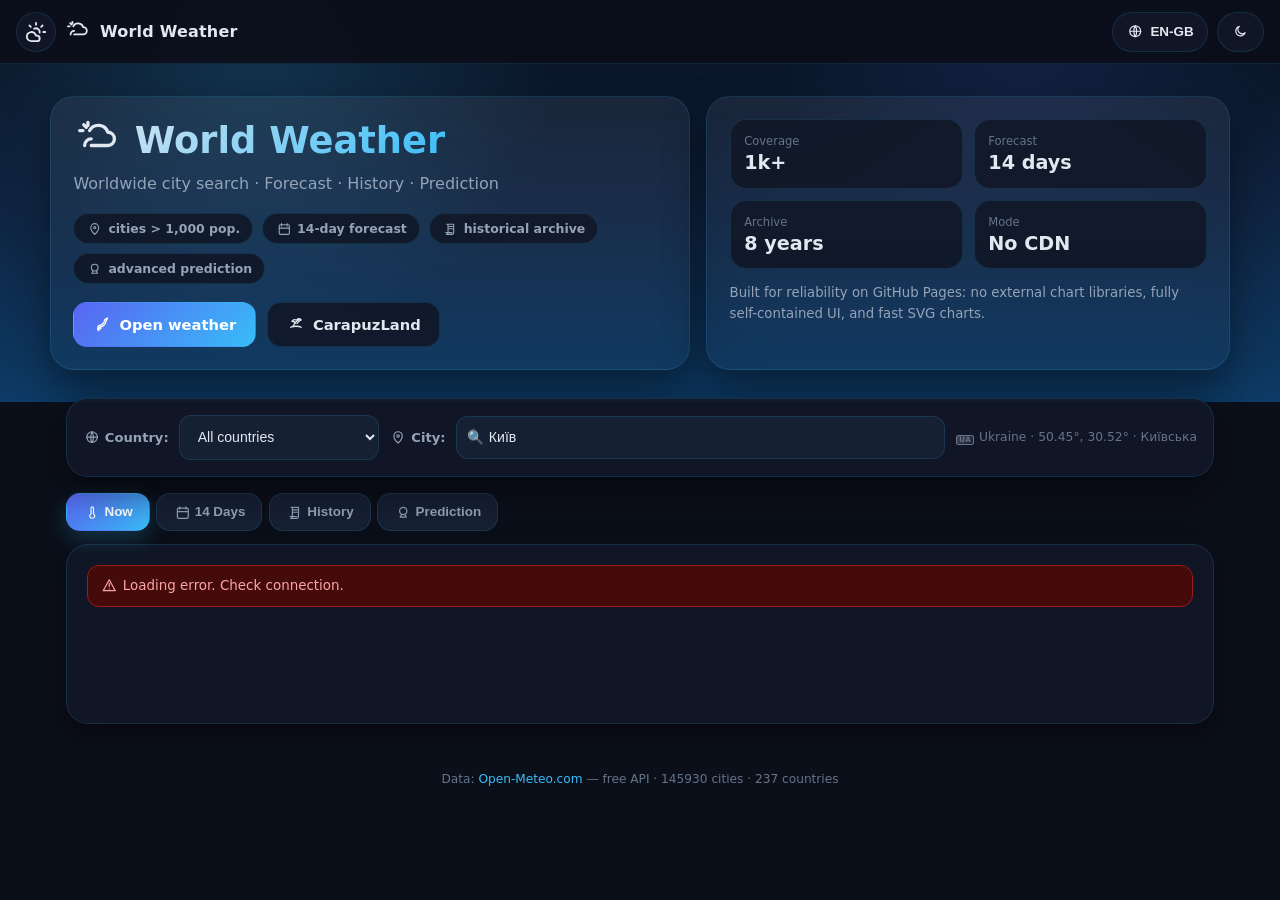
<file: weather/index.html>
<!DOCTYPE html>
<html lang="en" data-theme="dark">
<head>
<meta charset="UTF-8">
<meta name="viewport" content="width=device-width, initial-scale=1.0">
<title>World Weather — Forecast, History, Prediction</title>
<meta name="description" content="World Weather with worldwide city search for populated places over 1,000 people, current conditions, 14-day forecast, history and advanced statistical prediction.">
<link rel="icon" href="favicon.svg" type="image/svg+xml">
<style>
:root{--tr:.3s}
[data-theme="dark"]{
--bg:#0b0f1a;--bg2:#111827;--card:rgba(17,24,39,.9);--hdr:rgba(11,15,26,.93);
--tx:#e2e8f0;--tx2:#94a3b8;--tx3:#64748b;--acc:#38bdf8;--acc2:#5865F2;
--brd:rgba(56,189,248,.14);--shd:rgba(0,0,0,.45);--glw:rgba(56,189,248,.22);
--dd:#1e293b;--ddh:#334155;--ok:#22c55e;--warn:#f59e0b;--bad:#ef4444;
--g1:#08101d;--g2:#0f2340;--g3:#0d3b66;--soft:#0f172a;--soft2:#162033;
}
[data-theme="light"]{
--bg:#ecf7ff;--bg2:#f8fbff;--card:rgba(255,255,255,.92);--hdr:rgba(236,247,255,.94);
--tx:#1e293b;--tx2:#475569;--tx3:#64748b;--acc:#0284c7;--acc2:#5865F2;
--brd:rgba(2,132,199,.14);--shd:rgba(0,0,0,.1);--glw:rgba(2,132,199,.16);
--dd:#fff;--ddh:#f1f5f9;--ok:#16a34a;--warn:#d97706;--bad:#dc2626;
--g1:#dff3ff;--g2:#d9e9ff;--g3:#e9f1ff;--soft:#f8fbff;--soft2:#eef6ff;
}
*{margin:0;padding:0;box-sizing:border-box}
html{scroll-behavior:smooth}
body{font-family:'Segoe UI',system-ui,-apple-system,sans-serif;background:var(--bg);color:var(--tx);min-height:100vh;transition:background var(--tr),color var(--tr);overflow-x:hidden}
a{text-decoration:none;color:inherit}

/* HEADER */
.header{
position:fixed;top:0;left:0;right:0;height:64px;z-index:1000;
display:flex;align-items:center;justify-content:space-between;
padding:0 1rem 0 1rem;background:var(--hdr);
border-bottom:1px solid var(--brd);backdrop-filter:blur(18px);-webkit-backdrop-filter:blur(18px)
}
.header-left,.header-right{display:flex;align-items:center;gap:.55rem}
.home-island{
display:flex;align-items:center;justify-content:center;
width:40px;height:40px;border-radius:999px;background:var(--card);border:1px solid var(--brd);
font-size:1.2rem;color:var(--tx);transition:all .25s
}
.home-island svg{width:22px;height:22px;display:block;stroke:currentColor;stroke-width:2;stroke-linecap:round;stroke-linejoin:round;fill:none}
.home-island:hover{transform:translateY(-2px);border-color:var(--acc);box-shadow:0 0 16px var(--glw)}
.brand{
display:flex;align-items:center;gap:.55rem;font-weight:800;letter-spacing:.2px
}
.brand .logo{font-size:1.25rem}
.brand .title{font-size:1rem}
.header-btn{
background:var(--card);border:1px solid var(--brd);color:var(--tx);
height:40px;padding:0 .85rem;border-radius:999px;cursor:pointer;
display:inline-flex;align-items:center;gap:.4rem;font-size:.84rem;font-weight:600;transition:all .25s
}
.header-btn:hover{border-color:var(--acc);box-shadow:0 0 14px var(--glw);transform:translateY(-1px)}
.lang-btn{min-width:76px;justify-content:center}
.mobile-menu-btn{display:none;width:40px;padding:0;justify-content:center}

/* HERO */
.hero{
position:relative;padding:96px 1rem 2rem;overflow:hidden;
background:linear-gradient(180deg,var(--g1) 0%,var(--g2) 50%,var(--g3) 100%)
}
.hero::before{
content:'';position:absolute;inset:0;
background:radial-gradient(circle at 20% 10%, rgba(56,189,248,.18), transparent 28%),
radial-gradient(circle at 80% 0%, rgba(88,101,242,.14), transparent 24%);
pointer-events:none
}
.hero-inner{position:relative;z-index:2;max-width:1180px;margin:0 auto}
.hero-grid{
display:grid;grid-template-columns:1.1fr .9fr;gap:1rem;align-items:stretch
}
.hero-card,.hero-side{
background:linear-gradient(180deg,rgba(255,255,255,.06),rgba(255,255,255,.02));
border:1px solid var(--brd);border-radius:24px;padding:1.4rem;
backdrop-filter:blur(14px);-webkit-backdrop-filter:blur(14px);box-shadow:0 16px 40px var(--shd)
}
.hero-title{font-size:2.3rem;font-weight:900;line-height:1.05;margin-bottom:.55rem}
.hero-title .grad{
background:linear-gradient(135deg,var(--tx),var(--acc));-webkit-background-clip:text;
-webkit-text-fill-color:transparent;background-clip:text
}
.hero-sub{font-size:1rem;line-height:1.7;color:var(--tx2);max-width:720px}
.hero-badges{display:flex;flex-wrap:wrap;gap:.55rem;margin-top:1rem}
.badge{
display:inline-flex;align-items:center;gap:.35rem;padding:.45rem .75rem;border-radius:999px;
background:var(--card);border:1px solid var(--brd);font-size:.78rem;font-weight:700;color:var(--tx2)
}
.hero-actions{display:flex;gap:.7rem;flex-wrap:wrap;margin-top:1.1rem}
.big-btn{
display:inline-flex;align-items:center;justify-content:center;gap:.45rem;
padding:.8rem 1.15rem;border-radius:14px;font-weight:800;font-size:.92rem;border:1px solid var(--brd);
transition:all .25s;cursor:pointer
}
.big-btn.primary{background:linear-gradient(135deg,var(--acc2),var(--acc));color:#fff;border-color:transparent}
.big-btn.primary:hover{transform:translateY(-2px);box-shadow:0 10px 26px var(--glw)}
.big-btn.secondary{background:var(--card);color:var(--tx)}
.big-btn.secondary:hover{transform:translateY(-2px);border-color:var(--acc)}
.hero-side .mini-stats{display:grid;grid-template-columns:1fr 1fr;gap:.7rem}
.mini{
padding:.85rem;border-radius:16px;background:var(--card);border:1px solid var(--brd)
}
.mini .k{font-size:.72rem;color:var(--tx3);margin-bottom:.2rem}
.mini .v{font-size:1.2rem;font-weight:900}
.hero-note{margin-top:.8rem;color:var(--tx2);font-size:.83rem;line-height:1.6}

/* WRAP */
.wrap{max-width:1180px;margin:0 auto;padding:1rem 1rem 2rem}

/* SELECT BAR */
.sel-bar{
background:var(--card);border:1px solid var(--brd);border-radius:22px;padding:1rem 1rem;
box-shadow:0 14px 40px var(--shd);display:grid;grid-template-columns:auto 200px auto 1fr auto;gap:.65rem;align-items:center;
margin-top:-1.25rem;position:relative;z-index:80
}
.sel-bar label{font-size:.82rem;font-weight:800;color:var(--tx2)}
.sel-bar select,.sw input,.fg input{
background:var(--soft2);border:1px solid var(--brd);color:var(--tx);
padding:.78rem .85rem;border-radius:12px;font-size:.88rem;transition:all .25s
}
.sel-bar select:focus,.sw input:focus,.fg input:focus{outline:none;border-color:var(--acc);box-shadow:0 0 0 3px rgba(56,189,248,.08)}
.sw{position:relative;min-width:180px}
.sw::before{content:'🔍';position:absolute;left:.72rem;top:50%;transform:translateY(-50%);font-size:.85rem;pointer-events:none}
.sw input{padding-left:2rem;width:100%}
.dd{
position:absolute;top:calc(100% + 6px);left:0;right:0;background:var(--dd);border:1px solid var(--brd);
border-radius:16px;max-height:420px;overflow:auto;display:none;z-index:300;box-shadow:0 18px 45px var(--shd)
}
.dd.open{display:block}
.dd-cnt{padding:.55rem .8rem;font-size:.74rem;color:var(--tx3);text-align:center;border-bottom:1px solid var(--brd);background:var(--soft);position:sticky;top:0;z-index:3}
.dd-r{padding:.4rem .75rem;font-size:.7rem;font-weight:800;color:var(--acc);background:var(--soft);border-top:1px solid var(--brd);border-bottom:1px solid var(--brd)}
.dd-i{padding:.52rem .8rem;cursor:pointer;font-size:.84rem;display:flex;justify-content:space-between;gap:.5rem;transition:background .15s}
.dd-i:hover{background:var(--ddh)}
.dd-i.act{background:linear-gradient(135deg,var(--acc2),var(--acc));color:#fff}
.dd-i span{font-size:.68rem;color:var(--tx3)}
.dd-i.act span{color:rgba(255,255,255,.8)}
.dd-state{padding:.85rem;text-align:center;color:var(--tx3);font-size:.78rem;line-height:1.45}
.dd-state b{color:var(--tx)}
.dd-i-main{display:flex;flex-direction:column;gap:.12rem;min-width:0}
.dd-i-name{font-weight:800;white-space:nowrap;overflow:hidden;text-overflow:ellipsis}
.dd-i-sub{font-size:.68rem;color:var(--tx3);white-space:nowrap;overflow:hidden;text-overflow:ellipsis}
.dd-i-pop{font-size:.68rem;color:var(--acc);font-weight:800;white-space:nowrap}
.dd-i.act .dd-i-sub,.dd-i.act .dd-i-pop{color:rgba(255,255,255,.85)}
.c-info{font-size:.77rem;color:var(--tx3);white-space:nowrap;overflow:hidden;text-overflow:ellipsis}

/* TABS */
.tabs{display:flex;gap:.4rem;flex-wrap:wrap;margin-top:1rem}
.tbtn{
padding:.65rem 1rem;border:none;background:var(--soft2);border:1px solid var(--brd);
border-radius:14px;font-size:.84rem;font-weight:700;cursor:pointer;color:var(--tx2);transition:.2s
}
.tbtn:hover{transform:translateY(-1px);border-color:var(--acc)}
.tbtn.on{background:linear-gradient(135deg,var(--acc2),var(--acc));color:#fff;border-color:transparent;box-shadow:0 8px 22px var(--glw)}

/* PANELS */
.pnl{
background:var(--card);border:1px solid var(--brd);border-radius:22px;padding:1.25rem;
box-shadow:0 10px 28px var(--shd);display:none;min-height:180px;margin-top:.8rem
}
.pnl.on{display:block;animation:fu .25s ease}
@keyframes fu{from{opacity:0;transform:translateY(6px)}to{opacity:1;transform:none}}

/* WEATHER NOW */
.cw{text-align:center;padding:.25rem 0}
.cw-ic{font-size:4.4rem}
.cw-t{font-size:3.25rem;font-weight:900;letter-spacing:-2px}
.cw-d{font-size:1rem;color:var(--tx2);margin-top:.15rem}
.cw-time{font-size:.8rem;color:var(--tx3);margin:.45rem 0 .8rem}
.grd{display:grid;grid-template-columns:repeat(auto-fit,minmax(110px,1fr));gap:.55rem;margin-bottom:.9rem}
.gd{
background:var(--soft2);border:1px solid var(--brd);border-radius:16px;padding:.65rem;text-align:center;transition:transform .15s
}
.gd:hover{transform:translateY(-2px)}
.gd-i{font-size:1.2rem}.gd-l{font-size:.68rem;color:var(--tx3);margin:.08rem 0}.gd-v{font-size:.92rem;font-weight:800}
.rec{
background:linear-gradient(135deg,rgba(59,130,246,.08),rgba(34,197,94,.08));
border:1px solid var(--brd);border-radius:16px;padding:.85rem;margin-bottom:.9rem;display:flex;gap:.7rem;align-items:center;flex-wrap:wrap
}
.rec-ic{font-size:2rem}.rec-txt p{color:var(--tx2);font-size:.85rem;line-height:1.4}
.hr-scroll{display:flex;gap:.45rem;overflow-x:auto;padding:.35rem 0 .15rem;scrollbar-width:thin}
.hr{
text-align:center;min-width:56px;flex-shrink:0;padding:.45rem;border-radius:12px;background:var(--soft2);border:1px solid var(--brd)
}
.hr-t{font-size:.66rem;color:var(--tx3)}.hr-i{font-size:1.05rem;margin:.05rem 0}.hr-v{font-weight:800;font-size:.8rem}.hr-r{font-size:.62rem;color:#3b82f6}

/* CHART BLOCKS */
.cb{
background:var(--soft2);border:1px solid var(--brd);border-radius:18px;padding:.85rem;margin-bottom:.75rem
}
.cb h3{font-size:.86rem;color:var(--tx2);margin-bottom:.55rem}
.chart{
width:100%;height:220px;display:block;background:linear-gradient(180deg,rgba(255,255,255,.02),transparent);
border-radius:14px
}
.chart-wrap{overflow:hidden;border-radius:12px}

/* FORECAST CARDS */
.fc-g{display:grid;grid-template-columns:repeat(auto-fill,minmax(88px,1fr));gap:.5rem;margin-bottom:.75rem}
.fc{
background:linear-gradient(135deg,var(--soft2),var(--card));border:1px solid var(--brd);border-radius:14px;padding:.55rem .35rem;text-align:center;cursor:pointer;transition:.2s;user-select:none
}
.fc:hover{transform:translateY(-2px);box-shadow:0 6px 16px rgba(0,0,0,.08)}
.fc.sel{border-color:var(--acc);box-shadow:0 0 0 2px rgba(56,189,248,.14)}
.fc-dt{font-size:.66rem;color:var(--tx2);font-weight:700;margin-bottom:.15rem}
.fc-ic{font-size:1.6rem;margin:.08rem 0}.fc-hi{font-weight:900;font-size:.9rem}.fc-lo{color:var(--tx3);font-size:.78rem}.fc-rn{font-size:.62rem;color:#3b82f6;margin-top:.05rem}

/* DAY DETAILS */
.ddet{background:linear-gradient(135deg,var(--soft),var(--soft2));border-radius:20px;padding:1.25rem;margin-top:.4rem;border:1px solid var(--brd);animation:fu .3s}
.ddet-hdr{text-align:center;margin-bottom:1rem}
.ddet-hdr .ddi{font-size:3.6rem}.ddet-hdr .ddt{font-size:2.35rem;font-weight:900}
.ddet-hdr .ddd{color:var(--tx2);font-size:.96rem;margin:.15rem 0}.ddet-hdr .dds{color:var(--tx3);font-size:.8rem}
.htbl{max-height:300px;overflow:auto;border:1px solid var(--brd);border-radius:12px;margin-top:.7rem;scrollbar-width:thin}
table{width:100%;border-collapse:collapse}
th,td{padding:.42rem .45rem;text-align:center;border-bottom:1px solid var(--brd);font-size:.75rem}
th{background:var(--soft2);font-weight:800;color:var(--tx2);position:sticky;top:0;z-index:2}
tbody tr:hover{background:var(--soft2)}

/* CONTROLS */
.ctrl{display:flex;gap:.55rem;flex-wrap:wrap;align-items:end;margin-bottom:.75rem}
.fg{display:flex;flex-direction:column;gap:.2rem}
.fg label{font-size:.72rem;font-weight:700;color:var(--tx2)}
.btn{
padding:.75rem 1rem;background:linear-gradient(135deg,var(--acc2),var(--acc));color:#fff;border:none;border-radius:12px;
font-size:.84rem;font-weight:800;cursor:pointer;transition:.2s;white-space:nowrap
}
.btn:hover{transform:translateY(-1px);box-shadow:0 10px 22px var(--glw)}
.smry{display:flex;gap:.45rem;flex-wrap:wrap;margin-bottom:.7rem}
.sm{background:var(--soft2);border:1px solid var(--brd);border-radius:14px;padding:.55rem .7rem;flex:1;min-width:84px;text-align:center}
.sm-l{font-size:.64rem;color:var(--tx3)}.sm-v{font-size:1rem;font-weight:900}

/* PREDICTION */
.pmain{text-align:center;background:linear-gradient(135deg,rgba(139,92,246,.08),rgba(56,189,248,.08));border:1px solid var(--brd);border-radius:20px;padding:1.25rem;margin-bottom:.8rem}
.pmain .pi{font-size:3rem}.pmain .pt{font-size:2.25rem;font-weight:900}.pmain .pd{color:var(--tx2);font-size:.96rem;margin:.12rem 0}.pmain .pr{color:var(--tx3);font-size:.8rem}
.badge2{display:inline-block;color:#fff;padding:.24rem .7rem;border-radius:999px;font-size:.76rem;font-weight:800;margin-top:.35rem}
.pgrid{display:grid;grid-template-columns:repeat(auto-fit,minmax(165px,1fr));gap:.55rem;margin-bottom:.8rem}
.pg{background:var(--soft2);border:1px solid var(--brd);border-radius:14px;padding:.7rem}
.pg h4{color:var(--tx2);margin-bottom:.2rem;font-size:.82rem}.pg p{color:var(--tx3);font-size:.79rem;margin:.08rem 0}
.comp{padding:.85rem;background:var(--soft2);border:1px solid var(--brd);border-radius:16px;margin-top:.7rem}
.comp h3{margin-bottom:.45rem;font-size:.9rem;color:var(--tx2)}
.comp2{display:grid;grid-template-columns:1fr 1fr;gap:.55rem}
.cc{text-align:center;padding:.6rem;background:var(--card);border:1px solid var(--brd);border-radius:14px}.cc h4{font-size:.72rem;color:var(--tx3);margin-bottom:.15rem}
.note{margin-top:.8rem;background:#fffbeb;border:1px solid #fde68a;border-radius:14px;padding:.75rem;font-size:.78rem;color:#92400e;line-height:1.5}
[data-theme="dark"] .note{background:#422006;border-color:#854d0e;color:#fbbf24}

/* LOADER + ERR */
.ld{text-align:center;padding:1.8rem;color:var(--tx3)}
.sp{display:inline-block;width:30px;height:30px;border:3px solid var(--brd);border-top-color:var(--acc);border-radius:50%;animation:rr .7s linear infinite;margin-bottom:.4rem}
@keyframes rr{to{transform:rotate(360deg)}}
.err{background:#fef2f2;color:#dc2626;padding:.8rem;border-radius:12px;border:1px solid #fecaca;font-size:.84rem}
[data-theme="dark"] .err{background:#450a0a;border-color:#991b1b;color:#fca5a5}
.footer{text-align:center;padding:1rem;color:var(--tx3);font-size:.76rem}
.footer a{color:var(--acc)}

/* MOBILE */
@media(max-width:980px){
.hero-grid{grid-template-columns:1fr}
.sel-bar{grid-template-columns:1fr;align-items:stretch}
.c-info{white-space:normal}
}
@media(max-width:860px){
.brand .title{display:none}
.mobile-menu-btn{display:inline-flex}
.header-right .desktop-only{display:none}
}
@media(max-width:700px){
.hero-title{font-size:1.8rem}
.cw-t{font-size:2.5rem}
.cw-ic{font-size:3.2rem}
.comp2{grid-template-columns:1fr}
.stats2{grid-template-columns:1fr}
}
@media(max-width:560px){
.wrap{padding:.85rem .85rem 2rem}
.hero{padding:88px .85rem 1.4rem}
.pnl{padding:.9rem}
.fc-g{grid-template-columns:repeat(auto-fill,minmax(74px,1fr))}
.ddet-hdr .ddt{font-size:1.8rem}
.ddet-hdr .ddi{font-size:2.8rem}
.grd{grid-template-columns:repeat(auto-fit,minmax(92px,1fr))}
.tabs{gap:.35rem}
.tbtn{flex:1 1 calc(50% - .35rem);justify-content:center}
}
</style>
<script src="/assets/site-icons.js" defer></script>
</head>
<body>

<header class="header">
  <div class="header-left">
    <a class="home-island" href="https://carapuzland.github.io" title="CarapuzLand" aria-label="CarapuzLand">
      <svg viewBox="0 0 24 24" aria-hidden="true"><path d="M12 2v2"/><path d="m4.9 4.9 1.4 1.4"/><path d="M20 12h2"/><path d="m19.1 4.9-1.4 1.4"/><path d="M16 12.6A4 4 0 0 0 10 8.5"/><path d="M13 22H7a5 5 0 1 1 4.9-6H13a3 3 0 0 1 0 6Z"/></svg>
    </a>
    <div class="brand">
      <span class="logo">🌤️</span>
      <span class="title" id="brandTitle">World Weather</span>
    </div>
  </div>
  <div class="header-right">
    <button class="header-btn lang-btn" id="langBtn" onclick="nextLang()">🌐 EN</button>
    <button class="header-btn" onclick="toggleTheme()">🌓</button>
    <button class="header-btn mobile-menu-btn" onclick="scrollToTopSmooth()">☰</button>
  </div>
</header>

<section class="hero">
  <div class="hero-inner">
    <div class="hero-grid">
      <div class="hero-card">
        <div class="hero-title"><span class="grad" id="hdrT">🌤️ World Weather</span></div>
        <div class="hero-sub" id="hdrS">Worldwide city search · Forecast · History · Prediction</div>
        <div class="hero-badges">
          <span class="badge" id="badgeCities">📍 Cities over 1k people</span>
          <span class="badge">📅 14-day forecast</span>
          <span class="badge">📜 historical archive</span>
          <span class="badge">🔮 advanced prediction</span>
        </div>
        <div class="hero-actions">
          <a href="#weather-app" class="big-btn primary" id="ctaStart">🚀 Open weather</a>
          <a href="https://carapuzland.github.io" class="big-btn secondary">🏝️ CarapuzLand</a>
        </div>
      </div>
      <div class="hero-side">
        <div class="mini-stats">
          <div class="mini"><div class="k">Coverage</div><div class="v">1k+</div></div>
          <div class="mini"><div class="k">Forecast</div><div class="v">14 days</div></div>
          <div class="mini"><div class="k">Archive</div><div class="v">8 years</div></div>
          <div class="mini"><div class="k">Mode</div><div class="v">No CDN</div></div>
        </div>
        <div class="hero-note" id="heroNote">
          Built for reliability on GitHub Pages: no external chart libraries, fully self-contained UI, and fast SVG charts.
        </div>
      </div>
    </div>
  </div>
</section>

<div class="wrap" id="weather-app">
  <div class="sel-bar">
    <label id="lC">🌍 Country:</label>
    <select id="cSel"></select>

    <label id="lCi">📍 City:</label>
    <div class="sw">
      <input type="text" id="si" autocomplete="off" placeholder="Search city...">
      <div class="dd" id="dd"></div>
    </div>

    <div class="c-info" id="ci"></div>
  </div>

  <div class="tabs">
    <button class="tbtn on" data-t="cur" id="tCur"></button>
    <button class="tbtn" data-t="fc" id="tFc"></button>
    <button class="tbtn" data-t="hist" id="tHist"></button>
    <button class="tbtn" data-t="pred" id="tPred"></button>
  </div>

  <div class="pnl on" id="p-cur"><div id="o-cur"></div></div>
  <div class="pnl" id="p-fc"><div id="o-fc"></div></div>

  <div class="pnl" id="p-hist">
    <div class="ctrl">
      <div class="fg"><label id="lF"></label><input type="date" id="hS"></div>
      <div class="fg"><label id="lT"></label><input type="date" id="hE"></div>
      <button class="btn" onclick="loadHist()" id="bH"></button>
    </div>
    <div id="o-hist"></div>
  </div>

  <div class="pnl" id="p-pred">
    <p id="pDesc" style="color:var(--tx3);margin-bottom:.55rem;font-size:.84rem;line-height:1.5"></p>
    <div class="ctrl">
      <div class="fg"><label id="lPD"></label><input type="date" id="pD"></div>
      <button class="btn" onclick="loadPred()" id="bP"></button>
    </div>
    <div id="o-pred"></div>
  </div>
</div>

<div class="footer">
  Data: <a href="https://open-meteo.com/" target="_blank">Open-Meteo.com</a> — free API ·
  <span id="tCities"></span>
</div>

<script>
/* ═══════════════════════════════════════
   FULL TRANSLATION DATA — 15 LANGUAGES
   English base + fallbacks
   ═══════════════════════════════════════ */
const BASE={
title:'🌤️ World Weather',sub:'Worldwide city search · Forecast · History · Prediction',
country:'🌍 Country:',city:'📍 City:',search:'Search city...',
tabCur:'🌡️ Now',tabFc:'📅 14 Days',tabHist:'📜 History',tabPred:'🔮 Prediction',
from:'From:',to:'To:',btnHist:'📜 Show',btnPred:'🔮 Predict',
predDesc:'Select a date — the algorithm analyzes 8 years of weather data and computes a prediction with climate trends, ±10 day analog windows, cloudiness similarity, humidity, pressure, precipitation and wind weighting.',
loading:'Loading...',errLoad:'Loading error. Check connection.',errDates:'Select required dates.',errOrder:'Start date must be before end date.',errHist:'Archive error.',errNoData:'No data.',errPredD:'Not enough archive data (minimum 2 years).',errPredC:'Prediction calculation error.',
feels:'Feels like',humidity:'Humidity',wind:'Wind',wdir:'Direction',precip:'Precipitation',
pressure:'Pressure',clouds:'Cloudiness',uv:'UV Index',sunrise:'Sunrise',sunset:'Sunset',
dayLen:'Day length',tod:'Time of day',day:'Day',night:'Night',updated:'Updated',hourly:'Hourly',
max:'Max',min:'Min',fmax:'Feels max',fmin:'Feels min',rprob:'Rain %',wmax:'Wind max',uvmax:'UV max',
click:'👆 Click day for details',temp:'Temperature',prec:'Precipitation',windC:'Wind',pressC:'Pressure',
humC:'Humidity',cloudC:'Cloudiness',table:'Hourly table',time:'Time',weather:'Weather',
amax:'Avg max',amin:'Avg min',rhi:'Record ↑',rlo:'Record ↓',tprec:'Σ Precip',days:'Days',
pfor:'Prediction for',hrange:'Historical range',conf:'Confidence',
hi:'High',med:'Medium',lo:'Low',
eprec:'Expected',rsprob:'Rain/snow %',trend:'Trend',
warm:'Warming',cool:'Cooling',stable:'Stable',
spread:'Spread',ayears:'years analyzed',
yr:'/year',mmyr:'mm/yr',
comp:'Comparison with official forecast',ours:'Our prediction',offic:'Official forecast',
algo:'Algorithm:',algoD:'Weighted analog window ±10 days · 8 years · ensemble blend · regression trend · cloud similarity · humidity/pressure correction',
algoN:'This is a statistical weather prediction, not an official meteorological forecast.',
found:'Found',of:'of',cities:'cities',countriesWord:'countries',allCountries:'🌐 All countries',pop:'pop.',
geoHint:'Type at least 2 letters. Worldwide search uses the local GeoNames index and keeps cities with population above 1,000.',
geoLoading:'Searching worldwide cities...',
geoError:'Worldwide search is unavailable. Showing local fallback only.',
geoNoResults:'No cities over 1,000 people found for this search.',
geoCredit:'Worldwide city search: local GeoNames cities1000 index, filtered by population > 1,000.',
localFallback:'Local fallback',
byY:'By years',treg:'Trend + regression',pby:'Precipitation by years',wch:'±10 day analog comparison',
cold:'Very cold! Warm jacket, hat, gloves.',cool2:'Cold. Warm jacket recommended.',mild:'Cool. Jacket recommended.',
comf:'Comfortable. Light jacket.',warm2:'Warm. Light clothes and sunscreen.',hot:'Hot! Drink water and avoid strong sun.',
rain:' Umbrella recommended!',snow:' Careful on roads!',storm:' Better stay inside.',wwind:' Strong wind!',
heroNote:'Built for reliability on GitHub Pages: no external chart libraries, fully self-contained UI, and fast SVG charts.',
mo:['Jan','Feb','Mar','Apr','May','Jun','Jul','Aug','Sep','Oct','Nov','Dec'],
mof:['January','February','March','April','May','June','July','August','September','October','November','December'],
dn:['Sun','Mon','Tue','Wed','Thu','Fri','Sat'],
dnf:['Sunday','Monday','Tuesday','Wednesday','Thursday','Friday','Saturday']
};

const TR={
'en-gb':{...BASE},
'en-us':{...BASE},
uk:{title:'🌤️ Погода у Світі',sub:'Пошук міст світу · Прогноз · Історія · Передбачення',country:'🌍 Країна:',city:'📍 Місто:',search:'Пошук міста...',tabCur:'🌡️ Зараз',tabFc:'📅 14 днів',tabHist:'📜 Історія',tabPred:'🔮 Передбачення',from:'Від:',to:'До:',btnHist:'📜 Показати',btnPred:'🔮 Передбачити',predDesc:'Оберіть дату — алгоритм аналізує 8 років метеоданих і обчислює прогноз із кліматичними трендами, аналогами ±10 днів, схожістю хмарності, вологості, тиску, опадів і вітру.',loading:'Завантаження...',errLoad:'Помилка завантаження.',errDates:'Оберіть потрібні дати.',errOrder:'Дата початку має бути раніше кінця.',errHist:'Помилка архіву.',errNoData:'Немає даних.',errPredD:'Недостатньо архівних даних (мінімум 2 роки).',errPredC:'Помилка розрахунку прогнозу.',feels:'Відчувається',humidity:'Вологість',wind:'Вітер',wdir:'Напрямок',precip:'Опади',pressure:'Тиск',clouds:'Хмарність',uv:'UV індекс',sunrise:'Схід',sunset:'Захід',dayLen:'Тривалість дня',tod:'Час доби',day:'День',night:'Ніч',updated:'Оновлено',hourly:'По годинах',max:'Макс',min:'Мін',fmax:'Відч. макс',fmin:'Відч. мін',rprob:'Дощ %',wmax:'Вітер макс',uvmax:'UV макс',click:'👆 Натисніть день для деталей',temp:'Температура',prec:'Опади',windC:'Вітер',pressC:'Тиск',humC:'Вологість',cloudC:'Хмарність',table:'Погодинна таблиця',time:'Час',amax:'Сер. макс',amin:'Сер. мін',rhi:'Рекорд ↑',rlo:'Рекорд ↓',tprec:'Σ Опадів',days:'Днів',pfor:'Прогноз на',hrange:'Історичний діапазон',conf:'Впевненість',hi:'Висока',med:'Середня',lo:'Низька',eprec:'Очікувано',rsprob:'Дощ/сніг %',trend:'Тренд',warm:'Потепління',cool:'Похолодання',stable:'Стабільно',spread:'Розкид',ayears:'років проаналізовано',yr:'/рік',mmyr:'мм/рік',comp:'Порівняння з офіційним прогнозом',ours:'Наш прогноз',offic:'Офіційний прогноз',algo:'Алгоритм:',algoD:'Зважене аналогове вікно ±10 днів · 8 років · ансамбль · тренд регресії · схожість хмарності · корекція вологості/тиску',algoN:'Це статистичний прогноз, а не офіційний метеорологічний прогноз.',found:'Знайдено',of:'з',cities:'міст',byY:'По роках',treg:'Тренд + регресія',pby:'Опади по роках',wch:'Порівняння аналогів ±10 днів',cold:'Дуже холодно! Куртка, шапка, рукавички.',cool2:'Холодно. Тепла куртка.',mild:'Прохолодно. Куртка рекомендується.',comf:'Комфортно. Легка куртка.',warm2:'Тепло. Легкий одяг та сонцезахист.',hot:'Спекотно! Пийте воду та уникайте сильного сонця.',rain:' Візьміть парасолю!',snow:' Обережно на дорогах!',storm:' Краще залишитися вдома.',wwind:' Сильний вітер!',heroNote:'Побудовано для надійності на GitHub Pages: без зовнішніх бібліотек графіків, повністю автономний інтерфейс та швидкі SVG-графіки.',mo:['січ','лют','бер','кві','тра','чер','лип','сер','вер','жов','лис','гру'],mof:['січня','лютого','березня','квітня','травня','червня','липня','серпня','вересня','жовтня','листопада','грудня'],dn:['Нд','Пн','Вт','Ср','Чт','Пт','Сб'],dnf:['Неділя','Понеділок','Вівторок','Середа','Четвер','Пʼятниця','Субота']},
ru:{title:'🌤️ Погода в мире',sub:'Поиск городов мира · Прогноз · История · Предсказание',country:'🌍 Страна:',city:'📍 Город:',search:'Поиск города...',tabCur:'🌡️ Сейчас',tabFc:'📅 14 дней',tabHist:'📜 История',tabPred:'🔮 Предсказание',from:'От:',to:'До:',btnHist:'📜 Показать',btnPred:'🔮 Предсказать',predDesc:'Выберите дату — алгоритм анализирует 8 лет метеоданных и считает прогноз с климатическими трендами, аналогами ±10 дней, похожестью облачности, влажности, давления, осадков и ветра.',loading:'Загрузка...',errLoad:'Ошибка загрузки. Проверьте соединение.',errDates:'Выберите нужные даты.',errOrder:'Дата начала должна быть раньше даты конца.',errHist:'Ошибка архива.',errNoData:'Нет данных.',errPredD:'Недостаточно архивных данных (минимум 2 года).',errPredC:'Ошибка расчёта прогноза.',feels:'Ощущается',humidity:'Влажность',wind:'Ветер',wdir:'Направление',precip:'Осадки',pressure:'Давление',clouds:'Облачность',uv:'UV индекс',sunrise:'Восход',sunset:'Закат',dayLen:'Длина дня',tod:'Время суток',day:'День',night:'Ночь',updated:'Обновлено',hourly:'По часам',max:'Макс',min:'Мин',fmax:'Ощущ. макс',fmin:'Ощущ. мин',rprob:'Дождь %',wmax:'Ветер макс',uvmax:'UV макс',click:'👆 Нажмите день для деталей',temp:'Температура',prec:'Осадки',windC:'Ветер',pressC:'Давление',humC:'Влажность',cloudC:'Облачность',table:'Почасовая таблица',time:'Время',weather:'Погода',amax:'Сред. макс',amin:'Сред. мин',rhi:'Рекорд ↑',rlo:'Рекорд ↓',tprec:'Σ осадков',days:'Дней',pfor:'Прогноз на',hrange:'Исторический диапазон',conf:'Уверенность',hi:'Высокая',med:'Средняя',lo:'Низкая',eprec:'Ожидается',rsprob:'Дождь/снег %',trend:'Тренд',warm:'Потепление',cool:'Похолодание',stable:'Стабильно',spread:'Разброс',ayears:'лет проанализировано',yr:'/год',mmyr:'мм/год',comp:'Сравнение с официальным прогнозом',ours:'Наш прогноз',offic:'Официальный прогноз',algo:'Алгоритм:',algoD:'Взвешенное аналоговое окно ±10 дней · 8 лет · ансамбль · тренд регрессии · похожесть облачности · коррекция влажности/давления',algoN:'Это статистическое предсказание, а не официальный метеорологический прогноз.',found:'Найдено',of:'из',cities:'городов',byY:'По годам',treg:'Тренд + регрессия',pby:'Осадки по годам',wch:'Сравнение аналогов ±10 дней',cold:'Очень холодно! Куртка, шапка, перчатки.',cool2:'Холодно. Нужна тёплая куртка.',mild:'Прохладно. Лучше взять куртку.',comf:'Комфортно. Лёгкая куртка.',warm2:'Тепло. Лёгкая одежда и защита от солнца.',hot:'Жарко! Пейте воду и избегайте сильного солнца.',rain:' Возьмите зонт!',snow:' Осторожно на дорогах!',storm:' Лучше остаться дома.',wwind:' Сильный ветер!',heroNote:'Сделано надёжно для GitHub Pages: без внешних библиотек графиков, автономный интерфейс и быстрые SVG-графики.',mo:['янв','фев','мар','апр','май','июн','июл','авг','сен','окт','ноя','дек'],mof:['января','февраля','марта','апреля','мая','июня','июля','августа','сентября','октября','ноября','декабря'],dn:['Вс','Пн','Вт','Ср','Чт','Пт','Сб'],dnf:['Воскресенье','Понедельник','Вторник','Среда','Четверг','Пятница','Суббота']},
de:{title:'🌤️ Weltwetter',sub:'Weltweite Stadtsuche · Vorhersage · Verlauf · Prognose',country:'🌍 Land:',city:'📍 Stadt:',search:'Stadt suchen...',tabCur:'🌡️ Jetzt',tabFc:'📅 14 Tage',tabHist:'📜 Verlauf',tabPred:'🔮 Prognose',from:'Von:',to:'Bis:',btnHist:'📜 Anzeigen',btnPred:'🔮 Vorhersagen',loading:'Laden...',feels:'Gefühlt',humidity:'Feuchtigkeit',wind:'Wind',precip:'Niederschlag',pressure:'Druck',clouds:'Bewölkung',sunrise:'Aufgang',sunset:'Untergang',dayLen:'Tageslänge',day:'Tag',night:'Nacht',updated:'Aktualisiert',hourly:'Stündlich',max:'Max',min:'Min',click:'👆 Tag anklicken',temp:'Temperatur',table:'Stundentabelle',time:'Zeit',conf:'Konfidenz',hi:'Hoch',med:'Mittel',lo:'Niedrig',trend:'Trend',warm:'Erwärmung',cool:'Abkühlung',stable:'Stabil',found:'Gefunden',of:'von',cities:'Städte',cold:'Sehr kalt! Warme Jacke.',cool2:'Kalt.',mild:'Kühl. Jacke.',comf:'Angenehm.',warm2:'Warm.',hot:'Heiß! Wasser.',rain:' Regenschirm!',snow:' Glätte!',storm:' Drinnen bleiben.',wwind:' Starker Wind!',heroNote:'Für GitHub Pages zuverlässig gebaut: keine externen Diagramm-Bibliotheken, vollständig eigenständige UI und schnelle SVG-Diagramme.',mo:['Jan','Feb','Mär','Apr','Mai','Jun','Jul','Aug','Sep','Okt','Nov','Dez'],mof:['Januar','Februar','März','April','Mai','Juni','Juli','August','September','Oktober','November','Dezember'],dn:['So','Mo','Di','Mi','Do','Fr','Sa'],dnf:['Sonntag','Montag','Dienstag','Mittwoch','Donnerstag','Freitag','Samstag']},
fr:{title:'🌤️ Météo Mondiale',sub:'Recherche mondiale de villes · Prévisions · Historique',country:'🌍 Pays:',city:'📍 Ville:',search:'Chercher...',tabCur:'🌡️ Actuel',tabFc:'📅 14 jours',tabHist:'📜 Historique',tabPred:'🔮 Prédiction',from:'De:',to:'À:',btnHist:'📜 Afficher',btnPred:'🔮 Prédire',loading:'Chargement...',heroNote:'Conçu pour être fiable sur GitHub Pages : aucune bibliothèque de graphiques externe, interface autonome et graphiques SVG rapides.'},
es:{title:'🌤️ Clima Mundial',sub:'Búsqueda mundial de ciudades · Pronóstico · Historial',country:'🌍 País:',city:'📍 Ciudad:',search:'Buscar...',tabCur:'🌡️ Ahora',tabFc:'📅 14 días',tabHist:'📜 Historial',tabPred:'🔮 Predicción',from:'Desde:',to:'Hasta:',btnHist:'📜 Mostrar',btnPred:'🔮 Predecir',loading:'Cargando...',heroNote:'Diseñado para ser fiable en GitHub Pages: sin bibliotecas externas de gráficos, interfaz autónoma y gráficos SVG rápidos.'},
it:{title:'🌤️ Meteo Mondiale',country:'🌍 Paese:',city:'📍 Città:',search:'Cerca...',tabCur:'🌡️ Ora',tabFc:'📅 14 giorni',tabHist:'📜 Storico',tabPred:'🔮 Predizione',from:'Da:',to:'A:',loading:'Caricamento...'},
pl:{title:'🌤️ Pogoda Świata',country:'🌍 Kraj:',city:'📍 Miasto:',search:'Szukaj...',tabCur:'🌡️ Teraz',tabFc:'📅 14 dni',tabHist:'📜 Historia',tabPred:'🔮 Predykcja',from:'Od:',to:'Do:',loading:'Ładowanie...'},
pt:{title:'🌤️ Clima Mundial',country:'🌍 País:',city:'📍 Cidade:',search:'Pesquisar...',tabCur:'🌡️ Agora',tabFc:'📅 14 dias',tabHist:'📜 Histórico',tabPred:'🔮 Predição',from:'De:',to:'Até:',loading:'Carregando...'},
nl:{title:'🌤️ Wereldweer',country:'🌍 Land:',city:'📍 Stad:',search:'Zoeken...',tabCur:'🌡️ Nu',tabFc:'📅 14 dagen',tabHist:'📜 Geschiedenis',tabPred:'🔮 Voorspelling',from:'Van:',to:'Tot:',loading:'Laden...'},
ro:{title:'🌤️ Meteo Global',country:'🌍 Țara:',city:'📍 Oraș:',search:'Caută...',tabCur:'🌡️ Acum',tabFc:'📅 14 zile',tabHist:'📜 Istoric',tabPred:'🔮 Predicție',from:'De la:',to:'Până:',loading:'Încărcare...'},
sv:{title:'🌤️ Världsväder',country:'🌍 Land:',city:'📍 Stad:',search:'Sök...',tabCur:'🌡️ Nu',tabFc:'📅 14 dagar',tabHist:'📜 Historik',tabPred:'🔮 Prognos',from:'Från:',to:'Till:',loading:'Laddar...'},
cs:{title:'🌤️ Světové Počasí',country:'🌍 Země:',city:'📍 Město:',search:'Hledat...',tabCur:'🌡️ Nyní',tabFc:'📅 14 dní',tabHist:'📜 Historie',tabPred:'🔮 Predikce',from:'Od:',to:'Do:',loading:'Načítání...'},
hu:{title:'🌤️ Világidőjárás',country:'🌍 Ország:',city:'📍 Város:',search:'Keresés...',tabCur:'🌡️ Most',tabFc:'📅 14 nap',tabHist:'📜 Előzmények',tabPred:'🔮 Előrejelzés',from:'Ettől:',to:'Eddig:',loading:'Betöltés...'},
el:{title:'🌤️ Παγκόσμιος Καιρός',country:'🌍 Χώρα:',city:'📍 Πόλη:',search:'Αναζήτηση...',tabCur:'🌡️ Τώρα',tabFc:'📅 14 μέρες',tabHist:'📜 Ιστορικό',tabPred:'🔮 Πρόβλεψη',from:'Από:',to:'Έως:',loading:'Φόρτωση...'}
};

Object.assign(TR,{
be:{title:'🌤️ Надвор’е ў свеце',sub:'Пошук гарадоў свету · Прагноз · Гісторыя',country:'🌍 Краіна:',city:'📍 Горад:',search:'Пошук горада...',tabCur:'🌡️ Зараз',tabFc:'📅 14 дзён',tabHist:'📜 Гісторыя',tabPred:'🔮 Прадказанне',from:'Ад:',to:'Да:',btnHist:'📜 Паказаць',btnPred:'🔮 Прадказаць',loading:'Загрузка...',errLoad:'Памылка загрузкі.',heroNote:'Надзейна для GitHub Pages: аўтаномны інтэрфейс і хуткія SVG-графікі.'},
bg:{title:'🌤️ Световно време',sub:'Търсене на градове · Прогноза · История',country:'🌍 Държава:',city:'📍 Град:',search:'Търсене на град...',tabCur:'🌡️ Сега',tabFc:'📅 14 дни',tabHist:'📜 История',tabPred:'🔮 Предсказание',from:'От:',to:'До:',btnHist:'📜 Покажи',btnPred:'🔮 Предскажи',loading:'Зареждане...',errLoad:'Грешка при зареждане.',heroNote:'Създадено надеждно за GitHub Pages: автономен интерфейс и бързи SVG графики.'},
hr:{title:'🌤️ Svjetsko vrijeme',sub:'Pretraga gradova · Prognoza · Povijest',country:'🌍 Država:',city:'📍 Grad:',search:'Traži grad...',tabCur:'🌡️ Sada',tabFc:'📅 14 dana',tabHist:'📜 Povijest',tabPred:'🔮 Predikcija',from:'Od:',to:'Do:',btnHist:'📜 Prikaži',btnPred:'🔮 Predvidi',loading:'Učitavanje...',errLoad:'Greška učitavanja.',heroNote:'Pouzdano za GitHub Pages: samostalno sučelje i brzi SVG grafikoni.'},
da:{title:'🌤️ Verdensvejr',sub:'Global bysøgning · Prognose · Historik',country:'🌍 Land:',city:'📍 By:',search:'Søg by...',tabCur:'🌡️ Nu',tabFc:'📅 14 dage',tabHist:'📜 Historik',tabPred:'🔮 Forudsigelse',from:'Fra:',to:'Til:',btnHist:'📜 Vis',btnPred:'🔮 Forudsig',loading:'Indlæser...',errLoad:'Indlæsningsfejl.',heroNote:'Bygget til GitHub Pages: selvstændig UI og hurtige SVG-diagrammer.'},
et:{title:'🌤️ Maailma ilm',sub:'Linnade otsing · Prognoos · Ajalugu',country:'🌍 Riik:',city:'📍 Linn:',search:'Otsi linna...',tabCur:'🌡️ Praegu',tabFc:'📅 14 päeva',tabHist:'📜 Ajalugu',tabPred:'🔮 Ennustus',from:'Alates:',to:'Kuni:',btnHist:'📜 Näita',btnPred:'🔮 Ennusta',loading:'Laadimine...',errLoad:'Laadimisviga.',heroNote:'Loodud GitHub Pages jaoks: iseseisev UI ja kiired SVG-graafikud.'},
fi:{title:'🌤️ Maailman sää',sub:'Kaupunkihaku · Ennuste · Historia',country:'🌍 Maa:',city:'📍 Kaupunki:',search:'Etsi kaupunkia...',tabCur:'🌡️ Nyt',tabFc:'📅 14 päivää',tabHist:'📜 Historia',tabPred:'🔮 Ennustus',from:'Alkaen:',to:'Asti:',btnHist:'📜 Näytä',btnPred:'🔮 Ennusta',loading:'Ladataan...',errLoad:'Latausvirhe.',heroNote:'Rakennettu GitHub Pagesille: itsenäinen UI ja nopeat SVG-kaaviot.'},
ga:{title:'🌤️ Aimsir dhomhanda',sub:'Cuardach cathracha · Réamhaisnéis · Stair',country:'🌍 Tír:',city:'📍 Cathair:',search:'Cuardaigh cathair...',tabCur:'🌡️ Anois',tabFc:'📅 14 lá',tabHist:'📜 Stair',tabPred:'🔮 Tuar',from:'Ó:',to:'Go:',btnHist:'📜 Taispeáin',btnPred:'🔮 Tuar',loading:'Á luchtú...',errLoad:'Earráid luchtaithe.',heroNote:'Tógtha do GitHub Pages: comhéadan neamhspleách agus cairteacha SVG tapa.'},
lv:{title:'🌤️ Pasaules laikapstākļi',sub:'Pilsētu meklēšana · Prognoze · Vēsture',country:'🌍 Valsts:',city:'📍 Pilsēta:',search:'Meklēt pilsētu...',tabCur:'🌡️ Tagad',tabFc:'📅 14 dienas',tabHist:'📜 Vēsture',tabPred:'🔮 Prognozēšana',from:'No:',to:'Līdz:',btnHist:'📜 Rādīt',btnPred:'🔮 Prognozēt',loading:'Ielāde...',errLoad:'Ielādes kļūda.',heroNote:'Veidots GitHub Pages: autonoms interfeiss un ātri SVG grafiki.'},
lt:{title:'🌤️ Pasaulio orai',sub:'Miestų paieška · Prognozė · Istorija',country:'🌍 Šalis:',city:'📍 Miestas:',search:'Ieškoti miesto...',tabCur:'🌡️ Dabar',tabFc:'📅 14 dienų',tabHist:'📜 Istorija',tabPred:'🔮 Numatymas',from:'Nuo:',to:'Iki:',btnHist:'📜 Rodyti',btnPred:'🔮 Numatyti',loading:'Įkeliama...',errLoad:'Įkėlimo klaida.',heroNote:'Sukurta GitHub Pages: savarankiška UI ir greiti SVG grafikai.'},
mt:{title:'🌤️ Temp dinji',sub:'Tfittxija ta’ bliet · Tbassir · Storja',country:'🌍 Pajjiż:',city:'📍 Belt:',search:'Fittex belt...',tabCur:'🌡️ Issa',tabFc:'📅 14-il jum',tabHist:'📜 Storja',tabPred:'🔮 Tbassir',from:'Minn:',to:'Sa:',btnHist:'📜 Uri',btnPred:'🔮 Bassar',loading:'Qed jitgħabba...',errLoad:'Żball fit-tagħbija.',heroNote:'Mibni għal GitHub Pages: UI awtonoma u charts SVG veloċi.'},
sk:{title:'🌤️ Svetové počasie',sub:'Vyhľadávanie miest · Predpoveď · História',country:'🌍 Krajina:',city:'📍 Mesto:',search:'Hľadať mesto...',tabCur:'🌡️ Teraz',tabFc:'📅 14 dní',tabHist:'📜 História',tabPred:'🔮 Predikcia',from:'Od:',to:'Do:',btnHist:'📜 Zobraziť',btnPred:'🔮 Predpovedať',loading:'Načítanie...',errLoad:'Chyba načítania.',heroNote:'Vytvorené pre GitHub Pages: samostatné UI a rýchle SVG grafy.'},
sl:{title:'🌤️ Svetovno vreme',sub:'Iskanje mest · Napoved · Zgodovina',country:'🌍 Država:',city:'📍 Mesto:',search:'Išči mesto...',tabCur:'🌡️ Zdaj',tabFc:'📅 14 dni',tabHist:'📜 Zgodovina',tabPred:'🔮 Predikcija',from:'Od:',to:'Do:',btnHist:'📜 Prikaži',btnPred:'🔮 Napovej',loading:'Nalaganje...',errLoad:'Napaka nalaganja.',heroNote:'Zgrajeno za GitHub Pages: samostojen UI in hitri SVG grafi.'}
});

const LANGS=['en-gb','en-us','uk','ru','be','bg','hr','cs','da','nl','et','fi','fr','de','el','hu','ga','it','lv','lt','mt','pl','pt','ro','sk','sl','es','sv'];
const LANG_NAMES={'en-gb':'EN-GB','en-us':'EN-US',uk:'UK',ru:'RU',be:'BE',bg:'BG',hr:'HR',cs:'CS',da:'DA',nl:'NL',et:'ET',fi:'FI',fr:'FR',de:'DE',el:'EL',hu:'HU',ga:'GA',it:'IT',lv:'LV',lt:'LT',mt:'MT',pl:'PL',pt:'PT',ro:'RO',sk:'SK',sl:'SL',es:'ES',sv:'SV'};
let lang='en-gb';

const COMMON_TR={
uk:{countriesWord:'країн',allCountries:'🌐 Усі країни',pop:'нас.',localFallback:'Локальний резерв',geoHint:'Введіть щонайменше 2 літери. Пошук використовує локальний GeoNames-індекс міст з населенням понад 1 000.',geoLoading:'Пошук міст світу...',geoError:'Світовий пошук недоступний. Показано лише локальний резерв.',geoNoResults:'Міст з населенням понад 1 000 за цим запитом не знайдено.',geoCredit:'Пошук міст світу: локальний індекс GeoNames cities1000, фільтр населення > 1 000.'},
ru:{countriesWord:'стран',allCountries:'🌐 Все страны',pop:'нас.',localFallback:'Локальный резерв',geoHint:'Введите минимум 2 буквы. Поиск использует локальный индекс GeoNames городов с населением более 1 000.',geoLoading:'Поиск городов мира...',geoError:'Мировой поиск недоступен. Показан только локальный резерв.',geoNoResults:'Города с населением более 1 000 по этому запросу не найдены.',geoCredit:'Поиск городов мира: локальный индекс GeoNames cities1000, фильтр населения > 1 000.'},
de:{countriesWord:'Länder',allCountries:'🌐 Alle Länder',pop:'Einw.',localFallback:'Lokaler Ersatz',geoHint:'Geben Sie mindestens 2 Buchstaben ein. Die weltweite Suche nutzt den lokalen GeoNames-Index und zeigt Städte über 1.000 Einwohner.',geoLoading:'Weltweite Städte werden gesucht...',geoError:'Weltweite Suche nicht verfügbar. Es wird nur der lokale Ersatz angezeigt.',geoNoResults:'Keine Städte über 1.000 Einwohner für diese Suche gefunden.',geoCredit:'Weltweite Stadtsuche: lokaler GeoNames-cities1000-Index, gefiltert nach Bevölkerung > 1.000.'},
fr:{countriesWord:'pays',allCountries:'🌐 Tous les pays',pop:'hab.',localFallback:'Secours local',geoHint:'Saisissez au moins 2 lettres. La recherche mondiale utilise l’index local GeoNames et garde les villes de plus de 1 000 habitants.',geoLoading:'Recherche mondiale de villes...',geoError:'La recherche mondiale est indisponible. Affichage du secours local uniquement.',geoNoResults:'Aucune ville de plus de 1 000 habitants trouvée.',geoCredit:'Recherche mondiale de villes : index local GeoNames cities1000, filtré à plus de 1 000 habitants.'},
es:{countriesWord:'países',allCountries:'🌐 Todos los países',pop:'pob.',localFallback:'Respaldo local',geoHint:'Escribe al menos 2 letras. La búsqueda mundial usa el índice local de GeoNames y conserva ciudades de más de 1.000 habitantes.',geoLoading:'Buscando ciudades del mundo...',geoError:'La búsqueda mundial no está disponible. Mostrando solo respaldo local.',geoNoResults:'No se encontraron ciudades de más de 1.000 habitantes.',geoCredit:'Búsqueda mundial de ciudades: índice local GeoNames cities1000, filtrado por población > 1.000.'},
it:{countriesWord:'paesi',allCountries:'🌐 Tutti i paesi',pop:'ab.',localFallback:'Fallback locale',geoHint:'Digita almeno 2 lettere. La ricerca mondiale usa l’indice locale GeoNames e include città sopra 1.000 abitanti.',geoLoading:'Ricerca città nel mondo...',geoError:'Ricerca mondiale non disponibile. Mostro solo il fallback locale.',geoNoResults:'Nessuna città sopra 1.000 abitanti trovata.',geoCredit:'Ricerca città mondiale: indice locale GeoNames cities1000, filtrato per popolazione > 1.000.'},
pl:{countriesWord:'krajów',allCountries:'🌐 Wszystkie kraje',pop:'ludn.',localFallback:'Lokalna kopia',geoHint:'Wpisz co najmniej 2 litery. Wyszukiwanie korzysta z lokalnego indeksu GeoNames i pokazuje miasta powyżej 1 000 mieszkańców.',geoLoading:'Wyszukiwanie miast świata...',geoError:'Wyszukiwanie światowe jest niedostępne. Pokazano tylko lokalną kopię.',geoNoResults:'Nie znaleziono miast powyżej 1 000 mieszkańców.',geoCredit:'Wyszukiwanie miast świata: lokalny indeks GeoNames cities1000, filtr populacji > 1 000.'},
pt:{countriesWord:'países',allCountries:'🌐 Todos os países',pop:'pop.',localFallback:'Fallback local',geoHint:'Digite pelo menos 2 letras. A busca mundial usa o índice local GeoNames e mantém cidades acima de 1.000 habitantes.',geoLoading:'Buscando cidades do mundo...',geoError:'Busca mundial indisponível. Mostrando apenas fallback local.',geoNoResults:'Nenhuma cidade acima de 1.000 habitantes encontrada.',geoCredit:'Busca mundial de cidades: índice local GeoNames cities1000, filtrado por população > 1.000.'},
nl:{countriesWord:'landen',allCountries:'🌐 Alle landen',pop:'inw.',localFallback:'Lokale fallback',geoHint:'Typ minstens 2 letters. Wereldwijde zoekopdracht gebruikt de lokale GeoNames-index en toont steden boven 1.000 inwoners.',geoLoading:'Wereldsteden zoeken...',geoError:'Wereldwijde zoekopdracht niet beschikbaar. Alleen lokale fallback wordt getoond.',geoNoResults:'Geen steden boven 1.000 inwoners gevonden.',geoCredit:'Wereldwijde stadszoeker: lokale GeoNames cities1000-index, gefilterd op bevolking > 1.000.'},
ro:{countriesWord:'țări',allCountries:'🌐 Toate țările',pop:'pop.',localFallback:'Rezervă locală',geoHint:'Introduceți cel puțin 2 litere. Căutarea globală folosește indexul local GeoNames și păstrează orașele peste 1.000 de locuitori.',geoLoading:'Se caută orașe globale...',geoError:'Căutarea globală nu este disponibilă. Se afișează doar rezerva locală.',geoNoResults:'Nu s-au găsit orașe peste 1.000 de locuitori.',geoCredit:'Căutare globală de orașe: index local GeoNames cities1000, filtrat după populație > 1.000.'},
sv:{countriesWord:'länder',allCountries:'🌐 Alla länder',pop:'inv.',localFallback:'Lokal reserv',geoHint:'Skriv minst 2 bokstäver. Global sökning använder lokalt GeoNames-index och visar städer över 1 000 invånare.',geoLoading:'Söker världsstäder...',geoError:'Global sökning är inte tillgänglig. Visar endast lokal reserv.',geoNoResults:'Inga städer över 1 000 invånare hittades.',geoCredit:'Global stadssökning: lokalt GeoNames cities1000-index, filtrerat på befolkning > 1 000.'},
cs:{countriesWord:'zemí',allCountries:'🌐 Všechny země',pop:'obyv.',localFallback:'Místní záloha',geoHint:'Zadejte alespoň 2 písmena. Globální hledání používá místní index GeoNames a zobrazuje města nad 1 000 obyvatel.',geoLoading:'Hledání světových měst...',geoError:'Globální hledání není dostupné. Zobrazuje se jen místní záloha.',geoNoResults:'Nebyla nalezena města nad 1 000 obyvatel.',geoCredit:'Globální hledání měst: místní index GeoNames cities1000, filtr populace > 1 000.'},
hu:{countriesWord:'ország',allCountries:'🌐 Minden ország',pop:'lak.',localFallback:'Helyi tartalék',geoHint:'Írj be legalább 2 betűt. A globális keresés a helyi GeoNames-indexet használja, és az 1 000 fő feletti városokat mutatja.',geoLoading:'Világvárosok keresése...',geoError:'A globális keresés nem elérhető. Csak a helyi tartalék látható.',geoNoResults:'Nem található 1 000 fő feletti város.',geoCredit:'Globális városkeresés: helyi GeoNames cities1000 index, népesség > 1 000 szűrővel.'},
el:{countriesWord:'χώρες',allCountries:'🌐 Όλες οι χώρες',pop:'πληθ.',localFallback:'Τοπικό αντίγραφο',geoHint:'Πληκτρολογήστε τουλάχιστον 2 γράμματα. Η παγκόσμια αναζήτηση χρησιμοποιεί τοπικό ευρετήριο GeoNames και κρατά πόλεις άνω των 1.000 κατοίκων.',geoLoading:'Αναζήτηση πόλεων παγκοσμίως...',geoError:'Η παγκόσμια αναζήτηση δεν είναι διαθέσιμη. Εμφανίζεται μόνο το τοπικό αντίγραφο.',geoNoResults:'Δεν βρέθηκαν πόλεις άνω των 1.000 κατοίκων.',geoCredit:'Παγκόσμια αναζήτηση πόλεων: τοπικό ευρετήριο GeoNames cities1000, φίλτρο πληθυσμού > 1.000.'}
};

Object.assign(COMMON_TR,{
be:{countriesWord:'краін',allCountries:'🌐 Усе краіны',pop:'нас.',localFallback:'Лакальны рэзерв',geoHint:'Увядзіце мінімум 2 літары. Пошук выкарыстоўвае лакальны індэкс GeoNames з насельніцтвам больш за 1 000.',geoLoading:'Пошук гарадоў свету...',geoError:'Сусветны пошук недаступны. Паказаны толькі лакальны рэзерв.',geoNoResults:'Гарады з насельніцтвам больш за 1 000 не знойдзены.',geoCredit:'Пошук гарадоў свету: GeoNames cities1000, фільтр насельніцтва > 1 000.',cities:'гарадоў',found:'Знойдзена',of:'з'},
bg:{countriesWord:'държави',allCountries:'🌐 Всички държави',pop:'нас.',localFallback:'Локален резерв',geoHint:'Въведете поне 2 букви. Търсенето използва локален GeoNames индекс с население над 1 000.',geoLoading:'Търсене на градове...',geoError:'Световното търсене е недостъпно. Показан е само локален резерв.',geoNoResults:'Няма намерени градове над 1 000 жители.',geoCredit:'Световно търсене: GeoNames cities1000, население > 1 000.',cities:'градове',found:'Намерено',of:'от'},
hr:{countriesWord:'država',allCountries:'🌐 Sve države',pop:'stan.',localFallback:'Lokalna rezerva',geoHint:'Upišite najmanje 2 slova. Pretraga koristi lokalni GeoNames indeks za gradove iznad 1.000 stanovnika.',geoLoading:'Pretraživanje gradova...',geoError:'Svjetska pretraga nije dostupna. Prikazana je lokalna rezerva.',geoNoResults:'Nema gradova iznad 1.000 stanovnika.',geoCredit:'Svjetska pretraga: GeoNames cities1000, stanovništvo > 1.000.',cities:'gradova',found:'Pronađeno',of:'od'},
da:{countriesWord:'lande',allCountries:'🌐 Alle lande',pop:'indb.',localFallback:'Lokal reserve',geoHint:'Skriv mindst 2 bogstaver. Søgningen bruger et lokalt GeoNames-indeks for byer over 1.000 indbyggere.',geoLoading:'Søger verdensbyer...',geoError:'Global søgning er ikke tilgængelig. Viser lokal reserve.',geoNoResults:'Ingen byer over 1.000 indbyggere fundet.',geoCredit:'Global bysøgning: GeoNames cities1000, befolkning > 1.000.',cities:'byer',found:'Fundet',of:'af'},
et:{countriesWord:'riiki',allCountries:'🌐 Kõik riigid',pop:'el.',localFallback:'Kohalik varu',geoHint:'Sisesta vähemalt 2 tähte. Otsing kasutab kohalikku GeoNames indeksit linnadele üle 1 000 elaniku.',geoLoading:'Maailma linnade otsing...',geoError:'Globaalne otsing pole saadaval. Kuvatakse kohalik varu.',geoNoResults:'Üle 1 000 elanikuga linnu ei leitud.',geoCredit:'Maailma linnaotsing: GeoNames cities1000, rahvaarv > 1 000.',cities:'linna',found:'Leitud',of:'/'},
fi:{countriesWord:'maata',allCountries:'🌐 Kaikki maat',pop:'as.',localFallback:'Paikallinen varalla',geoHint:'Kirjoita vähintään 2 kirjainta. Haku käyttää paikallista GeoNames-indeksiä yli 1 000 asukkaan kaupungeille.',geoLoading:'Etsitään kaupunkeja...',geoError:'Maailmanlaajuinen haku ei ole käytettävissä. Näytetään paikallinen varalla.',geoNoResults:'Yli 1 000 asukkaan kaupunkeja ei löytynyt.',geoCredit:'Kaupunkihaku: GeoNames cities1000, väestö > 1 000.',cities:'kaupunkia',found:'Löytyi',of:'/'},
ga:{countriesWord:'tír',allCountries:'🌐 Gach tír',pop:'daonra',localFallback:'Cúltaca áitiúil',geoHint:'Clóscríobh 2 litir ar a laghad. Úsáideann an cuardach innéacs GeoNames áitiúil do chathracha os cionn 1,000 duine.',geoLoading:'Cathracha á gcuardach...',geoError:'Níl cuardach domhanda ar fáil. Taispeántar cúltaca áitiúil.',geoNoResults:'Níor aimsíodh cathracha os cionn 1,000 duine.',geoCredit:'Cuardach cathracha: GeoNames cities1000, daonra > 1,000.',cities:'cathracha',found:'Aimsíodh',of:'as'},
lv:{countriesWord:'valstis',allCountries:'🌐 Visas valstis',pop:'iedz.',localFallback:'Lokālā rezerve',geoHint:'Ievadiet vismaz 2 burtus. Meklēšana izmanto lokālu GeoNames indeksu pilsētām virs 1 000 iedzīvotāju.',geoLoading:'Meklē pasaules pilsētas...',geoError:'Globālā meklēšana nav pieejama. Rāda lokālo rezervi.',geoNoResults:'Pilsētas virs 1 000 iedzīvotāju nav atrastas.',geoCredit:'Pilsētu meklēšana: GeoNames cities1000, iedzīvotāji > 1 000.',cities:'pilsētas',found:'Atrasts',of:'no'},
lt:{countriesWord:'šalių',allCountries:'🌐 Visos šalys',pop:'gyv.',localFallback:'Vietinis rezervas',geoHint:'Įveskite bent 2 raides. Paieška naudoja vietinį GeoNames indeksą miestams virš 1 000 gyventojų.',geoLoading:'Ieškoma pasaulio miestų...',geoError:'Pasaulinė paieška nepasiekiama. Rodomas vietinis rezervas.',geoNoResults:'Miestų virš 1 000 gyventojų nerasta.',geoCredit:'Miestų paieška: GeoNames cities1000, gyventojai > 1 000.',cities:'miestų',found:'Rasta',of:'iš'},
mt:{countriesWord:'pajjiżi',allCountries:'🌐 Il-pajjiżi kollha',pop:'pop.',localFallback:'Riżerva lokali',geoHint:'Daħħal mill-inqas 2 ittri. It-tfittxija tuża indiċi GeoNames lokali għal bliet b’aktar minn 1,000 persuna.',geoLoading:'Tfittxija ta’ bliet...',geoError:'Tfittxija globali mhix disponibbli. Qed tintwera riżerva lokali.',geoNoResults:'Ma nstabux bliet b’aktar minn 1,000 persuna.',geoCredit:'Tfittxija ta’ bliet: GeoNames cities1000, popolazzjoni > 1,000.',cities:'bliet',found:'Instabu',of:'minn'},
sk:{countriesWord:'krajín',allCountries:'🌐 Všetky krajiny',pop:'obyv.',localFallback:'Miestna záloha',geoHint:'Zadajte aspoň 2 písmená. Vyhľadávanie používa lokálny index GeoNames pre mestá nad 1 000 obyvateľov.',geoLoading:'Hľadanie svetových miest...',geoError:'Globálne vyhľadávanie nie je dostupné. Zobrazuje sa miestna záloha.',geoNoResults:'Mestá nad 1 000 obyvateľov sa nenašli.',geoCredit:'Vyhľadávanie miest: GeoNames cities1000, populácia > 1 000.',cities:'miest',found:'Nájdené',of:'z'},
sl:{countriesWord:'držav',allCountries:'🌐 Vse države',pop:'preb.',localFallback:'Lokalna rezerva',geoHint:'Vnesite vsaj 2 črki. Iskanje uporablja lokalni indeks GeoNames za mesta nad 1.000 prebivalcev.',geoLoading:'Iskanje svetovnih mest...',geoError:'Globalno iskanje ni na voljo. Prikazana je lokalna rezerva.',geoNoResults:'Mesta nad 1.000 prebivalcev niso najdena.',geoCredit:'Iskanje mest: GeoNames cities1000, prebivalstvo > 1.000.',cities:'mest',found:'Najdeno',of:'od'}
});

const CITY_WORDS={
ru:{cities:'городов',found:'Найдено',of:'из'},
fr:{cities:'villes',found:'Trouvé',of:'sur'},
es:{cities:'ciudades',found:'Encontrado',of:'de'},
it:{cities:'città',found:'Trovato',of:'di'},
pl:{cities:'miast',found:'Znaleziono',of:'z'},
pt:{cities:'cidades',found:'Encontrado',of:'de'},
nl:{cities:'steden',found:'Gevonden',of:'van'},
ro:{cities:'orașe',found:'Găsit',of:'din'},
sv:{cities:'städer',found:'Hittat',of:'av'},
cs:{cities:'měst',found:'Nalezeno',of:'z'},
hu:{cities:'város',found:'Találat',of:'/'},
el:{cities:'πόλεις',found:'Βρέθηκαν',of:'από'}
};

function t(k){
  if(lang!=='en' && TR[lang] && TR[lang][k]!==undefined) return TR[lang][k];
  if(lang!=='en' && CITY_WORDS[lang] && CITY_WORDS[lang][k]!==undefined) return CITY_WORDS[lang][k];
  if(lang!=='en' && COMMON_TR[lang] && COMMON_TR[lang][k]!==undefined) return COMMON_TR[lang][k];
  return BASE[k]!==undefined ? BASE[k] : k;
}

const WI={0:'☀️',1:'🌤️',2:'⛅',3:'☁️',45:'🌫️',48:'🌫️',51:'🌦️',53:'🌦️',55:'🌧️',56:'🌧️',57:'🌧️',61:'🌦️',63:'🌧️',65:'🌧️',66:'🌧️',67:'🌧️',71:'🌨️',73:'❄️',75:'❄️',77:'❄️',80:'🌦️',81:'🌧️',82:'🌧️',85:'🌨️',86:'❄️',95:'⛈️',96:'⛈️',99:'⛈️'};
const WD_EN={0:'Clear',1:'Mostly clear',2:'Partly cloudy',3:'Overcast',45:'Fog',48:'Rime fog',51:'Light drizzle',53:'Drizzle',55:'Dense drizzle',61:'Light rain',63:'Rain',65:'Heavy rain',71:'Light snow',73:'Snow',75:'Heavy snow',80:'Showers',81:'Heavy showers',82:'Violent showers',85:'Snow showers',86:'Heavy snow showers',95:'Thunderstorm',96:'Thunderstorm+hail',99:'Severe thunderstorm'};
const wIc=c=>WI[c]||'❓';
const wDe=c=>WD_EN[c]||'?';

/* ═══════ COUNTRIES & CITIES ═══════ */
const RD=[
["UA","🇺🇦","Ukraine","Україна",{"Київська":"Київ,50.45,30.52;Біла Церква,49.8,30.11;Бориспіль,50.35,30.95;Бровари,50.51,30.79;Ірпінь,50.52,30.25;Обухів,50.11,30.62;Переяслав,50.07,31.45;Буча,50.55,30.35;Боярка,50.32,30.29;Вишгород,50.59,30.49;Фастів,50.08,29.92;Славутич,51.52,30.75","Харківська":"Харків,49.99,36.23;Ізюм,49.21,37.26;Лозова,48.89,36.31;Чугуїв,49.84,36.69;Куп'янськ,49.71,37.61;Мерефа,49.82,36.05;Балаклія,49.46,36.86;Вовчанськ,50.29,36.94;Дергачі,50.11,36.12;Люботин,49.95,35.93","Одеська":"Одеса,46.48,30.72;Ізмаїл,45.35,28.84;Чорноморськ,46.3,30.65;Южне,46.62,31.1;Подільськ,47.74,29.53;Рені,45.46,28.28;Балта,47.94,29.62","Дніпропетровська":"Дніпро,48.46,35.05;Кривий Ріг,47.91,33.39;Кам'янське,48.68,34.59;Нікополь,47.57,34.4;Павлоград,48.53,35.87;Новомосковськ,48.63,35.23;Покров,47.66,34.08","Львівська":"Львів,49.84,24.03;Дрогобич,49.35,23.51;Червоноград,50.39,24.23;Стрий,49.26,23.85;Самбір,49.52,23.2;Трускавець,49.28,23.51;Золочів,49.81,24.9;Яворів,49.95,23.39","Запорізька":"Запоріжжя,47.84,35.14;Мелітополь,46.84,35.37;Бердянськ,46.76,36.78;Енергодар,47.5,34.66;Токмак,47.25,35.71","Вінницька":"Вінниця,49.23,28.47;Жмеринка,49.04,28.11;Козятин,49.71,28.84;Ладижин,48.68,29.24;Хмільник,49.56,27.96;Бар,49.08,27.68;Немирів,48.97,28.84","Миколаївська":"Миколаїв,46.97,31.99;Первомайськ,48.04,30.85;Вознесенськ,47.57,31.33;Очаків,46.62,31.55","Полтавська":"Полтава,49.59,34.55;Кременчук,49.07,33.42;Лубни,50.02,33;Миргород,49.97,33.6;Гадяч,50.37,34;Пирятин,50.24,32.51","Чернігівська":"Чернігів,51.5,31.29;Ніжин,51.05,31.88;Прилуки,50.59,32.39;Бахмач,51.18,32.82","Черкаська":"Черкаси,49.44,32.06;Умань,48.75,30.22;Сміла,49.23,31.87;Канів,49.75,31.46","Сумська":"Суми,50.91,34.8;Шостка,51.87,33.48;Конотоп,51.24,33.2;Ромни,50.75,33.47;Охтирка,50.31,34.88","Рівненська":"Рівне,50.62,26.25;Дубно,50.42,25.74;Вараш,51.35,25.84;Сарни,51.34,26.6","Тернопільська":"Тернопіль,49.55,25.59;Чортків,49.02,25.8;Бережани,49.45,24.94;Кременець,50.1,25.73","Волинська":"Луцьк,50.75,25.33;Ковель,51.22,24.72;Нововолинськ,50.73,24.17;Володимир,50.85,24.32","Івано-Франківська":"Івано-Франківськ,48.92,24.71;Калуш,49.01,24.37;Коломия,48.53,25.04;Надвірна,48.63,24.58;Яремче,48.45,24.56;Долина,48.97,24.01","Закарпатська":"Ужгород,48.62,22.29;Мукачево,48.44,22.72;Хуст,48.18,23.3;Берегове,48.21,22.64;Рахів,48.05,24.22;Свалява,48.55,22.98","Хмельницька":"Хмельницький,49.42,26.99;Кам'янець-Подільський,48.68,26.58;Шепетівка,50.18,27.06;Нетішин,50.33,26.64","Житомирська":"Житомир,50.25,28.66;Бердичів,49.9,28.59;Коростень,50.95,28.65;Звягель,50.6,27.77;Овруч,51.33,28.8","Кіровоградська":"Кропивницький,48.51,32.26;Олександрія,48.67,33.11;Світловодськ,49.05,33.24","Чернівецька":"Чернівці,48.29,25.94;Новодністровськ,48.59,27.56;Сторожинець,48.16,25.71","Херсонська":"Херсон,46.64,32.62;Нова Каховка,46.76,33.35;Генічеськ,46.17,34.8;Скадовськ,46.11,32.91;Олешки,46.62,32.77","Донецька":"Краматорськ,48.72,37.56;Слов'янськ,48.85,37.62;Покровськ,48.28,37.18;Костянтинівка,48.53,37.7;Дружківка,48.62,37.53;Торецьк,48.4,37.85","Луганська":"Сєвєродонецьк,48.95,38.49;Лисичанськ,48.9,38.44;Старобільськ,49.28,38.91;Сватове,49.41,38.16"}],
["US","🇺🇸","United States","США",{"East":"New York,40.71,-74.01;Boston,42.36,-71.06;Philadelphia,39.95,-75.17;Washington DC,38.91,-77.04;Miami,25.76,-80.19;Atlanta,33.75,-84.39;Charlotte,35.23,-80.84;Orlando,28.54,-81.38;Tampa,27.95,-82.46;Baltimore,39.29,-76.61;Pittsburgh,40.44,-79.99;Nashville,36.16,-86.78","Midwest":"Chicago,41.88,-87.63;Detroit,42.33,-83.05;Minneapolis,44.98,-93.27;Cleveland,41.5,-81.69;Columbus,39.96,-82.99;Indianapolis,39.77,-86.16;Kansas City,39.1,-94.58;St. Louis,38.63,-90.2;Milwaukee,43.04,-87.91","South":"Houston,29.76,-95.37;Dallas,32.78,-96.8;San Antonio,29.42,-98.49;Austin,30.27,-97.74;New Orleans,29.95,-90.07;Memphis,35.15,-90.05;Oklahoma City,35.47,-97.52;Louisville,38.25,-85.76","West":"Los Angeles,34.05,-118.24;San Francisco,37.77,-122.42;Seattle,47.61,-122.33;Denver,39.74,-104.98;Phoenix,33.45,-112.07;Portland,45.51,-122.68;Las Vegas,36.17,-115.14;San Diego,32.72,-117.16;Salt Lake City,40.76,-111.89;Honolulu,21.31,-157.86"}],
["CA","🇨🇦","Canada","Канада",{"Canada":"Toronto,43.65,-79.38;Ottawa,45.42,-75.7;Montreal,45.5,-73.57;Vancouver,49.28,-123.12;Calgary,51.05,-114.07;Edmonton,53.55,-113.49;Winnipeg,49.9,-97.14;Quebec City,46.81,-71.21;Halifax,44.65,-63.57;Victoria,48.43,-123.37;Hamilton,43.26,-79.87;Regina,50.45,-104.62"}],
["DE","🇩🇪","Germany","Німеччина",{"Germany":"Berlin,52.52,13.41;Hamburg,53.55,9.99;Munich,48.14,11.58;Cologne,50.94,6.96;Frankfurt,50.11,8.68;Stuttgart,48.78,9.18;Düsseldorf,51.23,6.78;Leipzig,51.34,12.37;Dresden,51.05,13.74;Hannover,52.37,9.74;Nuremberg,49.45,11.08;Bremen,53.08,8.8"}],
["FR","🇫🇷","France","Франція",{"France":"Paris,48.86,2.35;Marseille,43.3,5.37;Lyon,45.76,4.84;Toulouse,43.6,1.44;Nice,43.71,7.27;Nantes,47.22,-1.55;Strasbourg,48.57,7.75;Bordeaux,44.84,-0.58;Lille,50.63,3.06;Montpellier,43.61,3.88"}],
["ES","🇪🇸","Spain","Іспанія",{"Spain":"Madrid,40.42,-3.7;Barcelona,41.39,2.17;Valencia,39.47,-0.38;Seville,37.39,-5.98;Zaragoza,41.65,-0.88;Málaga,36.72,-4.42;Bilbao,43.26,-2.93;Alicante,38.35,-0.48;Palma,39.57,2.65"}],
["IT","🇮🇹","Italy","Італія",{"Italy":"Rome,41.9,12.5;Milan,45.46,9.19;Naples,40.85,14.27;Turin,45.07,7.69;Palermo,38.12,13.36;Genoa,44.41,8.93;Bologna,44.49,11.34;Florence,43.77,11.25;Venice,45.44,12.34;Bari,41.13,16.87"}],
["PL","🇵🇱","Poland","Польща",{"Poland":"Warsaw,52.23,21.01;Kraków,50.06,19.94;Łódź,51.75,19.47;Wrocław,51.11,17.04;Poznań,52.41,16.93;Gdańsk,54.35,18.65;Szczecin,53.43,14.55;Lublin,51.25,22.57;Katowice,50.26,19.03;Białystok,53.13,23.16"}],
["NL","🇳🇱","Netherlands","Нідерланди",{"Netherlands":"Amsterdam,52.37,4.9;Rotterdam,51.92,4.48;The Hague,52.08,4.3;Utrecht,52.09,5.12;Eindhoven,51.44,5.47;Groningen,53.22,6.57"}],
["BE","🇧🇪","Belgium","Бельгія",{"Belgium":"Brussels,50.85,4.35;Antwerp,51.22,4.4;Ghent,51.05,3.72;Liège,50.63,5.57;Bruges,51.21,3.22"}],
["SE","🇸🇪","Sweden","Швеція",{"Sweden":"Stockholm,59.33,18.07;Gothenburg,57.71,11.97;Malmö,55.61,13;Uppsala,59.86,17.64;Umeå,63.83,20.26"}],
["AT","🇦🇹","Austria","Австрія",{"Austria":"Vienna,48.21,16.37;Graz,47.07,15.44;Linz,48.31,14.29;Salzburg,47.8,13.04;Innsbruck,47.26,11.39"}],
["CZ","🇨🇿","Czechia","Чехія",{"Czechia":"Prague,50.08,14.44;Brno,49.2,16.61;Ostrava,49.84,18.29;Plzeň,49.75,13.38;Olomouc,49.6,17.25"}],
["RO","🇷🇴","Romania","Румунія",{"Romania":"Bucharest,44.43,26.1;Cluj-Napoca,46.77,23.6;Timișoara,45.76,21.23;Iași,47.16,27.59;Constanța,44.18,28.63;Brașov,45.66,25.61"}],
["HU","🇭🇺","Hungary","Угорщина",{"Hungary":"Budapest,47.5,19.04;Debrecen,47.53,21.63;Szeged,46.25,20.15;Miskolc,48.1,20.78;Pécs,46.07,18.23;Győr,47.68,17.64"}],
["PT","🇵🇹","Portugal","Португалія",{"Portugal":"Lisbon,38.72,-9.14;Porto,41.15,-8.61;Braga,41.55,-8.43;Faro,37.02,-7.94;Coimbra,40.2,-8.43"}],
["GR","🇬🇷","Greece","Греція",{"Greece":"Athens,37.98,23.73;Thessaloniki,40.64,22.94;Patras,38.25,21.73;Heraklion,35.34,25.13;Rhodes,36.43,28.22"}],
["BG","🇧🇬","Bulgaria","Болгарія",{"Bulgaria":"Sofia,42.7,23.32;Plovdiv,42.15,24.75;Varna,43.21,27.91;Burgas,42.5,27.47;Ruse,43.86,25.97"}],
["HR","🇭🇷","Croatia","Хорватія",{"Croatia":"Zagreb,45.81,15.98;Split,43.51,16.44;Rijeka,45.33,14.44;Dubrovnik,42.65,18.09"}],
["DK","🇩🇰","Denmark","Данія",{"Denmark":"Copenhagen,55.68,12.57;Aarhus,56.15,10.21;Odense,55.4,10.39;Aalborg,57.05,9.92"}],
["FI","🇫🇮","Finland","Фінляндія",{"Finland":"Helsinki,60.17,24.94;Tampere,61.5,23.79;Turku,60.45,22.27;Oulu,65.01,25.47;Rovaniemi,66.5,25.72"}],
["IE","🇮🇪","Ireland","Ірландія",{"Ireland":"Dublin,53.35,-6.26;Cork,51.9,-8.47;Limerick,52.66,-8.63;Galway,53.27,-9.06"}],
["SK","🇸🇰","Slovakia","Словаччина",{"Slovakia":"Bratislava,48.15,17.11;Košice,48.72,21.26;Prešov,49,21.24;Žilina,49.22,18.74"}],
["SI","🇸🇮","Slovenia","Словенія",{"Slovenia":"Ljubljana,46.06,14.51;Maribor,46.56,15.65"}],
["LT","🇱🇹","Lithuania","Литва",{"Lithuania":"Vilnius,54.69,25.28;Kaunas,54.9,23.9;Klaipėda,55.71,21.14"}],
["LV","🇱🇻","Latvia","Латвія",{"Latvia":"Riga,56.95,24.11;Daugavpils,55.87,26.54;Liepāja,56.51,21.01"}],
["EE","🇪🇪","Estonia","Естонія",{"Estonia":"Tallinn,59.44,24.75;Tartu,58.38,26.72"}],
["LU","🇱🇺","Luxembourg","Люксембург",{"Luxembourg":"Luxembourg,49.61,6.13"}],
["MT","🇲🇹","Malta","Мальта",{"Malta":"Valletta,35.9,14.51"}],
["CY","🇨🇾","Cyprus","Кіпр",{"Cyprus":"Nicosia,35.17,33.37;Limassol,34.68,33.04;Larnaca,34.92,33.63"}]
];

const COUNTRIES=[],AC=[];
RD.forEach(([code,flag,en,uk,regs])=>{
  const c={code,flag,en,uk,regions:[],cs:AC.length};
  Object.entries(regs).forEach(([rn,cs])=>{
    const cities=cs.split(';').map(s=>{const p=s.split(',');return{n:p[0],la:+p[1],lo:+p[2]}});
    c.regions.push({name:rn,cities});
    cities.forEach(ci=>AC.push({...ci,r:rn,cc:code,flag}));
  });
  c.ce=AC.length;COUNTRIES.push(c);
});

/* ═══════ STATE ═══════ */
const WORLD_COUNTRY={code:'',flag:'🌐',en:'All countries',uk:'Усі країни',regions:[],cs:0,ce:AC.length};
let curC=WORLD_COUNTRY,city=AC[0],tab='cur',_fD=null,_fH=null;
let GEO_RESULTS=[],geoSeq=0,geoTimer=null;
const GEO_CACHE=new Map();
let CITY_DATA=null,INDEX_CITIES=[],INDEX_COUNTRIES=[],INDEX_COUNTRY_MAP=new Map(),INDEX_PROMISE=null,INDEX_READY=false,INDEX_ERROR=false;
const SVGCH={};

/* ═══════ HELPERS ═══════ */
const $=id=>document.getElementById(id);
const iso=d=>d.toISOString().slice(0,10);
const r1=n=>Math.round(n*10)/10;
const fD=s=>{const d=new Date(s+'T00:00');return d.getDate()+' '+t('mof')[d.getMonth()]}
const fDF=s=>{const d=new Date(s+'T00:00');return d.getDate()+' '+t('mof')[d.getMonth()]+' '+d.getFullYear()}
const fDy=s=>{const d=new Date(s+'T00:00');return t('dn')[d.getDay()]+' '+d.getDate()+' '+t('mo')[d.getMonth()]}
const fDyF=s=>{const d=new Date(s+'T00:00');return t('dnf')[d.getDay()]+', '+d.getDate()+' '+t('mof')[d.getMonth()]}
const wd=d=>['N','NE','E','SE','S','SW','W','NW'][Math.round(d/45)%8];
const dayL=(a,b)=>{if(!a||!b||a==='—'||b==='—')return'—';const[h1,m1]=a.split(':').map(Number),[h2,m2]=b.split(':').map(Number);const m=(h2*60+m2)-(h1*60+m1);return Math.floor(m/60)+'h '+m%60+'m'}
function sL(el){el.innerHTML='<div class="ld"><div class="sp"></div><p>'+t('loading')+'</p></div>'}
function sE(el,m){el.innerHTML='<div class="err">⚠️ '+m+'</div>'}
async function api(u){const r=await fetch(u);if(!r.ok)throw new Error(r.status);return r.json()}
function esc(s){return String(s??'').replace(/[&<>"']/g,m=>({'&':'&amp;','<':'&lt;','>':'&gt;','"':'&quot;',"'":'&#39;'}[m]))}
function ccFlag(code){
  if(!code||code.length!==2)return'🌐';
  return code.toUpperCase().replace(/./g,ch=>String.fromCodePoint(127397+ch.charCodeAt(0)));
}
function cityCountryLabel(c){
  const code=c.cc||c.code||'';
  if(c.country)return (c.flag||ccFlag(code))+' '+c.country;
  const indexed=INDEX_COUNTRY_MAP.get(code);
  if(indexed)return (indexed.flag||ccFlag(code))+' '+indexed.en;
  const country=COUNTRIES.find(x=>x.code===code);
  if(country)return country.flag+' '+(lang==='uk'?country.uk:country.en);
  return (c.flag||ccFlag(code))+' '+(code||t('allCountries'));
}
function cityInfoText(c=city){
  const place=[c.r,c.admin2].filter(Boolean).join(' · ');
  const pop=c.pop?' · '+t('pop')+' '+Number(c.pop).toLocaleString():'';
  return cityCountryLabel(c)+' · '+c.la.toFixed(2)+'°, '+c.lo.toFixed(2)+'°'+pop+(place?' · '+place:'');
}
function geocodeLang(){
  return ({uk:'uk',ru:'ru',be:'be',bg:'bg',hr:'hr',cs:'cs',da:'da',nl:'nl',et:'et',fi:'fi',fr:'fr',de:'de',el:'el',hu:'hu',ga:'ga',it:'it',lv:'lv',lt:'lt',mt:'mt',pl:'pl',pt:'pt',ro:'ro',sk:'sk',sl:'sl',es:'es',sv:'sv'}[lang]||'en');
}
function countryName(cc){
  const indexed=INDEX_COUNTRY_MAP.get(cc);
  if(indexed)return indexed.en;
  const local=COUNTRIES.find(c=>c.code===cc);
  return local?(lang==='uk'?local.uk:local.en):cc;
}
function normalizeIndexCity(r){
  const cc=r[2],country=countryName(cc),name=r[0],ascii=r[1]||r[0],admin=r[3]||'';
  const c={n:name,a:ascii,cc,country,r:admin,la:+r[4],lo:+r[5],pop:+r[6]||0,flag:ccFlag(cc),source:'index'};
  c.s=(name+' '+ascii+' '+admin+' '+country+' '+cc).toLowerCase();
  return c;
}
async function loadCityIndex(){
  if(INDEX_READY)return CITY_DATA;
  if(INDEX_PROMISE)return INDEX_PROMISE;
  INDEX_PROMISE=fetch('data/cities-1k.json')
    .then(r=>{if(!r.ok)throw new Error(r.status);return r.json()})
    .then(data=>{
      CITY_DATA=data;
      INDEX_COUNTRIES=(data.countries||[]).map(r=>({code:r[0],flag:ccFlag(r[0]),en:r[1],uk:r[1],count:r[2]}));
      INDEX_COUNTRY_MAP=new Map(INDEX_COUNTRIES.map(c=>[c.code,c]));
      INDEX_CITIES=(data.cities||[]).map(normalizeIndexCity).sort((a,b)=>(b.pop||0)-(a.pop||0));
      WORLD_COUNTRY.ce=INDEX_CITIES.length;
      INDEX_READY=true;
      rebuildCountrySelect();
      applyUI();
      if(document.activeElement===$('si')) buildDD($('si').value);
      return data;
    })
    .catch(err=>{INDEX_ERROR=true;throw err});
  return INDEX_PROMISE;
}
function getTheme(){return document.documentElement.getAttribute('data-theme')==='dark'?'dark':'light'}
function textColor(){return getComputedStyle(document.documentElement).getPropertyValue('--tx2').trim()||'#64748b'}
function gridColor(){return getComputedStyle(document.documentElement).getPropertyValue('--brd').trim()||'rgba(0,0,0,.1)'}
function scrollToTopSmooth(){window.scrollTo({top:0,behavior:'smooth'})}
function getRec(tmp,code,wnd){
  let ic='👕',de;
  if(tmp<=-10){ic='🧥';de=t('cold')}
  else if(tmp<=0){ic='🧣';de=t('cool2')}
  else if(tmp<=10){ic='🧥';de=t('mild')}
  else if(tmp<=20){ic='👔';de=t('comf')}
  else if(tmp<=30){ic='👕';de=t('warm2')}
  else{ic='🥵';de=t('hot')}
  if((code>=61&&code<=67)||(code>=80&&code<=82))de+=t('rain');
  else if((code>=71&&code<=77)||(code>=85&&code<=86))de+=t('snow');
  else if(code>=95)de+=t('storm');
  if(wnd>50)de+=t('wwind');
  return{ic,de}
}

/* ═══════ SVG CHARTS ═══════ */
function createChartBlock(title,id,height=220){
  return `<div class="cb"><h3>${title}</h3><div class="chart-wrap"><svg class="chart" id="${id}" viewBox="0 0 700 ${height}" preserveAspectRatio="none"></svg></div></div>`;
}
function drawSVGGrid(svg,w,h,pad,rows=4){
  const gc=gridColor();
  let g='';
  for(let i=0;i<=rows;i++){
    const y=pad+(h-pad*2)*(i/rows);
    g+=`<line x1="${pad}" y1="${y}" x2="${w-pad}" y2="${y}" stroke="${gc}" stroke-width="1"/>`;
  }
  return g;
}
function linePath(values,w,h,pad,min,max){
  const iw=w-pad*2, ih=h-pad*2;
  return values.map((v,i)=>{
    const x=pad + (values.length===1?0:(iw*i/(values.length-1)));
    const y=pad + ih - ((v-min)/(max-min||1))*ih;
    return `${i===0?'M':'L'}${x.toFixed(2)},${y.toFixed(2)}`;
  }).join(' ');
}
function areaPath(values,w,h,pad,min,max){
  const iw=w-pad*2, ih=h-pad*2;
  const pts=values.map((v,i)=>{
    const x=pad + (values.length===1?0:(iw*i/(values.length-1)));
    const y=pad + ih - ((v-min)/(max-min||1))*ih;
    return [x,y];
  });
  let d=`M${pts[0][0]},${h-pad} L${pts[0][0]},${pts[0][1]}`;
  pts.slice(1).forEach(p=>d+=` L${p[0]},${p[1]}`);
  d+=` L${pts[pts.length-1][0]},${h-pad} Z`;
  return d;
}
function barRects(values,w,h,pad,min,max){
  const iw=w-pad*2, ih=h-pad*2;
  const bw=Math.max(3, iw/values.length*0.65);
  return values.map((v,i)=>{
    const x=pad + iw*i/values.length + (iw/values.length-bw)/2;
    const y=pad + ih - ((v-min)/(max-min||1))*ih;
    const rh=(h-pad)-y;
    return {x,y,w:bw,h:rh};
  });
}
function renderLineChart(id,labels,sets,opt={}){
  const svg=$(id); if(!svg) return;
  const w=700, h=+svg.getAttribute('viewBox').split(' ')[3], pad=44;
  let all=[];
  sets.forEach(s=>s.data.forEach(v=>{ if(v!=null && !isNaN(v)) all.push(v); }));
  if(!all.length){ svg.innerHTML=''; return; }
  let min=Math.min(...all), max=Math.max(...all);
  if(opt.min!==undefined) min=opt.min;
  if(opt.max!==undefined) max=opt.max;
  if(min===max){min-=1;max+=1}
  let html=`<rect x="0" y="0" width="${w}" height="${h}" fill="transparent"/>`;
  html+=drawSVGGrid(svg,w,h,pad,4);
  for(let i=0;i<labels.length;i++){
    const x=pad + (w-pad*2)*(labels.length===1?0:i/(labels.length-1));
    if(i<8 || i===labels.length-1 || labels.length<12){
      html+=`<text x="${x}" y="${h-12}" text-anchor="middle" font-size="10" fill="${textColor()}">${String(labels[i]).slice(0,8)}</text>`;
    }
  }
  [min,(min+max)/2,max].forEach(v=>{
    const y=pad + (h-pad*2) - ((v-min)/(max-min||1))*(h-pad*2);
    html+=`<text x="8" y="${y+4}" font-size="10" fill="${textColor()}">${r1(v)}</text>`;
  });

  sets.forEach(s=>{
    const vals=s.data.map(v=>v==null?min:v);
    if(s.fill){
      html+=`<path d="${areaPath(vals,w,h,pad,min,max)}" fill="${s.fill}" opacity="${s.fillOpacity||0.18}"></path>`;
    }
    html+=`<path d="${linePath(vals,w,h,pad,min,max)}" fill="none" stroke="${s.color}" stroke-width="${s.width||2.5}" stroke-dasharray="${s.dash||''}" stroke-linecap="round" stroke-linejoin="round"></path>`;
    if(s.points){
      vals.forEach((v,i)=>{
        const x=pad + (vals.length===1?0:(w-pad*2)*i/(vals.length-1));
        const y=pad + (h-pad*2) - ((v-min)/(max-min||1))*(h-pad*2);
        html+=`<circle cx="${x}" cy="${y}" r="2.7" fill="${s.color}" />`;
      });
    }
  });

  let lx=pad, ly=18;
  sets.forEach(s=>{
    html+=`<line x1="${lx}" y1="${ly}" x2="${lx+18}" y2="${ly}" stroke="${s.color}" stroke-width="3" ${s.dash?`stroke-dasharray="${s.dash}"`:''}/>`;
    html+=`<text x="${lx+24}" y="${ly+4}" font-size="11" fill="${textColor()}">${s.label}</text>`;
    lx+=24 + (s.label.length*6.4);
  });

  svg.innerHTML=html;
}
function renderBarChart(id,labels,values,colors,opt={}){
  const svg=$(id); if(!svg) return;
  const w=700, h=+svg.getAttribute('viewBox').split(' ')[3], pad=44;
  let all=values.filter(v=>v!=null&&!isNaN(v));
  if(!all.length){ svg.innerHTML=''; return; }
  let min=opt.min!==undefined?opt.min:0, max=opt.max!==undefined?opt.max:Math.max(...all);
  if(min===max){max=min+1}
  let html=`<rect x="0" y="0" width="${w}" height="${h}" fill="transparent"/>`;
  html+=drawSVGGrid(svg,w,h,pad,4);
  const rects=barRects(values.map(v=>v||0),w,h,pad,min,max);
  rects.forEach((r,i)=>{
    html+=`<rect x="${r.x}" y="${r.y}" width="${r.w}" height="${r.h}" rx="4" fill="${Array.isArray(colors)?colors[i]:colors}"></rect>`;
  });
  for(let i=0;i<labels.length;i++){
    const x=pad + (w-pad*2)*(values.length===1?0:i/(values.length-1));
    if(i<8 || i===labels.length-1 || labels.length<12){
      html+=`<text x="${x}" y="${h-12}" text-anchor="middle" font-size="10" fill="${textColor()}">${String(labels[i]).slice(0,8)}</text>`;
    }
  }
  [min,(min+max)/2,max].forEach(v=>{
    const y=pad + (h-pad*2) - ((v-min)/(max-min||1))*(h-pad*2);
    html+=`<text x="8" y="${y+4}" font-size="10" fill="${textColor()}">${r1(v)}</text>`;
  });
  svg.innerHTML=html;
}
function renderScatterTrend(id,years,actualMax,actualMin,trendMax,trendMin){
  const svg=$(id); if(!svg) return;
  const w=700,h=220,pad=44;
  const all=[...actualMax,...actualMin,...trendMax,...trendMin];
  let min=Math.min(...all),max=Math.max(...all); if(min===max){min-=1;max+=1}
  const yMin=Math.min(...years), yMax=Math.max(...years);
  let html=`<rect x="0" y="0" width="${w}" height="${h}" fill="transparent"/>`;
  html+=drawSVGGrid(svg,w,h,pad,4);
  years.forEach((yr,i)=>{
    const x=pad + (w-pad*2)*(years.length===1?0:i/(years.length-1));
    html+=`<text x="${x}" y="${h-12}" text-anchor="middle" font-size="10" fill="${textColor()}">${yr}</text>`;
  });
  [min,(min+max)/2,max].forEach(v=>{
    const y=pad + (h-pad*2)-((v-min)/(max-min||1))*(h-pad*2);
    html+=`<text x="8" y="${y+4}" font-size="10" fill="${textColor()}">${r1(v)}</text>`;
  });
  const toPts=vals=>vals.map((v,i)=>{
    const x=pad + (w-pad*2)*(years.length===1?0:i/(years.length-1));
    const y=pad + (h-pad*2)-((v-min)/(max-min||1))*(h-pad*2);
    return {x,y};
  });
  const pMax=toPts(actualMax), pMin=toPts(actualMin), tMax=toPts(trendMax), tMin=toPts(trendMin);
  html+=`<path d="${linePath(trendMax,w,h,pad,min,max)}" fill="none" stroke="#ef4444" stroke-width="2.2" stroke-dasharray="6 4"></path>`;
  html+=`<path d="${linePath(trendMin,w,h,pad,min,max)}" fill="none" stroke="#3b82f6" stroke-width="2.2" stroke-dasharray="6 4"></path>`;
  pMax.forEach(p=>html+=`<circle cx="${p.x}" cy="${p.y}" r="5" fill="#ef4444"></circle>`);
  pMin.forEach(p=>html+=`<circle cx="${p.x}" cy="${p.y}" r="5" fill="#3b82f6"></circle>`);
  html+=`<line x1="${pad}" y1="18" x2="${pad+18}" y2="18" stroke="#ef4444" stroke-width="3"></line>
  <text x="${pad+24}" y="22" font-size="11" fill="${textColor()}">${t('max')}</text>
  <line x1="${pad+82}" y1="18" x2="${pad+100}" y2="18" stroke="#3b82f6" stroke-width="3"></line>
  <text x="${pad+106}" y="22" font-size="11" fill="${textColor()}">${t('min')}</text>
  <line x1="${pad+158}" y1="18" x2="${pad+176}" y2="18" stroke="#ef4444" stroke-width="2.5" stroke-dasharray="6 4"></line>
  <text x="${pad+182}" y="22" font-size="11" fill="${textColor()}">${t('trend')} ${t('max')}</text>`;
  svg.innerHTML=html;
}

/* ═══════ THEME ═══════ */
function toggleTheme(){
  const h=document.documentElement;
  h.setAttribute('data-theme',h.getAttribute('data-theme')==='dark'?'light':'dark');
  localStorage.setItem('theme',h.getAttribute('data-theme'));
  rerenderCurrentCharts();
}

/* ═══════ LANGUAGE ═══════ */
function nextLang(){
  const i=LANGS.indexOf(lang);
  lang=LANGS[(i+1)%LANGS.length];
  localStorage.setItem('lang',lang);
  applyUI();
  loadTab();
}
function applyUI(){
  document.documentElement.lang=lang;
  $('langBtn').textContent='🌐 '+LANG_NAMES[lang];
  $('hdrT').textContent=t('title');
  $('brandTitle').textContent=t('title').replace('🌤️ ','');
  $('hdrS').textContent=t('sub');
  $('lC').textContent=t('country');
  $('lCi').textContent=t('city');
  $('si').placeholder=t('search');
  $('tCur').textContent=t('tabCur');
  $('tFc').textContent=t('tabFc');
  $('tHist').textContent=t('tabHist');
  $('tPred').textContent=t('tabPred');
  $('lF').textContent=t('from');
  $('lT').textContent=t('to');
  $('bH').textContent=t('btnHist');
  $('bP').textContent=t('btnPred');
  $('pDesc').textContent=t('predDesc');
  const totalCities=INDEX_READY?INDEX_CITIES.length:AC.length;
  const totalCountries=INDEX_READY?INDEX_COUNTRIES.length:COUNTRIES.length;
  $('tCities').textContent=(INDEX_READY?totalCities+' '+t('cities')+' · '+totalCountries+' '+t('countriesWord'):t('geoCredit')+' · '+AC.length+' '+t('localFallback').toLowerCase()+' '+t('cities'));
  $('heroNote').textContent=t('heroNote');
  if($('badgeCities')) $('badgeCities').textContent='📍 '+(lang==='uk'?'Міста з населенням понад 1 тис.':t('cities')+' > 1,000 '+t('pop'));
  $('ctaStart').textContent=lang==='uk'?'🚀 Відкрити погоду':lang==='de'?'🚀 Wetter öffnen':'🚀 Open weather';

  rebuildCountrySelect(true);
  $('ci').textContent=cityInfoText(city);
}

/* ═══════ CITY SELECTION ═══════ */
function buildCSel(){
  const sel=$('cSel');
  rebuildCountrySelect();
  sel.addEventListener('change',()=>selectCountry(sel.value))
  loadCityIndex().catch(()=>{INDEX_ERROR=true;applyUI()});
}
function rebuildCountrySelect(keepValue=false){
  const sel=$('cSel');
  if(!sel)return;
  const previous=keepValue?sel.value:'all';
  sel.innerHTML='';
  const all=document.createElement('option');
  all.value='all';all.textContent=t('allCountries');sel.appendChild(all);
  const list=INDEX_READY?INDEX_COUNTRIES:COUNTRIES.map((c,i)=>({...c,value:String(i),count:c.ce-c.cs}));
  list.forEach((c,i)=>{
    const o=document.createElement('option');
    o.value=INDEX_READY?c.code:(c.value??String(i));
    o.textContent=(c.flag||ccFlag(c.code))+' '+(lang==='uk'?c.uk:c.en)+' · '+(c.count||0);
    sel.appendChild(o)
  });
  if([...sel.options].some(o=>o.value===previous)) sel.value=previous;
  else sel.value=curC&&curC.code?curC.code:'all';
}
function selectCountry(value){
  if(value==='all'){
    curC=WORLD_COUNTRY;
    buildDD($('si').value);
    return;
  }
  if(INDEX_READY){
    const c=INDEX_COUNTRY_MAP.get(value);
    if(!c)return;
    curC={...c,source:'index',cs:0,ce:c.count};
    const first=INDEX_CITIES.find(x=>x.cc===value);
    if(first){setPickedCity(first)}
    else buildDD($('si').value);
    return;
  }
  curC=COUNTRIES[+value];
  selCity(curC.cs);
}
function buildDD(f){
  const dd=$('dd'); const q=(f||'').trim(), fl=q.toLowerCase();
  if(INDEX_READY){
    const pool=curC===WORLD_COUNTRY?INDEX_CITIES:INDEX_CITIES.filter(c=>c.cc===curC.code);
    const total=pool.length;
    let matches;
    if(fl.length<2){
      matches=curC===WORLD_COUNTRY?[]:pool.slice(0,100);
    }else{
      matches=pool.filter(c=>c.s.includes(fl));
    }
    const shown=matches.slice(0,100);
    let h='<div class="dd-cnt">'+t('found')+': <b>'+matches.length+'</b> '+t('of')+' '+total+' '+t('cities')+(matches.length>100?' · showing 100':'')+'</div>';
    if(fl.length<2&&curC===WORLD_COUNTRY) h+='<div class="dd-state">'+t('geoHint')+'</div>';
    else if(!matches.length) h+='<div class="dd-state">'+t('geoNoResults')+'</div>';
    else h+=renderIndexRows(shown);
    dd.innerHTML=h;
    GEO_RESULTS=shown;
    return;
  }
  const localRegions=curC===WORLD_COUNTRY?[]:curC.regions;
  let h='',n=0;
  localRegions.forEach(r=>{
    const m=r.cities.filter(c=>!fl||c.n.toLowerCase().includes(fl));
    if(!m.length)return;
    n+=m.length;
    h+='<div class="dd-r">'+r.name+' ('+m.length+')</div>';
    m.forEach(c=>{
      const i=AC.findIndex(a=>a.n===c.n&&a.r===r.name&&a.cc===curC.code);
      const act=city.n===c.n&&city.r===r.name;
      h+='<div class="dd-i'+(act?' act':'')+'" data-i="'+i+'">'+c.n+'<span>'+r.name+'</span></div>';
    })
  });
  const total=curC===WORLD_COUNTRY?AC.length:(curC.ce-curC.cs);
  h='<div class="dd-cnt">'+t('found')+': <b>'+n+'</b> '+t('of')+' '+total+' '+(curC===WORLD_COUNTRY?t('localFallback').toLowerCase()+' ':'')+t('cities')+'</div>'+h;
  if(!n) h='<div class="dd-state">'+(INDEX_ERROR?t('geoError'):t('geoHint'))+'</div>';
  dd.innerHTML=h;
  scheduleGeoSearch(f);
}
function renderIndexRows(rows){
  let h='<div class="dd-r">'+(curC===WORLD_COUNTRY?t('allCountries'):cityCountryLabel(curC))+' ('+rows.length+')</div>';
  rows.forEach((c,i)=>{
    const sub=[c.r,c.country,c.cc].filter(Boolean).join(' · ');
    const act=city.n===c.n&&city.cc===c.cc&&Math.abs(city.la-c.la)<.0001&&Math.abs(city.lo-c.lo)<.0001;
    h+='<div class="dd-i'+(act?' act':'')+'" data-g="'+i+'"><div class="dd-i-main"><div class="dd-i-name">'+esc(c.flag+' '+c.n)+'</div><div class="dd-i-sub">'+esc(sub)+'</div></div><div class="dd-i-pop">'+Number(c.pop).toLocaleString()+'</div></div>';
  });
  return h;
}
function scheduleGeoSearch(q){
  clearTimeout(geoTimer);
  const name=(q||'').trim();
  if(name.length<2){GEO_RESULTS=[];return}
  const seq=++geoSeq;
  geoTimer=setTimeout(()=>searchGeoCities(name,seq),260);
}
async function searchGeoCities(name,seq){
  const dd=$('dd');
  const countryParam=curC!==WORLD_COUNTRY&&curC.code?'&countryCode='+encodeURIComponent(curC.code):'';
  const cacheKey=geocodeLang()+'|'+(curC.code||'ALL')+'|'+name.toLowerCase();
  try{
    const cached=GEO_CACHE.get(cacheKey);
    let results=cached;
    if(!results){
      const url='https://geocoding-api.open-meteo.com/v1/search?name='+encodeURIComponent(name)+'&count=100&language='+encodeURIComponent(geocodeLang())+'&format=json'+countryParam;
      const data=await api(url);
      const seen=new Set();
      results=(data.results||[])
        .filter(r=>(r.population||0)>=10000 && (!r.feature_code || String(r.feature_code).startsWith('P')))
        .map(r=>({
          n:r.name,
          la:+r.latitude,
          lo:+r.longitude,
          r:r.admin1||'',
          admin2:r.admin2||'',
          cc:r.country_code||'',
          country:r.country||'',
          flag:ccFlag(r.country_code||''),
          pop:r.population||0,
          tz:r.timezone||'',
          source:'geo'
        }))
        .filter(c=>{
          const key=[c.n,c.cc,c.r,c.la.toFixed(3),c.lo.toFixed(3)].join('|');
          if(seen.has(key))return false;
          seen.add(key);return true;
        })
        .sort((a,b)=>(b.pop||0)-(a.pop||0));
      GEO_CACHE.set(cacheKey,results);
    }
    if(seq!==geoSeq)return;
    GEO_RESULTS=results;
    appendGeoResults(name,results);
  }catch(e){
    if(seq!==geoSeq)return;
    const err='<div class="dd-state">⚠️ '+t('geoError')+'</div>';
    dd.innerHTML=dd.innerHTML+err;
  }
}
function appendGeoResults(name,results){
  const dd=$('dd');
  const old=dd.innerHTML.replace(/<div class="dd-state">[\s\S]*?<\/div>$/,'');
  if(!results.length){
    dd.innerHTML=old+'<div class="dd-state">'+t('geoNoResults')+'</div>';
    return;
  }
  let h='<div class="dd-r">🌐 '+t('allCountries').replace('🌐 ','')+' ('+results.length+')</div>';
  results.forEach((c,i)=>{
    const sub=[c.r,c.country,c.cc].filter(Boolean).join(' · ');
    h+='<div class="dd-i" data-g="'+i+'"><div class="dd-i-main"><div class="dd-i-name">'+esc(c.flag+' '+c.n)+'</div><div class="dd-i-sub">'+esc(sub)+'</div></div><div class="dd-i-pop">'+Number(c.pop).toLocaleString()+'</div></div>';
  });
  dd.innerHTML=old+h;
}
function selCity(i){
  setPickedCity(AC[i]);
}
function selGeoCity(i){
  const picked=GEO_RESULTS[i];
  if(!picked)return;
  setPickedCity(picked);
}
function setPickedCity(picked){
  city=picked;
  $('si').value=city.n;
  $('ci').textContent=cityInfoText(city);
  $('dd').classList.remove('open');
  _fD=null;_fH=null;
  loadTab();
}
function initSearch(){
  const si=$('si'),dd=$('dd');
  si.addEventListener('focus',()=>{si.value='';buildDD('');dd.classList.add('open')});
  si.addEventListener('input',()=>{buildDD(si.value);dd.classList.add('open')});
  dd.addEventListener('mousedown',e=>{
    const it=e.target.closest('.dd-i');
    if(it&&it.dataset.i!=null){e.preventDefault();selCity(+it.dataset.i)}
    if(it&&it.dataset.g!=null){e.preventDefault();selGeoCity(+it.dataset.g)}
  });
  document.addEventListener('click',e=>{if(!e.target.closest('.sw')){dd.classList.remove('open');si.value=city.n}});
  si.addEventListener('keydown',e=>{if(e.key==='Escape'){dd.classList.remove('open');si.value=city.n;si.blur()}});
}

/* ═══════ TABS ═══════ */
function switchTab(t2){
  tab=t2;
  document.querySelectorAll('.tbtn').forEach(b=>b.classList.toggle('on',b.dataset.t===t2));
  document.querySelectorAll('.pnl').forEach(p=>p.classList.toggle('on',p.id==='p-'+t2));
  loadTab();
}
function loadTab(){
  if(tab==='cur') loadCur();
  else if(tab==='fc') loadFc();
}

/* ═══════ CURRENT ═══════ */
let _curCache=null;
async function loadCur(){
  const el=$('o-cur'); sL(el);
  try{
    const d=await api('https://api.open-meteo.com/v1/forecast?latitude='+city.la+'&longitude='+city.lo+'&current=temperature_2m,relative_humidity_2m,apparent_temperature,precipitation,weather_code,wind_speed_10m,wind_direction_10m,pressure_msl,cloud_cover,uv_index,is_day&hourly=temperature_2m,apparent_temperature,precipitation,weather_code,wind_speed_10m,relative_humidity_2m,cloud_cover,pressure_msl&daily=sunrise,sunset&timezone=auto&forecast_days=2');
    _curCache=d;
    rCur(d,el);
  }catch(e){sE(el,t('errLoad'))}
}
function rerenderCurrentCharts(){ if(_curCache && tab==='cur') rCur(_curCache,$('o-cur')); if(_fD && tab==='fc') rFc($('o-fc')); }
function rCur(d,el){
  const c=d.current,w=wDe(c.weather_code),wi=wIc(c.weather_code),hr=d.hourly;
  const sr=d.daily.sunrise[0]?d.daily.sunrise[0].slice(11,16):'—';
  const ss=d.daily.sunset[0]?d.daily.sunset[0].slice(11,16):'—';
  const rec=getRec(c.temperature_2m,c.weather_code,c.wind_speed_10m);
  const now=new Date(),ts=now.toLocaleTimeString([],{hour:'2-digit',minute:'2-digit'});
  const lb=[],tmp=[],fl=[],pr=[],hm=[],wn=[],cl=[],ps=[];
  for(let i=0;i<Math.min(48,hr.time.length);i++){
    lb.push(new Date(hr.time[i]).getHours().toString().padStart(2,'0')+':00');
    tmp.push(hr.temperature_2m[i]); fl.push(hr.apparent_temperature[i]); pr.push(hr.precipitation[i]);
    hm.push(hr.relative_humidity_2m[i]); wn.push(hr.wind_speed_10m[i]); cl.push(hr.cloud_cover[i]); ps.push(hr.pressure_msl[i]);
  }
  const ch=now.getHours(); let hs='<div class="hr-scroll">';
  for(let i=ch;i<Math.min(ch+24,hr.time.length);i++){
    hs+=`<div class="hr"><div class="hr-t">${new Date(hr.time[i]).getHours().toString().padStart(2,'0')}:00</div><div class="hr-i">${wIc(hr.weather_code[i])}</div><div class="hr-v">${Math.round(hr.temperature_2m[i])}°</div>${hr.precipitation[i]>0?'<div class="hr-r">💧'+r1(hr.precipitation[i])+'</div>':''}</div>`;
  }
  hs+='</div>';

  el.innerHTML=`
    <div class="cw">
      <div class="cw-ic">${wi}</div>
      <div class="cw-t">${Math.round(c.temperature_2m)}°C</div>
      <div class="cw-d">${w} · ${city.n}</div>
      <div class="cw-time">🕐 ${t('updated')}: ${ts}</div>
      <div class="grd">
        <div class="gd"><div class="gd-i">🌡️</div><div class="gd-l">${t('feels')}</div><div class="gd-v">${Math.round(c.apparent_temperature)}°C</div></div>
        <div class="gd"><div class="gd-i">💧</div><div class="gd-l">${t('humidity')}</div><div class="gd-v">${c.relative_humidity_2m}%</div></div>
        <div class="gd"><div class="gd-i">💨</div><div class="gd-l">${t('wind')}</div><div class="gd-v">${c.wind_speed_10m} km/h</div></div>
        <div class="gd"><div class="gd-i">🧭</div><div class="gd-l">${t('wdir')}</div><div class="gd-v">${wd(c.wind_direction_10m)}</div></div>
        <div class="gd"><div class="gd-i">🌧️</div><div class="gd-l">${t('precip')}</div><div class="gd-v">${c.precipitation}mm</div></div>
        <div class="gd"><div class="gd-i">📊</div><div class="gd-l">${t('pressure')}</div><div class="gd-v">${Math.round(c.pressure_msl)}hPa</div></div>
        <div class="gd"><div class="gd-i">☁️</div><div class="gd-l">${t('clouds')}</div><div class="gd-v">${c.cloud_cover}%</div></div>
        <div class="gd"><div class="gd-i">☀️</div><div class="gd-l">${t('uv')}</div><div class="gd-v">${c.uv_index!=null?c.uv_index:'—'}</div></div>
        <div class="gd"><div class="gd-i">🌅</div><div class="gd-l">${t('sunrise')}</div><div class="gd-v">${sr}</div></div>
        <div class="gd"><div class="gd-i">🌇</div><div class="gd-l">${t('sunset')}</div><div class="gd-v">${ss}</div></div>
        <div class="gd"><div class="gd-i">⏱️</div><div class="gd-l">${t('dayLen')}</div><div class="gd-v">${dayL(sr,ss)}</div></div>
        <div class="gd"><div class="gd-i">${c.is_day?'🌞':'🌙'}</div><div class="gd-l">${t('tod')}</div><div class="gd-v">${c.is_day?t('day'):t('night')}</div></div>
      </div>
    </div>
    <div class="rec"><div class="rec-ic">${rec.ic}</div><div class="rec-txt"><p>${rec.de}</p></div></div>
    <h3 style="margin:.35rem 0;font-size:.88rem;color:var(--tx2)">⏱️ ${t('hourly')}</h3>${hs}
    ${createChartBlock('🌡️ '+t('temp')+' 48h','c1')}
    ${createChartBlock('🌧️ '+t('prec')+' · 💧 '+t('humC'),'c2')}
    ${createChartBlock('💨 '+t('windC')+' · ☁️ '+t('cloudC'),'c3')}
    ${createChartBlock('📊 '+t('pressC'),'c4')}
  `;

  renderLineChart('c1',lb,[
    {label:'°C',data:tmp,color:'#ef4444',fill:'rgba(239,68,68,1)',fillOpacity:.14},
    {label:t('feels'),data:fl,color:'#f97316',dash:'5 4'}
  ]);
  renderLineChart('c2',lb,[
    {label:'mm',data:pr,color:'#3b82f6',fill:'rgba(59,130,246,1)',fillOpacity:.12},
    {label:'%',data:hm,color:'#22c55e'}
  ]);
  renderLineChart('c3',lb,[
    {label:'km/h',data:wn,color:'#22c55e',fill:'rgba(34,197,94,1)',fillOpacity:.10},
    {label:'%',data:cl,color:'#94a3b8'}
  ]);
  renderLineChart('c4',lb,[{label:'hPa',data:ps,color:'#8b5cf6',fill:'rgba(139,92,246,1)',fillOpacity:.10}]);
}

/* ═══════ FORECAST ═══════ */
async function loadFc(){
  const el=$('o-fc'); sL(el);
  try{
    const d=await api('https://api.open-meteo.com/v1/forecast?latitude='+city.la+'&longitude='+city.lo+'&daily=weather_code,temperature_2m_max,temperature_2m_min,apparent_temperature_max,apparent_temperature_min,sunrise,sunset,precipitation_sum,precipitation_probability_max,wind_speed_10m_max,wind_direction_10m_dominant,uv_index_max&hourly=temperature_2m,apparent_temperature,precipitation_probability,precipitation,weather_code,wind_speed_10m,wind_direction_10m,relative_humidity_2m,pressure_msl,cloud_cover&timezone=auto&forecast_days=14');
    _fD=d.daily; _fH=d.hourly; rFc(el);
  }catch(e){sE(el,t('errLoad'))}
}
function rFc(el){
  const dl=_fD;
  let h='<p style="text-align:center;color:var(--tx3);margin-bottom:.45rem;font-size:.79rem">'+t('click')+'</p><div class="fc-g">';
  for(let i=0;i<dl.time.length;i++){
    h+=`<div class="fc${i===0?' sel':''}" data-d="${i}">
      <div class="fc-dt">${fDy(dl.time[i])}</div>
      <div class="fc-ic">${wIc(dl.weather_code[i])}</div>
      <div class="fc-hi">${Math.round(dl.temperature_2m_max[i])}°</div>
      <div class="fc-lo">${Math.round(dl.temperature_2m_min[i])}°</div>
      ${dl.precipitation_sum[i]>0?'<div class="fc-rn">💧'+r1(dl.precipitation_sum[i])+'</div>':''}
      ${dl.precipitation_probability_max[i]>0?'<div class="fc-rn">☔'+dl.precipitation_probability_max[i]+'%</div>':''}
    </div>`;
  }
  h+='</div>';
  h+=createChartBlock('📈 '+t('temp')+' 14d','f1');
  h+=createChartBlock('🌧️ '+t('prec')+' 14d','f2');
  h+='<div id="ddc"></div>';
  el.innerHTML=h;

  const lb=dl.time.map(fDy);
  renderLineChart('f1',lb,[
    {label:t('max'),data:dl.temperature_2m_max,color:'#ef4444',fill:'rgba(239,68,68,1)',fillOpacity:.12,points:true},
    {label:t('min'),data:dl.temperature_2m_min,color:'#3b82f6',fill:'rgba(59,130,246,1)',fillOpacity:.08,points:true}
  ]);

  const colors=dl.precipitation_sum.map(v=>v>5?'rgba(239,68,68,.75)':v>1?'rgba(251,191,36,.75)':'rgba(59,130,246,.55)');
  renderBarChart('f2',lb,dl.precipitation_sum,colors,{min:0});

  el.querySelectorAll('.fc').forEach(c=>c.addEventListener('click',()=>{
    el.querySelectorAll('.fc').forEach(x=>x.classList.remove('sel'));
    c.classList.add('sel');
    showDay(+c.dataset.d);
  }));
  showDay(0);
}

function showDay(idx){
  const el=$('ddc'),dl=_fD,hr=_fH,date=dl.time[idx];
  const hL=[],hT=[],hF=[],hP=[],hPP=[],hW=[],hWD=[],hH=[],hPS=[],hC=[],hWC=[];
  for(let i=0;i<hr.time.length;i++){
    if(!hr.time[i].startsWith(date))continue;
    hL.push(new Date(hr.time[i]).getHours().toString().padStart(2,'0')+':00');
    hT.push(hr.temperature_2m[i]); hF.push(hr.apparent_temperature[i]); hP.push(hr.precipitation[i]);
    hPP.push(hr.precipitation_probability[i]); hW.push(hr.wind_speed_10m[i]); hWD.push(hr.wind_direction_10m[i]);
    hH.push(hr.relative_humidity_2m[i]); hPS.push(hr.pressure_msl[i]); hC.push(hr.cloud_cover[i]); hWC.push(hr.weather_code[i]);
  }
  const sr=dl.sunrise[idx]?dl.sunrise[idx].slice(11,16):'—',ss=dl.sunset[idx]?dl.sunset[idx].slice(11,16):'—';
  const rec=getRec(dl.temperature_2m_max[idx],dl.weather_code[idx],dl.wind_speed_10m_max[idx]);

  let hs='<div class="hr-scroll">';
  for(let i=0;i<hL.length;i++){
    hs+=`<div class="hr"><div class="hr-t">${hL[i]}</div><div class="hr-i">${wIc(hWC[i])}</div><div class="hr-v">${Math.round(hT[i])}°</div>${hP[i]>0?'<div class="hr-r">'+r1(hP[i])+'mm</div>':''}</div>`;
  }
  hs+='</div>';

  el.innerHTML=`
    <div class="ddet">
      <div class="ddet-hdr">
        <div class="ddi">${wIc(dl.weather_code[idx])}</div>
        <div class="ddt">${Math.round(dl.temperature_2m_max[idx])}° / ${Math.round(dl.temperature_2m_min[idx])}°</div>
        <div class="ddd">${wDe(dl.weather_code[idx])}</div>
        <div class="dds">${fDyF(date)} · ${city.n}</div>
      </div>

      <div class="grd">
        <div class="gd"><div class="gd-i">🌡️</div><div class="gd-l">${t('max')}</div><div class="gd-v" style="color:#ef4444">${Math.round(dl.temperature_2m_max[idx])}°</div></div>
        <div class="gd"><div class="gd-i">🌡️</div><div class="gd-l">${t('min')}</div><div class="gd-v" style="color:#3b82f6">${Math.round(dl.temperature_2m_min[idx])}°</div></div>
        <div class="gd"><div class="gd-i">🤗</div><div class="gd-l">${t('fmax')}</div><div class="gd-v">${Math.round(dl.apparent_temperature_max[idx])}°</div></div>
        <div class="gd"><div class="gd-i">🥶</div><div class="gd-l">${t('fmin')}</div><div class="gd-v">${Math.round(dl.apparent_temperature_min[idx])}°</div></div>
        <div class="gd"><div class="gd-i">🌧️</div><div class="gd-l">${t('precip')}</div><div class="gd-v">${r1(dl.precipitation_sum[idx])}mm</div></div>
        <div class="gd"><div class="gd-i">☔</div><div class="gd-l">${t('rprob')}</div><div class="gd-v">${dl.precipitation_probability_max[idx]}%</div></div>
        <div class="gd"><div class="gd-i">💨</div><div class="gd-l">${t('wmax')}</div><div class="gd-v">${dl.wind_speed_10m_max[idx]}km/h</div></div>
        <div class="gd"><div class="gd-i">🧭</div><div class="gd-l">${t('wdir')}</div><div class="gd-v">${wd(dl.wind_direction_10m_dominant[idx])}</div></div>
        <div class="gd"><div class="gd-i">☀️</div><div class="gd-l">${t('uvmax')}</div><div class="gd-v">${dl.uv_index_max[idx]!=null?dl.uv_index_max[idx]:'—'}</div></div>
        <div class="gd"><div class="gd-i">🌅</div><div class="gd-l">${t('sunrise')}</div><div class="gd-v">${sr}</div></div>
        <div class="gd"><div class="gd-i">🌇</div><div class="gd-l">${t('sunset')}</div><div class="gd-v">${ss}</div></div>
        <div class="gd"><div class="gd-i">⏱️</div><div class="gd-l">${t('dayLen')}</div><div class="gd-v">${dayL(sr,ss)}</div></div>
      </div>

      <div class="rec"><div class="rec-ic">${rec.ic}</div><div class="rec-txt"><p>${rec.de}</p></div></div>
      <h3 style="margin:.5rem 0 .25rem;font-size:.84rem;color:var(--tx2)">⏱️ ${t('hourly')}</h3>${hs}

      ${createChartBlock('🌡️ '+t('temp'),'d1')}
      ${createChartBlock('🌧️ '+t('prec')+' · ☔','d2')}
      ${createChartBlock('💨 '+t('windC')+' · 💧 '+t('humC'),'d3')}
      ${createChartBlock('📊 '+t('pressC')+' · ☁️ '+t('cloudC'),'d4')}

      <h3 style="margin:.6rem 0 .25rem;font-size:.84rem;color:var(--tx2)">📋 ${t('table')}</h3>
      <div class="htbl">
        <table>
          <thead>
            <tr>
              <th>${t('time')}</th><th></th><th>°C</th><th>${t('feels')}</th><th>mm</th><th>☔%</th><th>💨</th><th>💧%</th><th>hPa</th>
            </tr>
          </thead>
          <tbody>
            ${hL.map((l,i)=>`<tr><td>${l}</td><td>${wIc(hWC[i])}</td><td><b>${r1(hT[i])}°</b></td><td>${r1(hF[i])}°</td><td>${hP[i]>0?r1(hP[i]):'—'}</td><td>${hPP[i]||0}</td><td>${r1(hW[i])}</td><td>${hH[i]}</td><td>${Math.round(hPS[i])}</td></tr>`).join('')}
          </tbody>
        </table>
      </div>
    </div>
  `;
  el.scrollIntoView({behavior:'smooth',block:'nearest'});

  renderLineChart('d1',hL,[
    {label:'°C',data:hT,color:'#ef4444',fill:'rgba(239,68,68,1)',fillOpacity:.12,points:true},
    {label:t('feels'),data:hF,color:'#f97316',dash:'4 3'}
  ]);
  renderLineChart('d2',hL,[
    {label:'mm',data:hP,color:'#3b82f6',fill:'rgba(59,130,246,1)',fillOpacity:.12},
    {label:'%',data:hPP,color:'#f97316'}
  ]);
  renderLineChart('d3',hL,[
    {label:'km/h',data:hW,color:'#22c55e',fill:'rgba(34,197,94,1)',fillOpacity:.10},
    {label:'%',data:hH,color:'#3b82f6'}
  ]);
  renderLineChart('d4',hL,[
    {label:'hPa',data:hPS,color:'#8b5cf6',fill:'rgba(139,92,246,1)',fillOpacity:.10},
    {label:'%',data:hC,color:'#94a3b8'}
  ]);
}

/* ═══════ HISTORY ═══════ */
async function loadHist(){
  const el=$('o-hist'),s=$('hS').value,e=$('hE').value;
  if(!s||!e){sE(el,t('errDates'));return}
  if(s>e){sE(el,t('errOrder'));return}
  sL(el);
  try{
    const d=await api('https://archive-api.open-meteo.com/v1/archive?latitude='+city.la+'&longitude='+city.lo+'&start_date='+s+'&end_date='+e+'&daily=weather_code,temperature_2m_max,temperature_2m_min,precipitation_sum,wind_speed_10m_max&timezone=auto');
    rHist(d,el)
  }catch(e){sE(el,t('errHist'))}
}
function rHist(d,el){
  const dl=d.daily;
  if(!dl||!dl.time||!dl.time.length){sE(el,t('errNoData'));return}
  const mx=dl.temperature_2m_max,mn=dl.temperature_2m_min,pr=dl.precipitation_sum,wn=dl.wind_speed_10m_max;
  const vx=mx.filter(v=>v!=null),vn=mn.filter(v=>v!=null),vp=pr.filter(v=>v!=null);
  const avg=a=>r1(a.reduce((s,v)=>s+v,0)/a.length);

  let h=`<div class="smry">
    <div class="sm"><div class="sm-l">${t('amax')}</div><div class="sm-v" style="color:#ef4444">${avg(vx)}°</div></div>
    <div class="sm"><div class="sm-l">${t('amin')}</div><div class="sm-v" style="color:#3b82f6">${avg(vn)}°</div></div>
    <div class="sm"><div class="sm-l">${t('rhi')}</div><div class="sm-v">${r1(Math.max(...vx))}°</div></div>
    <div class="sm"><div class="sm-l">${t('rlo')}</div><div class="sm-v">${r1(Math.min(...vn))}°</div></div>
    <div class="sm"><div class="sm-l">${t('tprec')}</div><div class="sm-v">${r1(vp.reduce((a,b)=>a+b,0))}mm</div></div>
    <div class="sm"><div class="sm-l">${t('days')}</div><div class="sm-v">${dl.time.length}</div></div>
  </div>`;
  h+=createChartBlock('🌡️ '+t('temp'),'ht');
  h+=createChartBlock('🌧️ '+t('prec'),'hp');
  h+=createChartBlock('💨 '+t('windC'),'hw');
  h+='<div class="htbl"><table><thead><tr><th>'+t('time')+'</th><th></th><th>'+t('max')+'</th><th>'+t('min')+'</th><th>'+t('precip')+'</th><th>'+t('wind')+'</th></tr></thead><tbody>';
  for(let i=0;i<dl.time.length;i++){
    h+=`<tr><td>${fD(dl.time[i])}</td><td>${wIc(dl.weather_code[i])}</td><td>${mx[i]!=null?mx[i]+'°':'—'}</td><td>${mn[i]!=null?mn[i]+'°':'—'}</td><td>${pr[i]!=null?pr[i]+'mm':'—'}</td><td>${wn[i]!=null?wn[i]+'km/h':'—'}</td></tr>`;
  }
  h+='</tbody></table></div>';
  el.innerHTML=h;

  const lb=dl.time.map(fD);
  renderLineChart('ht',lb,[
    {label:t('max'),data:mx,color:'#ef4444',fill:'rgba(239,68,68,1)',fillOpacity:.12},
    {label:t('min'),data:mn,color:'#3b82f6',fill:'rgba(59,130,246,1)',fillOpacity:.08}
  ]);
  const colors=pr.map(v=>v>10?'rgba(239,68,68,.75)':v>3?'rgba(251,191,36,.75)':'rgba(59,130,246,.55)');
  renderBarChart('hp',lb,pr,colors,{min:0});
  renderLineChart('hw',lb,[{label:'km/h',data:wn,color:'#22c55e',fill:'rgba(34,197,94,1)',fillOpacity:.10}]);
}

/* ═══════ PREDICTION — IMPROVED ═══════ */
function linR(x,y){
  const n=x.length,sx=x.reduce((a,b)=>a+b,0),sy=y.reduce((a,b)=>a+b,0),sxy=x.reduce((s,xi,i)=>s+xi*y[i],0),sx2=x.reduce((s,xi)=>s+xi*xi,0),dn=n*sx2-sx*sx;
  if(!dn)return{s:0,i:sy/n};
  const sl=(n*sxy-sx*sy)/dn;
  return{s:sl,i:(sy-sl*sx)/n};
}
function stdev(a){const m=a.reduce((s,v)=>s+v,0)/a.length;return Math.sqrt(a.reduce((s,v)=>s+(v-m)**2,0)/a.length)}
function gauss(d,sig){return Math.exp(-(d*d)/(2*sig*sig))}
function normalizeArray(arr){
  const min=Math.min(...arr),max=Math.max(...arr);
  if(min===max) return arr.map(()=>0.5);
  return arr.map(v=>(v-min)/(max-min));
}
function cosineSim(a,b){
  let dot=0,na=0,nb=0;
  for(let i=0;i<a.length;i++){dot+=a[i]*b[i];na+=a[i]*a[i];nb+=b[i]*b[i]}
  return (!na||!nb)?0:(dot/(Math.sqrt(na)*Math.sqrt(nb)));
}
async function loadPred(){
  const el=$('o-pred'),ds=$('pD').value;
  if(!ds){sE(el,t('errDates'));return}
  sL(el);
  try{
    const tgt=new Date(ds+'T00:00'),mo=tgt.getMonth()+1,dy=tgt.getDate(),tY=tgt.getFullYear(),now=new Date(),cY=now.getFullYear(),yrs=[];
    for(let y=cY-8;y<=cY-1;y++) yrs.push(y);
    const pad=n=>String(n).padStart(2,'0');
    const ps=yrs.map(y=>{
      const c=new Date(y,mo-1,dy),s=new Date(c),e=new Date(c);
      s.setDate(s.getDate()-10); e.setDate(e.getDate()+10);
      return api('https://archive-api.open-meteo.com/v1/archive?latitude='+city.la+'&longitude='+city.lo+'&start_date='+iso(s)+'&end_date='+iso(e)+'&daily=weather_code,temperature_2m_max,temperature_2m_min,precipitation_sum,wind_speed_10m_max&hourly=temperature_2m,precipitation,cloud_cover,relative_humidity_2m,pressure_msl,wind_speed_10m&timezone=auto')
        .then(d=>({year:y,data:d})).catch(()=>null);
    });

    let fc=null;
    const diff=Math.ceil((tgt-now)/864e5);
    if(diff>=0&&diff<=14){
      try{
        const fd=await api('https://api.open-meteo.com/v1/forecast?latitude='+city.la+'&longitude='+city.lo+'&daily=weather_code,temperature_2m_max,temperature_2m_min,precipitation_sum&timezone=auto&forecast_days=15');
        const ix=fd.daily.time.indexOf(ds);
        if(ix>=0) fc={mx:fd.daily.temperature_2m_max[ix],mn:fd.daily.temperature_2m_min[ix],pr:fd.daily.precipitation_sum[ix],wc:fd.daily.weather_code[ix]}
      }catch(e){}
    }

    const res=(await Promise.all(ps)).filter(Boolean);
    if(res.length<2){sE(el,t('errPredD'));return}
    const pred=calcP(res,mo,dy,tY);
    rPred(pred,fc,ds,el);
  }catch(e){sE(el,t('errPredC'))}
}

function calcP(res,mo,dy,tY){
  const pad=n=>String(n).padStart(2,'0');

  const yearly=res.map(({year,data})=>{
    const dl=data.daily, hr=data.hourly;
    const tgt=`${year}-${pad(mo)}-${pad(dy)}`;
    let weighted={tmax:0,tmin:0,precip:0,wind:0,weight:0};
    const analogProfiles=[];

    for(let i=0;i<dl.time.length;i++){
      const dt=dl.time[i];
      const diff=(new Date(dt+'T00:00')-new Date(tgt+'T00:00'))/864e5;
      const ad=Math.abs(diff);
      if(ad>10) continue;

      const baseW=gauss(ad,3);

      const hourIdxs=[];
      for(let h=0;h<hr.time.length;h++){
        if(hr.time[h].startsWith(dt)) hourIdxs.push(h);
      }
      if(!hourIdxs.length || dl.temperature_2m_max[i]==null || dl.temperature_2m_min[i]==null) continue;

      const cloudSeries=hourIdxs.map(h=>hr.cloud_cover[h]??0);
      const humSeries=hourIdxs.map(h=>hr.relative_humidity_2m[h]??0);
      const prsSeries=hourIdxs.map(h=>hr.pressure_msl[h]??0);
      const wndSeries=hourIdxs.map(h=>hr.wind_speed_10m[h]??0);
      const pcpSeries=hourIdxs.map(h=>hr.precipitation[h]??0);

      analogProfiles.push({
        date:dt,
        off:Math.round(diff),
        tmax:dl.temperature_2m_max[i],
        tmin:dl.temperature_2m_min[i],
        precip:dl.precipitation_sum[i]||0,
        wind:dl.wind_speed_10m_max[i]||0,
        cloud:cloudSeries,
        hum:humSeries,
        prs:prsSeries,
        wnd:wndSeries,
        pcp:pcpSeries,
        baseW
      });
    }

    if(!analogProfiles.length) return null;

    /* Build climatology target profile from all analog days of all years later.
       For yearly object we keep all analogs. */
    return {year, analogProfiles};
  }).filter(Boolean);

  if(yearly.length<2) throw new Error('no data');

  /* Create global pseudo-target profile from median-like average of all analogs by offset 0 preference */
  const bestEachYear = yearly.map(y=>{
    const nearZero = [...y.analogProfiles].sort((a,b)=>Math.abs(a.off)-Math.abs(b.off))[0];
    return nearZero;
  });

  const avgSeries = key=>{
    const arrs=bestEachYear.map(d=>d[key]);
    const len=Math.min(...arrs.map(a=>a.length));
    return Array.from({length:len},(_,i)=>arrs.reduce((s,a)=>s+(a[i]??0),0)/arrs.length);
  };

  const targetCloud=normalizeArray(avgSeries('cloud'));
  const targetHum=normalizeArray(avgSeries('hum'));
  const targetPrs=normalizeArray(avgSeries('prs'));
  const targetWnd=normalizeArray(avgSeries('wnd'));
  const targetPcp=normalizeArray(avgSeries('pcp'));

  const resolved = yearly.map(y=>{
    let best=null,bestScore=-Infinity;

    y.analogProfiles.forEach(a=>{
      const cSim=cosineSim(normalizeArray(a.cloud),targetCloud);
      const hSim=cosineSim(normalizeArray(a.hum),targetHum);
      const pSim=cosineSim(normalizeArray(a.prs),targetPrs);
      const wSim=cosineSim(normalizeArray(a.wnd),targetWnd);
      const rSim=cosineSim(normalizeArray(a.pcp),targetPcp);

      /* Improved meteorological similarity:
         - cloud pattern strongest extra signal
         - humidity / pressure refine air-mass match
         - wind refines dynamics
         - precip profile refines precipitation timing
      */
      const metSim = cSim*0.34 + hSim*0.18 + pSim*0.16 + wSim*0.14 + rSim*0.18;

      /* offset penalty still matters */
      const offPenalty = 1 - Math.min(Math.abs(a.off)/10,1);

      const score = a.baseW*0.55 + metSim*0.35 + offPenalty*0.10;

      if(score>bestScore){bestScore=score;best={...a,score,metSim}}
    });

    return {
      year:y.year,
      tmax:best.tmax,
      tmin:best.tmin,
      precip:best.precip,
      wind:best.wind,
      off:best.off,
      score:best.score,
      metSim:best.metSim,
      analogs:y.analogProfiles
    };
  });

  const ys=resolved.map(d=>d.year);
  const tmA=resolved.map(d=>d.tmax);
  const tnA=resolved.map(d=>d.tmin);
  const prA=resolved.map(d=>d.precip);
  const wdA=resolved.map(d=>d.wind);
  const scA=resolved.map(d=>d.score);

  const trM=linR(ys,tmA), trN=linR(ys,tnA), trP=linR(ys,prA);

  /* Recency weighted ensemble */
  let TW=0,sm=0,sn=0,sp=0,sw=0;
  resolved.forEach((d,i)=>{
    const recW=Math.pow(1.45,i);
    const simW=0.65 + d.score*0.7;
    const w=recW*simW;
    TW+=w; sm+=d.tmax*w; sn+=d.tmin*w; sp+=d.precip*w; sw+=d.wind*w;
  });

  const blendMax=(sm/TW)*0.62 + (trM.s*tY+trM.i)*0.38;
  const blendMin=(sn/TW)*0.62 + (trN.s*tY+trN.i)*0.38;
  const blendP=Math.max(0,(sp/TW)*0.7 + Math.max(0,(trP.s*tY+trP.i))*0.3);
  const blendW=sw/TW;

  const sdM=stdev(tmA), sdN=stdev(tnA), sdP=stdev(prA), avgSD=(sdM+sdN)/2;
  const avgScore=scA.reduce((a,b)=>a+b,0)/scA.length;

  let conf;
  if(avgSD<1.6 && avgScore>.72 && resolved.length>=5) conf={t:t('hi'),c:'#16a34a'};
  else if(avgSD<3.0 && avgScore>.56) conf={t:t('med'),c:'#ca8a04'};
  else conf={t:t('lo'),c:'#dc2626'};

  const rainy=resolved.filter(d=>d.precip>.5).length, rP=Math.round(rainy/resolved.length*100);

  let code;
  if(blendP>8) code=blendMax<0?75:65;
  else if(blendP>3) code=blendMax<0?73:63;
  else if(blendP>.5) code=blendMax<0?71:61;
  else if(blendP>.1) code=3;
  else code=mo>=5&&mo<=9?1:2;

  return {
    tmax:r1(blendMax),
    tmin:r1(blendMin),
    precip:r1(blendP),
    wind:r1(blendW),
    code,
    conf,
    rP,
    trend:{mx:r1(trM.s),mn:r1(trN.s),pr:r1(trP.s)},
    sd:{mx:r1(sdM),mn:r1(sdN),pr:r1(sdP)},
    yearly:resolved,
    trM,trN,trP,
    avgScore:r1(avgScore),
    range:{
      mx:[r1(Math.min(...tmA)),r1(Math.max(...tmA))],
      mn:[r1(Math.min(...tnA)),r1(Math.max(...tnA))]
    }
  };
}

function rPred(p,fc,ds,el){
  const trI=p.trend.mx>0.1?'📈':p.trend.mx<-0.1?'📉':'➡️';
  const trT=p.trend.mx>0.1?t('warm'):p.trend.mx<-0.1?t('cool'):t('stable');

  let compH='';
  if(fc){
    compH=`<div class="comp">
      <h3>📊 ${t('comp')}</h3>
      <div class="comp2">
        <div class="cc"><h4>🔮 ${t('ours')}</h4><div style="font-size:1.5rem">${wIc(p.code)}</div><div style="font-weight:800">${p.tmax}°/${p.tmin}°</div></div>
        <div class="cc"><h4>🌐 ${t('offic')}</h4><div style="font-size:1.5rem">${wIc(fc.wc)}</div><div style="font-weight:800">${Math.round(fc.mx)}°/${Math.round(fc.mn)}°</div></div>
      </div>
    </div>`;
  }

  el.innerHTML=`
    <h3 style="text-align:center;margin-bottom:.6rem">${city.n} · ${fDF(ds)}</h3>
    <div class="pmain">
      <div class="pi">${wIc(p.code)}</div>
      <div class="pt">${p.tmax}° / ${p.tmin}°</div>
      <div class="pd">${wDe(p.code)}</div>
      <div class="pr">${t('hrange')}: ${p.range.mn[0]}°…${p.range.mx[1]}°</div>
      <div class="badge2" style="background:${p.conf.c}">${t('conf')}: ${p.conf.t}</div>
    </div>

    <div class="pgrid">
      <div class="pg"><h4>🌧️ ${t('precip')}</h4><p>~${p.precip}mm</p><p>${t('rsprob')}: <b>${p.rP}%</b></p></div>
      <div class="pg"><h4>${trI} ${t('trend')}</h4><p><b>${trT}</b></p><p>${t('max')}: ${p.trend.mx>0?'+':''}${p.trend.mx}°${t('yr')}</p><p>${t('min')}: ${p.trend.mn>0?'+':''}${p.trend.mn}°${t('yr')}</p></div>
      <div class="pg"><h4>📊 ${t('spread')}</h4><p>σ ${t('max')}: ±${p.sd.mx}°</p><p>σ ${t('min')}: ±${p.sd.mn}°</p><p>${p.yearly.length} ${t('ayears')}</p></div>
      <div class="pg"><h4>🧠 Similarity</h4><p>Analog score: <b>${p.avgScore}</b></p><p>Cloud-aware matching</p></div>
      <div class="pg"><h4>💨 ${t('wind')}</h4><p>~${p.wind} km/h</p></div>
    </div>

    ${createChartBlock('🌡️ '+t('byY'),'p1')}
    ${createChartBlock('📈 '+t('treg'),'p2')}
    ${createChartBlock('🌧️ '+t('pby'),'p3')}
    ${createChartBlock('📅 '+t('wch'),'p4')}

    ${compH}

    <div class="note">⚠️ <b>${t('algo')}</b> ${t('algoD')}<br>${t('algoN')}</div>
  `;

  const yL=p.yearly.map(d=>String(d.year)), yn=p.yearly.map(d=>d.year);
  renderBarChart('p1',yL,p.yearly.map(d=>r1(d.tmax)),p.yearly.map(()=> 'rgba(239,68,68,.75)'),{min:Math.min(...p.yearly.map(d=>d.tmin))-2,max:Math.max(...p.yearly.map(d=>d.tmax))+2});
  renderScatterTrend('p2',yn,p.yearly.map(d=>r1(d.tmax)),p.yearly.map(d=>r1(d.tmin)),yn.map(y=>r1(p.trM.s*y+p.trM.i)),yn.map(y=>r1(p.trN.s*y+p.trN.i)));
  const prColors=p.yearly.map(d=>d.precip>5?'rgba(239,68,68,.75)':d.precip>1?'rgba(251,191,36,.75)':'rgba(59,130,246,.55)');
  renderBarChart('p3',yL,p.yearly.map(d=>r1(d.precip)),prColors,{min:0});

  const offs = p.yearly.map(d=>d.off);
  renderBarChart('p4',yL,offs,offs.map(v=>v===0?'rgba(34,197,94,.72)':Math.abs(v)<=2?'rgba(59,130,246,.68)':'rgba(148,163,184,.6)'),{min:-10,max:10});
}

/* ═══════ INIT ═══════ */
document.addEventListener('DOMContentLoaded',()=>{
  const savedTheme=localStorage.getItem('theme');
  if(savedTheme==='light'||savedTheme==='dark') document.documentElement.setAttribute('data-theme',savedTheme);
  const savedLang=localStorage.getItem('lang');
  lang=savedLang==='en'?'en-gb':(LANGS.includes(savedLang)?savedLang:'en-gb');

  buildCSel();
  city=AC[0];
  $('si').value=city.n;
  initSearch();

  document.querySelectorAll('.tbtn').forEach(b=>b.addEventListener('click',()=>switchTab(b.dataset.t)));

  const now=new Date(),w1=new Date(now),w5=new Date(now);
  w1.setDate(w1.getDate()-7); w5.setDate(w5.getDate()-37);
  $('hS').value=iso(w5); $('hE').value=iso(w1);

  const m1=new Date(now); m1.setDate(m1.getDate()+30); $('pD').value=iso(m1);

  applyUI();
  loadCur();
});
</script>
</body>
</html>
</file>
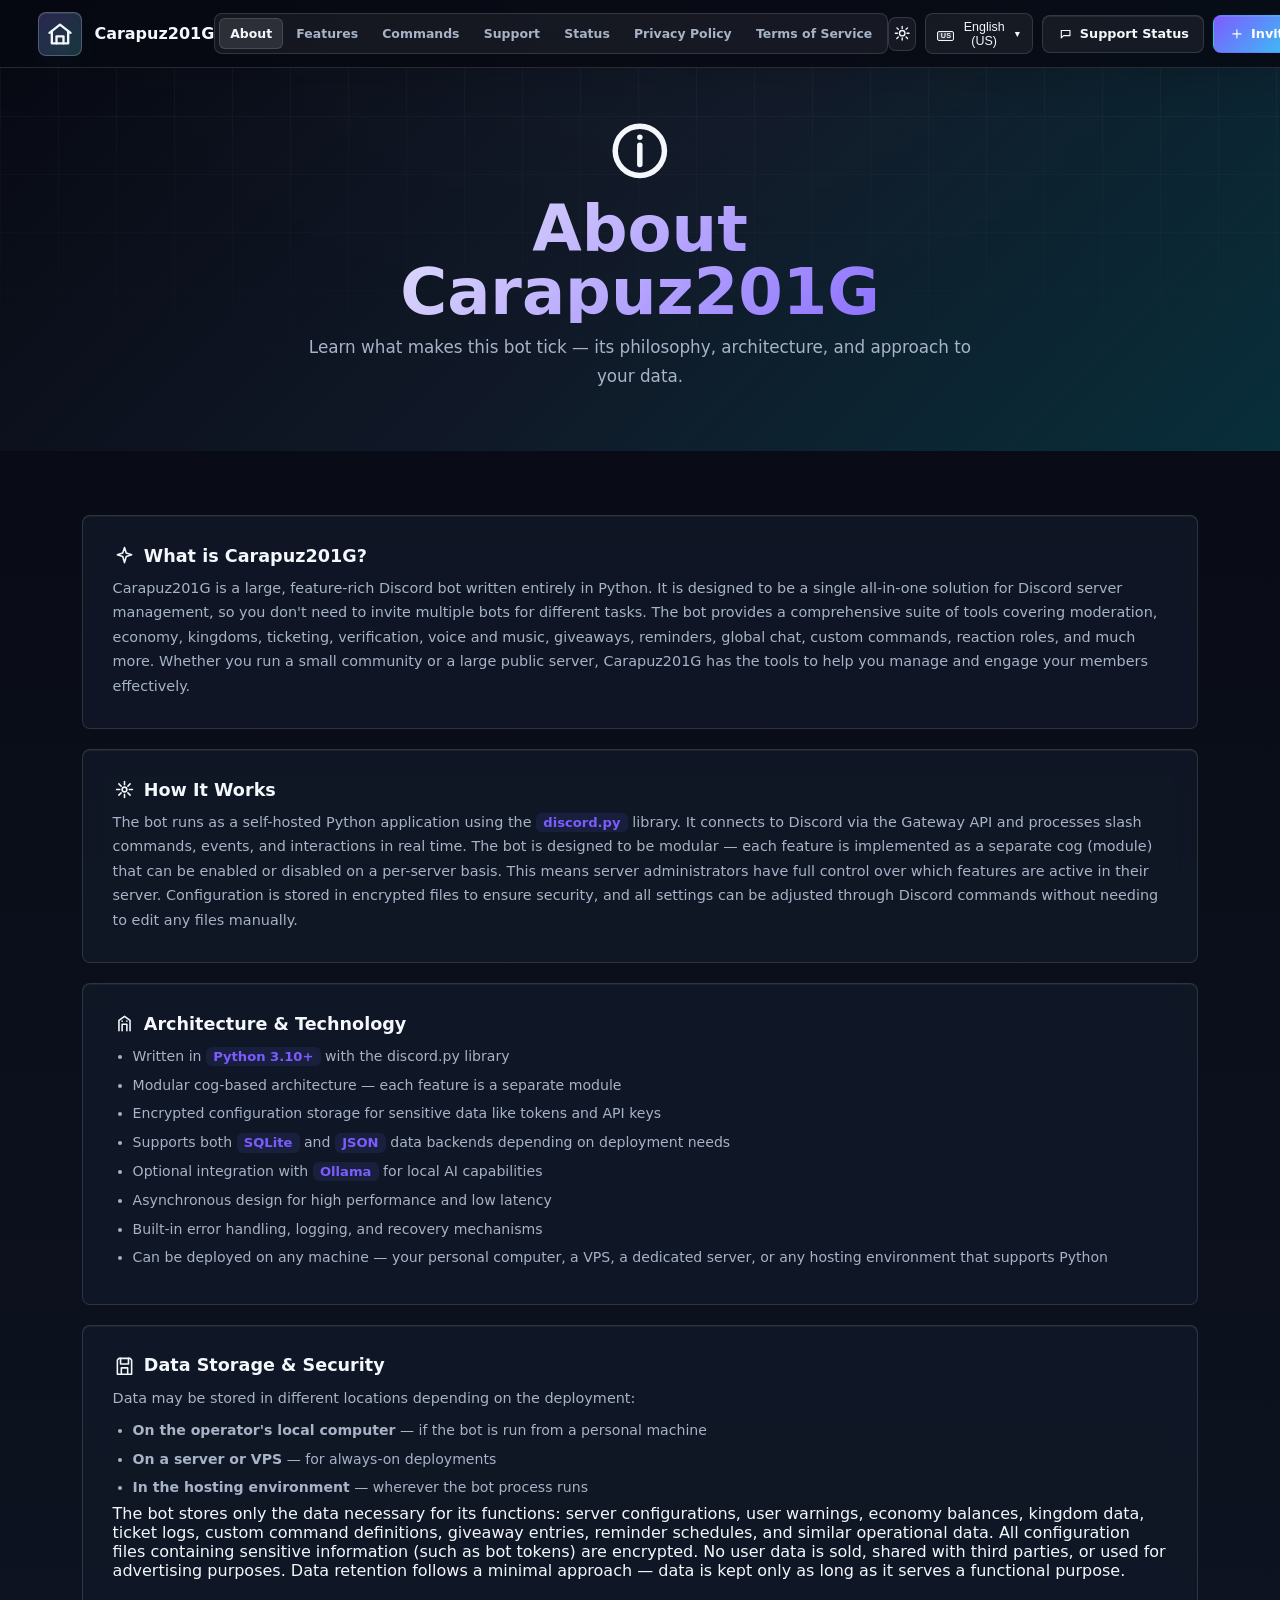
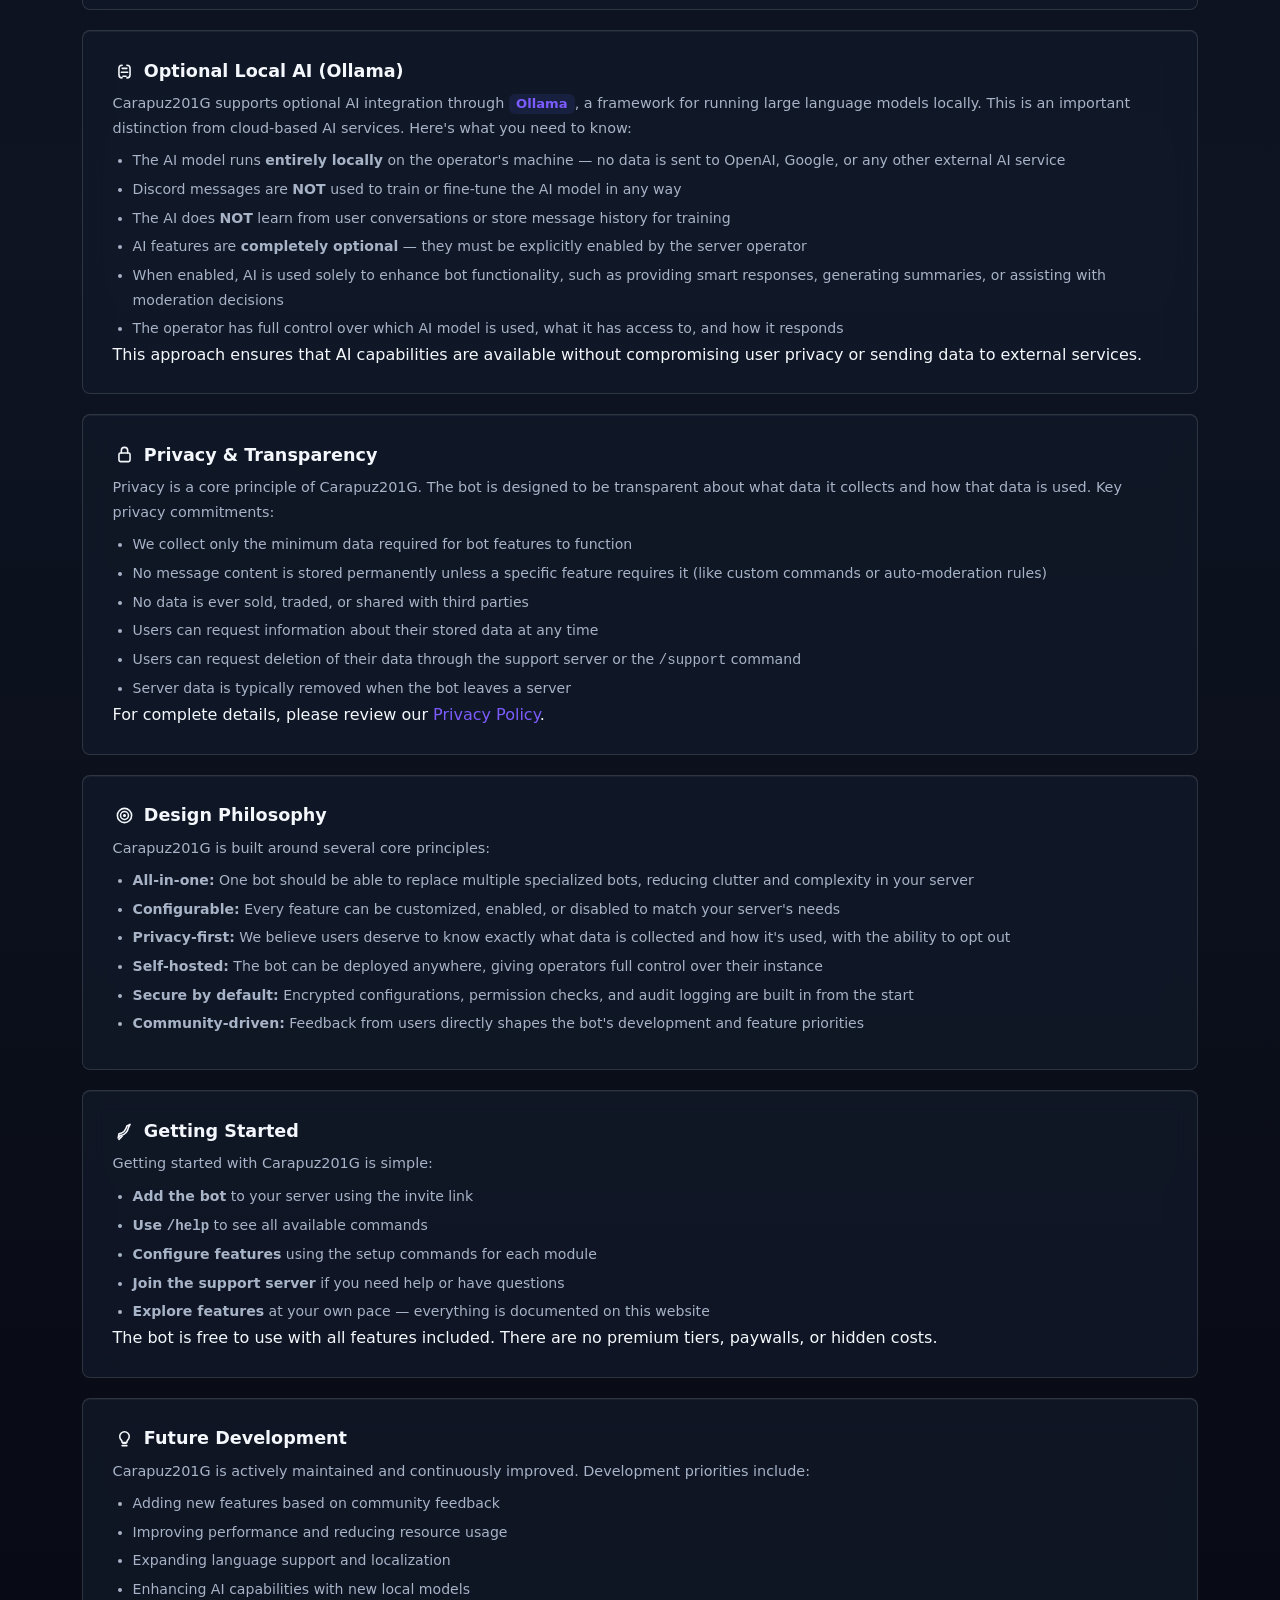
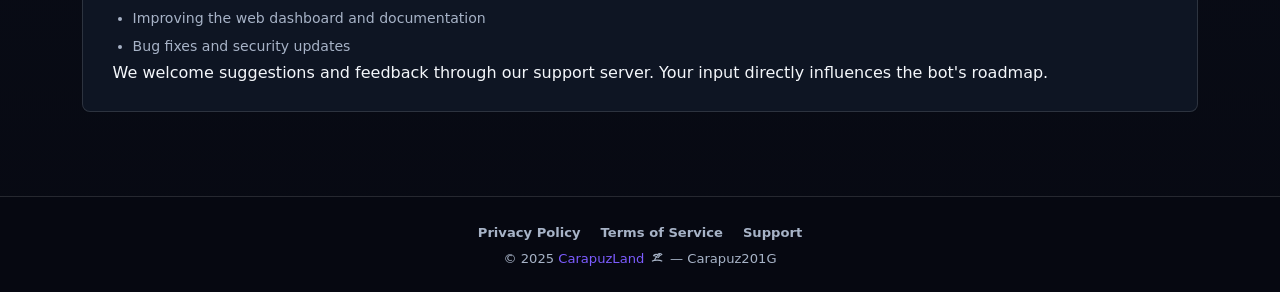
<file: carapuz201G/about/index.html>
﻿<!DOCTYPE html>
<html lang="en" data-theme="dark">
<head>
<meta charset="UTF-8">
<meta name="viewport" content="width=device-width, initial-scale=1.0">
<title>About — Carapuz201G</title>
<meta name="description" content="Learn about Carapuz201G Discord bot — architecture, philosophy, data handling, optional local AI through Ollama, and more.">
<style>
:root{--tr:0.3s}
[data-theme="dark"]{--bg:#0b0f1a;--bg2:#111827;--card:rgba(17,24,39,0.88);--hdr:rgba(11,15,26,0.93);--tx:#e2e8f0;--tx2:#94a3b8;--acc:#5865F2;--acc2:#38bdf8;--brd:rgba(88,101,242,0.18);--shd:rgba(0,0,0,0.4);--glw:rgba(88,101,242,0.3);--dd:#1e293b;--ddh:#334155;--g1:#0b0f1a;--g2:#15102e;--g3:#0d2847}
[data-theme="light"]{--bg:#f0f4ff;--bg2:#e8efff;--card:rgba(255,255,255,0.9);--hdr:rgba(240,244,255,0.95);--tx:#1e293b;--tx2:#64748b;--acc:#5865F2;--acc2:#0284c7;--brd:rgba(88,101,242,0.15);--shd:rgba(0,0,0,0.1);--glw:rgba(88,101,242,0.2);--dd:#fff;--ddh:#f1f5f9;--g1:#e4eaff;--g2:#f0e6ff;--g3:#dff0ff}
*,*::before,*::after{margin:0;padding:0;box-sizing:border-box}
html{scroll-behavior:smooth}
body{font-family:'Segoe UI',system-ui,-apple-system,sans-serif;background:var(--bg);color:var(--tx);overflow-x:hidden;transition:background var(--tr),color var(--tr);min-height:100vh}
a{color:inherit;text-decoration:none}
.hdr{position:fixed;top:0;left:0;right:0;z-index:1000;background:var(--hdr);backdrop-filter:blur(20px);-webkit-backdrop-filter:blur(20px);border-bottom:1px solid var(--brd);height:60px;display:flex;align-items:center;justify-content:space-between;padding:0 1.25rem;transition:background var(--tr)}
.hdr-l{display:flex;align-items:center;gap:.6rem}
.hm-lnk{display:flex;align-items:center;text-decoration:none;color:var(--tx2);font-size:1.35rem;transition:color .3s}
.hm-lnk:hover{color:var(--acc)}
.hm-lnk .em{animation:fl 3s ease-in-out infinite}
@keyframes fl{0%,100%{transform:translateY(0)}50%{transform:translateY(-3px)}}
.brand{font-size:1.15rem;font-weight:700;color:var(--tx);text-decoration:none;transition:color .3s}
.brand:hover{color:var(--acc)}
.nav{display:flex;align-items:center;gap:.15rem}
.nav a{padding:.35rem .55rem;border-radius:8px;text-decoration:none;color:var(--tx2);font-size:.8rem;font-weight:500;transition:all .2s;white-space:nowrap}
.nav a:hover{color:var(--tx);background:var(--brd)}
.nav a.act{color:var(--acc);background:rgba(88,101,242,.12)}
.hdr-r{display:flex;align-items:center;gap:.45rem}
.btn{display:inline-flex;align-items:center;gap:.35rem;padding:.45rem .9rem;border-radius:10px;font-size:.8rem;font-weight:600;text-decoration:none;cursor:pointer;border:1px solid var(--brd);transition:all .3s;white-space:nowrap}
.btn-a{background:var(--acc);color:#fff;border-color:var(--acc)}
.btn-a:hover{background:#4752c4;box-shadow:0 4px 20px var(--glw);transform:translateY(-2px)}
.btn-o{background:transparent;color:var(--tx)}
.btn-o:hover{background:var(--brd);border-color:var(--acc)}
.th-btn{background:var(--card);border:1px solid var(--brd);border-radius:50%;width:34px;height:34px;display:flex;align-items:center;justify-content:center;cursor:pointer;font-size:.95rem;color:var(--tx);transition:all .3s}
.th-btn:hover{border-color:var(--acc);box-shadow:0 0 12px var(--glw);transform:rotate(20deg)}
.ld{position:relative}
.lb{background:var(--card);border:1px solid var(--brd);border-radius:10px;padding:.35rem .65rem;cursor:pointer;display:flex;align-items:center;gap:.35rem;font-size:.78rem;color:var(--tx);transition:all .3s}
.lb:hover{border-color:var(--acc);box-shadow:0 0 10px var(--glw)}
.lb .ar{font-size:.55rem;transition:transform .3s}
.lb.open .ar{transform:rotate(180deg)}
.lm{position:absolute;top:calc(100% + 6px);right:0;background:var(--dd);border:1px solid var(--brd);border-radius:12px;padding:.35rem 0;min-width:200px;max-height:400px;overflow-y:auto;opacity:0;visibility:hidden;transform:translateY(-8px);transition:all .3s;box-shadow:0 16px 40px var(--shd);z-index:1001}
.lm.show{opacity:1;visibility:visible;transform:translateY(0)}
.lm::-webkit-scrollbar{width:5px}
.lm::-webkit-scrollbar-thumb{background:var(--brd);border-radius:3px}
.lo{display:flex;align-items:center;gap:.55rem;padding:.45rem .85rem;cursor:pointer;font-size:.82rem;color:var(--tx);transition:background .2s}
.lo:hover{background:var(--ddh)}
.lo.act{color:var(--acc);font-weight:600}
.lo .fl{font-size:1.05rem}
.mb{display:none;background:var(--card);border:1px solid var(--brd);border-radius:8px;width:34px;height:34px;align-items:center;justify-content:center;cursor:pointer;color:var(--tx);font-size:1.15rem}
.mov{display:none;position:fixed;inset:0;z-index:998;background:rgba(0,0,0,.5);backdrop-filter:blur(4px)}.mov.show{display:block}
.mm{position:fixed;top:0;right:-300px;width:270px;height:100%;background:var(--bg2);z-index:999;padding:1.25rem;transition:right .3s;overflow-y:auto;border-left:1px solid var(--brd)}.mm.show{right:0}
.mm .xb{background:none;border:none;color:var(--tx);font-size:1.4rem;cursor:pointer;float:right;padding:.25rem}
.mn{display:flex;flex-direction:column;gap:.2rem;margin-top:2.5rem}
.mn a{padding:.6rem .7rem;border-radius:8px;text-decoration:none;color:var(--tx2);font-size:.9rem;transition:all .2s}
.mn a:hover,.mn a.act{color:var(--acc);background:rgba(88,101,242,.1)}
.mab{display:flex;flex-direction:column;gap:.5rem;margin-top:1.25rem}
.mab .btn{justify-content:center}
/* HERO */
.ph{padding:6.5rem 2rem 3rem;text-align:center;background:linear-gradient(180deg,var(--g1) 0%,var(--g2) 50%,var(--g3) 100%);position:relative;overflow:hidden;transition:background var(--tr)}
.ph::before{content:'';position:absolute;inset:0;background:radial-gradient(ellipse at 50% 0%,rgba(88,101,242,.12) 0%,transparent 60%);pointer-events:none}
.phc{position:relative;z-index:2;max-width:700px;margin:0 auto}
.phi{font-size:3.8rem;margin-bottom:.6rem;display:inline-block}
.pht{font-size:2.4rem;font-weight:800;margin-bottom:.6rem;background:linear-gradient(135deg,var(--tx),var(--acc));-webkit-background-clip:text;-webkit-text-fill-color:transparent;background-clip:text}
.phs{font-size:1.05rem;color:var(--tx2);line-height:1.7}
/* CONTENT BLOCKS */
.sec{padding:3rem 2rem;max-width:900px;margin:0 auto}
.blk{background:var(--card);backdrop-filter:blur(12px);border:1px solid var(--brd);border-radius:16px;padding:1.85rem;margin-bottom:1.25rem;transition:all .3s}
.blk:hover{border-color:var(--acc);box-shadow:0 8px 30px var(--shd)}
.blk h3{font-size:1.1rem;font-weight:700;margin-bottom:.65rem;display:flex;align-items:center;gap:.5rem}
.blk p{font-size:.9rem;color:var(--tx2);line-height:1.7}
.blk ul{margin-top:.5rem;padding-left:1.25rem;font-size:.88rem;color:var(--tx2);line-height:1.75}
.blk li{margin-bottom:.25rem}
.hl{background:rgba(88,101,242,.12);color:var(--acc);padding:.15rem .45rem;border-radius:6px;font-size:.82rem;font-weight:600}
/* FOOTER */
.ftr{text-align:center;padding:1.75rem;color:var(--tx2);font-size:.82rem;border-top:1px solid var(--brd);background:var(--hdr);backdrop-filter:blur(20px)}
.ftr a{color:var(--acc);text-decoration:none}
.ftr a:hover{text-decoration:underline}
.ftl{display:flex;justify-content:center;gap:1.25rem;flex-wrap:wrap;margin-bottom:.65rem}
/* RESPONSIVE */
@media(max-width:1024px){.nav{display:none}.mb{display:flex}.hdr-r .btn{display:none}}
@media(max-width:768px){.ph{padding:5.5rem 1.25rem 2.5rem}.pht{font-size:1.8rem}.sec{padding:2rem 1.25rem}.lb .ll{display:none}}
@media(max-width:480px){.pht{font-size:1.5rem}.blk{padding:1.25rem}}
.rv{opacity:0;transform:translateY(22px);transition:opacity .5s,transform .5s}.rv.vis{opacity:1;transform:translateY(0)}
.ld-w{position:fixed;inset:0;background:var(--bg);z-index:10000;display:flex;align-items:center;justify-content:center;flex-direction:column;gap:.8rem;transition:opacity .4s,visibility .4s}.ld-w.hid{opacity:0;visibility:hidden}
.ld-e{font-size:2.8rem;animation:lba 1s ease-in-out infinite}
@keyframes lba{0%,100%{transform:translateY(0) scale(1)}50%{transform:translateY(-18px) scale(1.1)}}
.ld-b{width:100px;height:3px;background:var(--brd);border-radius:3px;overflow:hidden}
.ld-f{height:100%;width:0%;background:var(--acc);border-radius:3px;animation:lfx 1.2s ease forwards}
@keyframes lfx{to{width:100%}}
</style>
<link rel="stylesheet" href="../assets/refresh.css">
<link rel="icon" href="../assets/favicon.svg" type="image/svg+xml">

<script defer src="../assets/link-status.js"></script>
<script src="/assets/site-icons.js" defer></script>
</head>
<body>
<div class="ld-w" id="ldr"><div class="ld-e">i</div><div style="color:var(--tx2);font-size:.85rem;letter-spacing:2px">CARAPUZ201G</div><div class="ld-b"><div class="ld-f"></div></div></div>
<header class="hdr">
<div class="hdr-l">
<a href="https://carapuzland.github.io/" class="hm-lnk" title="CarapuzLand" aria-label="CarapuzLand"><svg class="em" viewBox="0 0 24 24" aria-hidden="true"><path d="M3 11 12 4l9 7"/><path d="M5 10v10h14V10"/><path d="M9 20v-6h6v6"/></svg></a>
<a href="https://carapuzland.github.io/" class="brand">Carapuz201G</a>
</div>
<nav class="nav">
<a href="../about/" class="act" data-i18n="nav_about">About</a>
<a href="../features/" data-i18n="nav_features">Features</a>
<a href="../commands/" data-i18n="nav_commands">Commands</a>
<a href="../support/" data-i18n="nav_support">Support</a>
<a href="../status/" data-i18n="nav_status">Status</a>
<a href="../privacy-policy/" data-i18n="nav_privacy">Privacy</a>
<a href="../terms-of-service/" data-i18n="nav_terms">Terms</a>
</nav>
<div class="hdr-r">
<button class="th-btn" id="thBtn" title="Toggle theme">🌙</button>
<div class="ld"><button class="lb" id="lBtn"><span class="fl" id="cF">🇺🇸</span><span class="ll" id="cL">English</span><span class="ar">▼</span></button><div class="lm" id="lMn"></div></div>
<a href="../support/#contact" class="btn btn-o" data-i18n="btn_support">💬 Support</a>
<a href="../support/#invite" class="btn btn-a" data-i18n="btn_add">➕ Add Bot</a>
<button class="mb" id="mBtn">☰</button>
</div>
</header>
<div class="mov" id="mOv"></div>
<div class="mm" id="mMn">
<button class="xb" id="cMn">✕</button>
<div class="mn">
<a href="../" data-i18n="nav_home">Home</a>
<a href="../about/" class="act" data-i18n="nav_about">About</a>
<a href="../features/" data-i18n="nav_features">Features</a>
<a href="../commands/" data-i18n="nav_commands">Commands</a>
<a href="../support/" data-i18n="nav_support">Support</a>
<a href="../status/" data-i18n="nav_status">Status</a>
<a href="../privacy-policy/" data-i18n="nav_privacy">Privacy Policy</a>
<a href="../terms-of-service/" data-i18n="nav_terms">Terms of Service</a>
</div>
<div class="mab">
<a href="../support/#invite" class="btn btn-a" data-i18n="btn_add">➕ Add Bot</a>
<a href="../support/#contact" class="btn btn-o" data-i18n="btn_support">💬 Support</a>
</div>
</div>
<main>
<section class="ph"><div class="phc">
<div class="phi">ℹ️</div>
<h1 class="pht" data-i18n="pg_t">About Carapuz201G</h1>
<p class="phs" data-i18n="pg_s">Learn what makes this bot tick — its philosophy, architecture, and approach to your data.</p>
</div></section>
<section class="sec" id="ct"></section>
</main>
<footer class="ftr">
<div class="ftl">
<a href="../privacy-policy/" data-i18n="nav_privacy">Privacy Policy</a>
<a href="../terms-of-service/" data-i18n="nav_terms">Terms of Service</a>
<a href="../support/" data-i18n="nav_support">Support</a>
</div>
<p>© 2025 <a href="https://carapuzland.github.io">CarapuzLand</a> 🏝️ — Carapuz201G</p>
</footer>
<script>
const enB=[
{i:"🤖",t:"What is Carapuz201G?",b:"Carapuz201G is a large, feature-rich Discord bot written entirely in Python. It is designed to be a single all-in-one solution for Discord server management, so you don't need to invite multiple bots for different tasks. The bot provides a comprehensive suite of tools covering moderation, economy, kingdoms, ticketing, verification, voice and music, giveaways, reminders, global chat, custom commands, reaction roles, and much more. Whether you run a small community or a large public server, Carapuz201G has the tools to help you manage and engage your members effectively."},
{i:"⚙️",t:"How It Works",b:"The bot runs as a self-hosted Python application using the <span class='hl'>discord.py</span> library. It connects to Discord via the Gateway API and processes slash commands, events, and interactions in real time. The bot is designed to be modular — each feature is implemented as a separate cog (module) that can be enabled or disabled on a per-server basis. This means server administrators have full control over which features are active in their server. Configuration is stored in encrypted files to ensure security, and all settings can be adjusted through Discord commands without needing to edit any files manually."},
{i:"🏗️",t:"Architecture & Technology",b:"<ul><li>Written in <span class='hl'>Python 3.10+</span> with the discord.py library</li><li>Modular cog-based architecture — each feature is a separate module</li><li>Encrypted configuration storage for sensitive data like tokens and API keys</li><li>Supports both <span class='hl'>SQLite</span> and <span class='hl'>JSON</span> data backends depending on deployment needs</li><li>Optional integration with <span class='hl'>Ollama</span> for local AI capabilities</li><li>Asynchronous design for high performance and low latency</li><li>Built-in error handling, logging, and recovery mechanisms</li><li>Can be deployed on any machine — your personal computer, a VPS, a dedicated server, or any hosting environment that supports Python</li></ul>"},
{i:"💾",t:"Data Storage & Security",b:"Data may be stored in different locations depending on the deployment:<ul><li><strong>On the operator's local computer</strong> — if the bot is run from a personal machine</li><li><strong>On a server or VPS</strong> — for always-on deployments</li><li><strong>In the hosting environment</strong> — wherever the bot process runs</li></ul>The bot stores only the data necessary for its functions: server configurations, user warnings, economy balances, kingdom data, ticket logs, custom command definitions, giveaway entries, reminder schedules, and similar operational data. All configuration files containing sensitive information (such as bot tokens) are encrypted. No user data is sold, shared with third parties, or used for advertising purposes. Data retention follows a minimal approach — data is kept only as long as it serves a functional purpose."},
{i:"🧠",t:"Optional Local AI (Ollama)",b:"Carapuz201G supports optional AI integration through <span class='hl'>Ollama</span>, a framework for running large language models locally. This is an important distinction from cloud-based AI services. Here's what you need to know:<ul><li>The AI model runs <strong>entirely locally</strong> on the operator's machine — no data is sent to OpenAI, Google, or any other external AI service</li><li>Discord messages are <strong>NOT</strong> used to train or fine-tune the AI model in any way</li><li>The AI does <strong>NOT</strong> learn from user conversations or store message history for training</li><li>AI features are <strong>completely optional</strong> — they must be explicitly enabled by the server operator</li><li>When enabled, AI is used solely to enhance bot functionality, such as providing smart responses, generating summaries, or assisting with moderation decisions</li><li>The operator has full control over which AI model is used, what it has access to, and how it responds</li></ul>This approach ensures that AI capabilities are available without compromising user privacy or sending data to external services."},
{i:"🔒",t:"Privacy & Transparency",b:"Privacy is a core principle of Carapuz201G. The bot is designed to be transparent about what data it collects and how that data is used. Key privacy commitments:<ul><li>We collect only the minimum data required for bot features to function</li><li>No message content is stored permanently unless a specific feature requires it (like custom commands or auto-moderation rules)</li><li>No data is ever sold, traded, or shared with third parties</li><li>Users can request information about their stored data at any time</li><li>Users can request deletion of their data through the support server or the <code>/support</code> command</li><li>Server data is typically removed when the bot leaves a server</li></ul>For complete details, please review our <a href='../privacy-policy/' style='color:var(--acc)'>Privacy Policy</a>."},
{i:"🎯",t:"Design Philosophy",b:"Carapuz201G is built around several core principles:<ul><li><strong>All-in-one:</strong> One bot should be able to replace multiple specialized bots, reducing clutter and complexity in your server</li><li><strong>Configurable:</strong> Every feature can be customized, enabled, or disabled to match your server's needs</li><li><strong>Privacy-first:</strong> We believe users deserve to know exactly what data is collected and how it's used, with the ability to opt out</li><li><strong>Self-hosted:</strong> The bot can be deployed anywhere, giving operators full control over their instance</li><li><strong>Secure by default:</strong> Encrypted configurations, permission checks, and audit logging are built in from the start</li><li><strong>Community-driven:</strong> Feedback from users directly shapes the bot's development and feature priorities</li></ul>"},
{i:"🚀",t:"Getting Started",b:"Getting started with Carapuz201G is simple:<ul><li><strong>Add the bot</strong> to your server using the invite link</li><li><strong>Use <code>/help</code></strong> to see all available commands</li><li><strong>Configure features</strong> using the setup commands for each module</li><li><strong>Join the support server</strong> if you need help or have questions</li><li><strong>Explore features</strong> at your own pace — everything is documented on this website</li></ul>The bot is free to use with all features included. There are no premium tiers, paywalls, or hidden costs."},
{i:"💡",t:"Future Development",b:"Carapuz201G is actively maintained and continuously improved. Development priorities include:<ul><li>Adding new features based on community feedback</li><li>Improving performance and reducing resource usage</li><li>Expanding language support and localization</li><li>Enhancing AI capabilities with new local models</li><li>Improving the web dashboard and documentation</li><li>Bug fixes and security updates</li></ul>We welcome suggestions and feedback through our support server. Your input directly influences the bot's roadmap."}
];

const ruB=[
{i:"🤖",t:"Что такое Carapuz201G?",b:"Carapuz201G — это большой многофункциональный Discord-бот, полностью написанный на Python. Он разработан как единое решение «всё-в-одном» для управления Discord-серверами, чтобы вам не нужно было приглашать множество ботов для разных задач. Бот предоставляет полный набор инструментов: модерация, экономика, королевства, тикеты, верификация, голос и музыка, розыгрыши, напоминания, глобальный чат, кастомные команды, роли по реакциям и многое другое. Независимо от размера вашего сервера, Carapuz201G имеет все необходимые инструменты."},
{i:"⚙️",t:"Как он работает",b:"Бот запускается как self-hosted Python-приложение с использованием библиотеки <span class='hl'>discord.py</span>. Он подключается к Discord через Gateway API и обрабатывает слэш-команды, события и взаимодействия в реальном времени. Бот имеет модульную архитектуру — каждая функция реализована как отдельный cog (модуль), который можно включать или отключать для каждого сервера. Администраторы серверов имеют полный контроль над активными функциями. Конфигурация хранится в зашифрованных файлах для обеспечения безопасности."},
{i:"🏗️",t:"Архитектура и технологии",b:"<ul><li>Написан на <span class='hl'>Python 3.10+</span> с библиотекой discord.py</li><li>Модульная архитектура на основе cogs — каждая функция отдельный модуль</li><li>Зашифрованное хранение конфигурации для токенов и API-ключей</li><li>Поддержка <span class='hl'>SQLite</span> и <span class='hl'>JSON</span> бэкендов</li><li>Опциональная интеграция с <span class='hl'>Ollama</span> для локального ИИ</li><li>Асинхронный дизайн для высокой производительности</li><li>Встроенная обработка ошибок, логирование и механизмы восстановления</li><li>Развёртывание на любой машине — ваш ПК, VPS, выделенный сервер</li></ul>"},
{i:"💾",t:"Хранение данных и безопасность",b:"Данные могут храниться в разных местах в зависимости от развёртывания:<ul><li><strong>На локальном компьютере оператора</strong></li><li><strong>На сервере или VPS</strong></li><li><strong>В среде хостинга</strong></li></ul>Бот хранит только данные, необходимые для его функций: настройки серверов, предупреждения, балансы экономики, данные королевств, логи тикетов, определения кастомных команд, записи розыгрышей и т.д. Все конфигурационные файлы с чувствительной информацией зашифрованы. Данные не продаются и не передаются третьим лицам."},
{i:"🧠",t:"Опциональный локальный ИИ (Ollama)",b:"Carapuz201G поддерживает опциональную интеграцию ИИ через <span class='hl'>Ollama</span> — фреймворк для запуска языковых моделей локально. Важные моменты:<ul><li>Модель ИИ работает <strong>полностью локально</strong> на машине оператора — данные не отправляются в OpenAI, Google или другие внешние сервисы</li><li>Сообщения Discord <strong>НЕ</strong> используются для обучения или настройки модели ИИ</li><li>ИИ <strong>НЕ</strong> обучается на разговорах пользователей и не хранит историю для тренировки</li><li>ИИ-функции <strong>полностью опциональны</strong> — их нужно явно включить</li><li>ИИ используется только для расширения функций бота: умные ответы, генерация сводок, помощь с модерацией</li><li>Оператор полностью контролирует модель, доступ и поведение ИИ</li></ul>"},
{i:"🔒",t:"Конфиденциальность и прозрачность",b:"Конфиденциальность — ключевой принцип Carapuz201G:<ul><li>Мы собираем только минимум данных для работы функций</li><li>Содержимое сообщений не хранится постоянно, если это не требуется функцией</li><li>Данные никогда не продаются и не передаются третьим лицам</li><li>Пользователи могут запросить информацию о своих данных</li><li>Пользователи могут запросить удаление данных через сервер поддержки</li><li>Данные сервера удаляются при удалении бота</li></ul>Подробности в нашей <a href='../privacy-policy/' style='color:var(--acc)'>Политике конфиденциальности</a>."},
{i:"🎯",t:"Философия проекта",b:"Carapuz201G построен вокруг нескольких принципов:<ul><li><strong>Всё-в-одном:</strong> один бот вместо множества специализированных</li><li><strong>Настраиваемость:</strong> каждую функцию можно включить, выключить или настроить</li><li><strong>Конфиденциальность:</strong> пользователи должны знать, какие данные собираются и как используются</li><li><strong>Self-hosted:</strong> полный контроль оператора над своим экземпляром</li><li><strong>Безопасность по умолчанию:</strong> шифрование, проверки разрешений, логирование</li><li><strong>Обратная связь:</strong> развитие определяется запросами сообщества</li></ul>"},
{i:"🚀",t:"Начало работы",b:"Начать работу с Carapuz201G просто:<ul><li><strong>Добавьте бота</strong> на сервер по ссылке-приглашению</li><li><strong>Используйте <code>/help</code></strong> для списка всех команд</li><li><strong>Настройте функции</strong> через команды настройки каждого модуля</li><li><strong>Присоединитесь к серверу поддержки</strong> при необходимости</li></ul>Бот бесплатен со всеми функциями. Нет премиум-тарифов или скрытых расходов."},
{i:"💡",t:"Дальнейшее развитие",b:"Carapuz201G активно поддерживается и улучшается:<ul><li>Новые функции по запросам сообщества</li><li>Улучшение производительности</li><li>Расширение языковой поддержки</li><li>Развитие ИИ-возможностей</li><li>Улучшение документации</li><li>Исправление ошибок и обновления безопасности</li></ul>Мы приветствуем предложения через сервер поддержки."}
];

const ukB=[
{i:"🤖",t:"Що таке Carapuz201G?",b:"Carapuz201G — це великий багатофункціональний Discord-бот, повністю написаний на Python. Він розроблений як єдине рішення «все-в-одному» для управління Discord-серверами. Бот надає повний набір інструментів: модерація, економіка, королівства, тікети, верифікація, голос і музика, розіграші, нагадування, глобальний чат, кастомні команди та багато іншого."},
{i:"⚙️",t:"Як він працює",b:"Бот запускається як self-hosted Python-додаток з бібліотекою <span class='hl'>discord.py</span>. Він підключається до Discord через Gateway API та обробляє слеш-команди та події в реальному часі. Кожна функція реалізована як окремий cog (модуль), який можна вмикати або вимикати. Конфігурація зберігається в зашифрованих файлах."},
{i:"🏗️",t:"Архітектура",b:"<ul><li>Написаний на <span class='hl'>Python 3.10+</span> з discord.py</li><li>Модульна архітектура на основі cogs</li><li>Зашифроване зберігання конфігурації</li><li>Підтримка SQLite та JSON</li><li>Опціональна інтеграція з <span class='hl'>Ollama</span></li><li>Асинхронний дизайн</li><li>Розгортання на будь-якій машині</li></ul>"},
{i:"💾",t:"Зберігання даних",b:"Дані можуть зберігатися на комп'ютері оператора, на сервері або в середовищі хостингу. Бот зберігає лише необхідні дані: налаштування серверів, попередження, баланси, дані королівств, логи тікетів тощо. Дані не продаються і не передаються третім особам."},
{i:"🧠",t:"Локальний ШІ (Ollama)",b:"Carapuz201G підтримує опціональний ШІ через <span class='hl'>Ollama</span>:<ul><li>Модель працює <strong>повністю локально</strong></li><li>Повідомлення Discord <strong>НЕ</strong> використовуються для навчання</li><li>ШІ <strong>НЕ</strong> навчається на розмовах користувачів</li><li>Функції ШІ <strong>опціональні</strong></li><li>Оператор має повний контроль</li></ul>"},
{i:"🔒",t:"Конфіденційність",b:"Ключові принципи:<ul><li>Мінімум даних для роботи функцій</li><li>Вміст повідомлень не зберігається постійно</li><li>Дані не продаються третім особам</li><li>Користувачі можуть запросити видалення даних</li></ul>Деталі в <a href='../privacy-policy/' style='color:var(--acc)'>Політиці конфіденційності</a>."},
{i:"🎯",t:"Філософія",b:"<ul><li><strong>Все-в-одному:</strong> один бот замість багатьох</li><li><strong>Налаштовуваність:</strong> кожну функцію можна контролювати</li><li><strong>Приватність:</strong> прозорість у зборі даних</li><li><strong>Безпека:</strong> шифрування та логування за замовчуванням</li></ul>"},
{i:"🚀",t:"Початок роботи",b:"<ul><li>Додайте бота на сервер</li><li>Використайте <code>/help</code></li><li>Налаштуйте функції</li><li>Приєднайтесь до сервера підтримки</li></ul>Бот безкоштовний з усіма функціями."},
{i:"💡",t:"Розвиток",b:"Бот активно підтримується та покращується. Нові функції, покращення продуктивності, розширення мовної підтримки та виправлення помилок."}
];

/* Compact blocks for other EU languages */
function mkB(t){return[
{i:"🤖",t:t[0],b:t[1]},{i:"⚙️",t:t[2],b:t[3]},{i:"🏗️",t:t[4],b:t[5]},
{i:"💾",t:t[6],b:t[7]},{i:"🧠",t:t[8],b:t[9]},{i:"🔒",t:t[10],b:t[11]},
{i:"🎯",t:t[12],b:t[13]},{i:"🚀",t:t[14],b:t[15]},{i:"💡",t:t[16],b:t[17]}
]}

const deB=mkB(["Was ist Carapuz201G?","Carapuz201G ist ein großer, funktionsreicher Discord-Bot, vollständig in Python geschrieben. Er ist als All-in-One-Lösung für die Serververwaltung konzipiert: Moderation, Wirtschaft, Königreiche, Tickets, Verifizierung, Sprache, Musik, Gewinnspiele und optionale lokale KI.","Wie es funktioniert","Der Bot läuft als selbstgehostete Python-Anwendung mit discord.py. Er verbindet sich über die Gateway API und verarbeitet Slash-Befehle in Echtzeit. Jede Funktion ist als separates Modul (Cog) implementiert, das pro Server aktiviert oder deaktiviert werden kann. Die Konfiguration wird verschlüsselt gespeichert.","Architektur","<ul><li>Python 3.10+ mit discord.py</li><li>Modulare Cog-Architektur</li><li>Verschlüsselte Konfiguration</li><li>SQLite/JSON-Backends</li><li>Optionale Ollama-Integration</li><li>Asynchrones Design</li><li>Deployment überall möglich</li></ul>","Datenspeicherung","Daten können auf dem Computer des Betreibers, einem Server/VPS oder in der Hosting-Umgebung gespeichert werden. Nur funktionell notwendige Daten werden erfasst. Konfigurationsdateien sind verschlüsselt. Keine Datenweitergabe an Dritte.","Lokale KI (Ollama)","Optionale KI über Ollama — läuft vollständig lokal. <strong>Keine</strong> Daten an externe KI-Dienste. Nachrichten werden <strong>nicht</strong> zum Training verwendet. Vollständig optional und vom Betreiber kontrolliert.","Datenschutz","Minimale Datenerfassung. Keine Weitergabe an Dritte. Löschanfragen über den Support-Server möglich. Details in unserer <a href='../privacy-policy/' style='color:var(--acc)'>Datenschutzrichtlinie</a>.","Philosophie","<ul><li>All-in-One statt vieler Bots</li><li>Vollständig konfigurierbar</li><li>Privacy-first Ansatz</li><li>Sicherheit standardmäßig</li></ul>","Erste Schritte","Bot hinzufügen → <code>/help</code> verwenden → Features konfigurieren → Support-Server beitreten. Kostenlos mit allen Funktionen.","Entwicklung","Aktive Wartung, neue Features basierend auf Community-Feedback, Leistungsverbesserungen und Sicherheitsupdates."]);

const frB=mkB(["Qu'est-ce que Carapuz201G ?","Carapuz201G est un bot Discord complet écrit en Python. Solution tout-en-un pour la gestion de serveur : modération, économie, royaumes, tickets, vérification, voix, musique, tirages au sort et IA locale optionnelle.","Comment ça marche","Le bot fonctionne comme une application Python auto-hébergée avec discord.py. Il se connecte via l'API Gateway et traite les commandes slash en temps réel. Chaque fonctionnalité est un module (cog) activable/désactivable par serveur. Configuration chiffrée.","Architecture","<ul><li>Python 3.10+ avec discord.py</li><li>Architecture modulaire par cogs</li><li>Configuration chiffrée</li><li>Backends SQLite/JSON</li><li>Intégration Ollama optionnelle</li><li>Design asynchrone</li></ul>","Stockage des données","Les données sont stockées sur la machine de l'opérateur, un serveur/VPS ou l'environnement d'hébergement. Seules les données fonctionnellement nécessaires sont collectées. Fichiers de configuration chiffrés. Aucune vente de données.","IA Locale (Ollama)","IA optionnelle via Ollama — fonctionne entièrement en local. <strong>Aucune</strong> donnée envoyée à des services externes. Les messages ne sont <strong>pas</strong> utilisés pour l'entraînement. Entièrement optionnel.","Confidentialité","Collecte minimale de données. Pas de partage avec des tiers. Demandes de suppression via le serveur de support. Détails dans notre <a href='../privacy-policy/' style='color:var(--acc)'>Politique de confidentialité</a>.","Philosophie","<ul><li>Tout-en-un</li><li>Entièrement configurable</li><li>Respect de la vie privée</li><li>Sécurité par défaut</li></ul>","Démarrage","Ajoutez le bot → utilisez <code>/help</code> → configurez les fonctionnalités. Gratuit avec toutes les fonctionnalités.","Développement","Maintenance active, nouvelles fonctionnalités basées sur les retours de la communauté."]);

const esB=mkB(["¿Qué es Carapuz201G?","Carapuz201G es un bot de Discord completo escrito en Python. Solución todo-en-uno: moderación, economía, reinos, tickets, verificación, voz, música, sorteos e IA local opcional.","Cómo funciona","El bot se ejecuta como una aplicación Python auto-alojada con discord.py. Se conecta a través de la API Gateway y procesa comandos en tiempo real. Cada función es un módulo (cog) que se puede activar/desactivar por servidor.","Arquitectura","<ul><li>Python 3.10+ con discord.py</li><li>Arquitectura modular por cogs</li><li>Configuración cifrada</li><li>SQLite/JSON</li><li>Integración Ollama opcional</li><li>Diseño asíncrono</li></ul>","Almacenamiento de datos","Los datos se almacenan en la máquina del operador, servidor/VPS o entorno de hosting. Solo datos funcionalmente necesarios. Configuración cifrada. Sin venta de datos.","IA Local (Ollama)","IA opcional via Ollama — funciona completamente en local. <strong>Sin</strong> datos a servicios externos. Los mensajes <strong>no</strong> se usan para entrenamiento.","Privacidad","Recopilación mínima. Sin compartir con terceros. Solicitudes de eliminación a través del servidor de soporte. Detalles en nuestra <a href='../privacy-policy/' style='color:var(--acc)'>Política de privacidad</a>.","Filosofía","<ul><li>Todo-en-uno</li><li>Totalmente configurable</li><li>Privacidad primero</li><li>Seguridad por defecto</li></ul>","Primeros pasos","Añade el bot → usa <code>/help</code> → configura funciones. Gratis con todas las funciones.","Desarrollo","Mantenimiento activo y mejoras basadas en feedback de la comunidad."]);

const itB=mkB(["Cos'è Carapuz201G?","Carapuz201G è un bot Discord completo scritto in Python. Soluzione all-in-one: moderazione, economia, regni, ticket, verifica, voce, musica, giveaway e IA locale opzionale.","Come funziona","Il bot funziona come applicazione Python self-hosted con discord.py. Si connette tramite Gateway API e processa comandi slash in tempo reale. Ogni funzionalità è un modulo (cog) attivabile/disattivabile per server.","Architettura","<ul><li>Python 3.10+ con discord.py</li><li>Architettura modulare a cog</li><li>Configurazione crittografata</li><li>Backend SQLite/JSON</li><li>Integrazione Ollama opzionale</li></ul>","Archiviazione dati","I dati sono archiviati sulla macchina dell'operatore, server/VPS o ambiente di hosting. Solo dati funzionalmente necessari. Configurazione crittografata. Nessuna vendita di dati.","IA Locale (Ollama)","IA opzionale tramite Ollama — funziona interamente in locale. <strong>Nessun</strong> dato inviato a servizi esterni. I messaggi <strong>non</strong> vengono usati per l'addestramento.","Privacy","Raccolta minima. Nessuna condivisione con terzi. Richieste di eliminazione tramite server di supporto.","Filosofia","<ul><li>All-in-one</li><li>Completamente configurabile</li><li>Privacy-first</li><li>Sicurezza di default</li></ul>","Per iniziare","Aggiungi il bot → usa <code>/help</code> → configura le funzionalità. Gratuito.","Sviluppo","Manutenzione attiva e miglioramenti basati su feedback della community."]);

const ptB=mkB(["O que é o Carapuz201G?","Carapuz201G é um bot Discord completo escrito em Python. Solução tudo-em-um: moderação, economia, reinos, tickets, verificação, voz, música, sorteios e IA local opcional.","Como funciona","O bot executa como aplicação Python auto-hospedada com discord.py. Liga-se via Gateway API e processa comandos em tempo real. Cada função é um módulo (cog) ativável/desativável por servidor.","Arquitetura","<ul><li>Python 3.10+ com discord.py</li><li>Arquitetura modular por cogs</li><li>Configuração encriptada</li><li>SQLite/JSON</li><li>Integração Ollama opcional</li></ul>","Armazenamento de dados","Os dados são armazenados na máquina do operador, servidor/VPS ou ambiente de hosting. Apenas dados funcionalmente necessários. Sem venda de dados.","IA Local (Ollama)","IA opcional via Ollama — funciona localmente. <strong>Sem</strong> dados para serviços externos. Mensagens <strong>não</strong> usadas para treino.","Privacidade","Recolha mínima. Sem partilha com terceiros. Pedidos de eliminação via servidor de suporte.","Filosofia","<ul><li>Tudo-em-um</li><li>Configurável</li><li>Privacidade primeiro</li><li>Segurança por defeito</li></ul>","Começar","Adicione o bot → use <code>/help</code> → configure. Gratuito.","Desenvolvimento","Manutenção ativa e melhorias baseadas em feedback."]);

/* Short-form generator for remaining EU langs */
function mkShort(w,h,a,d,ai,pr,ph,st,dev){return mkB([w[0],w[1],h[0],h[1],a[0],"<ul><li>Python 3.10+ / discord.py</li><li>"+a[1]+"</li><li>"+a[2]+"</li><li>SQLite/JSON</li><li>Ollama</li></ul>",d[0],d[1],ai[0],ai[1],pr[0],pr[1],ph[0],"<ul><li>"+ph[1]+"</li><li>"+ph[2]+"</li><li>"+ph[3]+"</li></ul>",st[0],st[1],dev[0],dev[1]])}

const shortData={
nl:mkShort(["Wat is Carapuz201G?","Een krachtige all-in-one Discord-bot in Python. Moderatie, economie, koninkrijken, tickets, verificatie, muziek en optionele lokale AI."],["Hoe werkt het","Self-hosted Python-app met discord.py. Modulaire cog-architectuur per server configureerbaar."],["Architectuur","Modulaire cogs","Versleutelde configuratie"],["Gegevensopslag","Gegevens op de machine van de operator. Alleen noodzakelijke gegevens. Versleuteld. Geen verkoop."],["Lokale AI (Ollama)","Optionele AI via Ollama — draait lokaal. Geen data naar externe diensten. Leert niet van berichten."],["Privacy","Minimale gegevensverzameling. Geen delen met derden."],["Filosofie","Alles-in-één","Volledig configureerbaar","Privacy-first"],["Aan de slag","Bot toevoegen → /help → configureren. Gratis."],["Ontwikkeling","Actief onderhouden met community-feedback."]),
pl:mkShort(["Czym jest Carapuz201G?","Potężny all-in-one bot Discord w Pythonie. Moderacja, ekonomia, królestwa, tickety, weryfikacja, muzyka i opcjonalny lokalny AI."],["Jak działa","Self-hosted Python z discord.py. Modularna architektura cog."],["Architektura","Modularne cogi","Szyfrowana konfiguracja"],["Przechowywanie danych","Dane na maszynie operatora. Tylko niezbędne dane. Szyfrowane. Brak sprzedaży."],["Lokalne AI (Ollama)","Opcjonalne AI przez Ollama — działa lokalnie. Nie uczy się z wiadomości."],["Prywatność","Minimalne zbieranie danych. Brak udostępniania trzecim stronom."],["Filozofia","Wszystko-w-jednym","W pełni konfigurowalne","Prywatność przede wszystkim"],["Rozpoczęcie","Dodaj bota → /help → skonfiguruj. Bezpłatnie."],["Rozwój","Aktywne utrzymanie z feedbackiem społeczności."]),
sv:mkShort(["Vad är Carapuz201G?","En kraftfull allt-i-ett Discord-bot i Python. Moderering, ekonomi, kungariken, biljetter, verifiering, musik och valfri lokal AI."],["Hur det fungerar","Self-hosted Python med discord.py. Modulär cog-arkitektur."],["Arkitektur","Modulära cogs","Krypterad konfiguration"],["Datalagring","Data på operatörens maskin. Bara nödvändig data. Krypterad. Ingen försäljning."],["Lokal AI (Ollama)","Valfri AI via Ollama — körs lokalt. Lär sig inte av meddelanden."],["Integritet","Minimal datainsamling. Ingen delning med tredje part."],["Filosofi","Allt-i-ett","Fullt konfigurerbar","Integritet först"],["Kom igång","Lägg till boten → /help → konfigurera. Gratis."],["Utveckling","Aktivt underhåll med community-feedback."]),
da:mkShort(["Hvad er Carapuz201G?","En kraftfuld alt-i-én Discord-bot i Python. Moderation, økonomi, kongeriger, tickets, verifikation, musik og valgfri lokal AI."],["Hvordan det virker","Self-hosted Python med discord.py. Modulær cog-arkitektur."],["Arkitektur","Modulære cogs","Krypteret konfiguration"],["Datalagring","Data på operatørens maskine. Kun nødvendige data. Krypteret."],["Lokal AI (Ollama)","Valgfri AI via Ollama — kører lokalt. Lærer ikke af beskeder."],["Privatliv","Minimal dataindsamling. Ingen deling med tredjepart."],["Filosofi","Alt-i-én","Fuldt konfigurerbar","Privatliv først"],["Kom i gang","Tilføj bot → /help → konfigurer. Gratis."],["Udvikling","Aktiv vedligeholdelse med community-feedback."]),
fi:mkShort(["Mikä on Carapuz201G?","Tehokas all-in-one Discord-botti Pythonilla. Moderointi, talous, kuningaskunnat, tiketit, varmennus, musiikki ja valinnainen paikallinen AI."],["Miten se toimii","Self-hosted Python discord.py:llä. Modulaarinen cog-arkkitehtuuri."],["Arkkitehtuuri","Modulaariset cogit","Salattu konfiguraatio"],["Tietojen tallennus","Tiedot operaattorin koneella. Vain välttämättömät tiedot. Salattu."],["Paikallinen AI (Ollama)","Valinnainen AI Ollaman kautta — toimii paikallisesti. Ei opi viesteistä."],["Tietosuoja","Minimaalinen tiedonkeruu. Ei jakamista kolmansille."],["Filosofia","Kaikki yhdessä","Täysin konfiguroitava","Tietosuoja ensin"],["Aloitus","Lisää botti → /help → konfiguroi. Ilmainen."],["Kehitys","Aktiivinen ylläpito yhteisön palautteella."]),
el:mkShort(["Τι είναι το Carapuz201G;","Ένα ισχυρό all-in-one Discord bot σε Python. Εποπτεία, οικονομία, βασίλεια, εισιτήρια, επαλήθευση, μουσική και προαιρετική τοπική AI."],["Πώς λειτουργεί","Self-hosted Python με discord.py. Αρθρωτή αρχιτεκτονική cog."],["Αρχιτεκτονική","Αρθρωτά cogs","Κρυπτογραφημένη διαμόρφωση"],["Αποθήκευση","Δεδομένα στη μηχανή του χειριστή. Μόνο απαραίτητα. Κρυπτογραφημένα."],["Τοπική AI (Ollama)","Προαιρετική AI μέσω Ollama — τρέχει τοπικά. Δεν μαθαίνει από μηνύματα."],["Απόρρητο","Ελάχιστη συλλογή. Χωρίς κοινοποίηση σε τρίτους."],["Φιλοσοφία","Όλα-σε-ένα","Πλήρως ρυθμιζόμενο","Απόρρητο πρώτα"],["Ξεκινήστε","Προσθέστε bot → /help → ρυθμίστε. Δωρεάν."],["Ανάπτυξη","Ενεργή συντήρηση με feedback κοινότητας."]),
cs:mkShort(["Co je Carapuz201G?","Výkonný all-in-one Discord bot v Pythonu. Moderace, ekonomika, království, tickety, ověření, hudba a volitelná lokální AI."],["Jak funguje","Self-hosted Python s discord.py. Modulární cog architektura."],["Architektura","Modulární cogy","Šifrovaná konfigurace"],["Ukládání dat","Data na stroji operátora. Pouze nezbytná data. Šifrovaná."],["Lokální AI (Ollama)","Volitelná AI přes Ollama — běží lokálně. Neučí se ze zpráv."],["Soukromí","Minimální sběr dat. Bez sdílení s třetími stranami."],["Filozofie","Vše v jednom","Plně konfigurovatelné","Soukromí na prvním místě"],["Začínáme","Přidejte bot → /help → nastavte. Zdarma."],["Vývoj","Aktivní údržba s feedbackem komunity."]),
sk:mkShort(["Čo je Carapuz201G?","Výkonný all-in-one Discord bot v Pythone. Moderácia, ekonomika, kráľovstvá, tickety, overenie, hudba a voliteľná lokálna AI."],["Ako funguje","Self-hosted Python s discord.py. Modulárna cog architektúra."],["Architektúra","Modulárne cogy","Šifrovaná konfigurácia"],["Ukladanie dát","Dáta na stroji operátora. Iba nevyhnutné dáta. Šifrované."],["Lokálna AI (Ollama)","Voliteľná AI cez Ollama — beží lokálne. Neučí sa zo správ."],["Súkromie","Minimálny zber dát. Bez zdieľania s tretími stranami."],["Filozofia","Všetko v jednom","Plne konfigurovateľné","Súkromie na prvom mieste"],["Začíname","Pridajte bot → /help → nastavte. Zadarmo."],["Vývoj","Aktívna údržba s feedbackom komunity."]),
hu:mkShort(["Mi az a Carapuz201G?","Erőteljes all-in-one Discord bot Pythonban. Moderálás, gazdaság, királyságok, jegyek, ellenőrzés, zene és opcionális helyi AI."],["Hogyan működik","Self-hosted Python discord.py-vel. Moduláris cog architektúra."],["Architektúra","Moduláris cogok","Titkosított konfiguráció"],["Adattárolás","Adatok az operátor gépén. Csak szükséges adatok. Titkosított."],["Helyi AI (Ollama)","Opcionális AI Ollamán keresztül — helyben fut. Nem tanul üzenetekből."],["Adatvédelem","Minimális adatgyűjtés. Nincs megosztás harmadik felekkel."],["Filozófia","Minden egyben","Teljesen konfigurálható","Adatvédelem először"],["Kezdés","Bot hozzáadása → /help → konfigurálás. Ingyenes."],["Fejlesztés","Aktív karbantartás közösségi visszajelzéssel."]),
ro:mkShort(["Ce este Carapuz201G?","Un bot Discord puternic all-in-one în Python. Moderare, economie, regate, tichete, verificare, muzică și AI local opțional."],["Cum funcționează","Aplicație Python self-hosted cu discord.py. Arhitectură modulară cog."],["Arhitectură","Cog-uri modulare","Configurație criptată"],["Stocare date","Date pe mașina operatorului. Doar date necesare. Criptat."],["AI Local (Ollama)","AI opțional prin Ollama — rulează local. Nu învață din mesaje."],["Confidențialitate","Colectare minimă. Fără partajare cu terți."],["Filozofie","Totul într-unul","Complet configurabil","Confidențialitate întâi"],["Începeți","Adăugați bot → /help → configurați. Gratuit."],["Dezvoltare","Întreținere activă cu feedback-ul comunității."]),
bg:mkShort(["Какво е Carapuz201G?","Мощен all-in-one Discord бот на Python. Модерация, икономика, кралства, тикети, верификация, музика и опционален локален AI."],["Как работи","Self-hosted Python с discord.py. Модулна cog архитектура."],["Архитектура","Модулни cogs","Криптирана конфигурация"],["Съхранение","Данни на машината на оператора. Само необходими данни. Криптирани."],["Локален AI (Ollama)","Опционален AI чрез Ollama — работи локално. Не учи от съобщения."],["Поверителност","Минимално събиране. Без споделяне с трети страни."],["Философия","Всичко в едно","Напълно конфигурируем","Поверителност на първо място"],["Начало","Добавете бот → /help → конфигурирайте. Безплатно."],["Развитие","Активна поддръжка с обратна връзка."]),
hr:mkShort(["Što je Carapuz201G?","Snažan sve-u-jednom Discord bot u Pythonu. Moderacija, ekonomija, kraljevstva, tiketi, verifikacija, glazba i opcionalni lokalni AI."],["Kako radi","Self-hosted Python s discord.py. Modularna cog arhitektura."],["Arhitektura","Modularni cogovi","Kriptirana konfiguracija"],["Pohrana podataka","Podaci na stroju operatera. Samo potrebni podaci. Kriptirano."],["Lokalni AI (Ollama)","Opcionalni AI putem Ollamea — radi lokalno. Ne uči iz poruka."],["Privatnost","Minimalno prikupljanje. Bez dijeljenja s trećim stranama."],["Filozofija","Sve-u-jednom","Potpuno konfigurabilno","Privatnost prvo"],["Započnite","Dodajte bot → /help → konfigurirajte. Besplatno."],["Razvoj","Aktivno održavanje s povratnim informacijama zajednice."]),
sl:mkShort(["Kaj je Carapuz201G?","Zmogljiv vse-v-enem Discord bot v Pythonu. Moderacija, ekonomija, kraljestva, vstopnice, preverjanje, glasba in AI."],["Kako deluje","Self-hosted Python z discord.py. Modularna cog arhitektura."],["Arhitektura","Modularni cogi","Šifrirana konfiguracija"],["Shranjevanje","Podatki na operaterjevi napravi. Samo potrebni podatki. Šifrirano."],["Lokalni AI (Ollama)","Izbirni AI prek Ollame — deluje lokalno. Ne uči se iz sporočil."],["Zasebnost","Minimalno zbiranje. Brez deljenja s tretjimi osebami."],["Filozofija","Vse v enem","Popolnoma nastavljiv","Zasebnost najprej"],["Začnite","Dodajte bot → /help → nastavite. Brezplačno."],["Razvoj","Aktivno vzdrževanje s povratnimi informacijami skupnosti."]),
et:mkShort(["Mis on Carapuz201G?","Võimas kõik-ühes Discord bot Pythonis. Modereerimine, majandus, kuningriigid, piletid, kinnitamine, muusika ja valikuline kohalik AI."],["Kuidas töötab","Self-hosted Python discord.py-ga. Modulaarne cog-arhitektuur."],["Arhitektuur","Modulaarsed cogid","Krüpteeritud konfiguratsioon"],["Andmete salvestamine","Andmed operaatori masinal. Ainult vajalikud andmed. Krüpteeritud."],["Kohalik AI (Ollama)","Valikuline AI Ollama kaudu — töötab kohapeal. Ei õpi sõnumitest."],["Privaatsus","Minimaalne kogumine. Ei jagata kolmandatele osapooltele."],["Filosoofia","Kõik ühes","Täielikult seadistatav","Privaatsus esmalt"],["Alustamine","Lisage bot → /help → seadistage. Tasuta."],["Arendus","Aktiivne hooldus kogukonna tagasisidega."]),
lv:mkShort(["Kas ir Carapuz201G?","Jaudīgs viss-vienā Discord bots Python. Moderēšana, ekonomika, karaļvalstis, biļetes, verifikācija, mūzika un lokāls AI."],["Kā tas darbojas","Self-hosted Python ar discord.py. Modulāra cog arhitektūra."],["Arhitektūra","Modulāri cogi","Šifrēta konfigurācija"],["Datu glabāšana","Dati operatora mašīnā. Tikai nepieciešamie dati. Šifrēti."],["Lokālais AI (Ollama)","Izvēles AI caur Ollama — darbojas lokāli. Nemācās no ziņām."],["Privātums","Minimāla datu vākšana. Netiek dalīts ar trešajām pusēm."],["Filozofija","Viss vienā","Pilnībā konfigurējams","Privātums vispirms"],["Sākums","Pievienojiet botu → /help → konfigurējiet. Bezmaksas."],["Attīstība","Aktīva uzturēšana ar kopienas atsauksmēm."]),
lt:mkShort(["Kas yra Carapuz201G?","Galingas viskas-viename Discord botas Python. Moderavimas, ekonomika, karalystės, bilietai, verifikavimas, muzika ir vietinis AI."],["Kaip veikia","Self-hosted Python su discord.py. Modulinė cog architektūra."],["Architektūra","Moduliniai cogai","Šifruota konfigūracija"],["Duomenų saugojimas","Duomenys operatoriaus mašinoje. Tik būtini duomenys. Šifruoti."],["Vietinis AI (Ollama)","Pasirenkamas AI per Ollama — veikia vietiniai. Nesimoko iš žinučių."],["Privatumas","Minimalus rinkimas. Nesidalijama su trečiosiomis šalimis."],["Filosofija","Viskas viename","Pilnai konfigūruojamas","Privatumas pirmiausia"],["Pradžia","Pridėkite botą → /help → konfigūruokite. Nemokama."],["Plėtra","Aktyvi priežiūra su bendruomenės atsiliepimais."]),
ga:mkShort(["Cad é Carapuz201G?","Bot Discord cumhachtach gach-rud-in-aon i Python. Modhnóireacht, eacnamaíocht, ríochtaí, ticéid, fíordheimhniú, ceol agus AI áitiúil roghnach."],["Conas a oibríonn sé","Aip Python féin-óstáilte le discord.py. Ailtireacht mhodúlach cog."],["Ailtireacht","Coganna modúlacha","Cumraíocht criptithe"],["Stóráil sonraí","Sonraí ar mheaisín an oibreora. Sonraí riachtanacha amháin. Criptithe."],["AI Áitiúil (Ollama)","AI roghnach trí Ollama — ritheann go háitiúil. Ní fhoghlaimíonn ó theachtaireachtaí."],["Príobháideachas","Bailiú íosta. Gan roinnt le tríú páirtithe."],["Fealsúnacht","Gach rud in aon","Inchumraithe go hiomlán","Príobháideachas ar dtús"],["Tosaigh","Cuir bot leis → /help → cumraigh. Saor in aisce."],["Forbairt","Cothabháil ghníomhach le haiseolas ón bpobal."]),
mt:mkShort(["X'inhu Carapuz201G?","Bot Discord qawwi all-in-one f'Python. Moderazzjoni, ekonomija, saltniet, biljetti, verifika, mużika u AI lokali opzjonali."],["Kif jaħdem","App Python self-hosted b'discord.py. Arkitettura modulari cog."],["Arkitettura","Cogs modulari","Konfigurazzjoni kriptata"],["Ħażna tad-data","Data fuq il-magna tal-operatur. Data meħtieġa biss. Kriptata."],["AI Lokali (Ollama)","AI opzjonali permezz Ollama — jaħdem lokalment. Ma jitgħallimx mill-messaġġi."],["Privatezza","Ġbir minimu. Ebda qsim ma' terzi."],["Filosofija","Kollox f'wieħed","Kompletament konfigurabbli","Privatezza l-ewwel"],["Ibda","Żid bot → /help → ikkonfigura. B'xejn."],["Żvilupp","Manutenzjoni attiva b'feedback tal-komunità."])
};

const T={
"en-us":{name:"English (US)",flag:"🇺🇸",nav_home:"Home",nav_about:"About",nav_features:"Features",nav_commands:"Commands",nav_support:"Support",nav_status:"Status",nav_privacy:"Privacy Policy",nav_terms:"Terms of Service",btn_add:"➕ Add Bot",btn_support:"💬 Support",pg_t:"About Carapuz201G",pg_s:"Learn what makes this bot tick — its philosophy, architecture, and approach to your data.",blocks:enB},
"en-gb":{name:"English (UK)",flag:"🇬🇧",nav_home:"Home",nav_about:"About",nav_features:"Features",nav_commands:"Commands",nav_support:"Support",nav_status:"Status",nav_privacy:"Privacy Policy",nav_terms:"Terms of Service",btn_add:"➕ Add Bot",btn_support:"💬 Support",pg_t:"About Carapuz201G",pg_s:"Learn what makes this bot tick — its philosophy, architecture, and approach to your data.",blocks:enB},
"ru":{name:"Русский",flag:"🇷🇺",nav_home:"Главная",nav_about:"О боте",nav_features:"Функции",nav_commands:"Команды",nav_support:"Поддержка",nav_status:"Статус",nav_privacy:"Конфиденциальность",nav_terms:"Условия",btn_add:"➕ Добавить",btn_support:"💬 Поддержка",pg_t:"О боте Carapuz201G",pg_s:"Узнайте, что делает этого бота особенным — философия, архитектура и подход к вашим данным.",blocks:ruB},
"uk":{name:"Українська",flag:"🇺🇦",nav_home:"Головна",nav_about:"Про бота",nav_features:"Функції",nav_commands:"Команди",nav_support:"Підтримка",nav_status:"Статус",nav_privacy:"Конфіденційність",nav_terms:"Умови",btn_add:"➕ Додати",btn_support:"💬 Підтримка",pg_t:"Про бота Carapuz201G",pg_s:"Дізнайтеся, що робить цього бота особливим — філософія, архітектура та підхід до ваших даних.",blocks:ukB},
"de":{name:"Deutsch",flag:"🇩🇪",nav_home:"Startseite",nav_about:"Über",nav_features:"Funktionen",nav_commands:"Befehle",nav_support:"Support",nav_status:"Status",nav_privacy:"Datenschutz",nav_terms:"Nutzungsbedingungen",btn_add:"➕ Hinzufügen",btn_support:"💬 Support",pg_t:"Über Carapuz201G",pg_s:"Erfahren Sie mehr über Philosophie, Architektur und Datenschutz dieses Bots.",blocks:deB},
"fr":{name:"Français",flag:"🇫🇷",nav_home:"Accueil",nav_about:"À propos",nav_features:"Fonctionnalités",nav_commands:"Commandes",nav_support:"Support",nav_status:"Statut",nav_privacy:"Confidentialité",nav_terms:"Conditions",btn_add:"➕ Ajouter",btn_support:"💬 Support",pg_t:"À propos de Carapuz201G",pg_s:"Découvrez la philosophie, l'architecture et l'approche de la confidentialité de ce bot.",blocks:frB},
"es":{name:"Español",flag:"🇪🇸",nav_home:"Inicio",nav_about:"Acerca de",nav_features:"Características",nav_commands:"Comandos",nav_support:"Soporte",nav_status:"Estado",nav_privacy:"Privacidad",nav_terms:"Términos",btn_add:"➕ Añadir",btn_support:"💬 Soporte",pg_t:"Acerca de Carapuz201G",pg_s:"Conoce la filosofía, arquitectura y enfoque de privacidad de este bot.",blocks:esB},
"it":{name:"Italiano",flag:"🇮🇹",nav_home:"Home",nav_about:"Info",nav_features:"Funzionalità",nav_commands:"Comandi",nav_support:"Supporto",nav_status:"Stato",nav_privacy:"Privacy",nav_terms:"Termini",btn_add:"➕ Aggiungi",btn_support:"💬 Supporto",pg_t:"Informazioni su Carapuz201G",pg_s:"Scopri la filosofia, l'architettura e l'approccio alla privacy di questo bot.",blocks:itB},
"pt":{name:"Português",flag:"🇵🇹",nav_home:"Início",nav_about:"Sobre",nav_features:"Recursos",nav_commands:"Comandos",nav_support:"Suporte",nav_status:"Estado",nav_privacy:"Privacidade",nav_terms:"Termos",btn_add:"➕ Adicionar",btn_support:"💬 Suporte",pg_t:"Sobre o Carapuz201G",pg_s:"Conheça a filosofia, arquitetura e abordagem de privacidade deste bot.",blocks:ptB},
"nl":{name:"Nederlands",flag:"🇳🇱",nav_home:"Home",nav_about:"Over",nav_features:"Functies",nav_commands:"Commando's",nav_support:"Ondersteuning",nav_status:"Status",nav_privacy:"Privacy",nav_terms:"Voorwaarden",btn_add:"➕ Toevoegen",btn_support:"💬 Support",pg_t:"Over Carapuz201G",pg_s:"Leer meer over de filosofie, architectuur en privacy van deze bot.",blocks:shortData.nl},
"pl":{name:"Polski",flag:"🇵🇱",nav_home:"Strona główna",nav_about:"O bocie",nav_features:"Funkcje",nav_commands:"Komendy",nav_support:"Wsparcie",nav_status:"Status",nav_privacy:"Prywatność",nav_terms:"Regulamin",btn_add:"➕ Dodaj",btn_support:"💬 Wsparcie",pg_t:"O Carapuz201G",pg_s:"Poznaj filozofię, architekturę i podejście do prywatności tego bota.",blocks:shortData.pl},
"sv":{name:"Svenska",flag:"🇸🇪",nav_home:"Hem",nav_about:"Om",nav_features:"Funktioner",nav_commands:"Kommandon",nav_support:"Support",nav_status:"Status",nav_privacy:"Integritet",nav_terms:"Villkor",btn_add:"➕ Lägg till",btn_support:"💬 Support",pg_t:"Om Carapuz201G",pg_s:"Lär dig mer om botens filosofi, arkitektur och integritetsskydd.",blocks:shortData.sv},
"da":{name:"Dansk",flag:"🇩🇰",nav_home:"Hjem",nav_about:"Om",nav_features:"Funktioner",nav_commands:"Kommandoer",nav_support:"Support",nav_status:"Status",nav_privacy:"Privatliv",nav_terms:"Vilkår",btn_add:"➕ Tilføj",btn_support:"💬 Support",pg_t:"Om Carapuz201G",pg_s:"Lær mere om bottens filosofi, arkitektur og databeskyttelse.",blocks:shortData.da},
"fi":{name:"Suomi",flag:"🇫🇮",nav_home:"Koti",nav_about:"Tietoa",nav_features:"Ominaisuudet",nav_commands:"Komennot",nav_support:"Tuki",nav_status:"Tila",nav_privacy:"Tietosuoja",nav_terms:"Ehdot",btn_add:"➕ Lisää",btn_support:"💬 Tuki",pg_t:"Tietoa Carapuz201G:stä",pg_s:"Tutustu botin filosofiaan, arkkitehtuuriin ja tietosuojaan.",blocks:shortData.fi},
"el":{name:"Ελληνικά",flag:"🇬🇷",nav_home:"Αρχική",nav_about:"Σχετικά",nav_features:"Λειτουργίες",nav_commands:"Εντολές",nav_support:"Υποστήριξη",nav_status:"Κατάσταση",nav_privacy:"Απόρρητο",nav_terms:"Όροι",btn_add:"➕ Προσθήκη",btn_support:"💬 Υποστήριξη",pg_t:"Σχετικά με το Carapuz201G",pg_s:"Μάθετε για τη φιλοσοφία, την αρχιτεκτονική και το απόρρητο αυτού του bot.",blocks:shortData.el},
"cs":{name:"Čeština",flag:"🇨🇿",nav_home:"Domů",nav_about:"O botu",nav_features:"Funkce",nav_commands:"Příkazy",nav_support:"Podpora",nav_status:"Stav",nav_privacy:"Soukromí",nav_terms:"Podmínky",btn_add:"➕ Přidat",btn_support:"💬 Podpora",pg_t:"O Carapuz201G",pg_s:"Poznejte filozofii, architekturu a přístup k soukromí tohoto bota.",blocks:shortData.cs},
"sk":{name:"Slovenčina",flag:"🇸🇰",nav_home:"Domov",nav_about:"O bote",nav_features:"Funkcie",nav_commands:"Príkazy",nav_support:"Podpora",nav_status:"Stav",nav_privacy:"Súkromie",nav_terms:"Podmienky",btn_add:"➕ Pridať",btn_support:"💬 Podpora",pg_t:"O Carapuz201G",pg_s:"Spoznajte filozofiu a architektúru tohto bota.",blocks:shortData.sk},
"hu":{name:"Magyar",flag:"🇭🇺",nav_home:"Kezdőlap",nav_about:"Rólunk",nav_features:"Funkciók",nav_commands:"Parancsok",nav_support:"Támogatás",nav_status:"Állapot",nav_privacy:"Adatvédelem",nav_terms:"Feltételek",btn_add:"➕ Hozzáadás",btn_support:"💬 Támogatás",pg_t:"A Carapuz201G-ról",pg_s:"Ismerje meg a bot filozófiáját és architektúráját.",blocks:shortData.hu},
"ro":{name:"Română",flag:"🇷🇴",nav_home:"Acasă",nav_about:"Despre",nav_features:"Funcții",nav_commands:"Comenzi",nav_support:"Suport",nav_status:"Stare",nav_privacy:"Confidențialitate",nav_terms:"Termeni",btn_add:"➕ Adaugă",btn_support:"💬 Suport",pg_t:"Despre Carapuz201G",pg_s:"Aflați despre filozofia și arhitectura acestui bot.",blocks:shortData.ro},
"bg":{name:"Български",flag:"🇧🇬",nav_home:"Начало",nav_about:"За бота",nav_features:"Функции",nav_commands:"Команди",nav_support:"Поддръжка",nav_status:"Състояние",nav_privacy:"Поверителност",nav_terms:"Условия",btn_add:"➕ Добави",btn_support:"💬 Поддръжка",pg_t:"За Carapuz201G",pg_s:"Научете за философията и архитектурата на този бот.",blocks:shortData.bg},
"hr":{name:"Hrvatski",flag:"🇭🇷",nav_home:"Početna",nav_about:"O botu",nav_features:"Značajke",nav_commands:"Naredbe",nav_support:"Podrška",nav_status:"Status",nav_privacy:"Privatnost",nav_terms:"Uvjeti",btn_add:"➕ Dodaj",btn_support:"💬 Podrška",pg_t:"O Carapuz201G",pg_s:"Saznajte o filozofiji i arhitekturi ovog bota.",blocks:shortData.hr},
"sl":{name:"Slovenščina",flag:"🇸🇮",nav_home:"Domov",nav_about:"O botu",nav_features:"Funkcije",nav_commands:"Ukazi",nav_support:"Podpora",nav_status:"Stanje",nav_privacy:"Zasebnost",nav_terms:"Pogoji",btn_add:"➕ Dodaj",btn_support:"💬 Podpora",pg_t:"O Carapuz201G",pg_s:"Spoznajte filozofijo in arhitekturo tega bota.",blocks:shortData.sl},
"et":{name:"Eesti",flag:"🇪🇪",nav_home:"Avaleht",nav_about:"Teave",nav_features:"Funktsioonid",nav_commands:"Käsud",nav_support:"Tugi",nav_status:"Olek",nav_privacy:"Privaatsus",nav_terms:"Tingimused",btn_add:"➕ Lisa",btn_support:"💬 Tugi",pg_t:"Teave Carapuz201G kohta",pg_s:"Tutvu boti filosoofia ja arhitektuuriga.",blocks:shortData.et},
"lv":{name:"Latviešu",flag:"🇱🇻",nav_home:"Sākums",nav_about:"Par",nav_features:"Funkcijas",nav_commands:"Komandas",nav_support:"Atbalsts",nav_status:"Statuss",nav_privacy:"Privātums",nav_terms:"Noteikumi",btn_add:"➕ Pievienot",btn_support:"💬 Atbalsts",pg_t:"Par Carapuz201G",pg_s:"Uzziniet par šī bota filozofiju un arhitektūru.",blocks:shortData.lv},
"lt":{name:"Lietuvių",flag:"🇱🇹",nav_home:"Pradžia",nav_about:"Apie",nav_features:"Funkcijos",nav_commands:"Komandos",nav_support:"Palaikymas",nav_status:"Būsena",nav_privacy:"Privatumas",nav_terms:"Sąlygos",btn_add:"➕ Pridėti",btn_support:"💬 Palaikymas",pg_t:"Apie Carapuz201G",pg_s:"Sužinokite apie šio boto filosofiją ir architektūrą.",blocks:shortData.lt},
"ga":{name:"Gaeilge",flag:"🇮🇪",nav_home:"Baile",nav_about:"Eolas",nav_features:"Gnéithe",nav_commands:"Orduithe",nav_support:"Tacaíocht",nav_status:"Stádas",nav_privacy:"Príobháideachas",nav_terms:"Téarmaí",btn_add:"➕ Cuir leis",btn_support:"💬 Tacaíocht",pg_t:"Faoi Carapuz201G",pg_s:"Foghlaim faoi fhealsúnacht agus ailtireacht an bot seo.",blocks:shortData.ga},
"mt":{name:"Malti",flag:"🇲🇹",nav_home:"Paġna Ewlenija",nav_about:"Dwar",nav_features:"Karatteristiċi",nav_commands:"Kmandi",nav_support:"Appoġġ",nav_status:"Status",nav_privacy:"Privatezza",nav_terms:"Termini",btn_add:"➕ Żid",btn_support:"💬 Appoġġ",pg_t:"Dwar Carapuz201G",pg_s:"Tgħallem dwar il-filosofija u l-arkitettura ta' dan il-bot.",blocks:shortData.mt}
};
T.be={...T.ru,name:"Беларуская",flag:"🇧🇾",nav_home:"Галоўная",nav_about:"Пра бота",nav_features:"Функцыі",nav_commands:"Каманды",nav_support:"Падтрымка",nav_status:"Статус",nav_privacy:"Канфідэнцыяльнасць",nav_terms:"Умовы",btn_add:"➕ Дадаць",btn_support:"💬 Падтрымка",pg_t:"Пра Carapuz201G",pg_s:"Даведайцеся пра філасофію, архітэктуру і падыход да даных гэтага бота."};

let lang=localStorage.getItem('c2g-lang')||'en-us';
if(lang==='en-US')lang='en-us';if(lang==='en-GB')lang='en-gb';
let theme=localStorage.getItem('c2g-theme')||'dark';

document.addEventListener('DOMContentLoaded',()=>{
setTheme(theme);buildLang();setLang(lang);setupEv();
setTimeout(()=>document.getElementById('ldr').classList.add('hid'),1100);
});

function setTheme(t){theme=t;document.documentElement.setAttribute('data-theme',t);localStorage.setItem('c2g-theme',t);document.getElementById('thBtn').textContent=t==='dark'?'☀️':'🌙'}
function togTheme(){setTheme(theme==='dark'?'light':'dark')}

function buildLang(){
const m=document.getElementById('lMn');m.innerHTML='';
Object.keys(T).sort((a,b)=>T[a].name.localeCompare(T[b].name)).forEach(c=>{
const d=document.createElement('div');d.className='lo'+(c===lang?' act':'');
d.innerHTML=`<span class="fl">${T[c].flag}</span><span>${T[c].name}</span>`;
d.onclick=()=>{setLang(c);closeLM()};m.appendChild(d);
});
}

function setLang(c){
if(c==='en-US')c='en-us';if(c==='en-GB')c='en-gb';if(!T[c])c='en-us';lang=c;localStorage.setItem('c2g-lang',c);const t=T[c];
document.getElementById('cF').textContent=t.flag;
document.getElementById('cL').textContent=t.name;
document.querySelectorAll('[data-i18n]').forEach(el=>{const k=el.getAttribute('data-i18n');if(t[k])el.textContent=t[k]});
const sec=document.getElementById('ct');sec.innerHTML='';
if(t.blocks){t.blocks.forEach((b,i)=>{
const d=document.createElement('div');d.className='blk rv';d.style.transitionDelay=i*.06+'s';
d.innerHTML=`<h3>${b.i} ${b.t}</h3><p>${b.b}</p>`;sec.appendChild(d);
})}
document.querySelectorAll('.lo').forEach(o=>o.classList.remove('act'));
const keys=Object.keys(T).sort((a,b)=>T[a].name.localeCompare(T[b].name));
const idx=keys.indexOf(c);const opts=document.querySelectorAll('.lo');
if(opts[idx])opts[idx].classList.add('act');
document.documentElement.lang=c;setTimeout(setupRv,50);
}

function togLM(){const m=document.getElementById('lMn'),b=document.getElementById('lBtn');if(m.classList.contains('show'))closeLM();else{m.classList.add('show');b.classList.add('open')}}
function closeLM(){document.getElementById('lMn').classList.remove('show');document.getElementById('lBtn').classList.remove('open')}
function openMM(){document.getElementById('mMn').classList.add('show');document.getElementById('mOv').classList.add('show');document.body.style.overflow='hidden'}
function closeMM(){document.getElementById('mMn').classList.remove('show');document.getElementById('mOv').classList.remove('show');document.body.style.overflow=''}
function setupRv(){const obs=new IntersectionObserver(en=>{en.forEach(e=>{if(e.isIntersecting)e.target.classList.add('vis')})},{threshold:.1});document.querySelectorAll('.rv').forEach(el=>obs.observe(el))}
function setupEv(){
document.getElementById('thBtn').onclick=togTheme;
document.getElementById('lBtn').onclick=e=>{e.stopPropagation();togLM()};
document.addEventListener('click',e=>{if(!e.target.closest('.ld'))closeLM()});
document.getElementById('mBtn').onclick=openMM;
document.getElementById('cMn').onclick=closeMM;
document.getElementById('mOv').onclick=closeMM;
document.addEventListener('keydown',e=>{if(e.key==='Escape'){closeLM();closeMM()}});
}
</script>
</body>
</html>
</file>
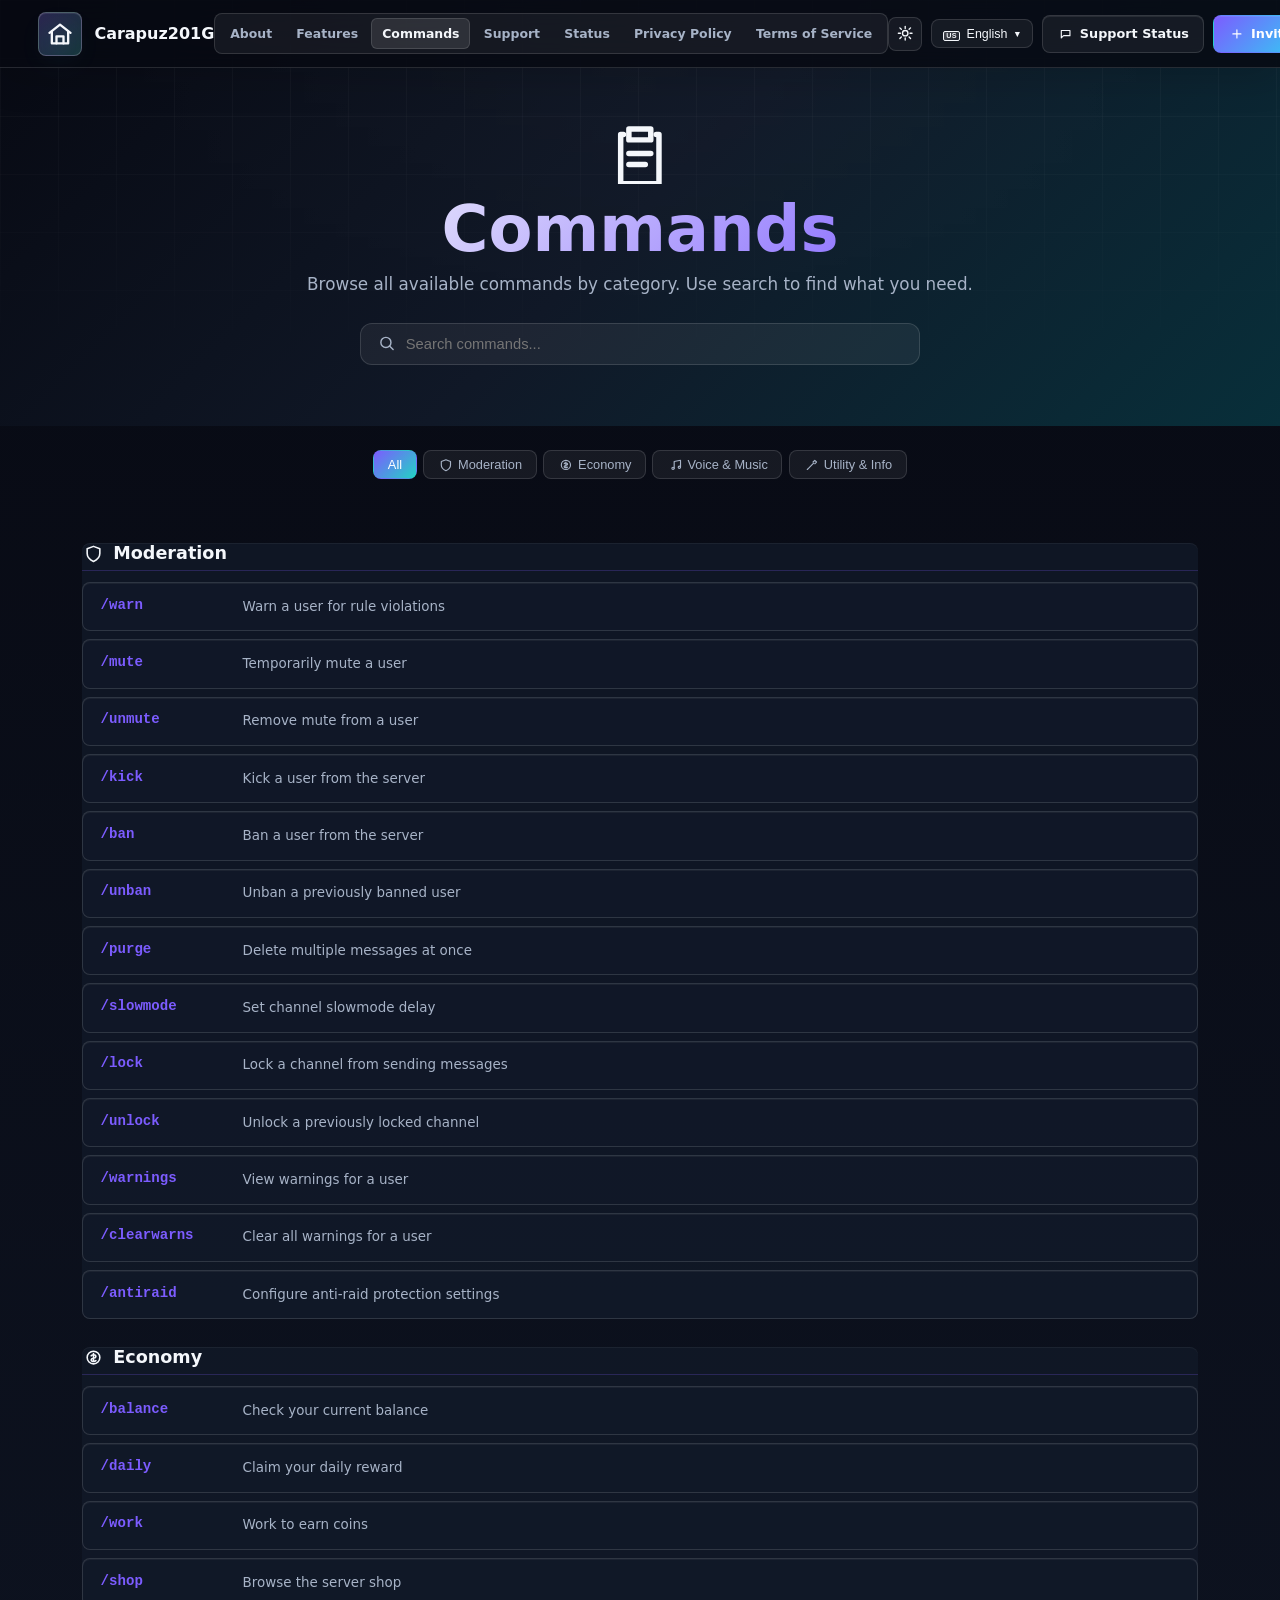
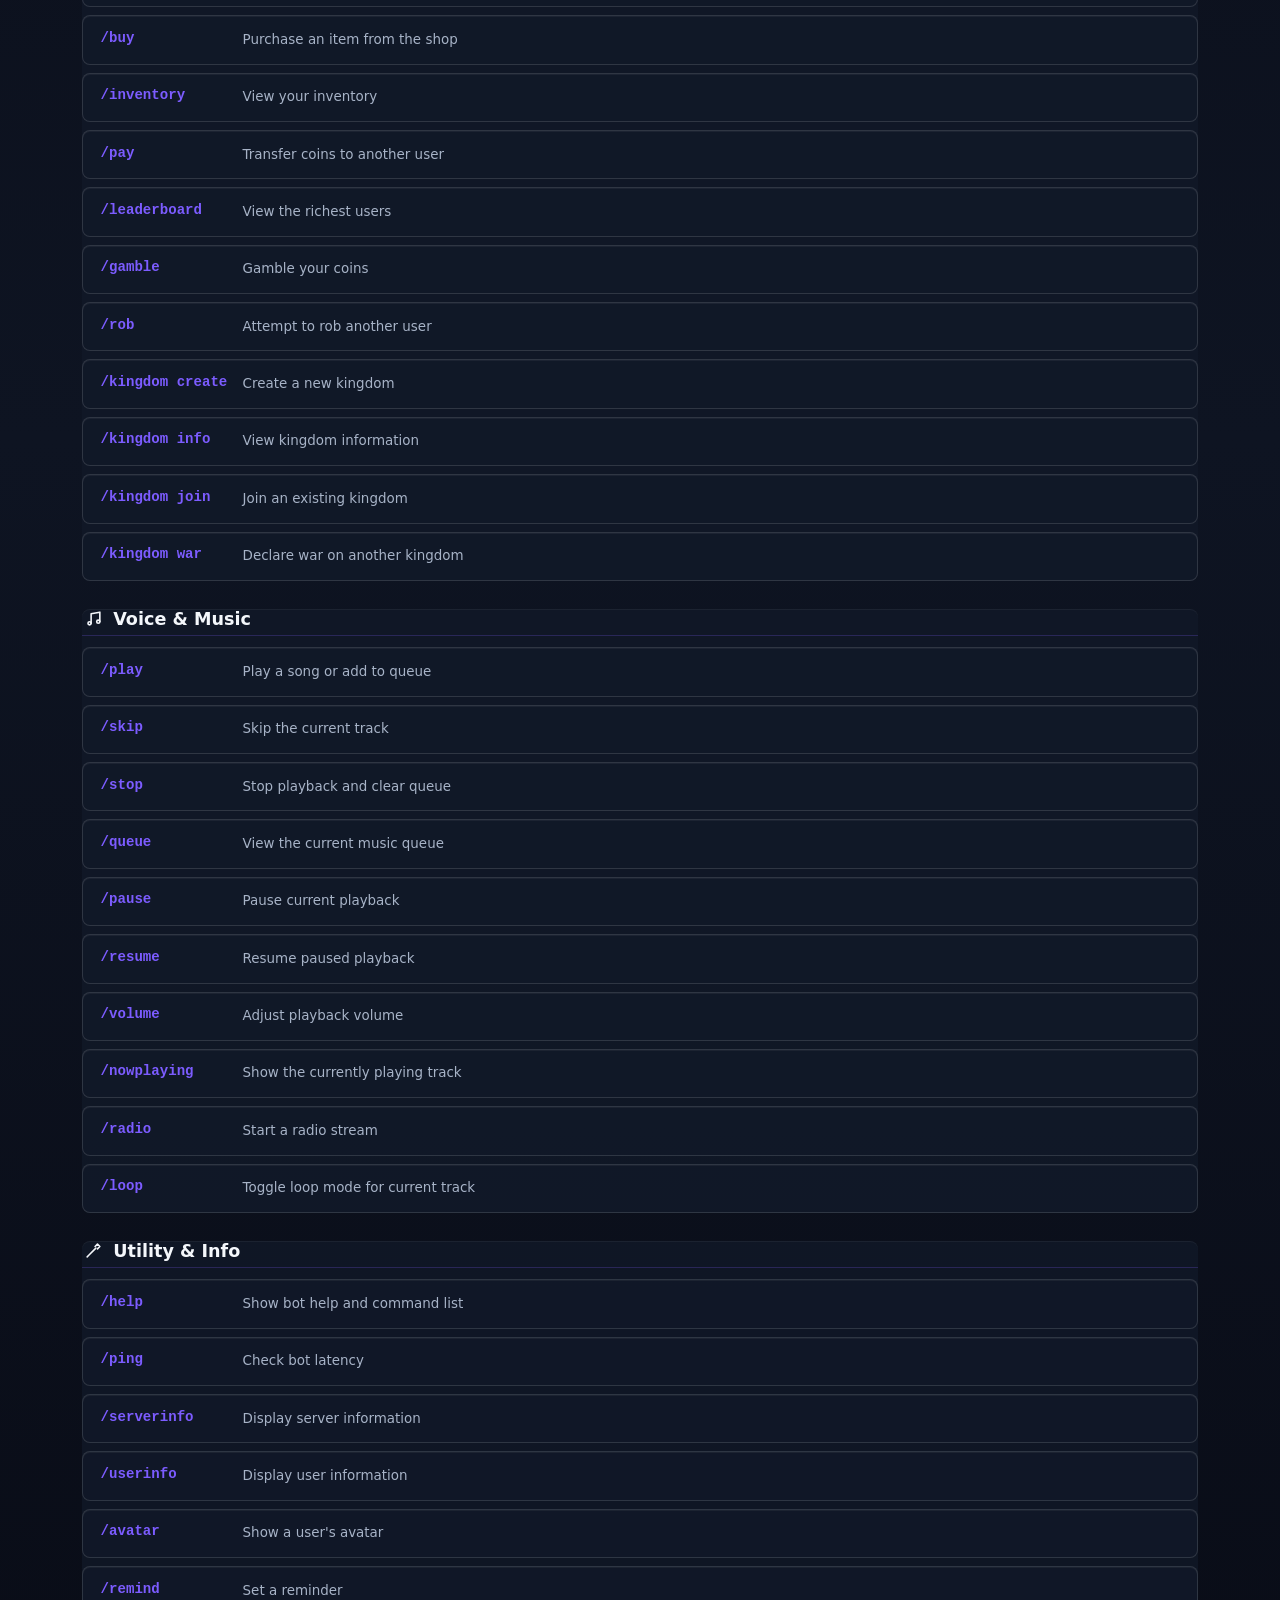
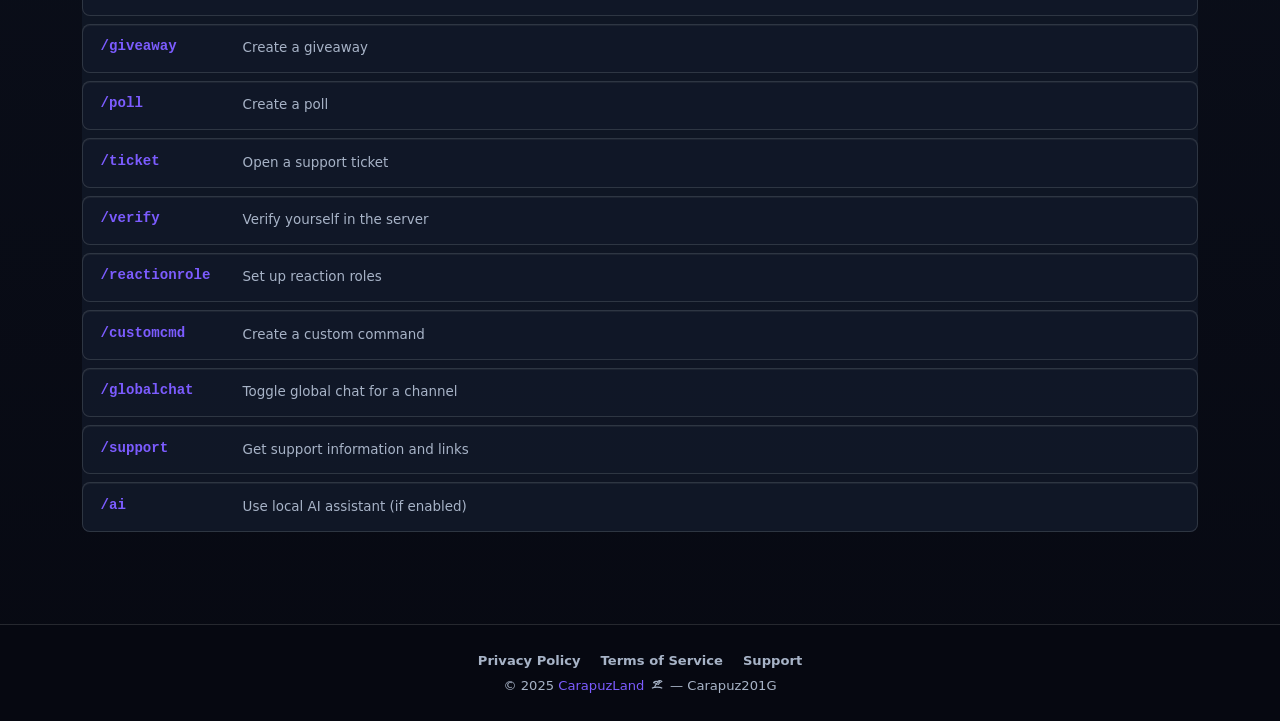
<file: carapuz201G/commands/index.html>
﻿<!DOCTYPE html>
<html lang="en" data-theme="dark">
<head>
<meta charset="UTF-8">
<meta name="viewport" content="width=device-width, initial-scale=1.0">
<title>Commands — Carapuz201G</title>
<meta name="description" content="Full list of Carapuz201G Discord bot commands — moderation, economy, voice, utility and more. Search and filter available.">
<style>
:root{--tr:0.3s}
[data-theme="dark"]{--bg:#0b0f1a;--bg2:#111827;--card:rgba(17,24,39,0.88);--hdr:rgba(11,15,26,0.93);--tx:#e2e8f0;--tx2:#94a3b8;--acc:#5865F2;--acc2:#38bdf8;--brd:rgba(88,101,242,0.18);--shd:rgba(0,0,0,0.4);--glw:rgba(88,101,242,0.3);--dd:#1e293b;--ddh:#334155;--g1:#0b0f1a;--g2:#15102e;--g3:#0d2847;--inp-bg:#1e293b;--inp-brd:rgba(88,101,242,.25)}
[data-theme="light"]{--bg:#f0f4ff;--bg2:#e8efff;--card:rgba(255,255,255,0.9);--hdr:rgba(240,244,255,0.95);--tx:#1e293b;--tx2:#64748b;--acc:#5865F2;--acc2:#0284c7;--brd:rgba(88,101,242,0.15);--shd:rgba(0,0,0,0.1);--glw:rgba(88,101,242,0.2);--dd:#fff;--ddh:#f1f5f9;--g1:#e4eaff;--g2:#f0e6ff;--g3:#dff0ff;--inp-bg:#fff;--inp-brd:rgba(88,101,242,.2)}
*,*::before,*::after{margin:0;padding:0;box-sizing:border-box}
html{scroll-behavior:smooth}
body{font-family:'Segoe UI',system-ui,-apple-system,sans-serif;background:var(--bg);color:var(--tx);overflow-x:hidden;transition:background var(--tr),color var(--tr);min-height:100vh}
a{color:inherit;text-decoration:none}
.hdr{position:fixed;top:0;left:0;right:0;z-index:1000;background:var(--hdr);backdrop-filter:blur(20px);-webkit-backdrop-filter:blur(20px);border-bottom:1px solid var(--brd);height:60px;display:flex;align-items:center;justify-content:space-between;padding:0 1.25rem;transition:background var(--tr)}
.hdr-l{display:flex;align-items:center;gap:.6rem}
.hm-lnk{display:flex;align-items:center;text-decoration:none;color:var(--tx2);font-size:1.35rem;transition:color .3s}.hm-lnk:hover{color:var(--acc)}
.hm-lnk .em{animation:fl 3s ease-in-out infinite}
@keyframes fl{0%,100%{transform:translateY(0)}50%{transform:translateY(-3px)}}
.brand{font-size:1.15rem;font-weight:700;color:var(--tx);text-decoration:none;transition:color .3s}.brand:hover{color:var(--acc)}
.nav{display:flex;align-items:center;gap:.15rem}
.nav a{padding:.35rem .55rem;border-radius:8px;text-decoration:none;color:var(--tx2);font-size:.8rem;font-weight:500;transition:all .2s;white-space:nowrap}
.nav a:hover{color:var(--tx);background:var(--brd)}.nav a.act{color:var(--acc);background:rgba(88,101,242,.12)}
.hdr-r{display:flex;align-items:center;gap:.45rem}
.btn{display:inline-flex;align-items:center;gap:.35rem;padding:.45rem .9rem;border-radius:10px;font-size:.8rem;font-weight:600;text-decoration:none;cursor:pointer;border:1px solid var(--brd);transition:all .3s;white-space:nowrap}
.btn-a{background:var(--acc);color:#fff;border-color:var(--acc)}.btn-a:hover{background:#4752c4;box-shadow:0 4px 20px var(--glw);transform:translateY(-2px)}
.btn-o{background:transparent;color:var(--tx)}.btn-o:hover{background:var(--brd);border-color:var(--acc)}
.th-btn{background:var(--card);border:1px solid var(--brd);border-radius:50%;width:34px;height:34px;display:flex;align-items:center;justify-content:center;cursor:pointer;font-size:.95rem;color:var(--tx);transition:all .3s}.th-btn:hover{border-color:var(--acc);box-shadow:0 0 12px var(--glw);transform:rotate(20deg)}
.ld{position:relative}
.lb{background:var(--card);border:1px solid var(--brd);border-radius:10px;padding:.35rem .65rem;cursor:pointer;display:flex;align-items:center;gap:.35rem;font-size:.78rem;color:var(--tx);transition:all .3s}.lb:hover{border-color:var(--acc);box-shadow:0 0 10px var(--glw)}
.lb .ar{font-size:.55rem;transition:transform .3s}.lb.open .ar{transform:rotate(180deg)}
.lm{position:absolute;top:calc(100% + 6px);right:0;background:var(--dd);border:1px solid var(--brd);border-radius:12px;padding:.35rem 0;min-width:200px;max-height:400px;overflow-y:auto;opacity:0;visibility:hidden;transform:translateY(-8px);transition:all .3s;box-shadow:0 16px 40px var(--shd);z-index:1001}.lm.show{opacity:1;visibility:visible;transform:translateY(0)}
.lm::-webkit-scrollbar{width:5px}.lm::-webkit-scrollbar-thumb{background:var(--brd);border-radius:3px}
.lo{display:flex;align-items:center;gap:.55rem;padding:.45rem .85rem;cursor:pointer;font-size:.82rem;color:var(--tx);transition:background .2s}.lo:hover{background:var(--ddh)}.lo.act{color:var(--acc);font-weight:600}.lo .fl{font-size:1.05rem}
.mb{display:none;background:var(--card);border:1px solid var(--brd);border-radius:8px;width:34px;height:34px;align-items:center;justify-content:center;cursor:pointer;color:var(--tx);font-size:1.15rem}
.mov{display:none;position:fixed;inset:0;z-index:998;background:rgba(0,0,0,.5);backdrop-filter:blur(4px)}.mov.show{display:block}
.mm{position:fixed;top:0;right:-300px;width:270px;height:100%;background:var(--bg2);z-index:999;padding:1.25rem;transition:right .3s;overflow-y:auto;border-left:1px solid var(--brd)}.mm.show{right:0}
.mm .xb{background:none;border:none;color:var(--tx);font-size:1.4rem;cursor:pointer;float:right;padding:.25rem}
.mn{display:flex;flex-direction:column;gap:.2rem;margin-top:2.5rem}
.mn a{padding:.6rem .7rem;border-radius:8px;text-decoration:none;color:var(--tx2);font-size:.9rem;transition:all .2s}.mn a:hover,.mn a.act{color:var(--acc);background:rgba(88,101,242,.1)}
.mab{display:flex;flex-direction:column;gap:.5rem;margin-top:1.25rem}.mab .btn{justify-content:center}
.ph{padding:6.5rem 2rem 2rem;text-align:center;background:linear-gradient(180deg,var(--g1) 0%,var(--g2) 50%,var(--g3) 100%);position:relative;overflow:hidden;transition:background var(--tr)}
.ph::before{content:'';position:absolute;inset:0;background:radial-gradient(ellipse at 50% 0%,rgba(88,101,242,.12) 0%,transparent 60%);pointer-events:none}
.phc{position:relative;z-index:2;max-width:700px;margin:0 auto}
.phi{font-size:3.8rem;margin-bottom:.6rem;display:inline-block}
.pht{font-size:2.4rem;font-weight:800;margin-bottom:.6rem;background:linear-gradient(135deg,var(--tx),var(--acc));-webkit-background-clip:text;-webkit-text-fill-color:transparent;background-clip:text}
.phs{font-size:1.05rem;color:var(--tx2);line-height:1.7}
/* SEARCH */
.srch-w{max-width:560px;margin:1.5rem auto 0;position:relative;z-index:2}
.srch{width:100%;padding:.75rem 1rem .75rem 2.8rem;border-radius:12px;border:1px solid var(--inp-brd);background:var(--inp-bg);color:var(--tx);font-size:.92rem;outline:none;transition:all .3s}
.srch:focus{border-color:var(--acc);box-shadow:0 0 16px var(--glw)}
.srch-i{position:absolute;left:1rem;top:50%;transform:translateY(-50%);font-size:1rem;color:var(--tx2);pointer-events:none}
.srch-c{display:none;align-items:center;justify-content:center;font-size:.85rem;color:var(--tx2);margin-top:.6rem;gap:.3rem}
.srch-c.show{display:flex}
/* FILTER TABS */
.ftabs{display:flex;flex-wrap:wrap;justify-content:center;gap:.4rem;max-width:900px;margin:1.5rem auto 0;padding:0 1rem}
.ftab{padding:.4rem .85rem;border-radius:20px;border:1px solid var(--brd);background:transparent;color:var(--tx2);font-size:.8rem;cursor:pointer;transition:all .25s;font-weight:500}
.ftab:hover{border-color:var(--acc);color:var(--tx)}
.ftab.act{background:var(--acc);color:#fff;border-color:var(--acc)}
/* COMMANDS */
.sec{padding:2rem 2rem 3rem;max-width:900px;margin:0 auto}
.cat{margin-bottom:1.75rem}
.cat-h{font-size:1.1rem;font-weight:700;margin-bottom:.7rem;display:flex;align-items:center;gap:.5rem;color:var(--tx);padding-bottom:.4rem;border-bottom:1px solid var(--brd)}
.cmd{background:var(--card);border:1px solid var(--brd);border-radius:12px;padding:.85rem 1.1rem;margin-bottom:.5rem;transition:all .3s;display:flex;align-items:flex-start;gap:.75rem}
.cmd:hover{border-color:var(--acc);box-shadow:0 4px 16px var(--shd)}
.cmd-n{font-weight:700;font-size:.88rem;color:var(--acc);white-space:nowrap;min-width:130px;font-family:Consolas,monospace}
.cmd-d{font-size:.84rem;color:var(--tx2);line-height:1.5}
.no-res{text-align:center;padding:2rem;color:var(--tx2);font-size:.95rem;display:none}
.no-res.show{display:block}
.ftr{text-align:center;padding:1.75rem;color:var(--tx2);font-size:.82rem;border-top:1px solid var(--brd);background:var(--hdr);backdrop-filter:blur(20px)}
.ftr a{color:var(--acc);text-decoration:none}.ftr a:hover{text-decoration:underline}
.ftl{display:flex;justify-content:center;gap:1.25rem;flex-wrap:wrap;margin-bottom:.65rem}
@media(max-width:1024px){.nav{display:none}.mb{display:flex}.hdr-r .btn{display:none}}
@media(max-width:768px){.ph{padding:5.5rem 1.25rem 1.5rem}.pht{font-size:1.8rem}.sec{padding:1.5rem 1.25rem 2.5rem}.cmd{flex-direction:column;gap:.3rem}.cmd-n{min-width:auto}.lb .ll{display:none}}
@media(max-width:480px){.pht{font-size:1.5rem}.ftabs{gap:.3rem}}
.rv{opacity:0;transform:translateY(22px);transition:opacity .5s,transform .5s}.rv.vis{opacity:1;transform:translateY(0)}
.ld-w{position:fixed;inset:0;background:var(--bg);z-index:10000;display:flex;align-items:center;justify-content:center;flex-direction:column;gap:.8rem;transition:opacity .4s,visibility .4s}.ld-w.hid{opacity:0;visibility:hidden}
.ld-e{font-size:2.8rem;animation:lba 1s ease-in-out infinite}
@keyframes lba{0%,100%{transform:translateY(0) scale(1)}50%{transform:translateY(-18px) scale(1.1)}}
.ld-b{width:100px;height:3px;background:var(--brd);border-radius:3px;overflow:hidden}
.ld-f{height:100%;width:0%;background:var(--acc);border-radius:3px;animation:lfx 1.2s ease forwards}
@keyframes lfx{to{width:100%}}
</style>
<link rel="stylesheet" href="../assets/refresh.css">
<link rel="icon" href="../assets/favicon.svg" type="image/svg+xml">

<script defer src="../assets/link-status.js"></script>
<script src="/assets/site-icons.js" defer></script>
</head>
<body>
<div class="ld-w" id="ldr"><div class="ld-e">/</div><div style="color:var(--tx2);font-size:.85rem;letter-spacing:2px">CARAPUZ201G</div><div class="ld-b"><div class="ld-f"></div></div></div>
<header class="hdr">
<div class="hdr-l">
<a href="https://carapuzland.github.io/" class="hm-lnk" title="CarapuzLand" aria-label="CarapuzLand"><svg class="em" viewBox="0 0 24 24" aria-hidden="true"><path d="M3 11 12 4l9 7"/><path d="M5 10v10h14V10"/><path d="M9 20v-6h6v6"/></svg></a>
<a href="https://carapuzland.github.io/" class="brand">Carapuz201G</a>
</div>
<nav class="nav">
<a href="../about/" data-i18n="nav_about">About</a>
<a href="../features/" data-i18n="nav_features">Features</a>
<a href="../commands/" class="act" data-i18n="nav_commands">Commands</a>
<a href="../support/" data-i18n="nav_support">Support</a>
<a href="../status/" data-i18n="nav_status">Status</a>
<a href="../privacy-policy/" data-i18n="nav_privacy">Privacy</a>
<a href="../terms-of-service/" data-i18n="nav_terms">Terms</a>
</nav>
<div class="hdr-r">
<button class="th-btn" id="thBtn" title="Toggle theme">🌙</button>
<div class="ld"><button class="lb" id="lBtn"><span class="fl" id="cF">🇺🇸</span><span class="ll" id="cL">English</span><span class="ar">▼</span></button><div class="lm" id="lMn"></div></div>
<a href="../support/#contact" class="btn btn-o" data-i18n="btn_support">💬 Support</a>
<a href="../support/#invite" class="btn btn-a" data-i18n="btn_add">➕ Add Bot</a>
<button class="mb" id="mBtn">☰</button>
</div>
</header>
<div class="mov" id="mOv"></div>
<div class="mm" id="mMn">
<button class="xb" id="cMn">✕</button>
<div class="mn">
<a href="../" data-i18n="nav_home">Home</a>
<a href="../about/" data-i18n="nav_about">About</a>
<a href="../features/" data-i18n="nav_features">Features</a>
<a href="../commands/" class="act" data-i18n="nav_commands">Commands</a>
<a href="../support/" data-i18n="nav_support">Support</a>
<a href="../status/" data-i18n="nav_status">Status</a>
<a href="../privacy-policy/" data-i18n="nav_privacy">Privacy Policy</a>
<a href="../terms-of-service/" data-i18n="nav_terms">Terms of Service</a>
</div>
<div class="mab">
<a href="../support/#invite" class="btn btn-a" data-i18n="btn_add">➕ Add Bot</a>
<a href="../support/#contact" class="btn btn-o" data-i18n="btn_support">💬 Support</a>
</div>
</div>
<main>
<section class="ph"><div class="phc">
<div class="phi">📋</div>
<h1 class="pht" data-i18n="pg_t">Commands</h1>
<p class="phs" data-i18n="pg_s">Browse all available commands by category. Use search to find what you need.</p>
<div class="srch-w"><span class="srch-i">🔍</span><input type="text" class="srch" id="srch" data-i18n-ph="srch_ph" placeholder="Search commands..."></div>
<div class="srch-c" id="srchC"><span id="srchN">0</span> <span data-i18n="srch_res">results found</span></div>
</div></section>
<div class="ftabs" id="fTabs"></div>
<section class="sec" id="cmdSec"></section>
<div class="no-res" id="noRes" data-i18n="no_res">No commands found matching your search.</div>
</main>
<footer class="ftr">
<div class="ftl">
<a href="../privacy-policy/" data-i18n="nav_privacy">Privacy Policy</a>
<a href="../terms-of-service/" data-i18n="nav_terms">Terms of Service</a>
<a href="../support/" data-i18n="nav_support">Support</a>
</div>
<p>© 2025 <a href="https://carapuzland.github.io">CarapuzLand</a> 🏝️ — Carapuz201G</p>
</footer>
<script>
/* Command data structure */
const CATS=["mod","eco","voice","util"];
const CAT_ICONS={mod:"🛡️",eco:"💰",voice:"🎵",util:"🔧"};

/* EN Commands */
const enC={
mod:{cat:"🛡️ Moderation",cmds:[
{n:"/warn",d:"Warn a user for rule violations"},
{n:"/mute",d:"Temporarily mute a user"},
{n:"/unmute",d:"Remove mute from a user"},
{n:"/kick",d:"Kick a user from the server"},
{n:"/ban",d:"Ban a user from the server"},
{n:"/unban",d:"Unban a previously banned user"},
{n:"/purge",d:"Delete multiple messages at once"},
{n:"/slowmode",d:"Set channel slowmode delay"},
{n:"/lock",d:"Lock a channel from sending messages"},
{n:"/unlock",d:"Unlock a previously locked channel"},
{n:"/warnings",d:"View warnings for a user"},
{n:"/clearwarns",d:"Clear all warnings for a user"},
{n:"/antiraid",d:"Configure anti-raid protection settings"}
]},
eco:{cat:"💰 Economy",cmds:[
{n:"/balance",d:"Check your current balance"},
{n:"/daily",d:"Claim your daily reward"},
{n:"/work",d:"Work to earn coins"},
{n:"/shop",d:"Browse the server shop"},
{n:"/buy",d:"Purchase an item from the shop"},
{n:"/inventory",d:"View your inventory"},
{n:"/pay",d:"Transfer coins to another user"},
{n:"/leaderboard",d:"View the richest users"},
{n:"/gamble",d:"Gamble your coins"},
{n:"/rob",d:"Attempt to rob another user"},
{n:"/kingdom create",d:"Create a new kingdom"},
{n:"/kingdom info",d:"View kingdom information"},
{n:"/kingdom join",d:"Join an existing kingdom"},
{n:"/kingdom war",d:"Declare war on another kingdom"}
]},
voice:{cat:"🎵 Voice & Music",cmds:[
{n:"/play",d:"Play a song or add to queue"},
{n:"/skip",d:"Skip the current track"},
{n:"/stop",d:"Stop playback and clear queue"},
{n:"/queue",d:"View the current music queue"},
{n:"/pause",d:"Pause current playback"},
{n:"/resume",d:"Resume paused playback"},
{n:"/volume",d:"Adjust playback volume"},
{n:"/nowplaying",d:"Show the currently playing track"},
{n:"/radio",d:"Start a radio stream"},
{n:"/loop",d:"Toggle loop mode for current track"}
]},
util:{cat:"🔧 Utility & Info",cmds:[
{n:"/help",d:"Show bot help and command list"},
{n:"/ping",d:"Check bot latency"},
{n:"/serverinfo",d:"Display server information"},
{n:"/userinfo",d:"Display user information"},
{n:"/avatar",d:"Show a user's avatar"},
{n:"/remind",d:"Set a reminder"},
{n:"/giveaway",d:"Create a giveaway"},
{n:"/poll",d:"Create a poll"},
{n:"/ticket",d:"Open a support ticket"},
{n:"/verify",d:"Verify yourself in the server"},
{n:"/reactionrole",d:"Set up reaction roles"},
{n:"/customcmd",d:"Create a custom command"},
{n:"/globalchat",d:"Toggle global chat for a channel"},
{n:"/support",d:"Get support information and links"},
{n:"/ai",d:"Use local AI assistant (if enabled)"}
]}
};

/* RU Commands */
const ruC={
mod:{cat:"🛡️ Модерация",cmds:[
{n:"/warn",d:"Выдать предупреждение пользователю"},
{n:"/mute",d:"Временно замутить пользователя"},
{n:"/unmute",d:"Снять мут с пользователя"},
{n:"/kick",d:"Кикнуть пользователя с сервера"},
{n:"/ban",d:"Забанить пользователя"},
{n:"/unban",d:"Разбанить пользователя"},
{n:"/purge",d:"Удалить несколько сообщений"},
{n:"/slowmode",d:"Установить медленный режим"},
{n:"/lock",d:"Заблокировать канал"},
{n:"/unlock",d:"Разблокировать канал"},
{n:"/warnings",d:"Просмотреть предупреждения"},
{n:"/clearwarns",d:"Очистить предупреждения"},
{n:"/antiraid",d:"Настроить защиту от рейдов"}
]},
eco:{cat:"💰 Экономика",cmds:[
{n:"/balance",d:"Проверить баланс"},
{n:"/daily",d:"Получить ежедневную награду"},
{n:"/work",d:"Работать для заработка монет"},
{n:"/shop",d:"Просмотреть магазин"},
{n:"/buy",d:"Купить предмет"},
{n:"/inventory",d:"Посмотреть инвентарь"},
{n:"/pay",d:"Перевести монеты другому"},
{n:"/leaderboard",d:"Рейтинг богатейших"},
{n:"/gamble",d:"Играть в азартные игры"},
{n:"/rob",d:"Попробовать ограбить"},
{n:"/kingdom create",d:"Создать королевство"},
{n:"/kingdom info",d:"Информация о королевстве"},
{n:"/kingdom join",d:"Вступить в королевство"},
{n:"/kingdom war",d:"Объявить войну"}
]},
voice:{cat:"🎵 Голос и музыка",cmds:[
{n:"/play",d:"Воспроизвести трек или добавить в очередь"},
{n:"/skip",d:"Пропустить текущий трек"},
{n:"/stop",d:"Остановить воспроизведение"},
{n:"/queue",d:"Просмотреть очередь"},
{n:"/pause",d:"Поставить на паузу"},
{n:"/resume",d:"Продолжить воспроизведение"},
{n:"/volume",d:"Настроить громкость"},
{n:"/nowplaying",d:"Текущий трек"},
{n:"/radio",d:"Запустить радио"},
{n:"/loop",d:"Включить/выключить повтор"}
]},
util:{cat:"🔧 Утилиты и информация",cmds:[
{n:"/help",d:"Показать справку"},
{n:"/ping",d:"Проверить задержку бота"},
{n:"/serverinfo",d:"Информация о сервере"},
{n:"/userinfo",d:"Информация о пользователе"},
{n:"/avatar",d:"Показать аватар"},
{n:"/remind",d:"Установить напоминание"},
{n:"/giveaway",d:"Создать розыгрыш"},
{n:"/poll",d:"Создать голосование"},
{n:"/ticket",d:"Открыть тикет"},
{n:"/verify",d:"Пройти верификацию"},
{n:"/reactionrole",d:"Настроить роли по реакциям"},
{n:"/customcmd",d:"Создать кастомную команду"},
{n:"/globalchat",d:"Включить глобальный чат"},
{n:"/support",d:"Получить информацию о поддержке"},
{n:"/ai",d:"Использовать ИИ-помощника (если включён)"}
]}
};

/* UK Commands */
const ukC={
mod:{cat:"🛡️ Модерація",cmds:[
{n:"/warn",d:"Видати попередження"},{n:"/mute",d:"Тимчасово замутити"},{n:"/unmute",d:"Зняти мут"},
{n:"/kick",d:"Кікнути"},{n:"/ban",d:"Забанити"},{n:"/unban",d:"Розбанити"},
{n:"/purge",d:"Видалити повідомлення"},{n:"/slowmode",d:"Повільний режим"},
{n:"/lock",d:"Заблокувати канал"},{n:"/unlock",d:"Розблокувати"},
{n:"/warnings",d:"Переглянути попередження"},{n:"/clearwarns",d:"Очистити"},{n:"/antiraid",d:"Захист від рейдів"}
]},
eco:{cat:"💰 Економіка",cmds:[
{n:"/balance",d:"Перевірити баланс"},{n:"/daily",d:"Щоденна нагорода"},{n:"/work",d:"Працювати"},
{n:"/shop",d:"Магазин"},{n:"/buy",d:"Купити"},{n:"/inventory",d:"Інвентар"},
{n:"/pay",d:"Переказати"},{n:"/leaderboard",d:"Рейтинг"},{n:"/gamble",d:"Азартні ігри"},
{n:"/rob",d:"Пограбувати"},{n:"/kingdom create",d:"Створити королівство"},
{n:"/kingdom info",d:"Інфо про королівство"},{n:"/kingdom join",d:"Приєднатися"},{n:"/kingdom war",d:"Оголосити війну"}
]},
voice:{cat:"🎵 Голос і музика",cmds:[
{n:"/play",d:"Відтворити трек"},{n:"/skip",d:"Пропустити"},{n:"/stop",d:"Зупинити"},
{n:"/queue",d:"Черга"},{n:"/pause",d:"Пауза"},{n:"/resume",d:"Продовжити"},
{n:"/volume",d:"Гучність"},{n:"/nowplaying",d:"Поточний трек"},{n:"/radio",d:"Радіо"},{n:"/loop",d:"Повтор"}
]},
util:{cat:"🔧 Утиліти та інформація",cmds:[
{n:"/help",d:"Довідка"},{n:"/ping",d:"Затримка"},{n:"/serverinfo",d:"Інфо про сервер"},
{n:"/userinfo",d:"Інфо про користувача"},{n:"/avatar",d:"Аватар"},{n:"/remind",d:"Нагадування"},
{n:"/giveaway",d:"Розіграш"},{n:"/poll",d:"Голосування"},{n:"/ticket",d:"Тікет"},
{n:"/verify",d:"Верифікація"},{n:"/reactionrole",d:"Ролі по реакціях"},
{n:"/customcmd",d:"Кастомна команда"},{n:"/globalchat",d:"Глобальний чат"},
{n:"/support",d:"Підтримка"},{n:"/ai",d:"ШІ-помічник"}
]}
};

/* Compact EU generator */
function mkC(m,e,v,u){return{mod:{cat:m[0],cmds:m[1]},eco:{cat:e[0],cmds:e[1]},voice:{cat:v[0],cmds:v[1]},util:{cat:u[0],cmds:u[1]}}}
const euCmds={
de:mkC(["🛡️ Moderation",[{n:"/warn",d:"Verwarnung"},{n:"/mute",d:"Stummschalten"},{n:"/unmute",d:"Entstummen"},{n:"/kick",d:"Kicken"},{n:"/ban",d:"Sperren"},{n:"/unban",d:"Entsperren"},{n:"/purge",d:"Nachrichten löschen"},{n:"/slowmode",d:"Slowmode"},{n:"/lock",d:"Kanal sperren"},{n:"/unlock",d:"Kanal entsperren"},{n:"/warnings",d:"Verwarnungen"},{n:"/clearwarns",d:"Verwarnungen löschen"},{n:"/antiraid",d:"Anti-Raid"}]],["💰 Wirtschaft",[{n:"/balance",d:"Guthaben"},{n:"/daily",d:"Tägliche Belohnung"},{n:"/work",d:"Arbeiten"},{n:"/shop",d:"Shop"},{n:"/buy",d:"Kaufen"},{n:"/inventory",d:"Inventar"},{n:"/pay",d:"Überweisen"},{n:"/leaderboard",d:"Rangliste"},{n:"/gamble",d:"Glücksspiel"},{n:"/rob",d:"Ausrauben"},{n:"/kingdom create",d:"Königreich erstellen"},{n:"/kingdom info",d:"Königreich Info"},{n:"/kingdom join",d:"Beitreten"},{n:"/kingdom war",d:"Krieg erklären"}]],["🎵 Sprache & Musik",[{n:"/play",d:"Abspielen"},{n:"/skip",d:"Überspringen"},{n:"/stop",d:"Stoppen"},{n:"/queue",d:"Warteschlange"},{n:"/pause",d:"Pause"},{n:"/resume",d:"Fortsetzen"},{n:"/volume",d:"Lautstärke"},{n:"/nowplaying",d:"Jetzt spielt"},{n:"/radio",d:"Radio"},{n:"/loop",d:"Wiederholung"}]],["🔧 Werkzeuge",[{n:"/help",d:"Hilfe"},{n:"/ping",d:"Latenz"},{n:"/serverinfo",d:"Serverinfo"},{n:"/userinfo",d:"Benutzerinfo"},{n:"/avatar",d:"Avatar"},{n:"/remind",d:"Erinnerung"},{n:"/giveaway",d:"Gewinnspiel"},{n:"/poll",d:"Umfrage"},{n:"/ticket",d:"Ticket"},{n:"/verify",d:"Verifizierung"},{n:"/reactionrole",d:"Reaktionsrollen"},{n:"/customcmd",d:"Eigener Befehl"},{n:"/globalchat",d:"Globaler Chat"},{n:"/support",d:"Support"},{n:"/ai",d:"Lokale KI"}]]),
fr:mkC(["🛡️ Modération",[{n:"/warn",d:"Avertissement"},{n:"/mute",d:"Mute"},{n:"/unmute",d:"Unmute"},{n:"/kick",d:"Expulser"},{n:"/ban",d:"Bannir"},{n:"/unban",d:"Débannir"},{n:"/purge",d:"Purger"},{n:"/slowmode",d:"Slowmode"},{n:"/lock",d:"Verrouiller"},{n:"/unlock",d:"Déverrouiller"},{n:"/warnings",d:"Avertissements"},{n:"/clearwarns",d:"Effacer"},{n:"/antiraid",d:"Anti-raid"}]],["💰 Économie",[{n:"/balance",d:"Solde"},{n:"/daily",d:"Quotidien"},{n:"/work",d:"Travailler"},{n:"/shop",d:"Boutique"},{n:"/buy",d:"Acheter"},{n:"/inventory",d:"Inventaire"},{n:"/pay",d:"Payer"},{n:"/leaderboard",d:"Classement"},{n:"/gamble",d:"Jeu"},{n:"/rob",d:"Vol"},{n:"/kingdom create",d:"Créer royaume"},{n:"/kingdom info",d:"Info royaume"},{n:"/kingdom join",d:"Rejoindre"},{n:"/kingdom war",d:"Guerre"}]],["🎵 Voix & Musique",[{n:"/play",d:"Jouer"},{n:"/skip",d:"Passer"},{n:"/stop",d:"Arrêter"},{n:"/queue",d:"File"},{n:"/pause",d:"Pause"},{n:"/resume",d:"Reprendre"},{n:"/volume",d:"Volume"},{n:"/nowplaying",d:"En lecture"},{n:"/radio",d:"Radio"},{n:"/loop",d:"Boucle"}]],["🔧 Utilitaires",[{n:"/help",d:"Aide"},{n:"/ping",d:"Latence"},{n:"/serverinfo",d:"Info serveur"},{n:"/userinfo",d:"Info utilisateur"},{n:"/avatar",d:"Avatar"},{n:"/remind",d:"Rappel"},{n:"/giveaway",d:"Tirage"},{n:"/poll",d:"Sondage"},{n:"/ticket",d:"Ticket"},{n:"/verify",d:"Vérification"},{n:"/reactionrole",d:"Rôles réaction"},{n:"/customcmd",d:"Commande perso"},{n:"/globalchat",d:"Chat global"},{n:"/support",d:"Support"},{n:"/ai",d:"IA locale"}]]),
es:mkC(["🛡️ Moderación",[{n:"/warn",d:"Advertencia"},{n:"/mute",d:"Silenciar"},{n:"/unmute",d:"Desilenciar"},{n:"/kick",d:"Expulsar"},{n:"/ban",d:"Banear"},{n:"/unban",d:"Desbanear"},{n:"/purge",d:"Purgar"},{n:"/slowmode",d:"Modo lento"},{n:"/lock",d:"Bloquear"},{n:"/unlock",d:"Desbloquear"},{n:"/warnings",d:"Advertencias"},{n:"/clearwarns",d:"Limpiar"},{n:"/antiraid",d:"Anti-raid"}]],["💰 Economía",[{n:"/balance",d:"Saldo"},{n:"/daily",d:"Diario"},{n:"/work",d:"Trabajar"},{n:"/shop",d:"Tienda"},{n:"/buy",d:"Comprar"},{n:"/inventory",d:"Inventario"},{n:"/pay",d:"Pagar"},{n:"/leaderboard",d:"Ranking"},{n:"/gamble",d:"Apuesta"},{n:"/rob",d:"Robar"},{n:"/kingdom create",d:"Crear reino"},{n:"/kingdom info",d:"Info reino"},{n:"/kingdom join",d:"Unirse"},{n:"/kingdom war",d:"Guerra"}]],["🎵 Voz y Música",[{n:"/play",d:"Reproducir"},{n:"/skip",d:"Saltar"},{n:"/stop",d:"Parar"},{n:"/queue",d:"Cola"},{n:"/pause",d:"Pausa"},{n:"/resume",d:"Reanudar"},{n:"/volume",d:"Volumen"},{n:"/nowplaying",d:"Reproduciendo"},{n:"/radio",d:"Radio"},{n:"/loop",d:"Bucle"}]],["🔧 Utilidades",[{n:"/help",d:"Ayuda"},{n:"/ping",d:"Latencia"},{n:"/serverinfo",d:"Info servidor"},{n:"/userinfo",d:"Info usuario"},{n:"/avatar",d:"Avatar"},{n:"/remind",d:"Recordatorio"},{n:"/giveaway",d:"Sorteo"},{n:"/poll",d:"Encuesta"},{n:"/ticket",d:"Ticket"},{n:"/verify",d:"Verificación"},{n:"/reactionrole",d:"Roles reacción"},{n:"/customcmd",d:"Comando perso"},{n:"/globalchat",d:"Chat global"},{n:"/support",d:"Soporte"},{n:"/ai",d:"IA local"}]])
};
// Fill remaining EU with ES fallback + localized titles
const euTitles={it:["🛡️ Moderazione","💰 Economia"," Voce e Musica"," Utilità"],pt:["️ Moderação"," Economia","🎵 Voz e Música","🔧 Utilidades"],nl:["🛡️ Moderatie","💰 Economie","🎵 Spraak & Muziek","🔧 Hulpmiddelen"],pl:["🛡️ Moderacja","💰 Ekonomia","🎵 Głos i Muzyka","🔧 Narzędzia"],sv:["🛡️ Moderering","💰 Ekonomi"," Röst & Musik"," Verktyg"],da:["🛡️ Moderation","💰 Økonomi","🎵 Stemme & Musik","🔧 Værktøjer"],fi:["🛡️ Moderointi","💰 Talous","🎵 Ääni & Musiikki","🔧 Työkalut"],el:["🛡️ Εποπτεία","💰 Οικονομία","🎵 Φωνή & Μουσική","🔧 Εργαλεία"],cs:["🛡️ Moderace","💰 Ekonomika","🎵 Hlas & Hudba","🔧 Nástroje"],sk:["🛡️ Moderácia","💰 Ekonomika","🎵 Hlas & Hudba","🔧 Nástroje"],hu:["🛡️ Moderálás","💰 Gazdaság","🎵 Hang & Zene","🔧 Eszközök"],ro:["🛡️ Moderare","💰 Economie","🎵 Voce & Muzică","🔧 Utilități"],bg:["🛡️ Модерация","💰 Икономика","🎵 Глас и Музика","🔧 Инструменти"],hr:["🛡️ Moderacija","💰 Ekonomija","🎵 Glas i Glazba","🔧 Alati"],sl:["🛡️ Moderacija","💰 Ekonomija","🎵 Glas in Glasba","🔧 Orodja"],et:["🛡️ Modereerimine","💰 Majandus","🎵 Hääl ja Muusika","🔧 Tööriistad"],lv:["🛡️ Moderēšana","💰 Ekonomika","🎵 Balss un Mūzika","🔧 Rīki"],lt:["🛡️ Moderavimas","💰 Ekonomika","🎵 Balsas ir Muzika","🔧 Įrankiai"],ga:["🛡️ Modhnóireacht","💰 Eacnamaíocht","🎵 Guth & Ceol","🔧 Uirlisí"],mt:["🛡️ Moderazzjoni","💰 Ekonomija","🎵 Vuċi u Mużika","🔧 Għodod"]};
Object.keys(euTitles).forEach(l=>{
if(!euCmds[l]){const t=euTitles[l];euCmds[l]=mkC([t[0],euCmds.es.mod.cmds],[t[1],euCmds.es.eco.cmds],[t[2],euCmds.es.voice.cmds],[t[3],euCmds.es.util.cmds])}
});

/* Nav & UI strings */
const nav={
"en-us":{nav_home:"Home",nav_about:"About",nav_features:"Features",nav_commands:"Commands",nav_support:"Support",nav_status:"Status",nav_privacy:"Privacy Policy",nav_terms:"Terms of Service",btn_add:"➕ Add Bot",btn_support:"💬 Support",pg_t:"Commands",pg_s:"Browse all available commands by category. Use search to find what you need.",srch_ph:"Search commands...",srch_res:"results found",no_res:"No commands found matching your search.",all:"All",cats:enC},
"en-gb":{nav_home:"Home",nav_about:"About",nav_features:"Features",nav_commands:"Commands",nav_support:"Support",nav_status:"Status",nav_privacy:"Privacy Policy",nav_terms:"Terms of Service",btn_add:"➕ Add Bot",btn_support:"💬 Support",pg_t:"Commands",pg_s:"Browse all available commands by category. Use search to find what you need.",srch_ph:"Search commands...",srch_res:"results found",no_res:"No commands found matching your search.",all:"All",cats:enC},
"ru":{nav_home:"Главная",nav_about:"О боте",nav_features:"Функции",nav_commands:"Команды",nav_support:"Поддержка",nav_status:"Статус",nav_privacy:"Конфиденциальность",nav_terms:"Условия",btn_add:"➕ Добавить",btn_support:"💬 Поддержка",pg_t:"Команды",pg_s:"Просмотрите все доступные команды по категориям. Используйте поиск.",srch_ph:"Поиск команд...",srch_res:"результатов найдено",no_res:"Команды не найдены.",all:"Все",cats:ruC},
"uk":{nav_home:"Головна",nav_about:"Про бота",nav_features:"Функції",nav_commands:"Команди",nav_support:"Підтримка",nav_status:"Статус",nav_privacy:"Конфіденційність",nav_terms:"Умови",btn_add:"➕ Додати",btn_support:"💬 Підтримка",pg_t:"Команди",pg_s:"Перегляньте всі доступні команди за категоріями.",srch_ph:"Пошук команд...",srch_res:"результатів знайдено",no_res:"Команди не знайдені.",all:"Усі",cats:ukC},
"de":{nav_home:"Startseite",nav_about:"Über",nav_features:"Funktionen",nav_commands:"Befehle",nav_support:"Support",nav_status:"Status",nav_privacy:"Datenschutz",nav_terms:"Nutzungsbedingungen",btn_add:"➕ Hinzufügen",btn_support:"💬 Support",pg_t:"Befehle",pg_s:"Alle verfügbaren Befehle nach Kategorie. Suche verwenden.",srch_ph:"Befehle suchen...",srch_res:"Ergebnisse",no_res:"Keine Befehle gefunden.",all:"Alle",cats:euCmds.de},
"fr":{nav_home:"Accueil",nav_about:"À propos",nav_features:"Fonctionnalités",nav_commands:"Commandes",nav_support:"Support",nav_status:"Statut",nav_privacy:"Confidentialité",nav_terms:"Conditions",btn_add:"➕ Ajouter",btn_support:"💬 Support",pg_t:"Commandes",pg_s:"Parcourez toutes les commandes par catégorie.",srch_ph:"Rechercher...",srch_res:"résultats",no_res:"Aucune commande trouvée.",all:"Tous",cats:euCmds.fr},
"es":{nav_home:"Inicio",nav_about:"Acerca de",nav_features:"Características",nav_commands:"Comandos",nav_support:"Soporte",nav_status:"Estado",nav_privacy:"Privacidad",nav_terms:"Términos",btn_add:"➕ Añadir",btn_support:"💬 Soporte",pg_t:"Comandos",pg_s:"Explora todos los comandos por categoría.",srch_ph:"Buscar comandos...",srch_res:"resultados",no_res:"No se encontraron comandos.",all:"Todos",cats:euCmds.es}
};
// Fill remaining EU
const euNav={it:["Home","Info","Funzionalità","Comandi","Supporto","Stato","Privacy","Termini","➕ Aggiungi"," Supporto","Comandi","Esplora i comandi per categoria.","Cerca...","risultati","Nessun comando trovato.","Tutti"],pt:["Início","Sobre","Recursos","Comandos","Suporte","Estado","Privacidade","Termos","➕ Adicionar","💬 Suporte","Comandos","Explore os comandos.","Pesquisar...","resultados","Nenhum comando encontrado.","Todos"],nl:["Home","Over","Functies","Commando's","Ondersteuning","Status","Privacy","Voorwaarden","➕ Toevoegen","💬 Support","Commando's","Bekijk commando's.","Zoeken...","resultaten","Geen commando's gevonden.","Alle"],pl:["Strona główna","O bocie","Funkcje","Komendy","Wsparcie","Status","Prywatność","Regulamin","➕ Dodaj","💬 Wsparcie","Komendy","Przeglądaj komendy.","Szukaj...","wyników","Nie znaleziono.","Wszystkie"],sv:["Hem","Om","Funktioner","Kommandon","Support","Status","Integritet","Villkor","➕ Lägg till","💬 Support","Kommandon","Utforska kommandon.","Sök...","resultat","Inga kommandon.","Alla"],da:["Hjem","Om","Funktioner","Kommandoer","Support","Status","Privatliv","Vilkår","➕ Tilføj","💬 Support","Kommandoer","Udforsk kommandoer.","Søg...","resultater","Ingen kommandoer.","Alle"],fi:["Koti","Tietoa","Ominaisuudet","Komennot","Tuki","Tila","Tietosuoja","Ehdot","➕ Lisää","💬 Tuki","Komennot","Selaa komentoja.","Etsi...","tulosta","Ei komentoja.","Kaikki"],el:["Αρχική","Σχετικά","Λειτουργίες","Εντολές","Υποστήριξη","Κατάσταση","Απόρρητο","Όροι","➕ Προσθήκη","💬 Υποστήριξη","Εντολές","Περιήγηση εντολών.","Αναζήτηση...","αποτελέσματα","Δεν βρέθηκαν.","Όλες"],cs:["Domů","O botu","Funkce","Příkazy","Podpora","Stav","Soukromí","Podmínky","➕ Přidat","💬 Podpora","Příkazy","Prohlížet příkazy.","Hledat...","výsledků","Žádné příkazy.","Vše"],sk:["Domov","O bote","Funkcie","Príkazy","Podpora","Stav","Súkromie","Podmienky","➕ Pridať","💬 Podpora","Príkazy","Prehliadať príkazy.","Hľadať...","výsledkov","Žiadne príkazy.","Všetky"],hu:["Kezdőlap","Rólunk","Funkciók","Parancsok","Támogatás","Állapot","Adatvédelem","Feltételek","➕ Hozzáadás","💬 Támogatás","Parancsok","Böngészés.","Keresés...","eredmény","Nincs találat.","Összes"],ro:["Acasă","Despre","Funcții","Comenzi","Suport","Stare","Confidențialitate","Termeni","➕ Adaugă","💬 Suport","Comenzi","Răsfoiește.","Caută...","rezultate","Niciun rezultat.","Toate"],bg:["Начало","За бота","Функции","Команди","Поддръжка","Състояние","Поверителност","Условия","➕ Добави","💬 Поддръжка","Команди","Преглед.","Търсене...","резултата","Няма резултати.","Всички"],hr:["Početna","O botu","Značajke","Naredbe","Podrška","Status","Privatnost","Uvjeti","➕ Dodaj","💬 Podrška","Naredbe","Pregledaj.","Traži...","rezultata","Nema rezultata.","Sve"],sl:["Domov","O botu","Funkcije","Ukazi","Podpora","Stanje","Zasebnost","Pogoji","➕ Dodaj","💬 Podpora","Ukazi","Prebrskaj.","Išči...","rezultatov","Ni rezultatov.","Vse"],et:["Avaleht","Teave","Funktsioonid","Käsud","Tugi","Olek","Privaatsus","Tingimused","➕ Lisa","💬 Tugi","Käsud","Sirvi.","Otsi...","tulemust","Tulemusi pole.","Kõik"],lv:["Sākums","Par","Funkcijas","Komandas","Atbalsts","Statuss","Privātums","Noteikumi","➕ Pievienot","💬 Atbalsts","Komandas","Pārlūkot.","Meklēt...","rezultāti","Nav rezultātu.","Visas"],lt:["Pradžia","Apie","Funkcijos","Komandos","Palaikymas","Būsena","Privatumas","Sąlygos","➕ Pridėti","💬 Palaikymas","Komandos","Naršyti.","Ieškoti...","rezultatų","Nėra rezultatų.","Visos"],ga:["Baile","Eolas","Gnéithe","Orduithe","Tacaíocht","Stádas","Príobháideachas","Téarmaí","➕ Cuir leis","💬 Tacaíocht","Orduithe","Brabhsáil.","Cuardaigh...","torthaí","Gan toradh.","Uile"],mt:["Paġna Ewlenija","Dwar","Karatteristiċi","Kmandi","Appoġġ","Status","Privatezza","Termini","➕ Żid","💬 Appoġġ","Kmandi","Ara.","Fittex...","riżultati","L-ebda riżultat.","Kollha"]};
const euFlags={de:"🇩🇪",fr:"🇫🇷",es:"🇪🇸",it:"🇮🇹",pt:"🇵🇹",nl:"🇳🇱",pl:"🇵🇱",sv:"🇸🇪",da:"🇩🇰",fi:"🇫🇮",el:"🇬🇷",cs:"🇨🇿",sk:"🇸🇰",hu:"🇭🇺",ro:"🇷🇴",bg:"🇧🇬",hr:"🇭🇷",sl:"🇸🇮",et:"🇪🇪",lv:"🇱🇻",lt:"🇱🇹",ga:"🇮🇪",mt:"🇲🇹"};
const euNames={de:"Deutsch",fr:"Français",es:"Español",it:"Italiano",pt:"Português",nl:"Nederlands",pl:"Polski",sv:"Svenska",da:"Dansk",fi:"Suomi",el:"Ελληνικά",cs:"Čeština",sk:"Slovenčina",hu:"Magyar",ro:"Română",bg:"Български",hr:"Hrvatski",sl:"Slovenščina",et:"Eesti",lv:"Latviešu",lt:"Lietuvių",ga:"Gaeilge",mt:"Malti"};
Object.keys(euNav).forEach(l=>{const n=euNav[l];nav[l]={nav_home:n[0],nav_about:n[1],nav_features:n[2],nav_commands:n[3],nav_support:n[4],nav_status:n[5],nav_privacy:n[6],nav_terms:n[7],btn_add:n[8],btn_support:n[9],pg_t:n[10],pg_s:n[11],srch_ph:n[12],srch_res:n[13],no_res:n[14],all:n[15],cats:euCmds[l]||euCmds.es}});
Object.keys(nav).forEach(l=>{if(!nav[l].name)nav[l]={name:euNames[l]||"English",flag:euFlags[l]||"🇺🇸",...nav[l]}});

const T=nav;
T.be={...T.ru,name:"Беларуская",flag:"🇧🇾",nav_home:"Галоўная",nav_about:"Пра бота",nav_features:"Функцыі",nav_commands:"Каманды",nav_support:"Падтрымка",nav_status:"Статус",nav_privacy:"Канфідэнцыяльнасць",nav_terms:"Умовы",btn_add:"➕ Дадаць",btn_support:"💬 Падтрымка",pg_t:"Каманды",pg_s:"Праглядзіце ўсе даступныя каманды па катэгорыях.",srch_ph:"Пошук каманд...",srch_res:"вынікаў знойдзена",no_res:"Каманды не знойдзены.",all:"Усе"};
let lang=localStorage.getItem('c2g-lang')||'en-us';
if(lang==='en-US')lang='en-us';if(lang==='en-GB')lang='en-gb';
let theme=localStorage.getItem('c2g-theme')||'dark';
let activeCat='all';

document.addEventListener('DOMContentLoaded',()=>{
setTheme(theme);buildLang();setLang(lang);setupEv();
setTimeout(()=>document.getElementById('ldr').classList.add('hid'),1100);
});

function setTheme(t){theme=t;document.documentElement.setAttribute('data-theme',t);localStorage.setItem('c2g-theme',t);document.getElementById('thBtn').textContent=t==='dark'?'☀️':'🌙'}
function togTheme(){setTheme(theme==='dark'?'light':'dark')}

function buildLang(){
const m=document.getElementById('lMn');m.innerHTML='';
Object.keys(T).sort((a,b)=>T[a].name.localeCompare(T[b].name)).forEach(c=>{
const d=document.createElement('div');d.className='lo'+(c===lang?' act':'');
d.innerHTML=`<span class="fl">${T[c].flag}</span><span>${T[c].name}</span>`;
d.onclick=()=>{setLang(c);closeLM()};m.appendChild(d);
});
}

function setLang(c){
if(c==='en-US')c='en-us';if(c==='en-GB')c='en-gb';if(!T[c])c='en-us';lang=c;localStorage.setItem('c2g-lang',c);const t=T[c];
document.getElementById('cF').textContent=t.flag;
document.getElementById('cL').textContent=t.name;
document.querySelectorAll('[data-i18n]').forEach(el=>{const k=el.getAttribute('data-i18n');if(t[k])el.textContent=t[k]});
document.querySelectorAll('[data-i18n-ph]').forEach(el=>{const k=el.getAttribute('data-i18n-ph');if(t[k])el.placeholder=t[k]});
activeCat='all';
buildTabs(t);buildCmds(t);
document.querySelectorAll('.lo').forEach(o=>o.classList.remove('act'));
const keys=Object.keys(T).sort((a,b)=>T[a].name.localeCompare(T[b].name));
const idx=keys.indexOf(c);const opts=document.querySelectorAll('.lo');
if(opts[idx])opts[idx].classList.add('act');
document.documentElement.lang=c;
document.getElementById('srch').value='';
doSearch();
}

function buildTabs(t){
const w=document.getElementById('fTabs');w.innerHTML='';
const allBtn=document.createElement('button');allBtn.className='ftab act';allBtn.textContent=t.all||'All';allBtn.onclick=()=>{activeCat='all';updTabs();doSearch()};w.appendChild(allBtn);
CATS.forEach(id=>{
const b=document.createElement('button');b.className='ftab';b.textContent=t.cats[id].cat;b.setAttribute('data-cat',id);
b.onclick=()=>{activeCat=id;updTabs();doSearch()};w.appendChild(b);
});
}

function updTabs(){
document.querySelectorAll('.ftab').forEach((t,i)=>{
if(i===0)t.classList.toggle('active',activeCat==='all');
else t.classList.toggle('active',t.getAttribute('data-cat')===activeCat);
});
}

function buildCmds(t){
const sec=document.getElementById('cmdSec');sec.innerHTML='';
CATS.forEach(id=>{
const cat=t.cats[id];const d=document.createElement('div');d.className='cat';d.setAttribute('data-cat-id',id);
let h=`<div class="cat-h">${cat.cat}</div>`;
cat.cmds.forEach(c=>{
h+=`<div class="cmd" data-search="${c.n.toLowerCase()} ${c.d.toLowerCase()}"><span class="cmd-n">${c.n}</span><span class="cmd-d">${c.d}</span></div>`;
});
d.innerHTML=h;sec.appendChild(d);
});
}

function doSearch(){
const q=document.getElementById('srch').value.toLowerCase().trim();
let total=0;let anyVisible=false;
document.querySelectorAll('.cat').forEach(cat=>{
const catId=cat.getAttribute('data-cat-id');
const matchCat=activeCat==='all'||activeCat===catId;
let catVisible=false;
cat.querySelectorAll('.cmd').forEach(cmd=>{
const s=cmd.getAttribute('data-search');
const matchQ=!q||s.includes(q);
const show=matchCat&&matchQ;
cmd.style.display=show?'flex':'none';
if(show){total++;catVisible=true}
});
cat.style.display=catVisible?'block':'none';
if(catVisible)anyVisible=true;
});
const sc=document.getElementById('srchC');
const nr=document.getElementById('noRes');
if(q||activeCat!=='all'){
sc.classList.add('show');document.getElementById('srchN').textContent=total;
nr.classList.toggle('show',!anyVisible);
}else{
sc.classList.remove('show');nr.classList.remove('show');
}
}

function togLM(){const m=document.getElementById('lMn'),b=document.getElementById('lBtn');if(m.classList.contains('show'))closeLM();else{m.classList.add('show');b.classList.add('open')}}
function closeLM(){document.getElementById('lMn').classList.remove('show');document.getElementById('lBtn').classList.remove('open')}
function openMM(){document.getElementById('mMn').classList.add('show');document.getElementById('mOv').classList.add('show');document.body.style.overflow='hidden'}
function closeMM(){document.getElementById('mMn').classList.remove('show');document.getElementById('mOv').classList.remove('show');document.body.style.overflow=''}

function setupEv(){
document.getElementById('thBtn').onclick=togTheme;
document.getElementById('lBtn').onclick=e=>{e.stopPropagation();togLM()};
document.addEventListener('click',e=>{if(!e.target.closest('.ld'))closeLM()});
document.getElementById('mBtn').onclick=openMM;
document.getElementById('cMn').onclick=closeMM;
document.getElementById('mOv').onclick=closeMM;
document.addEventListener('keydown',e=>{if(e.key==='Escape'){closeLM();closeMM()}});
document.getElementById('srch').addEventListener('input',doSearch);
}
</script>
</body>
</html>
</file>
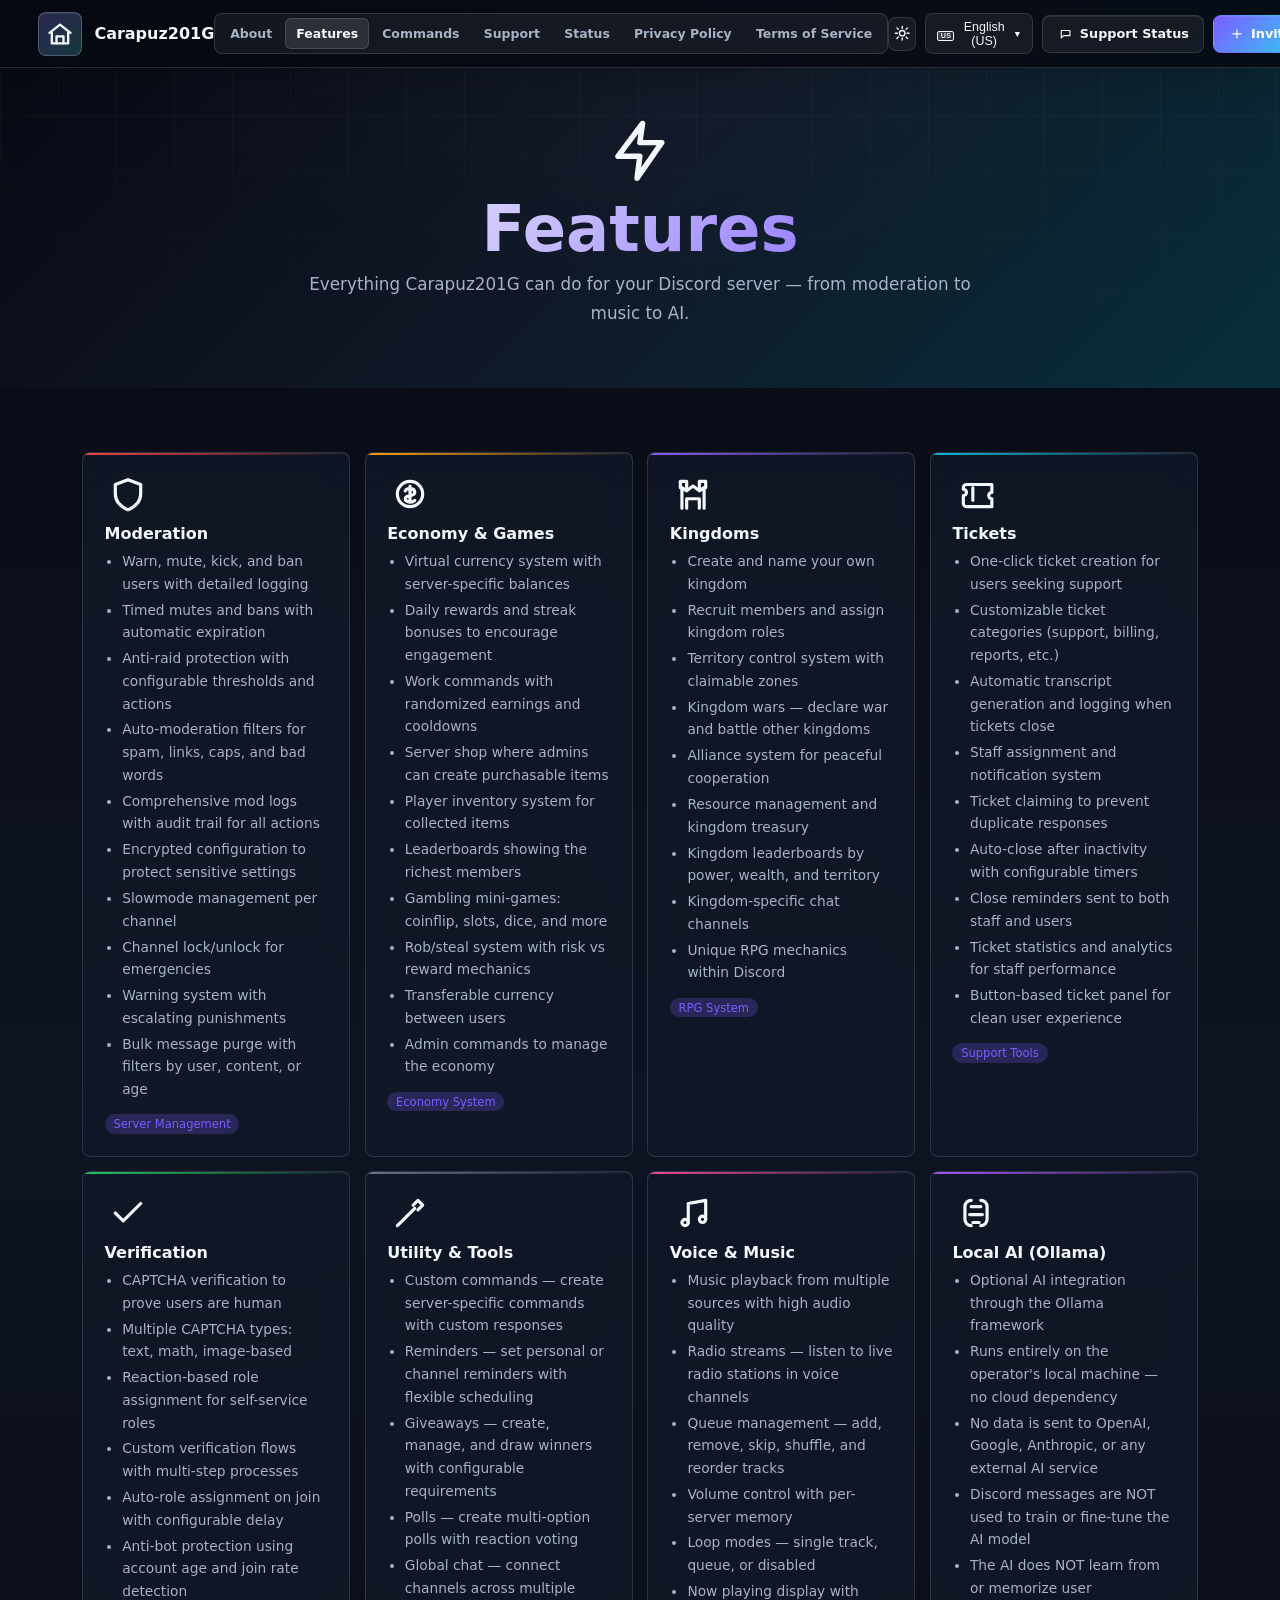
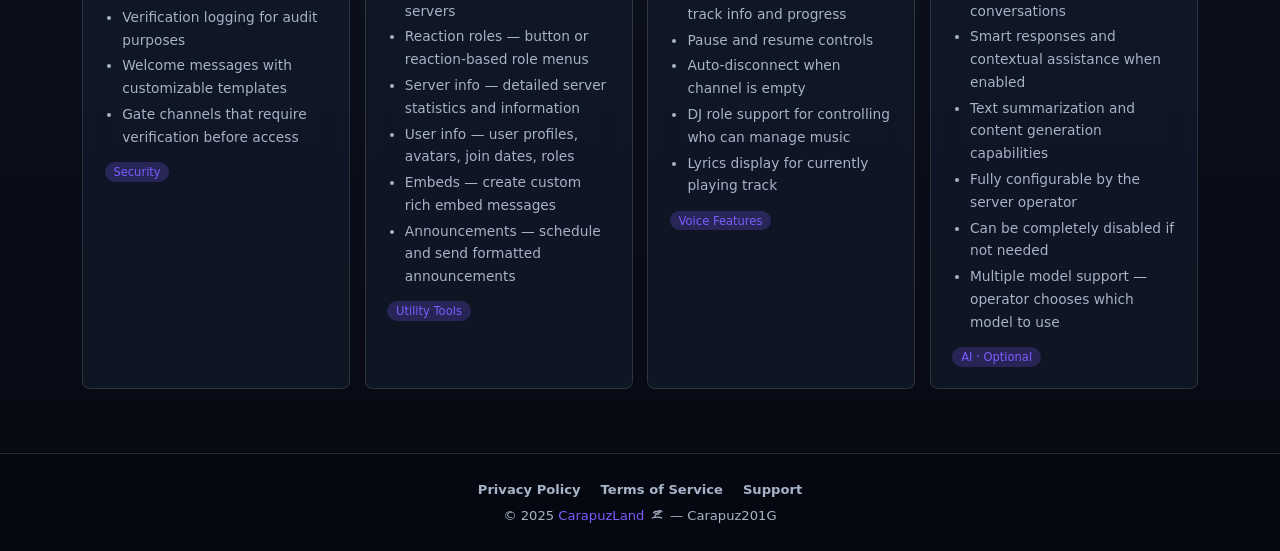
<file: carapuz201G/features/index.html>
﻿<!DOCTYPE html>
<html lang="en" data-theme="dark">
<head>
<meta charset="UTF-8">
<meta name="viewport" content="width=device-width, initial-scale=1.0">
<title>Features — Carapuz201G</title>
<meta name="description" content="Explore all features of Carapuz201G Discord bot — moderation, economy, kingdoms, tickets, verification, voice, music, AI and more.">
<style>
:root{--tr:0.3s}
[data-theme="dark"]{--bg:#0b0f1a;--bg2:#111827;--card:rgba(17,24,39,0.88);--hdr:rgba(11,15,26,0.93);--tx:#e2e8f0;--tx2:#94a3b8;--acc:#5865F2;--acc2:#38bdf8;--brd:rgba(88,101,242,0.18);--shd:rgba(0,0,0,0.4);--glw:rgba(88,101,242,0.3);--dd:#1e293b;--ddh:#334155;--g1:#0b0f1a;--g2:#15102e;--g3:#0d2847}
[data-theme="light"]{--bg:#f0f4ff;--bg2:#e8efff;--card:rgba(255,255,255,0.9);--hdr:rgba(240,244,255,0.95);--tx:#1e293b;--tx2:#64748b;--acc:#5865F2;--acc2:#0284c7;--brd:rgba(88,101,242,0.15);--shd:rgba(0,0,0,0.1);--glw:rgba(88,101,242,0.2);--dd:#fff;--ddh:#f1f5f9;--g1:#e4eaff;--g2:#f0e6ff;--g3:#dff0ff}
*,*::before,*::after{margin:0;padding:0;box-sizing:border-box}
html{scroll-behavior:smooth}
body{font-family:'Segoe UI',system-ui,-apple-system,sans-serif;background:var(--bg);color:var(--tx);overflow-x:hidden;transition:background var(--tr),color var(--tr);min-height:100vh}
a{color:inherit;text-decoration:none}
.hdr{position:fixed;top:0;left:0;right:0;z-index:1000;background:var(--hdr);backdrop-filter:blur(20px);-webkit-backdrop-filter:blur(20px);border-bottom:1px solid var(--brd);height:60px;display:flex;align-items:center;justify-content:space-between;padding:0 1.25rem;transition:background var(--tr)}
.hdr-l{display:flex;align-items:center;gap:.6rem}
.hm-lnk{display:flex;align-items:center;text-decoration:none;color:var(--tx2);font-size:1.35rem;transition:color .3s}.hm-lnk:hover{color:var(--acc)}
.hm-lnk .em{animation:fl 3s ease-in-out infinite}
@keyframes fl{0%,100%{transform:translateY(0)}50%{transform:translateY(-3px)}}
.brand{font-size:1.15rem;font-weight:700;color:var(--tx);text-decoration:none;transition:color .3s}.brand:hover{color:var(--acc)}
.nav{display:flex;align-items:center;gap:.15rem}
.nav a{padding:.35rem .55rem;border-radius:8px;text-decoration:none;color:var(--tx2);font-size:.8rem;font-weight:500;transition:all .2s;white-space:nowrap}
.nav a:hover{color:var(--tx);background:var(--brd)}.nav a.act{color:var(--acc);background:rgba(88,101,242,.12)}
.hdr-r{display:flex;align-items:center;gap:.45rem}
.btn{display:inline-flex;align-items:center;gap:.35rem;padding:.45rem .9rem;border-radius:10px;font-size:.8rem;font-weight:600;text-decoration:none;cursor:pointer;border:1px solid var(--brd);transition:all .3s;white-space:nowrap}
.btn-a{background:var(--acc);color:#fff;border-color:var(--acc)}.btn-a:hover{background:#4752c4;box-shadow:0 4px 20px var(--glw);transform:translateY(-2px)}
.btn-o{background:transparent;color:var(--tx)}.btn-o:hover{background:var(--brd);border-color:var(--acc)}
.th-btn{background:var(--card);border:1px solid var(--brd);border-radius:50%;width:34px;height:34px;display:flex;align-items:center;justify-content:center;cursor:pointer;font-size:.95rem;color:var(--tx);transition:all .3s}.th-btn:hover{border-color:var(--acc);box-shadow:0 0 12px var(--glw);transform:rotate(20deg)}
.ld{position:relative}
.lb{background:var(--card);border:1px solid var(--brd);border-radius:10px;padding:.35rem .65rem;cursor:pointer;display:flex;align-items:center;gap:.35rem;font-size:.78rem;color:var(--tx);transition:all .3s}.lb:hover{border-color:var(--acc);box-shadow:0 0 10px var(--glw)}
.lb .ar{font-size:.55rem;transition:transform .3s}.lb.open .ar{transform:rotate(180deg)}
.lm{position:absolute;top:calc(100% + 6px);right:0;background:var(--dd);border:1px solid var(--brd);border-radius:12px;padding:.35rem 0;min-width:200px;max-height:400px;overflow-y:auto;opacity:0;visibility:hidden;transform:translateY(-8px);transition:all .3s;box-shadow:0 16px 40px var(--shd);z-index:1001}.lm.show{opacity:1;visibility:visible;transform:translateY(0)}
.lm::-webkit-scrollbar{width:5px}.lm::-webkit-scrollbar-thumb{background:var(--brd);border-radius:3px}
.lo{display:flex;align-items:center;gap:.55rem;padding:.45rem .85rem;cursor:pointer;font-size:.82rem;color:var(--tx);transition:background .2s}.lo:hover{background:var(--ddh)}.lo.act{color:var(--acc);font-weight:600}.lo .fl{font-size:1.05rem}
.mb{display:none;background:var(--card);border:1px solid var(--brd);border-radius:8px;width:34px;height:34px;align-items:center;justify-content:center;cursor:pointer;color:var(--tx);font-size:1.15rem}
.mov{display:none;position:fixed;inset:0;z-index:998;background:rgba(0,0,0,.5);backdrop-filter:blur(4px)}.mov.show{display:block}
.mm{position:fixed;top:0;right:-300px;width:270px;height:100%;background:var(--bg2);z-index:999;padding:1.25rem;transition:right .3s;overflow-y:auto;border-left:1px solid var(--brd)}.mm.show{right:0}
.mm .xb{background:none;border:none;color:var(--tx);font-size:1.4rem;cursor:pointer;float:right;padding:.25rem}
.mn{display:flex;flex-direction:column;gap:.2rem;margin-top:2.5rem}
.mn a{padding:.6rem .7rem;border-radius:8px;text-decoration:none;color:var(--tx2);font-size:.9rem;transition:all .2s}.mn a:hover,.mn a.act{color:var(--acc);background:rgba(88,101,242,.1)}
.mab{display:flex;flex-direction:column;gap:.5rem;margin-top:1.25rem}.mab .btn{justify-content:center}
.ph{padding:6.5rem 2rem 3rem;text-align:center;background:linear-gradient(180deg,var(--g1) 0%,var(--g2) 50%,var(--g3) 100%);position:relative;overflow:hidden;transition:background var(--tr)}
.ph::before{content:'';position:absolute;inset:0;background:radial-gradient(ellipse at 50% 0%,rgba(88,101,242,.12) 0%,transparent 60%);pointer-events:none}
.phc{position:relative;z-index:2;max-width:700px;margin:0 auto}
.phi{font-size:3.8rem;margin-bottom:.6rem;display:inline-block}
.pht{font-size:2.4rem;font-weight:800;margin-bottom:.6rem;background:linear-gradient(135deg,var(--tx),var(--acc));-webkit-background-clip:text;-webkit-text-fill-color:transparent;background-clip:text}
.phs{font-size:1.05rem;color:var(--tx2);line-height:1.7}
.sec{padding:3rem 2rem;max-width:1100px;margin:0 auto}
.fg{display:grid;grid-template-columns:repeat(auto-fit,minmax(320px,1fr));gap:1.25rem}
.fc{background:var(--card);backdrop-filter:blur(12px);border:1px solid var(--brd);border-radius:16px;padding:1.85rem;transition:all .35s;position:relative;overflow:hidden}
.fc::before{content:'';position:absolute;top:0;left:0;right:0;height:3px;background:linear-gradient(90deg,var(--fc-acc,var(--acc)),transparent);opacity:0;transition:opacity .3s}
.fc:hover{transform:translateY(-5px);box-shadow:0 12px 40px var(--shd);border-color:var(--acc)}.fc:hover::before{opacity:1}
.fc-i{font-size:2.2rem;margin-bottom:.5rem;display:inline-block}
.fc-t{font-size:1.1rem;font-weight:700;margin-bottom:.45rem}
.fc-d{font-size:.86rem;color:var(--tx2);line-height:1.65}
.fc-d ul{padding-left:1.1rem;margin-top:.35rem}.fc-d li{margin-bottom:.2rem}
.fc-tag{display:inline-flex;align-items:center;gap:.25rem;background:var(--brd);padding:.18rem .55rem;border-radius:14px;font-size:.72rem;color:var(--acc);margin-top:.65rem}
.ftr{text-align:center;padding:1.75rem;color:var(--tx2);font-size:.82rem;border-top:1px solid var(--brd);background:var(--hdr);backdrop-filter:blur(20px)}
.ftr a{color:var(--acc);text-decoration:none}.ftr a:hover{text-decoration:underline}
.ftl{display:flex;justify-content:center;gap:1.25rem;flex-wrap:wrap;margin-bottom:.65rem}
@media(max-width:1024px){.nav{display:none}.mb{display:flex}.hdr-r .btn{display:none}}
@media(max-width:768px){.ph{padding:5.5rem 1.25rem 2.5rem}.pht{font-size:1.8rem}.sec{padding:2rem 1.25rem}.fg{grid-template-columns:1fr}.lb .ll{display:none}}
@media(max-width:480px){.pht{font-size:1.5rem}.fc{padding:1.25rem}}
.rv{opacity:0;transform:translateY(22px);transition:opacity .5s,transform .5s}.rv.vis{opacity:1;transform:translateY(0)}
.ld-w{position:fixed;inset:0;background:var(--bg);z-index:10000;display:flex;align-items:center;justify-content:center;flex-direction:column;gap:.8rem;transition:opacity .4s,visibility .4s}.ld-w.hid{opacity:0;visibility:hidden}
.ld-e{font-size:2.8rem;animation:lba 1s ease-in-out infinite}
@keyframes lba{0%,100%{transform:translateY(0) scale(1)}50%{transform:translateY(-18px) scale(1.1)}}
.ld-b{width:100px;height:3px;background:var(--brd);border-radius:3px;overflow:hidden}
.ld-f{height:100%;width:0%;background:var(--acc);border-radius:3px;animation:lfx 1.2s ease forwards}
@keyframes lfx{to{width:100%}}
</style>
<link rel="stylesheet" href="../assets/refresh.css">
<link rel="icon" href="../assets/favicon.svg" type="image/svg+xml">

<script defer src="../assets/link-status.js"></script>
<script src="/assets/site-icons.js" defer></script>
</head>
<body>
<div class="ld-w" id="ldr"><div class="ld-e">F</div><div style="color:var(--tx2);font-size:.85rem;letter-spacing:2px">CARAPUZ201G</div><div class="ld-b"><div class="ld-f"></div></div></div>
<header class="hdr">
<div class="hdr-l">
<a href="https://carapuzland.github.io/" class="hm-lnk" title="CarapuzLand" aria-label="CarapuzLand"><svg class="em" viewBox="0 0 24 24" aria-hidden="true"><path d="M3 11 12 4l9 7"/><path d="M5 10v10h14V10"/><path d="M9 20v-6h6v6"/></svg></a>
<a href="https://carapuzland.github.io/" class="brand">Carapuz201G</a>
</div>
<nav class="nav">
<a href="../about/" data-i18n="nav_about">About</a>
<a href="../features/" class="act" data-i18n="nav_features">Features</a>
<a href="../commands/" data-i18n="nav_commands">Commands</a>
<a href="../support/" data-i18n="nav_support">Support</a>
<a href="../status/" data-i18n="nav_status">Status</a>
<a href="../privacy-policy/" data-i18n="nav_privacy">Privacy</a>
<a href="../terms-of-service/" data-i18n="nav_terms">Terms</a>
</nav>
<div class="hdr-r">
<button class="th-btn" id="thBtn" title="Toggle theme">🌙</button>
<div class="ld"><button class="lb" id="lBtn"><span class="fl" id="cF">🇺🇸</span><span class="ll" id="cL">English</span><span class="ar">▼</span></button><div class="lm" id="lMn"></div></div>
<a href="../support/#contact" class="btn btn-o" data-i18n="btn_support">💬 Support</a>
<a href="../support/#invite" class="btn btn-a" data-i18n="btn_add">➕ Add Bot</a>
<button class="mb" id="mBtn">☰</button>
</div>
</header>
<div class="mov" id="mOv"></div>
<div class="mm" id="mMn">
<button class="xb" id="cMn">✕</button>
<div class="mn">
<a href="../" data-i18n="nav_home">Home</a>
<a href="../about/" data-i18n="nav_about">About</a>
<a href="../features/" class="act" data-i18n="nav_features">Features</a>
<a href="../commands/" data-i18n="nav_commands">Commands</a>
<a href="../support/" data-i18n="nav_support">Support</a>
<a href="../status/" data-i18n="nav_status">Status</a>
<a href="../privacy-policy/" data-i18n="nav_privacy">Privacy Policy</a>
<a href="../terms-of-service/" data-i18n="nav_terms">Terms of Service</a>
</div>
<div class="mab">
<a href="../support/#invite" class="btn btn-a" data-i18n="btn_add">➕ Add Bot</a>
<a href="../support/#contact" class="btn btn-o" data-i18n="btn_support">💬 Support</a>
</div>
</div>
<main>
<section class="ph"><div class="phc">
<div class="phi">⚡</div>
<h1 class="pht" data-i18n="pg_t">Features</h1>
<p class="phs" data-i18n="pg_s">Everything Carapuz201G can do for your Discord server — from moderation to music to AI.</p>
</div></section>
<section class="sec"><div class="fg" id="fG"></div></section>
</main>
<footer class="ftr">
<div class="ftl">
<a href="../privacy-policy/" data-i18n="nav_privacy">Privacy Policy</a>
<a href="../terms-of-service/" data-i18n="nav_terms">Terms of Service</a>
<a href="../support/" data-i18n="nav_support">Support</a>
</div>
<p>© 2025 <a href="https://carapuzland.github.io">CarapuzLand</a> 🏝️ — Carapuz201G</p>
</footer>
<script>
/* Feature cards config */
const FC=[
{icon:"🛡️",acc:"#ef4444",k:"mod"},
{icon:"💰",acc:"#f59e0b",k:"eco"},
{icon:"🏰",acc:"#8b5cf6",k:"king"},
{icon:"🎫",acc:"#06b6d4",k:"tick"},
{icon:"✅",acc:"#22c55e",k:"veri"},
{icon:"🔧",acc:"#64748b",k:"util"},
{icon:"🎵",acc:"#ec4899",k:"voice"},
{icon:"🧠",acc:"#a855f7",k:"ai"}
];

/* EN features — full detailed */
const enF={
mod_t:"Moderation",mod_d:"<ul><li>Warn, mute, kick, and ban users with detailed logging</li><li>Timed mutes and bans with automatic expiration</li><li>Anti-raid protection with configurable thresholds and actions</li><li>Auto-moderation filters for spam, links, caps, and bad words</li><li>Comprehensive mod logs with audit trail for all actions</li><li>Encrypted configuration to protect sensitive settings</li><li>Slowmode management per channel</li><li>Channel lock/unlock for emergencies</li><li>Warning system with escalating punishments</li><li>Bulk message purge with filters by user, content, or age</li></ul>",mod_tag:"Server Management",
eco_t:"Economy & Games",eco_d:"<ul><li>Virtual currency system with server-specific balances</li><li>Daily rewards and streak bonuses to encourage engagement</li><li>Work commands with randomized earnings and cooldowns</li><li>Server shop where admins can create purchasable items</li><li>Player inventory system for collected items</li><li>Leaderboards showing the richest members</li><li>Gambling mini-games: coinflip, slots, dice, and more</li><li>Rob/steal system with risk vs reward mechanics</li><li>Transferable currency between users</li><li>Admin commands to manage the economy</li></ul>",eco_tag:"Economy System",
king_t:"Kingdoms",king_d:"<ul><li>Create and name your own kingdom</li><li>Recruit members and assign kingdom roles</li><li>Territory control system with claimable zones</li><li>Kingdom wars — declare war and battle other kingdoms</li><li>Alliance system for peaceful cooperation</li><li>Resource management and kingdom treasury</li><li>Kingdom leaderboards by power, wealth, and territory</li><li>Kingdom-specific chat channels</li><li>Unique RPG mechanics within Discord</li></ul>",king_tag:"RPG System",
tick_t:"Tickets",tick_d:"<ul><li>One-click ticket creation for users seeking support</li><li>Customizable ticket categories (support, billing, reports, etc.)</li><li>Automatic transcript generation and logging when tickets close</li><li>Staff assignment and notification system</li><li>Ticket claiming to prevent duplicate responses</li><li>Auto-close after inactivity with configurable timers</li><li>Close reminders sent to both staff and users</li><li>Ticket statistics and analytics for staff performance</li><li>Button-based ticket panel for clean user experience</li></ul>",tick_tag:"Support Tools",
veri_t:"Verification",veri_d:"<ul><li>CAPTCHA verification to prove users are human</li><li>Multiple CAPTCHA types: text, math, image-based</li><li>Reaction-based role assignment for self-service roles</li><li>Custom verification flows with multi-step processes</li><li>Auto-role assignment on join with configurable delay</li><li>Anti-bot protection using account age and join rate detection</li><li>Verification logging for audit purposes</li><li>Welcome messages with customizable templates</li><li>Gate channels that require verification before access</li></ul>",veri_tag:"Security",
util_t:"Utility & Tools",util_d:"<ul><li>Custom commands — create server-specific commands with custom responses</li><li>Reminders — set personal or channel reminders with flexible scheduling</li><li>Giveaways — create, manage, and draw winners with configurable requirements</li><li>Polls — create multi-option polls with reaction voting</li><li>Global chat — connect channels across multiple servers</li><li>Reaction roles — button or reaction-based role menus</li><li>Server info — detailed server statistics and information</li><li>User info — user profiles, avatars, join dates, roles</li><li>Embeds — create custom rich embed messages</li><li>Announcements — schedule and send formatted announcements</li></ul>",util_tag:"Utility Tools",
voice_t:"Voice & Music",voice_d:"<ul><li>Music playback from multiple sources with high audio quality</li><li>Radio streams — listen to live radio stations in voice channels</li><li>Queue management — add, remove, skip, shuffle, and reorder tracks</li><li>Volume control with per-server memory</li><li>Loop modes — single track, queue, or disabled</li><li>Now playing display with track info and progress</li><li>Pause and resume controls</li><li>Auto-disconnect when channel is empty</li><li>DJ role support for controlling who can manage music</li><li>Lyrics display for currently playing track</li></ul>",voice_tag:"Voice Features",
ai_t:"Local AI (Ollama)",ai_d:"<ul><li>Optional AI integration through the Ollama framework</li><li>Runs entirely on the operator's local machine — no cloud dependency</li><li>No data is sent to OpenAI, Google, Anthropic, or any external AI service</li><li>Discord messages are NOT used to train or fine-tune the AI model</li><li>The AI does NOT learn from or memorize user conversations</li><li>Smart responses and contextual assistance when enabled</li><li>Text summarization and content generation capabilities</li><li>Fully configurable by the server operator</li><li>Can be completely disabled if not needed</li><li>Multiple model support — operator chooses which model to use</li></ul>",ai_tag:"AI · Optional"
};

/* RU features */
const ruF={
mod_t:"Модерация",mod_d:"<ul><li>Предупреждения, муты, кики и баны с подробным логированием</li><li>Временные муты и баны с автоматическим истечением</li><li>Защита от рейдов с настраиваемыми порогами</li><li>Автомодерация: спам, ссылки, капс, плохие слова</li><li>Логи модерации с аудит-трейлом всех действий</li><li>Зашифрованная конфигурация</li><li>Управление медленным режимом</li><li>Блокировка/разблокировка каналов</li><li>Система предупреждений с эскалацией наказаний</li><li>Массовое удаление сообщений с фильтрами</li></ul>",mod_tag:"Управление сервером",
eco_t:"Экономика и игры",eco_d:"<ul><li>Виртуальная валюта с балансами для каждого сервера</li><li>Ежедневные награды и бонусы за серии</li><li>Команды работы с рандомизированным заработком</li><li>Серверный магазин с настраиваемыми товарами</li><li>Система инвентаря</li><li>Рейтинги богатейших участников</li><li>Азартные мини-игры: монетка, слоты, кости</li><li>Система ограблений с механикой риска</li><li>Перевод валюты между пользователями</li><li>Админ-команды для управления экономикой</li></ul>",eco_tag:"Экономическая система",
king_t:"Королевства",king_d:"<ul><li>Создание и именование своего королевства</li><li>Вербовка участников и назначение ролей</li><li>Контроль территорий с захватываемыми зонами</li><li>Войны королевств</li><li>Система альянсов</li><li>Управление ресурсами и казной</li><li>Рейтинги по силе, богатству и территории</li><li>Каналы для королевств</li><li>Уникальная RPG-механика в Discord</li></ul>",king_tag:"RPG-система",
tick_t:"Тикеты",tick_d:"<ul><li>Создание тикета одним кликом</li><li>Настраиваемые категории (поддержка, жалобы и т.д.)</li><li>Автоматическая генерация транскриптов при закрытии</li><li>Система назначения и уведомления персонала</li><li>Захват тикета для предотвращения дублей</li><li>Автозакрытие после неактивности</li><li>Напоминания о закрытии</li><li>Статистика и аналитика тикетов</li><li>Панель тикетов на кнопках</li></ul>",tick_tag:"Инструменты поддержки",
veri_t:"Верификация",veri_d:"<ul><li>CAPTCHA-верификация</li><li>Множество типов: текст, математика, изображения</li><li>Роли по реакциям</li><li>Настраиваемые потоки верификации</li><li>Авто-роли при входе</li><li>Защита от ботов по возрасту аккаунта</li><li>Логирование верификации</li><li>Приветственные сообщения с шаблонами</li><li>Каналы-ворота для верификации</li></ul>",veri_tag:"Безопасность",
util_t:"Утилиты",util_d:"<ul><li>Кастомные команды с пользовательскими ответами</li><li>Напоминания с гибким расписанием</li><li>Розыгрыши с настраиваемыми требованиями</li><li>Голосования с множеством вариантов</li><li>Глобальный чат между серверами</li><li>Роли по реакциям и кнопкам</li><li>Информация о сервере и пользователях</li><li>Кастомные эмбеды</li><li>Запланированные объявления</li></ul>",util_tag:"Инструменты",
voice_t:"Голос и музыка",voice_d:"<ul><li>Воспроизведение музыки из множества источников</li><li>Радиопотоки в реальном времени</li><li>Управление очередью: добавление, удаление, перемешивание</li><li>Контроль громкости с памятью для сервера</li><li>Режимы повтора: трек, очередь, выкл</li><li>Отображение текущего трека с прогрессом</li><li>Пауза и продолжение</li><li>Авто-отключение при пустом канале</li><li>Поддержка DJ-роли</li><li>Отображение текста песни</li></ul>",voice_tag:"Голосовые функции",
ai_t:"Локальный ИИ (Ollama)",ai_d:"<ul><li>Опциональная интеграция ИИ через Ollama</li><li>Работает полностью локально на машине оператора</li><li>Данные НЕ отправляются в OpenAI, Google или другие сервисы</li><li>Сообщения Discord НЕ используются для обучения модели</li><li>ИИ НЕ запоминает и НЕ обучается на разговорах</li><li>Умные ответы и контекстная помощь</li><li>Суммаризация текста и генерация контента</li><li>Полностью настраивается оператором</li><li>Можно полностью отключить</li><li>Поддержка множества моделей</li></ul>",ai_tag:"ИИ · Опционально"
};

/* UK features */
const ukF={
mod_t:"Модерація",mod_d:"<ul><li>Попередження, мути, кіки та бани з детальним логуванням</li><li>Тимчасові муги та бани з автоматичним закінченням</li><li>Захист від рейдів з налаштовуваними порогами</li><li>Автомодерація: спам, посилання, капс, нецензурна лексика</li><li>Логи модерації з аудит-трейлом</li><li>Зашифрована конфігурація</li><li>Управління повільним режимом</li><li>Блокування/розблокування каналів</li><li>Система попереджень з ескалацією покарань</li><li>Масове видалення повідомлень</li></ul>",mod_tag:"Управління сервером",
eco_t:"Економіка та ігри",eco_d:"<ul><li>Віртуальна валюта</li><li>Щоденні нагороди та бонуси за серії</li><li>Команди роботи</li><li>Магазин сервера</li><li>Система інвентарю</li><li>Рейтинги найбагатших</li><li>Міні-ігри</li><li>Система пограбувань</li><li>Переказ валюти</li></ul>",eco_tag:"Економічна система",
king_t:"Королівства",king_d:"<ul><li>Створення королівства</li><li>Вербування учасників</li><li>Контроль територій</li><li>Війни королівств</li><li>Система альянсів</li><li>Управління ресурсами</li><li>Рейтинги</li><li>RPG-механіка в Discord</li></ul>",king_tag:"RPG-система",
tick_t:"Тікети",tick_d:"<ul><li>Створення тікета одним кліком</li><li>Налаштовувані категорії</li><li>Генерація транскриптів</li><li>Призначення персоналу</li><li>Автозакриття</li><li>Панель тікетів на кнопках</li></ul>",tick_tag:"Інструменти підтримки",
veri_t:"Верифікація",veri_d:"<ul><li>CAPTCHA-верифікація</li><li>Ролі по реакціях</li><li>Налаштовувані потоки</li><li>Авто-ролі при вході</li><li>Захист від ботів</li><li>Канали-ворота</li></ul>",veri_tag:"Безпека",
util_t:"Утиліти",util_d:"<ul><li>Кастомні команди</li><li>Нагадування</li><li>Розіграші</li><li>Голосування</li><li>Глобальний чат</li><li>Ролі по реакціях</li><li>Інформація про сервер та користувачів</li></ul>",util_tag:"Інструменти",
voice_t:"Голос і музика",voice_d:"<ul><li>Відтворення музики</li><li>Радіопотоки</li><li>Управління чергою</li><li>Контроль гучності</li><li>Режими повтору</li><li>Пауза та продовження</li><li>Авто-відключення</li></ul>",voice_tag:"Голосові функції",
ai_t:"Локальний ШІ (Ollama)",ai_d:"<ul><li>Опціональна інтеграція через Ollama</li><li>Працює повністю локально</li><li>Дані НЕ надсилаються зовнішнім сервісам</li><li>НЕ навчається на повідомленнях</li><li>Повністю налаштовується оператором</li><li>Можна вимкнути</li></ul>",ai_tag:"ШІ · Опціонально"
};

/* Helper for compact EU translations */
function mkF(m,e,k,ti,v,u,vo,a){return{mod_t:m[0],mod_d:m[1],mod_tag:m[2],eco_t:e[0],eco_d:e[1],eco_tag:e[2],king_t:k[0],king_d:k[1],king_tag:k[2],tick_t:ti[0],tick_d:ti[1],tick_tag:ti[2],veri_t:v[0],veri_d:v[1],veri_tag:v[2],util_t:u[0],util_d:u[1],util_tag:u[2],voice_t:vo[0],voice_d:vo[1],voice_tag:vo[2],ai_t:a[0],ai_d:a[1],ai_tag:a[2]}}

const euF={
de:mkF(["Moderation","<ul><li>Verwarnungen, Stummschaltungen, Kicks, Sperren</li><li>Anti-Raid-Schutz</li><li>Auto-Moderation</li><li>Mod-Logs</li><li>Verschlüsselte Konfiguration</li></ul>","Serververwaltung"],["Wirtschaft & Spiele","<ul><li>Virtuelles Währungssystem</li><li>Tägliche Belohnungen</li><li>Shop & Inventar</li><li>Ranglisten</li><li>Minispiele</li></ul>","Wirtschaftssystem"],["Königreiche","<ul><li>Königreiche erstellen</li><li>Territoriekontrolle</li><li>Kriege & Allianzen</li><li>Ranglisten</li></ul>","RPG-System"],["Tickets","<ul><li>Ein-Klick-Erstellung</li><li>Benutzerdefinierte Kategorien</li><li>Transkript-Protokolle</li><li>Auto-Schließung</li></ul>","Support-Tools"],["Verifizierung","<ul><li>CAPTCHA-Verifizierung</li><li>Reaktionsrollen</li><li>Anti-Bot-Schutz</li></ul>","Sicherheit"],["Werkzeuge","<ul><li>Benutzerdefinierte Befehle</li><li>Erinnerungen</li><li>Gewinnspiele</li><li>Globaler Chat</li></ul>","Werkzeuge"],["Sprache & Musik","<ul><li>Musikwiedergabe</li><li>Radio</li><li>Warteschlange</li><li>Lautstärke</li></ul>","Sprachfunktionen"],["Lokale KI (Ollama)","<ul><li>Optionale KI via Ollama</li><li>Läuft vollständig lokal</li><li>Kein Datenversand</li><li>Lernt nicht aus Nachrichten</li></ul>","KI · Optional"]),
fr:mkF(["Modération","<ul><li>Avertissements, mutes, kicks, bans</li><li>Protection anti-raid</li><li>Auto-modération</li><li>Logs de modération</li><li>Configuration chiffrée</li></ul>","Gestion serveur"],["Économie & Jeux","<ul><li>Monnaie virtuelle</li><li>Récompenses quotidiennes</li><li>Boutique & inventaire</li><li>Classements</li><li>Mini-jeux</li></ul>","Système économique"],["Royaumes","<ul><li>Création de royaumes</li><li>Contrôle territorial</li><li>Guerres & alliances</li><li>Classements</li></ul>","Système RPG"],["Tickets","<ul><li>Création en un clic</li><li>Catégories personnalisées</li><li>Transcriptions</li><li>Fermeture auto</li></ul>","Outils support"],["Vérification","<ul><li>CAPTCHA</li><li>Rôles par réaction</li><li>Protection anti-bot</li></ul>","Sécurité"],["Utilitaires","<ul><li>Commandes personnalisées</li><li>Rappels</li><li>Tirages au sort</li><li>Chat global</li></ul>","Utilitaires"],["Voix & Musique","<ul><li>Lecture musicale</li><li>Radio</li><li>File d'attente</li><li>Volume</li></ul>","Voix"],["IA Locale (Ollama)","<ul><li>IA optionnelle via Ollama</li><li>Fonctionne localement</li><li>Aucune donnée externe</li><li>N'apprend pas des messages</li></ul>","IA · Optionnel"]),
es:mkF(["Moderación","<ul><li>Advertencias, silencios, expulsiones, baneos</li><li>Protección anti-raid</li><li>Auto-moderación</li><li>Registros de moderación</li><li>Configuración cifrada</li></ul>","Gestión del servidor"],["Economía y Juegos","<ul><li>Moneda virtual</li><li>Recompensas diarias</li><li>Tienda e inventario</li><li>Clasificaciones</li><li>Minijuegos</li></ul>","Sistema económico"],["Reinos","<ul><li>Creación de reinos</li><li>Control territorial</li><li>Guerras y alianzas</li></ul>","Sistema RPG"],["Tickets","<ul><li>Creación con un clic</li><li>Categorías personalizadas</li><li>Transcripciones</li><li>Cierre automático</li></ul>","Herramientas de soporte"],["Verificación","<ul><li>CAPTCHA</li><li>Roles por reacción</li><li>Protección anti-bot</li></ul>","Seguridad"],["Utilidades","<ul><li>Comandos personalizados</li><li>Recordatorios</li><li>Sorteos</li><li>Chat global</li></ul>","Utilidades"],["Voz y Música","<ul><li>Reproducción de música</li><li>Radio</li><li>Cola</li><li>Volumen</li></ul>","Funciones de voz"],["IA Local (Ollama)","<ul><li>IA opcional via Ollama</li><li>Funciona localmente</li><li>Sin datos externos</li><li>No aprende de mensajes</li></ul>","IA · Opcional"]),
it:mkF(["Moderazione","<ul><li>Avvisi, mute, kick, ban</li><li>Protezione anti-raid</li><li>Auto-moderazione</li><li>Log di moderazione</li></ul>","Gestione server"],["Economia e Giochi","<ul><li>Valuta virtuale</li><li>Ricompense giornaliere</li><li>Negozio e inventario</li><li>Classifiche</li><li>Minigiochi</li></ul>","Sistema economico"],["Regni","<ul><li>Creazione di regni</li><li>Controllo territorio</li><li>Guerre e alleanze</li></ul>","Sistema RPG"],["Ticket","<ul><li>Creazione con un clic</li><li>Categorie personalizzate</li><li>Trascrizioni</li><li>Chiusura automatica</li></ul>","Strumenti supporto"],["Verifica","<ul><li>CAPTCHA</li><li>Ruoli per reazione</li><li>Protezione anti-bot</li></ul>","Sicurezza"],["Utilità","<ul><li>Comandi personalizzati</li><li>Promemoria</li><li>Giveaway</li><li>Chat globale</li></ul>","Utilità"],["Voce e Musica","<ul><li>Riproduzione musicale</li><li>Radio</li><li>Coda</li><li>Volume</li></ul>","Voce"],["IA Locale (Ollama)","<ul><li>IA opzionale via Ollama</li><li>Funziona localmente</li><li>Nessun dato esterno</li></ul>","IA · Opzionale"]),
pt:mkF(["Moderação","<ul><li>Avisos, silenciamentos, expulsões, banimentos</li><li>Proteção anti-raid</li><li>Auto-moderação</li><li>Logs</li></ul>","Gestão do servidor"],["Economia e Jogos","<ul><li>Moeda virtual</li><li>Recompensas diárias</li><li>Loja e inventário</li><li>Rankings</li></ul>","Sistema económico"],["Reinos","<ul><li>Criação de reinos</li><li>Controlo territorial</li><li>Guerras e alianças</li></ul>","Sistema RPG"],["Tickets","<ul><li>Criação com um clique</li><li>Categorias</li><li>Transcrições</li></ul>","Suporte"],["Verificação","<ul><li>CAPTCHA</li><li>Funções por reação</li><li>Proteção anti-bot</li></ul>","Segurança"],["Utilidades","<ul><li>Comandos personalizados</li><li>Lembretes</li><li>Sorteios</li></ul>","Utilidades"],["Voz e Música","<ul><li>Reprodução de música</li><li>Rádio</li><li>Fila</li></ul>","Voz"],["IA Local (Ollama)","<ul><li>IA opcional via Ollama</li><li>Funciona localmente</li></ul>","IA · Opcional"]),
nl:mkF(["Moderatie","<ul><li>Waarschuwingen, mutes, kicks, bans</li><li>Anti-raid</li><li>Auto-moderatie</li><li>Mod-logs</li></ul>","Serverbeheer"],["Economie & Spellen","<ul><li>Virtuele valuta</li><li>Dagelijkse beloningen</li><li>Winkel & inventaris</li><li>Ranglijsten</li></ul>","Economie"],["Koninkrijken","<ul><li>Koninkrijken aanmaken</li><li>Gebiedscontrole</li><li>Oorlogen & allianties</li></ul>","RPG"],["Tickets","<ul><li>Eén-klik aanmaken</li><li>Aangepaste categorieën</li><li>Transcripties</li></ul>","Support"],["Verificatie","<ul><li>CAPTCHA</li><li>Reactierollen</li><li>Anti-bot</li></ul>","Beveiliging"],["Hulpmiddelen","<ul><li>Aangepaste commando's</li><li>Herinneringen</li><li>Giveaways</li></ul>","Hulpmiddelen"],["Spraak & Muziek","<ul><li>Muziek</li><li>Radio</li><li>Wachtrij</li></ul>","Spraak"],["Lokale AI (Ollama)","<ul><li>Optionele AI via Ollama</li><li>Draait lokaal</li></ul>","AI · Optioneel"]),
pl:mkF(["Moderacja","<ul><li>Ostrzeżenia, wyciszenia, wyrzucenia, bany</li><li>Anti-raid</li><li>Automoderator</li><li>Logi moderacji</li></ul>","Zarządzanie"],["Ekonomia i Gry","<ul><li>Wirtualna waluta</li><li>Dzienne nagrody</li><li>Sklep i ekwipunek</li><li>Rankingi</li></ul>","Ekonomia"],["Królestwa","<ul><li>Tworzenie królestw</li><li>Kontrola terytoriów</li><li>Wojny i sojusze</li></ul>","RPG"],["Tickety","<ul><li>Tworzenie jednym klikiem</li><li>Kategorie</li><li>Transkrypcje</li></ul>","Wsparcie"],["Weryfikacja","<ul><li>CAPTCHA</li><li>Role reakcyjne</li><li>Ochrona anty-bot</li></ul>","Bezpieczeństwo"],["Narzędzia","<ul><li>Własne komendy</li><li>Przypomnienia</li><li>Loterie</li></ul>","Narzędzia"],["Głos i Muzyka","<ul><li>Odtwarzanie muzyki</li><li>Radio</li><li>Kolejka</li></ul>","Głos"],["Lokalne AI (Ollama)","<ul><li>Opcjonalne AI przez Ollama</li><li>Działa lokalnie</li></ul>","AI · Opcjonalnie"]),
sv:mkF(["Moderering","<ul><li>Varningar, tystningar, sparkar, banningar</li><li>Anti-raid</li><li>Automod</li></ul>","Serverhantering"],["Ekonomi & Spel","<ul><li>Virtuell valuta</li><li>Dagliga belöningar</li><li>Butik</li></ul>","Ekonomi"],["Kungariken","<ul><li>Skapa kungariken</li><li>Krig & allianser</li></ul>","RPG"],["Biljetter","<ul><li>Skapande med ett klick</li><li>Kategorier</li></ul>","Support"],["Verifiering","<ul><li>CAPTCHA</li><li>Reaktionsroller</li></ul>","Säkerhet"],["Verktyg","<ul><li>Anpassade kommandon</li><li>Påminnelser</li></ul>","Verktyg"],["Röst & Musik","<ul><li>Musik</li><li>Radio</li></ul>","Röst"],["Lokal AI (Ollama)","<ul><li>Valfri AI via Ollama</li><li>Körs lokalt</li></ul>","AI · Valfri"]),
da:mkF(["Moderation","<ul><li>Advarsler, mutes, kicks, bans</li><li>Anti-raid</li></ul>","Serverstyring"],["Økonomi","<ul><li>Virtuel valuta</li><li>Daglige belønninger</li></ul>","Økonomi"],["Kongeriger","<ul><li>Opret kongeriger</li><li>Krig & alliancer</li></ul>","RPG"],["Tickets","<ul><li>Oprettelse med ét klik</li></ul>","Support"],["Verifikation","<ul><li>CAPTCHA</li><li>Reaktionsroller</li></ul>","Sikkerhed"],["Værktøjer","<ul><li>Brugerdefinerede kommandoer</li></ul>","Værktøjer"],["Stemme & Musik","<ul><li>Musik</li><li>Radio</li></ul>","Stemme"],["Lokal AI (Ollama)","<ul><li>Valgfri AI</li><li>Kører lokalt</li></ul>","AI · Valgfri"]),
fi:mkF(["Moderointi","<ul><li>Varoitukset, mykistykset, potkut, estot</li></ul>","Palvelinhallinta"],["Talous","<ul><li>Virtuaalivaluutta</li><li>Päivittäiset palkkiot</li></ul>","Talous"],["Kuningaskunnat","<ul><li>Luo kuningaskuntia</li></ul>","RPG"],["Tiketit","<ul><li>Luonti yhdellä napsautuksella</li></ul>","Tuki"],["Varmennus","<ul><li>CAPTCHA</li></ul>","Turvallisuus"],["Työkalut","<ul><li>Mukautetut komennot</li></ul>","Työkalut"],["Ääni & Musiikki","<ul><li>Musiikki ja radio</li></ul>","Ääni"],["Paikallinen AI","<ul><li>Valinnainen Ollama</li></ul>","AI"]),
};

/* Copy same pattern for remaining EU langs */
function cloneF(src){return JSON.parse(JSON.stringify(src))}
['el','cs','sk','hu','ro','bg','hr','sl','et','lv','lt','ga','mt'].forEach(l=>{if(!euF[l])euF[l]=cloneF(euF.da)});
/* Rough translations for remaining — using lang-specific titles */
const euTitles={
el:{m:"Εποπτεία",e:"Οικονομία",k:"Βασίλεια",t:"Εισιτήρια",v:"Επαλήθευση",u:"Εργαλεία",vo:"Φωνή & Μουσική",a:"Τοπική AI"},
cs:{m:"Moderace",e:"Ekonomika",k:"Království",t:"Tickety",v:"Ověření",u:"Nástroje",vo:"Hlas & Hudba",a:"Lokální AI"},
sk:{m:"Moderácia",e:"Ekonomika",k:"Kráľovstvá",t:"Tickety",v:"Overenie",u:"Nástroje",vo:"Hlas & Hudba",a:"Lokálna AI"},
hu:{m:"Moderálás",e:"Gazdaság",k:"Királyságok",t:"Jegyek",v:"Ellenőrzés",u:"Eszközök",vo:"Hang & Zene",a:"Helyi AI"},
ro:{m:"Moderare",e:"Economie",k:"Regate",t:"Tichete",v:"Verificare",u:"Utilități",vo:"Voce & Muzică",a:"AI Local"},
bg:{m:"Модерация",e:"Икономика",k:"Кралства",t:"Тикети",v:"Верификация",u:"Инструменти",vo:"Глас & Музика",a:"Локален AI"},
hr:{m:"Moderacija",e:"Ekonomija",k:"Kraljevstva",t:"Tiketi",v:"Verifikacija",u:"Alati",vo:"Glas & Glazba",a:"Lokalni AI"},
sl:{m:"Moderacija",e:"Ekonomija",k:"Kraljestva",t:"Vstopnice",v:"Preverjanje",u:"Orodja",vo:"Glas & Glasba",a:"Lokalni AI"},
et:{m:"Modereerimine",e:"Majandus",k:"Kuningriigid",t:"Piletid",v:"Kinnitamine",u:"Tööriistad",vo:"Hääl & Muusika",a:"Kohalik AI"},
lv:{m:"Moderēšana",e:"Ekonomika",k:"Karaļvalstis",t:"Biļetes",v:"Verifikācija",u:"Rīki",vo:"Balss & Mūzika",a:"Lokālais AI"},
lt:{m:"Moderavimas",e:"Ekonomika",k:"Karalystės",t:"Bilietai",v:"Verifikacija",u:"Įrankiai",vo:"Balsas & Muzika",a:"Vietinis AI"},
ga:{m:"Modhnóireacht",e:"Eacnamaíocht",k:"Ríochtaí",t:"Ticéid",v:"Fíordheimhniú",u:"Uirlisí",vo:"Guth & Ceol",a:"AI Áitiúil"},
mt:{m:"Moderazzjoni",e:"Ekonomija",k:"Saltniet",t:"Biljetti",v:"Verifika",u:"Għodod",vo:"Vuċi & Mużika",a:"AI Lokali"}
};
Object.keys(euTitles).forEach(l=>{const tt=euTitles[l];if(euF[l]){euF[l].mod_t=tt.m;euF[l].eco_t=tt.e;euF[l].king_t=tt.k;euF[l].tick_t=tt.t;euF[l].veri_t=tt.v;euF[l].util_t=tt.u;euF[l].voice_t=tt.vo;euF[l].ai_t=tt.a}});

/* Build full T object */
const baseNav={nav_home:"Home",nav_about:"About",nav_features:"Features",nav_commands:"Commands",nav_support:"Support",nav_status:"Status",nav_privacy:"Privacy Policy",nav_terms:"Terms of Service",btn_add:"➕ Add Bot",btn_support:"💬 Support"};
const navI18n={
"ru":{nav_home:"Главная",nav_about:"О боте",nav_features:"Функции",nav_commands:"Команды",nav_support:"Поддержка",nav_status:"Статус",nav_privacy:"Конфиденциальность",nav_terms:"Условия",btn_add:"➕ Добавить",btn_support:"💬 Поддержка",pg_t:"Функции",pg_s:"Всё, что Carapuz201G может сделать для вашего Discord-сервера — от модерации до музыки и ИИ."},
"uk":{nav_home:"Головна",nav_about:"Про бота",nav_features:"Функції",nav_commands:"Команди",nav_support:"Підтримка",nav_status:"Статус",nav_privacy:"Конфіденційність",nav_terms:"Умови",btn_add:"➕ Додати",btn_support:"💬 Підтримка",pg_t:"Функції",pg_s:"Все, що Carapuz201G може зробити для вашого Discord-сервера."},
"de":{nav_home:"Startseite",nav_about:"Über",nav_features:"Funktionen",nav_commands:"Befehle",nav_support:"Support",nav_status:"Status",nav_privacy:"Datenschutz",nav_terms:"Nutzungsbedingungen",btn_add:"➕ Hinzufügen",btn_support:"💬 Support",pg_t:"Funktionen",pg_s:"Alles was Carapuz201G für Ihren Discord-Server tun kann."},
"fr":{nav_home:"Accueil",nav_about:"À propos",nav_features:"Fonctionnalités",nav_commands:"Commandes",nav_support:"Support",nav_status:"Statut",nav_privacy:"Confidentialité",nav_terms:"Conditions",btn_add:"➕ Ajouter",btn_support:"💬 Support",pg_t:"Fonctionnalités",pg_s:"Tout ce que Carapuz201G peut faire pour votre serveur Discord."},
"es":{nav_home:"Inicio",nav_about:"Acerca de",nav_features:"Características",nav_commands:"Comandos",nav_support:"Soporte",nav_status:"Estado",nav_privacy:"Privacidad",nav_terms:"Términos",btn_add:"➕ Añadir",btn_support:"💬 Soporte",pg_t:"Características",pg_s:"Todo lo que Carapuz201G puede hacer por tu servidor Discord."},
"it":{nav_home:"Home",nav_about:"Info",nav_features:"Funzionalità",nav_commands:"Comandi",nav_support:"Supporto",nav_status:"Stato",nav_privacy:"Privacy",nav_terms:"Termini",btn_add:"➕ Aggiungi",btn_support:"💬 Supporto",pg_t:"Funzionalità",pg_s:"Tutto ciò che Carapuz201G può fare per il tuo server Discord."},
"pt":{nav_home:"Início",nav_about:"Sobre",nav_features:"Recursos",nav_commands:"Comandos",nav_support:"Suporte",nav_status:"Estado",nav_privacy:"Privacidade",nav_terms:"Termos",btn_add:"➕ Adicionar",btn_support:"💬 Suporte",pg_t:"Recursos",pg_s:"Tudo o que o Carapuz201G pode fazer pelo seu servidor Discord."},
"nl":{nav_home:"Home",nav_about:"Over",nav_features:"Functies",nav_commands:"Commando's",nav_support:"Ondersteuning",nav_status:"Status",nav_privacy:"Privacy",nav_terms:"Voorwaarden",btn_add:"➕ Toevoegen",btn_support:"💬 Support",pg_t:"Functies",pg_s:"Alles wat Carapuz201G kan doen voor je Discord-server."},
"pl":{nav_home:"Strona główna",nav_about:"O bocie",nav_features:"Funkcje",nav_commands:"Komendy",nav_support:"Wsparcie",nav_status:"Status",nav_privacy:"Prywatność",nav_terms:"Regulamin",btn_add:"➕ Dodaj",btn_support:"💬 Wsparcie",pg_t:"Funkcje",pg_s:"Wszystko co Carapuz201G może zrobić dla Twojego serwera."},
"sv":{nav_home:"Hem",nav_about:"Om",nav_features:"Funktioner",nav_commands:"Kommandon",nav_support:"Support",nav_status:"Status",nav_privacy:"Integritet",nav_terms:"Villkor",btn_add:"➕ Lägg till",btn_support:"💬 Support",pg_t:"Funktioner",pg_s:"Allt Carapuz201G kan göra för din Discord-server."},
"da":{nav_home:"Hjem",nav_about:"Om",nav_features:"Funktioner",nav_commands:"Kommandoer",nav_support:"Support",nav_status:"Status",nav_privacy:"Privatliv",nav_terms:"Vilkår",btn_add:"➕ Tilføj",btn_support:"💬 Support",pg_t:"Funktioner",pg_s:"Alt hvad Carapuz201G kan gøre for din Discord-server."},
"fi":{nav_home:"Koti",nav_about:"Tietoa",nav_features:"Ominaisuudet",nav_commands:"Komennot",nav_support:"Tuki",nav_status:"Tila",nav_privacy:"Tietosuoja",nav_terms:"Ehdot",btn_add:"➕ Lisää",btn_support:"💬 Tuki",pg_t:"Ominaisuudet",pg_s:"Kaikki mitä Carapuz201G voi tehdä palvelimellesi."}
};
// Remaining EU nav copies
['el','cs','sk','hu','ro','bg','hr','sl','et','lv','lt','ga','mt','be'].forEach(l=>{
if(!navI18n[l])navI18n[l]={...baseNav,pg_t:"Features",pg_s:"Everything Carapuz201G can do for your Discord server."}
});

const T={};
T["en-us"]={name:"English (US)",flag:"🇺🇸",...baseNav,pg_t:"Features",pg_s:"Everything Carapuz201G can do for your Discord server — from moderation to music to AI.",f:enF};
T["en-gb"]={name:"English (UK)",flag:"🇬🇧",...baseNav,pg_t:"Features",pg_s:"Everything Carapuz201G can do for your Discord server — from moderation to music to AI.",f:enF};
T["ru"]={name:"Русский",flag:"🇷🇺",...navI18n.ru,f:ruF};
T["uk"]={name:"Українська",flag:"🇺🇦",...navI18n.uk,f:ukF};
T.be={...T.ru,name:"Беларуская",flag:"🇧🇾",nav_home:"Галоўная",nav_about:"Пра бота",nav_features:"Функцыі",nav_commands:"Каманды",nav_support:"Падтрымка",nav_status:"Статус",nav_privacy:"Канфідэнцыяльнасць",nav_terms:"Умовы",btn_add:"➕ Дадаць",btn_support:"💬 Падтрымка",pg_t:"Функцыі",pg_s:"Усё, што Carapuz201G можа зрабіць для вашага Discord-сервера."};

const euFlags={de:"🇩🇪",fr:"🇫🇷",es:"🇪🇸",it:"🇮🇹",pt:"🇵🇹",nl:"🇳🇱",pl:"🇵🇱",sv:"🇸🇪",da:"🇩🇰",fi:"🇫🇮",el:"🇬🇷",cs:"🇨🇿",sk:"🇸🇰",hu:"🇭🇺",ro:"🇷🇴",bg:"🇧🇬",hr:"🇭🇷",sl:"🇸🇮",et:"🇪🇪",lv:"🇱🇻",lt:"🇱🇹",ga:"🇮🇪",mt:"🇲🇹"};
const euNames={de:"Deutsch",fr:"Français",es:"Español",it:"Italiano",pt:"Português",nl:"Nederlands",pl:"Polski",sv:"Svenska",da:"Dansk",fi:"Suomi",el:"Ελληνικά",cs:"Čeština",sk:"Slovenčina",hu:"Magyar",ro:"Română",bg:"Български",hr:"Hrvatski",sl:"Slovenščina",et:"Eesti",lv:"Latviešu",lt:"Lietuvių",ga:"Gaeilge",mt:"Malti"};
Object.keys(euFlags).forEach(l=>{
T[l]={name:euNames[l],flag:euFlags[l],...(navI18n[l]||baseNav),pg_t:navI18n[l]?.pg_t||"Features",pg_s:navI18n[l]?.pg_s||"Everything Carapuz201G can do for your Discord server.",f:euF[l]||euF.da};
});

let lang=localStorage.getItem('c2g-lang')||'en-us';
if(lang==='en-US')lang='en-us';if(lang==='en-GB')lang='en-gb';
let theme=localStorage.getItem('c2g-theme')||'dark';

document.addEventListener('DOMContentLoaded',()=>{
setTheme(theme);buildLang();setLang(lang);setupEv();
setTimeout(()=>document.getElementById('ldr').classList.add('hid'),1100);
});

function setTheme(t){theme=t;document.documentElement.setAttribute('data-theme',t);localStorage.setItem('c2g-theme',t);document.getElementById('thBtn').textContent=t==='dark'?'☀️':'🌙'}
function togTheme(){setTheme(theme==='dark'?'light':'dark')}

function buildLang(){
const m=document.getElementById('lMn');m.innerHTML='';
Object.keys(T).sort((a,b)=>T[a].name.localeCompare(T[b].name)).forEach(c=>{
const d=document.createElement('div');d.className='lo'+(c===lang?' act':'');
d.innerHTML=`<span class="fl">${T[c].flag}</span><span>${T[c].name}</span>`;
d.onclick=()=>{setLang(c);closeLM()};m.appendChild(d);
});
}

function setLang(c){
if(c==='en-US')c='en-us';if(c==='en-GB')c='en-gb';if(!T[c])c='en-us';lang=c;localStorage.setItem('c2g-lang',c);const t=T[c];
document.getElementById('cF').textContent=t.flag;
document.getElementById('cL').textContent=t.name;
document.querySelectorAll('[data-i18n]').forEach(el=>{const k=el.getAttribute('data-i18n');if(t[k])el.textContent=t[k]});
const g=document.getElementById('fG');g.innerHTML='';
FC.forEach((f,i)=>{
const d=document.createElement('div');d.className='fc rv';d.style.setProperty('--fc-acc',f.acc);d.style.transitionDelay=i*.06+'s';
const ft=t.f;
d.innerHTML=`<div class="fc-i">${f.icon}</div><div class="fc-t">${ft[f.k+'_t']||f.k}</div><div class="fc-d">${ft[f.k+'_d']||''}</div><span class="fc-tag">${ft[f.k+'_tag']||''}</span>`;
g.appendChild(d);
});
document.querySelectorAll('.lo').forEach(o=>o.classList.remove('act'));
const keys=Object.keys(T).sort((a,b)=>T[a].name.localeCompare(T[b].name));
const idx=keys.indexOf(c);const opts=document.querySelectorAll('.lo');
if(opts[idx])opts[idx].classList.add('act');
document.documentElement.lang=c;setTimeout(setupRv,50);
}

function togLM(){const m=document.getElementById('lMn'),b=document.getElementById('lBtn');if(m.classList.contains('show'))closeLM();else{m.classList.add('show');b.classList.add('open')}}
function closeLM(){document.getElementById('lMn').classList.remove('show');document.getElementById('lBtn').classList.remove('open')}
function openMM(){document.getElementById('mMn').classList.add('show');document.getElementById('mOv').classList.add('show');document.body.style.overflow='hidden'}
function closeMM(){document.getElementById('mMn').classList.remove('show');document.getElementById('mOv').classList.remove('show');document.body.style.overflow=''}
function setupRv(){const obs=new IntersectionObserver(en=>{en.forEach(e=>{if(e.isIntersecting)e.target.classList.add('vis')})},{threshold:.1});document.querySelectorAll('.rv').forEach(el=>obs.observe(el))}
function setupEv(){
document.getElementById('thBtn').onclick=togTheme;
document.getElementById('lBtn').onclick=e=>{e.stopPropagation();togLM()};
document.addEventListener('click',e=>{if(!e.target.closest('.ld'))closeLM()});
document.getElementById('mBtn').onclick=openMM;
document.getElementById('cMn').onclick=closeMM;
document.getElementById('mOv').onclick=closeMM;
document.addEventListener('keydown',e=>{if(e.key==='Escape'){closeLM();closeMM()}});
}
</script>
</body>
</html>
</file>
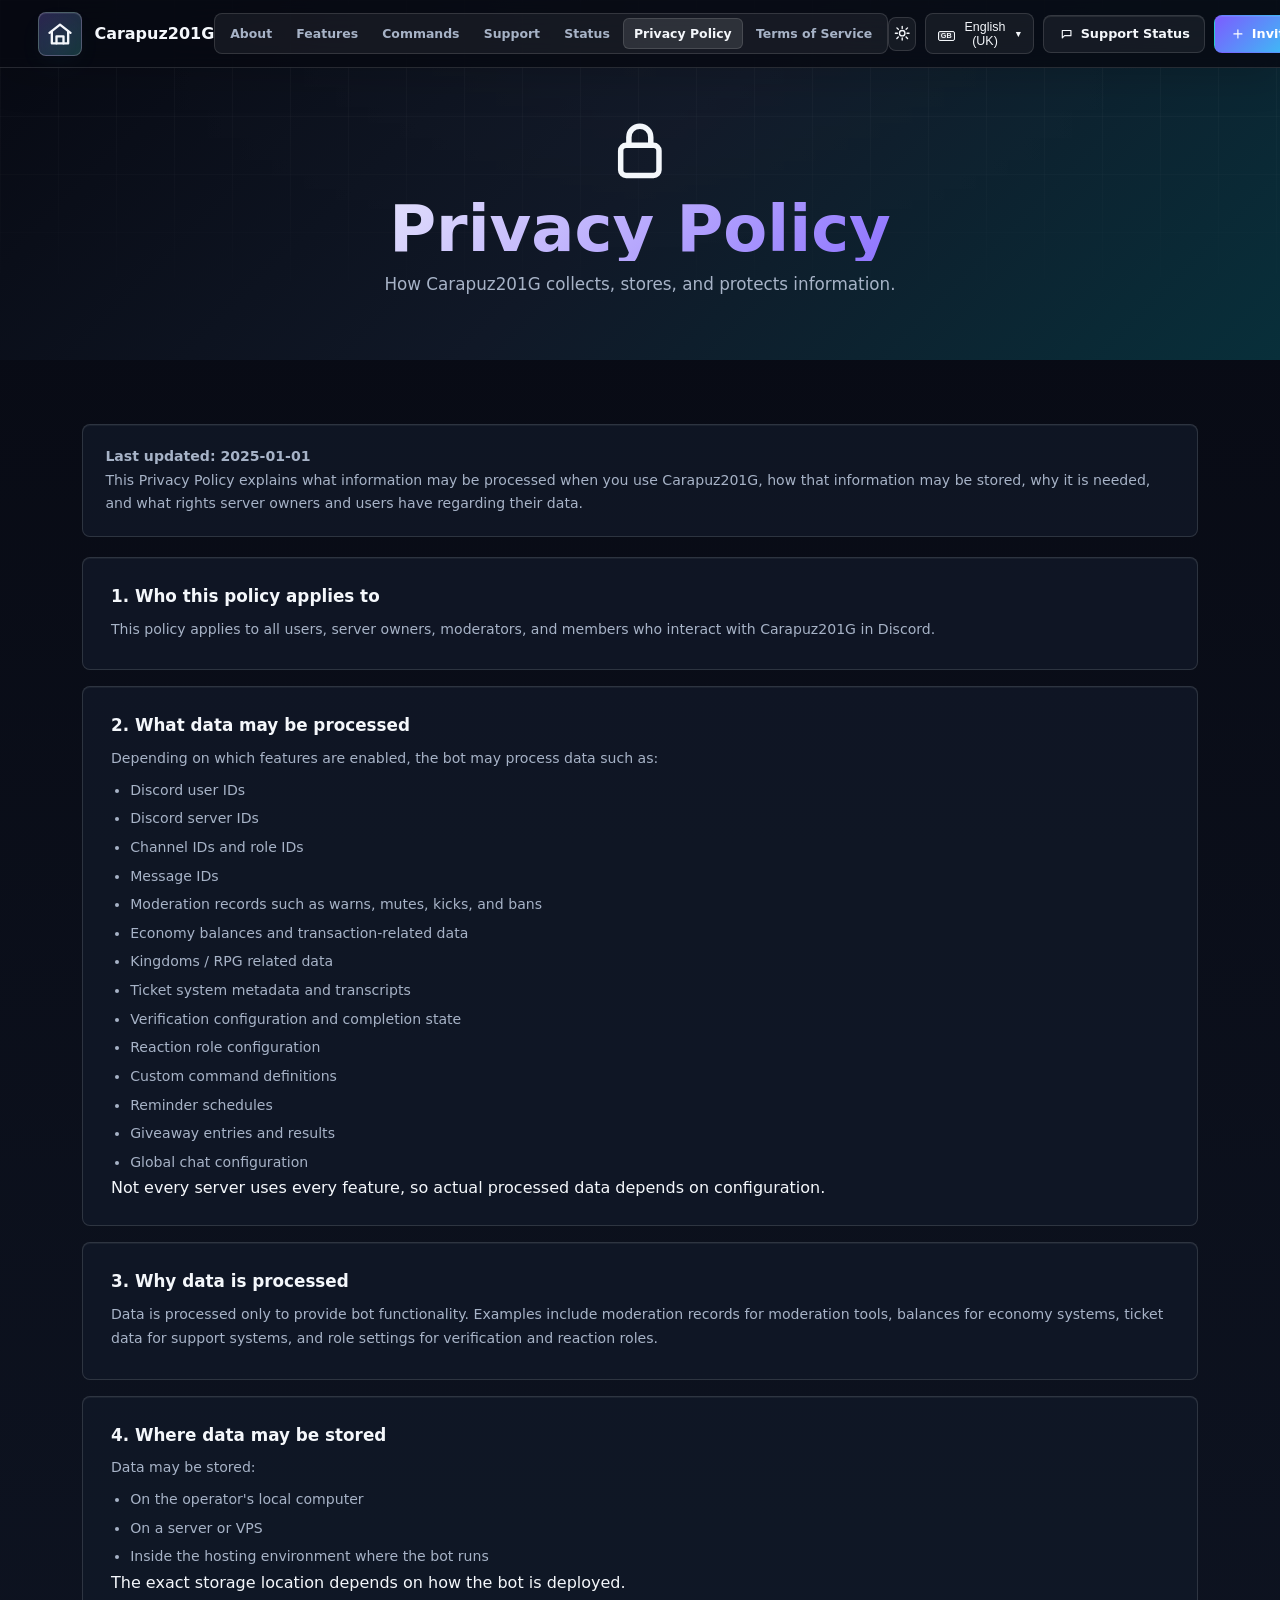
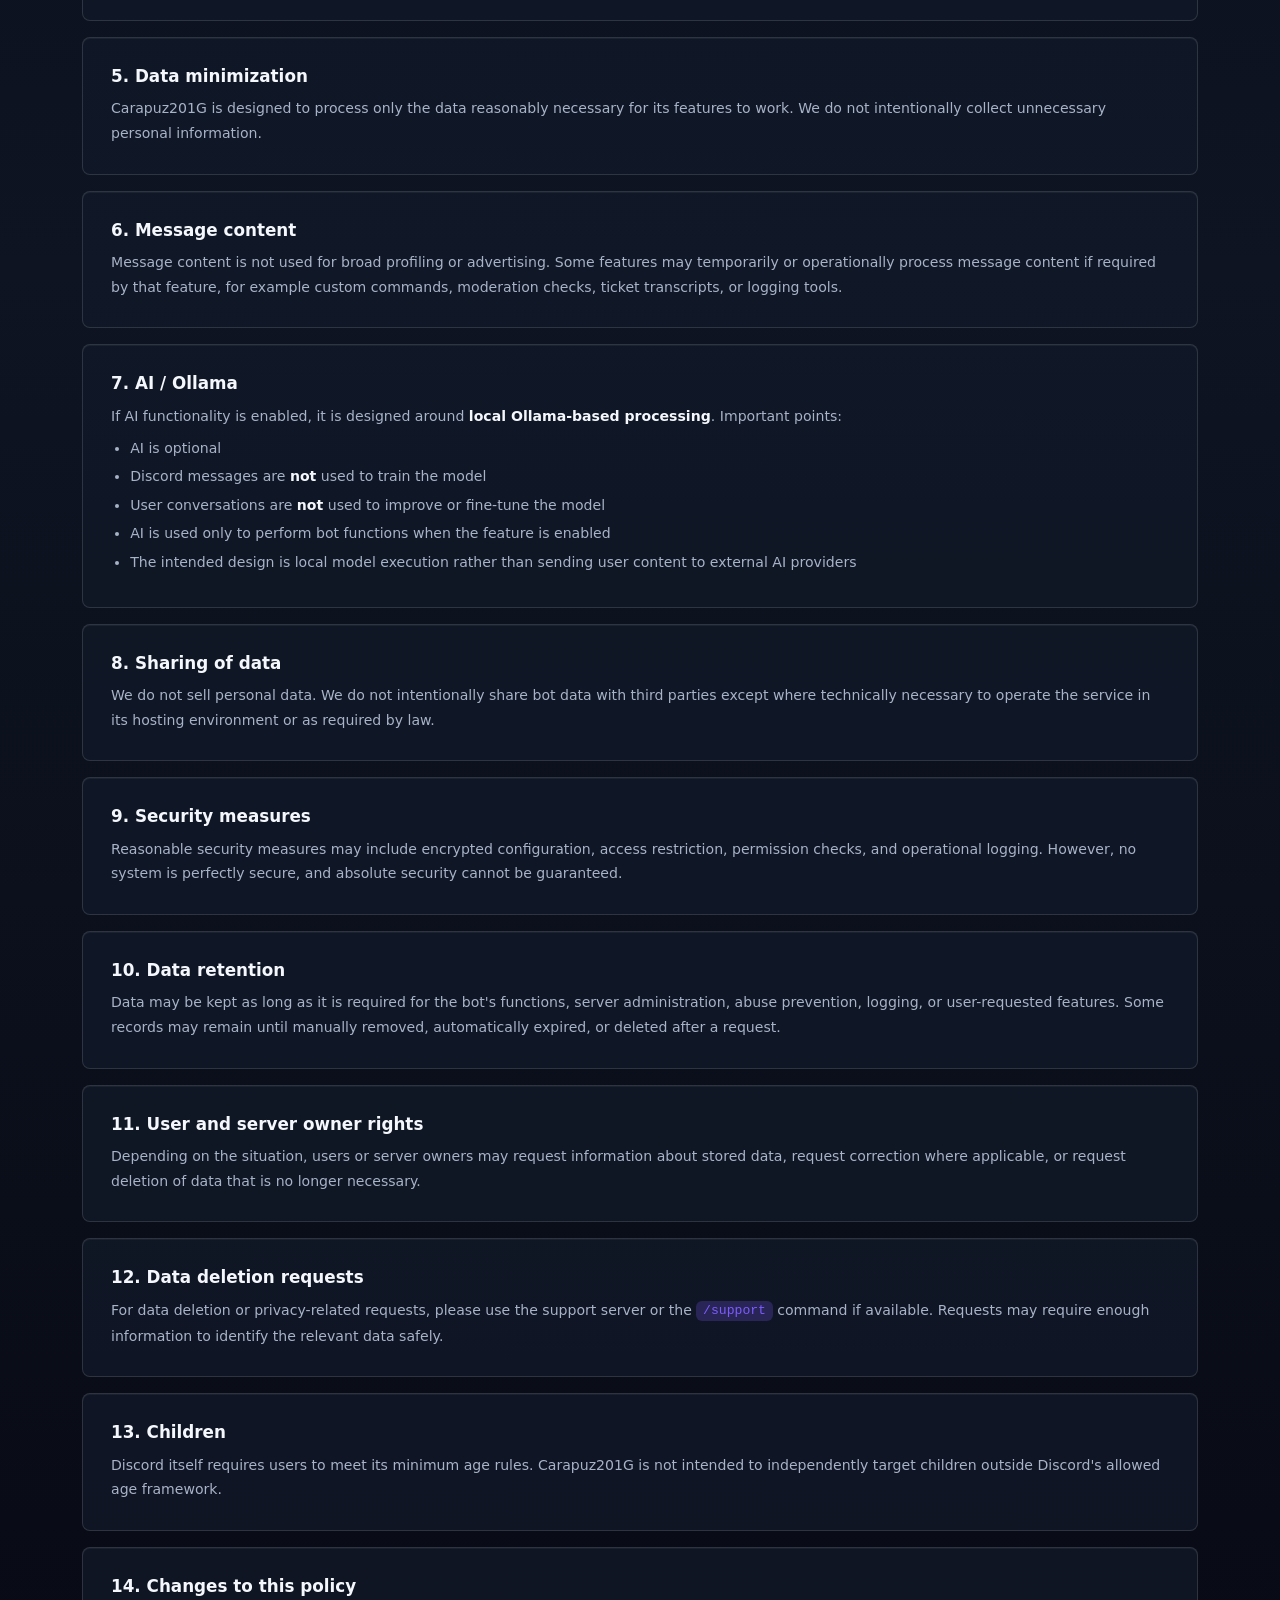
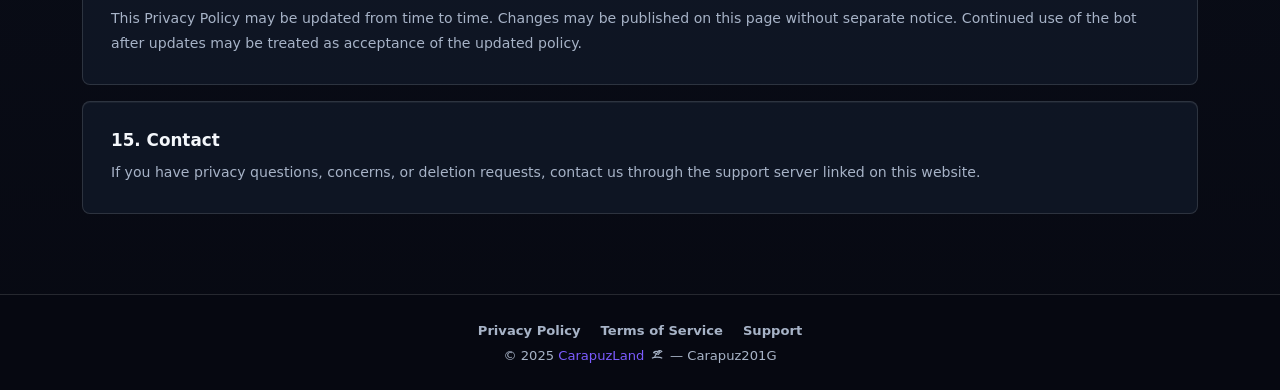
<file: carapuz201G/privacy-policy/index.html>
﻿<!DOCTYPE html>
<html lang="en" data-theme="dark">
<head>
<meta charset="UTF-8">
<meta name="viewport" content="width=device-width, initial-scale=1.0">
<title>Privacy Policy — Carapuz201G</title>
<meta name="description" content="Privacy Policy for Carapuz201G Discord bot. Learn how data is collected, used, stored, and protected.">
<style>
:root{--tr:0.3s}
[data-theme="dark"]{--bg:#0b0f1a;--bg2:#111827;--card:rgba(17,24,39,0.88);--hdr:rgba(11,15,26,0.93);--tx:#e2e8f0;--tx2:#94a3b8;--acc:#5865F2;--brd:rgba(88,101,242,0.18);--shd:rgba(0,0,0,0.4);--glw:rgba(88,101,242,0.3);--dd:#1e293b;--ddh:#334155;--g1:#0b0f1a;--g2:#15102e;--g3:#0d2847}
[data-theme="light"]{--bg:#f0f4ff;--bg2:#e8efff;--card:rgba(255,255,255,0.92);--hdr:rgba(240,244,255,0.95);--tx:#1e293b;--tx2:#64748b;--acc:#5865F2;--brd:rgba(88,101,242,0.15);--shd:rgba(0,0,0,0.1);--glw:rgba(88,101,242,0.2);--dd:#fff;--ddh:#f1f5f9;--g1:#e4eaff;--g2:#f0e6ff;--g3:#dff0ff}
*,*::before,*::after{margin:0;padding:0;box-sizing:border-box}
html{scroll-behavior:smooth}
body{font-family:'Segoe UI',system-ui,-apple-system,sans-serif;background:var(--bg);color:var(--tx);overflow-x:hidden;transition:background var(--tr),color var(--tr);min-height:100vh}
a{color:inherit;text-decoration:none}
.hdr{position:fixed;top:0;left:0;right:0;z-index:1000;background:var(--hdr);backdrop-filter:blur(20px);-webkit-backdrop-filter:blur(20px);border-bottom:1px solid var(--brd);height:60px;display:flex;align-items:center;justify-content:space-between;padding:0 1.25rem}
.hdr-l{display:flex;align-items:center;gap:.6rem}
.hm-lnk{display:flex;align-items:center;color:var(--tx2);font-size:1.35rem;transition:color .3s}.hm-lnk:hover{color:var(--acc)}
.hm-lnk .em{animation:fl 3s ease-in-out infinite}
@keyframes fl{0%,100%{transform:translateY(0)}50%{transform:translateY(-3px)}}
.brand{font-size:1.15rem;font-weight:700;color:var(--tx);transition:color .3s}.brand:hover{color:var(--acc)}
.nav{display:flex;align-items:center;gap:.15rem}
.nav a{padding:.35rem .55rem;border-radius:8px;color:var(--tx2);font-size:.8rem;font-weight:500;transition:all .2s;white-space:nowrap}
.nav a:hover{color:var(--tx);background:var(--brd)}.nav a.act{color:var(--acc);background:rgba(88,101,242,.12)}
.hdr-r{display:flex;align-items:center;gap:.45rem}
.btn{display:inline-flex;align-items:center;gap:.35rem;padding:.45rem .9rem;border-radius:10px;font-size:.8rem;font-weight:600;cursor:pointer;border:1px solid var(--brd);transition:all .3s;white-space:nowrap}
.btn-a{background:var(--acc);color:#fff;border-color:var(--acc)}.btn-a:hover{background:#4752c4;box-shadow:0 4px 20px var(--glw);transform:translateY(-2px)}
.btn-o{background:transparent;color:var(--tx)}.btn-o:hover{background:var(--brd);border-color:var(--acc)}
.th-btn{background:var(--card);border:1px solid var(--brd);border-radius:50%;width:34px;height:34px;display:flex;align-items:center;justify-content:center;cursor:pointer;font-size:.95rem;color:var(--tx);transition:all .3s}.th-btn:hover{border-color:var(--acc);box-shadow:0 0 12px var(--glw);transform:rotate(20deg)}
.ld{position:relative}
.lb{background:var(--card);border:1px solid var(--brd);border-radius:10px;padding:.35rem .65rem;cursor:pointer;display:flex;align-items:center;gap:.35rem;font-size:.78rem;color:var(--tx);transition:all .3s}.lb:hover{border-color:var(--acc);box-shadow:0 0 10px var(--glw)}
.lb .ar{font-size:.55rem;transition:transform .3s}.lb.open .ar{transform:rotate(180deg)}
.lm{position:absolute;top:calc(100% + 6px);right:0;background:var(--dd);border:1px solid var(--brd);border-radius:12px;padding:.35rem 0;min-width:190px;overflow:hidden;opacity:0;visibility:hidden;transform:translateY(-8px);transition:all .3s;box-shadow:0 16px 40px var(--shd);z-index:1001}.lm.show{opacity:1;visibility:visible;transform:translateY(0)}
.lo{display:flex;align-items:center;gap:.55rem;padding:.45rem .85rem;cursor:pointer;font-size:.82rem;color:var(--tx);transition:background .2s}.lo:hover{background:var(--ddh)}.lo.act{color:var(--acc);font-weight:600}
.mb{display:none;background:var(--card);border:1px solid var(--brd);border-radius:8px;width:34px;height:34px;align-items:center;justify-content:center;cursor:pointer;color:var(--tx);font-size:1.15rem}
.mov{display:none;position:fixed;inset:0;z-index:998;background:rgba(0,0,0,.5);backdrop-filter:blur(4px)}.mov.show{display:block}
.mm{position:fixed;top:0;right:-300px;width:270px;height:100%;background:var(--bg2);z-index:999;padding:1.25rem;transition:right .3s;overflow-y:auto;border-left:1px solid var(--brd)}.mm.show{right:0}
.mm .xb{background:none;border:none;color:var(--tx);font-size:1.4rem;cursor:pointer;float:right;padding:.25rem}
.mn{display:flex;flex-direction:column;gap:.2rem;margin-top:2.5rem}
.mn a{padding:.6rem .7rem;border-radius:8px;color:var(--tx2);font-size:.9rem;transition:all .2s}.mn a:hover,.mn a.act{color:var(--acc);background:rgba(88,101,242,.1)}
.mab{display:flex;flex-direction:column;gap:.5rem;margin-top:1.25rem}.mab .btn{justify-content:center}
.ph{padding:6.5rem 2rem 3rem;text-align:center;background:linear-gradient(180deg,var(--g1) 0%,var(--g2) 50%,var(--g3) 100%);position:relative;overflow:hidden}
.ph::before{content:'';position:absolute;inset:0;background:radial-gradient(ellipse at 50% 0%,rgba(88,101,242,.12) 0%,transparent 60%);pointer-events:none}
.phc{position:relative;z-index:2;max-width:760px;margin:0 auto}
.phi{font-size:3.8rem;margin-bottom:.6rem;display:inline-block}
.pht{font-size:2.4rem;font-weight:800;margin-bottom:.6rem;background:linear-gradient(135deg,var(--tx),var(--acc));-webkit-background-clip:text;-webkit-text-fill-color:transparent;background-clip:text}
.phs{font-size:1.05rem;color:var(--tx2);line-height:1.7}
.sec{padding:3rem 2rem;max-width:950px;margin:0 auto}
.topnote{background:var(--card);border:1px solid var(--brd);border-radius:16px;padding:1.25rem 1.4rem;margin-bottom:1.25rem;color:var(--tx2);font-size:.88rem;line-height:1.7}
.blk{background:var(--card);border:1px solid var(--brd);border-radius:16px;padding:1.75rem;margin-bottom:1rem;transition:all .3s}
.blk:hover{border-color:var(--acc);box-shadow:0 8px 26px var(--shd)}
.blk h2{font-size:1.05rem;font-weight:700;margin-bottom:.65rem;color:var(--tx);display:flex;align-items:center;gap:.45rem}
.blk p,.blk ul{font-size:.88rem;color:var(--tx2);line-height:1.75}
.blk ul{padding-left:1.2rem;margin-top:.45rem}
.blk li{margin-bottom:.25rem}
.blk strong{color:var(--tx)}
code{background:var(--brd);padding:.15rem .42rem;border-radius:6px;font-size:.82rem;color:var(--acc)}
.ftr{text-align:center;padding:1.75rem;color:var(--tx2);font-size:.82rem;border-top:1px solid var(--brd);background:var(--hdr);backdrop-filter:blur(20px)}
.ftr a{color:var(--acc)}.ftr a:hover{text-decoration:underline}
.ftl{display:flex;justify-content:center;gap:1.25rem;flex-wrap:wrap;margin-bottom:.65rem}
@media(max-width:1024px){.nav{display:none}.mb{display:flex}.hdr-r .btn{display:none}}
@media(max-width:768px){.ph{padding:5.5rem 1.25rem 2.5rem}.pht{font-size:1.8rem}.sec{padding:2rem 1.25rem}.lb .ll{display:none}}
@media(max-width:480px){.pht{font-size:1.5rem}.blk,.topnote{padding:1.15rem}}
.rv{opacity:0;transform:translateY(22px);transition:opacity .5s,transform .5s}.rv.vis{opacity:1;transform:translateY(0)}
.ld-w{position:fixed;inset:0;background:var(--bg);z-index:10000;display:flex;align-items:center;justify-content:center;flex-direction:column;gap:.8rem;transition:opacity .4s,visibility .4s}.ld-w.hid{opacity:0;visibility:hidden}
.ld-e{font-size:2.8rem;animation:lba 1s ease-in-out infinite}
@keyframes lba{0%,100%{transform:translateY(0) scale(1)}50%{transform:translateY(-18px) scale(1.1)}}
.ld-b{width:100px;height:3px;background:var(--brd);border-radius:3px;overflow:hidden}
.ld-f{height:100%;width:0%;background:var(--acc);border-radius:3px;animation:lfx 1.2s ease forwards}
@keyframes lfx{to{width:100%}}
</style>
<link rel="stylesheet" href="../assets/refresh.css">
<link rel="icon" href="../assets/favicon.svg" type="image/svg+xml">

<script defer src="../assets/link-status.js"></script>
<script src="/assets/site-icons.js" defer></script>
</head>
<body>
<div class="ld-w" id="ldr"><div class="ld-e">🔒</div><div style="color:var(--tx2);font-size:.85rem;letter-spacing:2px">PRIVACY POLICY</div><div class="ld-b"><div class="ld-f"></div></div></div>
<header class="hdr">
<div class="hdr-l">
<a href="https://carapuzland.github.io/" class="hm-lnk" title="CarapuzLand" aria-label="CarapuzLand"><svg class="em" viewBox="0 0 24 24" aria-hidden="true"><path d="M3 11 12 4l9 7"/><path d="M5 10v10h14V10"/><path d="M9 20v-6h6v6"/></svg></a>
<a href="https://carapuzland.github.io/" class="brand">Carapuz201G</a>
</div>
<nav class="nav">
<a href="../about/" data-i18n="nav_about">About</a>
<a href="../features/" data-i18n="nav_features">Features</a>
<a href="../commands/" data-i18n="nav_commands">Commands</a>
<a href="../support/" data-i18n="nav_support">Support</a>
<a href="../status/" data-i18n="nav_status">Status</a>
<a href="../privacy-policy/" class="act" data-i18n="nav_privacy">Privacy</a>
<a href="../terms-of-service/" data-i18n="nav_terms">Terms</a>
</nav>
<div class="hdr-r">
<button class="th-btn" id="thBtn" title="Toggle theme">🌙</button>
<div class="ld"><button class="lb" id="lBtn"><span class="fl" id="cF">🇬🇧</span><span class="ll" id="cL">English</span><span class="ar">▼</span></button><div class="lm" id="lMn"></div></div>
<a href="../support/#contact" class="btn btn-o" data-i18n="btn_support">💬 Support</a>
<a href="../support/#invite" class="btn btn-a" data-i18n="btn_add">➕ Add Bot</a>
<button class="mb" id="mBtn">☰</button>
</div>
</header>
<div class="mov" id="mOv"></div>
<div class="mm" id="mMn">
<button class="xb" id="cMn">✕</button>
<div class="mn">
<a href="../" data-i18n="nav_home">Home</a>
<a href="../about/" data-i18n="nav_about">About</a>
<a href="../features/" data-i18n="nav_features">Features</a>
<a href="../commands/" data-i18n="nav_commands">Commands</a>
<a href="../support/" data-i18n="nav_support">Support</a>
<a href="../status/" data-i18n="nav_status">Status</a>
<a href="../privacy-policy/" class="act" data-i18n="nav_privacy">Privacy Policy</a>
<a href="../terms-of-service/" data-i18n="nav_terms">Terms of Service</a>
</div>
<div class="mab">
<a href="../support/#invite" class="btn btn-a" data-i18n="btn_add">➕ Add Bot</a>
<a href="../support/#contact" class="btn btn-o" data-i18n="btn_support">💬 Support</a>
</div>
</div>

<main>
<section class="ph"><div class="phc">
<div class="phi">🔒</div>
<h1 class="pht" data-i18n="pg_t">Privacy Policy</h1>
<p class="phs" data-i18n="pg_s">How Carapuz201G collects, stores, and protects information.</p>
</div></section>
<section class="sec" id="ct"></section>
</main>

<footer class="ftr">
<div class="ftl">
<a href="../privacy-policy/" data-i18n="nav_privacy">Privacy Policy</a>
<a href="../terms-of-service/" data-i18n="nav_terms">Terms of Service</a>
<a href="../support/" data-i18n="nav_support">Support</a>
</div>
<p>© 2025 <a href="https://carapuzland.github.io">CarapuzLand</a> 🏝️ — Carapuz201G</p>
</footer>

<script>
const PP_EN = {
name:"English", flag:"🇬🇧",
nav_home:"Home", nav_about:"About", nav_features:"Features", nav_commands:"Commands", nav_support:"Support", nav_status:"Status", nav_privacy:"Privacy Policy", nav_terms:"Terms of Service",
btn_add:"➕ Add Bot", btn_support:"💬 Support",
pg_t:"Privacy Policy", pg_s:"How Carapuz201G collects, stores, and protects information.",
updated:"Last updated: 2025-01-01",
intro:"This Privacy Policy explains what information may be processed when you use Carapuz201G, how that information may be stored, why it is needed, and what rights server owners and users have regarding their data.",
sections:[
["1. Who this policy applies to","This policy applies to all users, server owners, moderators, and members who interact with Carapuz201G in Discord."],
["2. What data may be processed","Depending on which features are enabled, the bot may process data such as:<ul><li>Discord user IDs</li><li>Discord server IDs</li><li>Channel IDs and role IDs</li><li>Message IDs</li><li>Moderation records such as warns, mutes, kicks, and bans</li><li>Economy balances and transaction-related data</li><li>Kingdoms / RPG related data</li><li>Ticket system metadata and transcripts</li><li>Verification configuration and completion state</li><li>Reaction role configuration</li><li>Custom command definitions</li><li>Reminder schedules</li><li>Giveaway entries and results</li><li>Global chat configuration</li></ul>Not every server uses every feature, so actual processed data depends on configuration."],
["3. Why data is processed","Data is processed only to provide bot functionality. Examples include moderation records for moderation tools, balances for economy systems, ticket data for support systems, and role settings for verification and reaction roles."],
["4. Where data may be stored","Data may be stored:<ul><li>On the operator's local computer</li><li>On a server or VPS</li><li>Inside the hosting environment where the bot runs</li></ul>The exact storage location depends on how the bot is deployed."],
["5. Data minimization","Carapuz201G is designed to process only the data reasonably necessary for its features to work. We do not intentionally collect unnecessary personal information."],
["6. Message content","Message content is not used for broad profiling or advertising. Some features may temporarily or operationally process message content if required by that feature, for example custom commands, moderation checks, ticket transcripts, or logging tools."],
["7. AI / Ollama","If AI functionality is enabled, it is designed around <strong>local Ollama-based processing</strong>. Important points:<ul><li>AI is optional</li><li>Discord messages are <strong>not</strong> used to train the model</li><li>User conversations are <strong>not</strong> used to improve or fine-tune the model</li><li>AI is used only to perform bot functions when the feature is enabled</li><li>The intended design is local model execution rather than sending user content to external AI providers</li></ul>"],
["8. Sharing of data","We do not sell personal data. We do not intentionally share bot data with third parties except where technically necessary to operate the service in its hosting environment or as required by law."],
["9. Security measures","Reasonable security measures may include encrypted configuration, access restriction, permission checks, and operational logging. However, no system is perfectly secure, and absolute security cannot be guaranteed."],
["10. Data retention","Data may be kept as long as it is required for the bot's functions, server administration, abuse prevention, logging, or user-requested features. Some records may remain until manually removed, automatically expired, or deleted after a request."],
["11. User and server owner rights","Depending on the situation, users or server owners may request information about stored data, request correction where applicable, or request deletion of data that is no longer necessary."],
["12. Data deletion requests","For data deletion or privacy-related requests, please use the support server or the <code>/support</code> command if available. Requests may require enough information to identify the relevant data safely."],
["13. Children","Discord itself requires users to meet its minimum age rules. Carapuz201G is not intended to independently target children outside Discord's allowed age framework."],
["14. Changes to this policy","This Privacy Policy may be updated from time to time. Changes may be published on this page without separate notice. Continued use of the bot after updates may be treated as acceptance of the updated policy."],
["15. Contact","If you have privacy questions, concerns, or deletion requests, contact us through the support server linked on this website."]
]
};

const PP_RU = {
name:"Русский", flag:"🇷🇺",
nav_home:"Главная", nav_about:"О боте", nav_features:"Функции", nav_commands:"Команды", nav_support:"Поддержка", nav_status:"Статус", nav_privacy:"Политика конфиденциальности", nav_terms:"Условия использования",
btn_add:"➕ Добавить бота", btn_support:"💬 Поддержка",
pg_t:"Политика конфиденциальности", pg_s:"Как Carapuz201G собирает, хранит и защищает информацию.",
updated:"Последнее обновление: 2025-01-01",
intro:"Настоящая Политика конфиденциальности объясняет, какая информация может обрабатываться при использовании Carapuz201G, как она может храниться, зачем она нужна и какие права есть у владельцев серверов и пользователей в отношении данных.",
sections:[
["1. На кого распространяется эта политика","Эта политика распространяется на всех пользователей, владельцев серверов, модераторов и участников, которые взаимодействуют с Carapuz201G в Discord."],
["2. Какие данные могут обрабатываться","В зависимости от включённых функций бот может обрабатывать такие данные, как:<ul><li>ID пользователей Discord</li><li>ID серверов Discord</li><li>ID каналов и ролей</li><li>ID сообщений</li><li>Записи модерации: предупреждения, муты, кики, баны</li><li>Балансы экономики и связанные данные транзакций</li><li>Данные королевств / RPG-систем</li><li>Метаданные и транскрипты системы тикетов</li><li>Конфигурация верификации и состояние прохождения</li><li>Настройки ролей по реакциям</li><li>Определения кастомных команд</li><li>Расписания напоминаний</li><li>Данные розыгрышей и их результаты</li><li>Конфигурация глобального чата</li></ul>Не каждый сервер использует все функции, поэтому фактически обрабатываемые данные зависят от настройки."],
["3. Зачем обрабатываются данные","Данные обрабатываются только для предоставления функций бота. Например: записи модерации — для инструментов модерации, балансы — для экономики, данные тикетов — для поддержки, настройки ролей — для верификации и ролей по реакциям."],
["4. Где могут храниться данные","Данные могут храниться:<ul><li>На локальном компьютере оператора</li><li>На сервере или VPS</li><li>Внутри среды хостинга, где работает бот</li></ul>Точное место хранения зависит от способа развёртывания бота."],
["5. Минимизация данных","Carapuz201G разработан так, чтобы обрабатывать только те данные, которые разумно необходимы для работы функций. Мы не стремимся собирать лишнюю личную информацию."],
["6. Содержимое сообщений","Содержимое сообщений не используется для широкого профилирования или рекламы. Однако некоторые функции могут временно или операционно обрабатывать содержимое сообщений, если это необходимо для работы такой функции, например кастомные команды, проверки модерации, транскрипты тикетов или инструменты логирования."],
["7. AI / Ollama","Если AI-функции включены, они ориентированы на <strong>локальную обработку через Ollama</strong>. Важно:<ul><li>AI является опциональной функцией</li><li>Сообщения Discord <strong>не</strong> используются для обучения модели</li><li>Разговоры пользователей <strong>не</strong> используются для улучшения или дообучения модели</li><li>AI используется только для выполнения функций бота, когда эта функция включена</li><li>Предполагаемый дизайн — локальный запуск модели, а не отправка пользовательского контента внешним AI-провайдерам</li></ul>"],
["8. Передача данных","Мы не продаём персональные данные. Мы не передаём данные бота третьим лицам намеренно, кроме случаев, когда это технически необходимо для работы сервиса в хостинг-среде или требуется законом."],
["9. Меры безопасности","Разумные меры безопасности могут включать зашифрованную конфигурацию, ограничение доступа, проверки разрешений и операционное логирование. Однако ни одна система не является абсолютно безопасной, и абсолютная защита не может быть гарантирована."],
["10. Срок хранения данных","Данные могут храниться столько, сколько это требуется для работы функций бота, администрирования серверов, предотвращения злоупотреблений, логирования или пользовательских функций. Некоторые записи могут храниться до ручного удаления, автоматического истечения срока или удаления по запросу."],
["11. Права пользователей и владельцев серверов","В зависимости от ситуации пользователи или владельцы серверов могут запросить информацию о сохранённых данных, запросить исправление там, где это применимо, или удаление данных, которые больше не нужны."],
["12. Запросы на удаление данных","Для запросов на удаление данных или вопросов о конфиденциальности используйте сервер поддержки или команду <code>/support</code>, если она доступна. Для безопасной идентификации данных может потребоваться достаточная информация."],
["13. Дети","Discord сам требует соблюдения минимального возраста. Carapuz201G не предназначен для самостоятельного таргетинга на детей вне возрастных рамок, разрешённых Discord."],
["14. Изменения политики","Настоящая Политика конфиденциальности может время от времени обновляться. Изменения могут публиковаться на этой странице без отдельного уведомления. Продолжение использования бота после обновлений может рассматриваться как принятие обновлённой политики."],
["15. Контакты","Если у вас есть вопросы о конфиденциальности, опасения или запросы на удаление, свяжитесь с нами через сервер поддержки, указанный на этом сайте."]
]
};

const PP_DE = {
name:"Deutsch", flag:"🇩🇪",
nav_home:"Startseite", nav_about:"Über", nav_features:"Funktionen", nav_commands:"Befehle", nav_support:"Support", nav_status:"Status", nav_privacy:"Datenschutzrichtlinie", nav_terms:"Nutzungsbedingungen",
btn_add:"➕ Bot hinzufügen", btn_support:"💬 Support",
pg_t:"Datenschutzrichtlinie", pg_s:"Wie Carapuz201G Informationen erhebt, speichert und schützt.",
updated:"Letzte Aktualisierung: 2025-01-01",
intro:"Diese Datenschutzrichtlinie erklärt, welche Informationen bei der Nutzung von Carapuz201G verarbeitet werden können, wie sie gespeichert werden können, warum sie benötigt werden und welche Rechte Serverinhaber und Nutzer in Bezug auf diese Daten haben.",
sections:[
["1. Für wen diese Richtlinie gilt","Diese Richtlinie gilt für alle Nutzer, Serverinhaber, Moderatoren und Mitglieder, die mit Carapuz201G in Discord interagieren."],
["2. Welche Daten verarbeitet werden können","Je nach aktivierten Funktionen kann der Bot unter anderem folgende Daten verarbeiten:<ul><li>Discord-Benutzer-IDs</li><li>Discord-Server-IDs</li><li>Kanal-IDs und Rollen-IDs</li><li>Nachrichten-IDs</li><li>Moderationsdaten wie Verwarnungen, Stummschaltungen, Kicks und Sperren</li><li>Wirtschaftsguthaben und transaktionsbezogene Daten</li><li>Königreichs- / RPG-Daten</li><li>Ticket-System-Metadaten und Transkripte</li><li>Verifizierungskonfiguration und Abschlussstatus</li><li>Reaktionsrollen-Konfiguration</li><li>Benutzerdefinierte Befehlsdefinitionen</li><li>Erinnerungspläne</li><li>Gewinnspiel-Einträge und Ergebnisse</li><li>Global-Chat-Konfiguration</li></ul>Nicht jeder Server verwendet jede Funktion, daher hängen die tatsächlich verarbeiteten Daten von der Konfiguration ab."],
["3. Warum Daten verarbeitet werden","Daten werden ausschließlich verarbeitet, um Bot-Funktionen bereitzustellen. Beispiele: Moderationsdaten für Moderationswerkzeuge, Guthaben für Wirtschaftssysteme, Ticket-Daten für Support-Systeme und Rolleneinstellungen für Verifizierung und Reaktionsrollen."],
["4. Wo Daten gespeichert werden können","Daten können gespeichert werden:<ul><li>Auf dem lokalen Computer des Betreibers</li><li>Auf einem Server oder VPS</li><li>Innerhalb der Hosting-Umgebung, in der der Bot läuft</li></ul>Der genaue Speicherort hängt davon ab, wie der Bot bereitgestellt wird."],
["5. Datenminimierung","Carapuz201G ist darauf ausgelegt, nur die Daten zu verarbeiten, die für die jeweilige Funktion vernünftigerweise notwendig sind. Wir beabsichtigen nicht, unnötige personenbezogene Daten zu sammeln."],
["6. Nachrichteninhalte","Nachrichteninhalte werden nicht für umfassendes Profiling oder Werbung verwendet. Einige Funktionen können Nachrichteninhalte jedoch vorübergehend oder funktional verarbeiten, wenn dies für diese Funktion erforderlich ist, z. B. benutzerdefinierte Befehle, Moderationsprüfungen, Ticket-Transkripte oder Logging-Tools."],
["7. AI / Ollama","Wenn AI-Funktionen aktiviert sind, basieren sie auf <strong>lokaler Ollama-Verarbeitung</strong>. Wichtige Punkte:<ul><li>AI ist optional</li><li>Discord-Nachrichten werden <strong>nicht</strong> zum Trainieren des Modells verwendet</li><li>Nutzerkonversationen werden <strong>nicht</strong> zur Verbesserung oder Feinabstimmung des Modells genutzt</li><li>AI wird nur verwendet, um Bot-Funktionen auszuführen, wenn die Funktion aktiviert ist</li><li>Das vorgesehene Design ist die lokale Modellausführung und nicht das Senden von Nutzerinhalten an externe AI-Anbieter</li></ul>"],
["8. Weitergabe von Daten","Wir verkaufen keine personenbezogenen Daten. Wir geben Bot-Daten nicht absichtlich an Dritte weiter, außer wenn dies technisch zum Betrieb der Hosting-Umgebung erforderlich ist oder gesetzlich verlangt wird."],
["9. Sicherheitsmaßnahmen","Angemessene Sicherheitsmaßnahmen können verschlüsselte Konfiguration, Zugriffsbegrenzung, Berechtigungsprüfungen und Betriebsprotokollierung umfassen. Dennoch ist kein System vollkommen sicher, und absolute Sicherheit kann nicht garantiert werden."],
["10. Speicherdauer","Daten können so lange gespeichert werden, wie sie für Bot-Funktionen, Serververwaltung, Missbrauchsprävention, Logging oder nutzerbezogene Funktionen erforderlich sind. Einige Datensätze können bis zur manuellen Löschung, automatischen Entfernung oder Löschung auf Anfrage bestehen bleiben."],
["11. Rechte von Nutzern und Serverinhabern","Je nach Situation können Nutzer oder Serverinhaber Auskunft über gespeicherte Daten verlangen, soweit anwendbar Berichtigung beantragen oder die Löschung nicht mehr benötigter Daten verlangen."],
["12. Löschanfragen","Für Löschanfragen oder datenschutzbezogene Anliegen verwenden Sie bitte den Support-Server oder den Befehl <code>/support</code>, falls verfügbar. Zur sicheren Identifikation der betreffenden Daten können ausreichende Informationen erforderlich sein."],
["13. Kinder","Discord selbst verlangt die Einhaltung der Mindestalter-Regeln. Carapuz201G ist nicht darauf ausgelegt, Kinder außerhalb des von Discord erlaubten Altersrahmens gezielt anzusprechen."],
["14. Änderungen dieser Richtlinie","Diese Datenschutzrichtlinie kann von Zeit zu Zeit aktualisiert werden. Änderungen können auf dieser Seite ohne gesonderte Mitteilung veröffentlicht werden. Die fortgesetzte Nutzung des Bots nach Aktualisierungen kann als Zustimmung zur aktualisierten Richtlinie gewertet werden."],
["15. Kontakt","Wenn Sie Fragen zum Datenschutz, Bedenken oder Löschanfragen haben, kontaktieren Sie uns über den auf dieser Website verlinkten Support-Server."]
]
};

const T = {};
const LEGAL_LANGS = [
  ['en-gb','English (UK)','🇬🇧',PP_EN], ['en-us','English (US)','🇺🇸',PP_EN],
  ['uk','Українська','🇺🇦',PP_EN], ['ru','Русский','🇷🇺',PP_RU], ['be','Беларуская','🇧🇾',PP_EN],
  ['bg','Български','🇧🇬',PP_EN], ['hr','Hrvatski','🇭🇷',PP_EN], ['cs','Čeština','🇨🇿',PP_EN],
  ['da','Dansk','🇩🇰',PP_EN], ['nl','Nederlands','🇳🇱',PP_EN], ['et','Eesti','🇪🇪',PP_EN],
  ['fi','Suomi','🇫🇮',PP_EN], ['fr','Français','🇫🇷',PP_EN], ['de','Deutsch','🇩🇪',PP_DE],
  ['el','Ελληνικά','🇬🇷',PP_EN], ['hu','Magyar','🇭🇺',PP_EN], ['ga','Gaeilge','🇮🇪',PP_EN],
  ['it','Italiano','🇮🇹',PP_EN], ['lv','Latviešu','🇱🇻',PP_EN], ['lt','Lietuvių','🇱🇹',PP_EN],
  ['mt','Malti','🇲🇹',PP_EN], ['pl','Polski','🇵🇱',PP_EN], ['pt','Português','🇵🇹',PP_EN],
  ['ro','Română','🇷🇴',PP_EN], ['sk','Slovenčina','🇸🇰',PP_EN], ['sl','Slovenščina','🇸🇮',PP_EN],
  ['es','Español','🇪🇸',PP_EN], ['sv','Svenska','🇸🇪',PP_EN]
];
LEGAL_LANGS.forEach(([code,name,flag,base])=>{ T[code]={...base,name,flag}; });

let lang = localStorage.getItem('c2g-lang-legal') || 'en-gb';
let theme = localStorage.getItem('c2g-theme') || 'dark';

document.addEventListener('DOMContentLoaded',()=>{
  if(lang==='en') lang='en-gb';
  if(!T[lang]) lang='en-gb';
  setTheme(theme);
  buildLang();
  setLang(lang);
  setupEv();
  setTimeout(()=>document.getElementById('ldr').classList.add('hid'),1100);
});

function setTheme(t){
  theme=t;
  document.documentElement.setAttribute('data-theme',t);
  localStorage.setItem('c2g-theme',t);
  document.getElementById('thBtn').textContent=t==='dark'?'☀️':'🌙';
}
function togTheme(){ setTheme(theme==='dark'?'light':'dark'); }

function buildLang(){
  const m=document.getElementById('lMn');
  m.innerHTML='';
  Object.keys(T).forEach(c=>{
    const d=document.createElement('div');
    d.className='lo'+(c===lang?' act':'');
    d.innerHTML=`<span class="fl">${T[c].flag}</span><span>${T[c].name}</span>`;
    d.onclick=()=>{ setLang(c); closeLM(); };
    m.appendChild(d);
  });
}

function setLang(c){
  if(c==='en') c='en-gb';
  if(!T[c]) c='en-gb';
  lang=c;
  localStorage.setItem('c2g-lang-legal',c);
  const t=T[c];
  document.getElementById('cF').textContent=t.flag;
  document.getElementById('cL').textContent=t.name;
  document.querySelectorAll('[data-i18n]').forEach(el=>{
    const k=el.getAttribute('data-i18n');
    if(t[k]) el.textContent=t[k];
  });

  let html=`<div class="topnote rv"><strong>${t.updated}</strong><br>${t.intro}</div>`;
  t.sections.forEach((s,i)=>{
    html+=`<div class="blk rv" style="transition-delay:${i*0.04}s"><h2>${s[0]}</h2><p>${s[1]}</p></div>`;
  });
  document.getElementById('ct').innerHTML=html;

  document.querySelectorAll('.lo').forEach(o=>o.classList.remove('act'));
  const idx=Object.keys(T).indexOf(c);
  const opts=document.querySelectorAll('.lo');
  if(opts[idx]) opts[idx].classList.add('act');

  document.documentElement.lang=c;
  setTimeout(setupRv,50);
}

function togLM(){
  const m=document.getElementById('lMn'),b=document.getElementById('lBtn');
  if(m.classList.contains('show')) closeLM();
  else {m.classList.add('show');b.classList.add('open')}
}
function closeLM(){document.getElementById('lMn').classList.remove('show');document.getElementById('lBtn').classList.remove('open')}
function openMM(){document.getElementById('mMn').classList.add('show');document.getElementById('mOv').classList.add('show');document.body.style.overflow='hidden'}
function closeMM(){document.getElementById('mMn').classList.remove('show');document.getElementById('mOv').classList.remove('show');document.body.style.overflow=''}
function setupRv(){
  const obs=new IntersectionObserver(en=>{en.forEach(e=>{if(e.isIntersecting)e.target.classList.add('vis')})},{threshold:.1});
  document.querySelectorAll('.rv').forEach(el=>obs.observe(el));
}
function setupEv(){
  document.getElementById('thBtn').onclick=togTheme;
  document.getElementById('lBtn').onclick=e=>{e.stopPropagation();togLM()};
  document.addEventListener('click',e=>{if(!e.target.closest('.ld'))closeLM()});
  document.getElementById('mBtn').onclick=openMM;
  document.getElementById('cMn').onclick=closeMM;
  document.getElementById('mOv').onclick=closeMM;
  document.addEventListener('keydown',e=>{if(e.key==='Escape'){closeLM();closeMM()}});
}
</script>
</body>
</html>
</file>
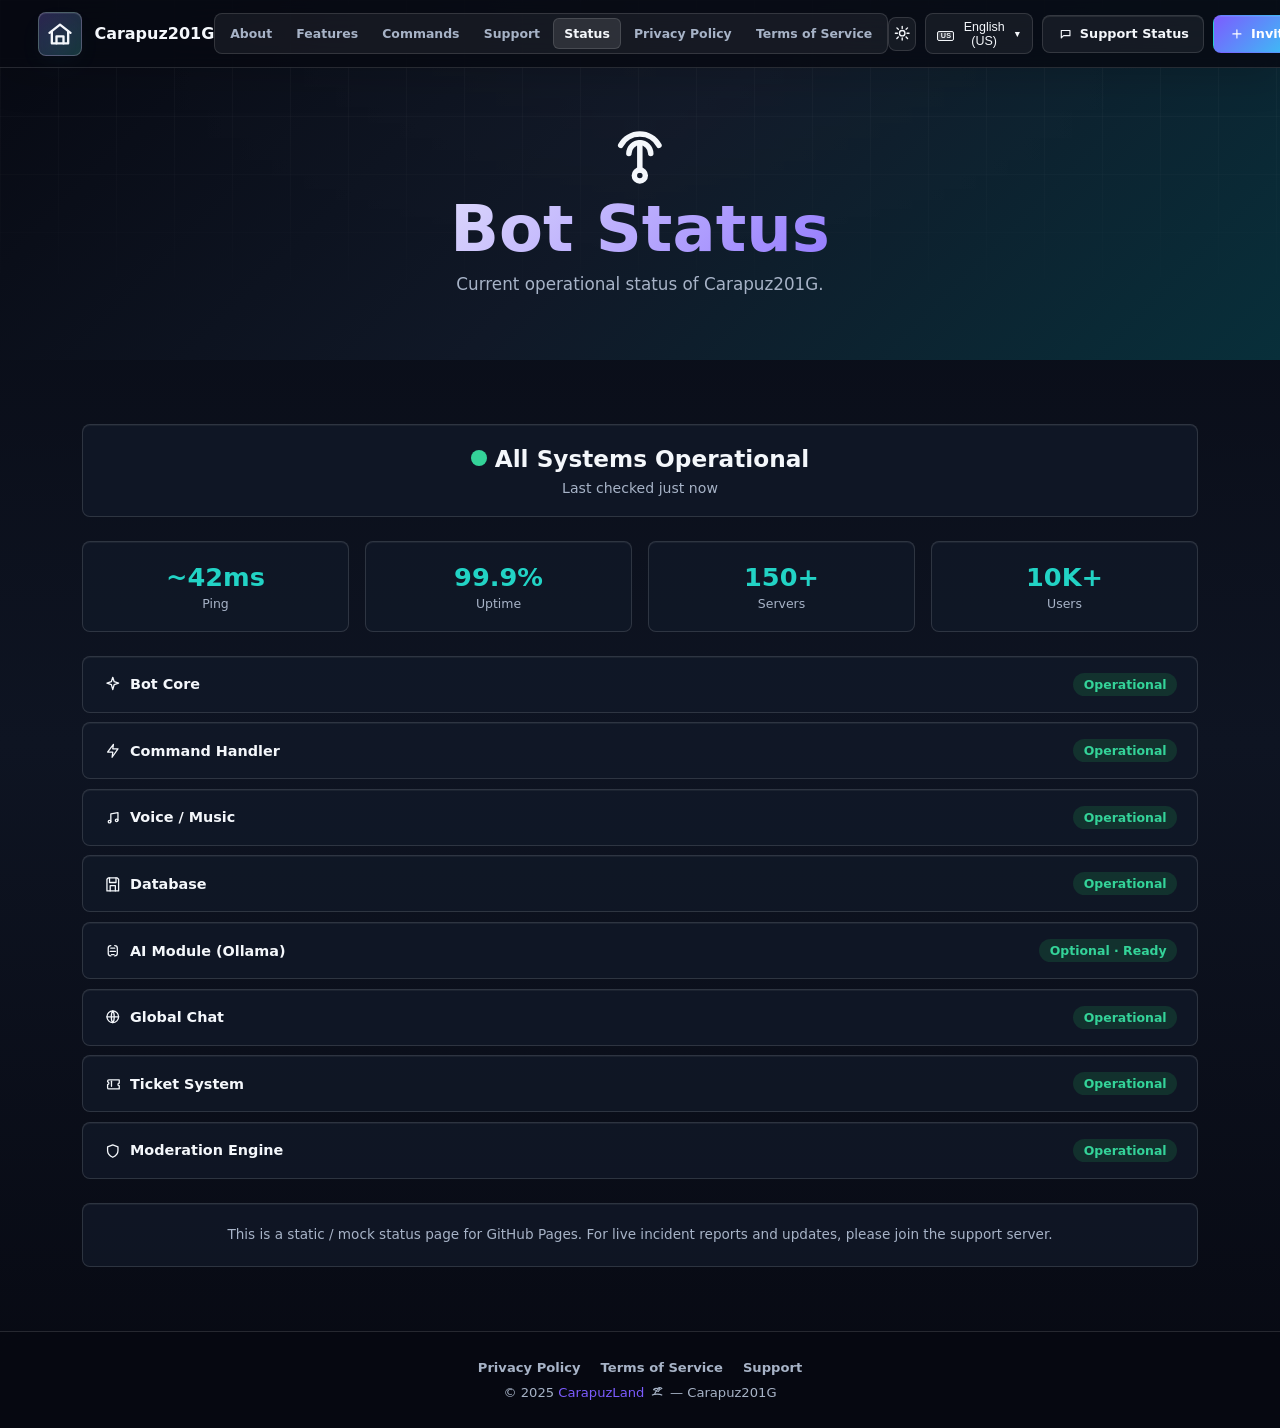
<file: carapuz201G/status/index.html>
﻿<!DOCTYPE html>
<html lang="en" data-theme="dark">
<head>
<meta charset="UTF-8">
<meta name="viewport" content="width=device-width, initial-scale=1.0">
<title>Status — Carapuz201G</title>
<meta name="description" content="Check the current status of Carapuz201G Discord bot — uptime, services, and overall operational state.">
<style>
:root{--tr:0.3s}
[data-theme="dark"]{--bg:#0b0f1a;--bg2:#111827;--card:rgba(17,24,39,0.88);--hdr:rgba(11,15,26,0.93);--tx:#e2e8f0;--tx2:#94a3b8;--acc:#5865F2;--acc2:#38bdf8;--brd:rgba(88,101,242,0.18);--shd:rgba(0,0,0,0.4);--glw:rgba(88,101,242,0.3);--dd:#1e293b;--ddh:#334155;--g1:#0b0f1a;--g2:#15102e;--g3:#0d2847;--green:#22c55e;--yellow:#f59e0b;--red:#ef4444}
[data-theme="light"]{--bg:#f0f4ff;--bg2:#e8efff;--card:rgba(255,255,255,0.9);--hdr:rgba(240,244,255,0.95);--tx:#1e293b;--tx2:#64748b;--acc:#5865F2;--acc2:#0284c7;--brd:rgba(88,101,242,0.15);--shd:rgba(0,0,0,0.1);--glw:rgba(88,101,242,0.2);--dd:#fff;--ddh:#f1f5f9;--g1:#e4eaff;--g2:#f0e6ff;--g3:#dff0ff;--green:#16a34a;--yellow:#d97706;--red:#dc2626}
*,*::before,*::after{margin:0;padding:0;box-sizing:border-box}
html{scroll-behavior:smooth}
body{font-family:'Segoe UI',system-ui,-apple-system,sans-serif;background:var(--bg);color:var(--tx);overflow-x:hidden;transition:background var(--tr),color var(--tr);min-height:100vh}
a{color:inherit;text-decoration:none}
.hdr{position:fixed;top:0;left:0;right:0;z-index:1000;background:var(--hdr);backdrop-filter:blur(20px);-webkit-backdrop-filter:blur(20px);border-bottom:1px solid var(--brd);height:60px;display:flex;align-items:center;justify-content:space-between;padding:0 1.25rem;transition:background var(--tr)}
.hdr-l{display:flex;align-items:center;gap:.6rem}
.hm-lnk{display:flex;align-items:center;text-decoration:none;color:var(--tx2);font-size:1.35rem;transition:color .3s}.hm-lnk:hover{color:var(--acc)}
.hm-lnk .em{animation:fl 3s ease-in-out infinite}
@keyframes fl{0%,100%{transform:translateY(0)}50%{transform:translateY(-3px)}}
.brand{font-size:1.15rem;font-weight:700;color:var(--tx);text-decoration:none;transition:color .3s}.brand:hover{color:var(--acc)}
.nav{display:flex;align-items:center;gap:.15rem}
.nav a{padding:.35rem .55rem;border-radius:8px;text-decoration:none;color:var(--tx2);font-size:.8rem;font-weight:500;transition:all .2s;white-space:nowrap}
.nav a:hover{color:var(--tx);background:var(--brd)}.nav a.act{color:var(--acc);background:rgba(88,101,242,.12)}
.hdr-r{display:flex;align-items:center;gap:.45rem}
.btn{display:inline-flex;align-items:center;gap:.35rem;padding:.45rem .9rem;border-radius:10px;font-size:.8rem;font-weight:600;text-decoration:none;cursor:pointer;border:1px solid var(--brd);transition:all .3s;white-space:nowrap}
.btn-a{background:var(--acc);color:#fff;border-color:var(--acc)}.btn-a:hover{background:#4752c4;box-shadow:0 4px 20px var(--glw);transform:translateY(-2px)}
.btn-o{background:transparent;color:var(--tx)}.btn-o:hover{background:var(--brd);border-color:var(--acc)}
.th-btn{background:var(--card);border:1px solid var(--brd);border-radius:50%;width:34px;height:34px;display:flex;align-items:center;justify-content:center;cursor:pointer;font-size:.95rem;color:var(--tx);transition:all .3s}.th-btn:hover{border-color:var(--acc);box-shadow:0 0 12px var(--glw);transform:rotate(20deg)}
.ld{position:relative}
.lb{background:var(--card);border:1px solid var(--brd);border-radius:10px;padding:.35rem .65rem;cursor:pointer;display:flex;align-items:center;gap:.35rem;font-size:.78rem;color:var(--tx);transition:all .3s}.lb:hover{border-color:var(--acc);box-shadow:0 0 10px var(--glw)}
.lb .ar{font-size:.55rem;transition:transform .3s}.lb.open .ar{transform:rotate(180deg)}
.lm{position:absolute;top:calc(100% + 6px);right:0;background:var(--dd);border:1px solid var(--brd);border-radius:12px;padding:.35rem 0;min-width:200px;max-height:400px;overflow-y:auto;opacity:0;visibility:hidden;transform:translateY(-8px);transition:all .3s;box-shadow:0 16px 40px var(--shd);z-index:1001}.lm.show{opacity:1;visibility:visible;transform:translateY(0)}
.lm::-webkit-scrollbar{width:5px}.lm::-webkit-scrollbar-thumb{background:var(--brd);border-radius:3px}
.lo{display:flex;align-items:center;gap:.55rem;padding:.45rem .85rem;cursor:pointer;font-size:.82rem;color:var(--tx);transition:background .2s}.lo:hover{background:var(--ddh)}.lo.act{color:var(--acc);font-weight:600}.lo .fl{font-size:1.05rem}
.mb{display:none;background:var(--card);border:1px solid var(--brd);border-radius:8px;width:34px;height:34px;align-items:center;justify-content:center;cursor:pointer;color:var(--tx);font-size:1.15rem}
.mov{display:none;position:fixed;inset:0;z-index:998;background:rgba(0,0,0,.5);backdrop-filter:blur(4px)}.mov.show{display:block}
.mm{position:fixed;top:0;right:-300px;width:270px;height:100%;background:var(--bg2);z-index:999;padding:1.25rem;transition:right .3s;overflow-y:auto;border-left:1px solid var(--brd)}.mm.show{right:0}
.mm .xb{background:none;border:none;color:var(--tx);font-size:1.4rem;cursor:pointer;float:right;padding:.25rem}
.mn{display:flex;flex-direction:column;gap:.2rem;margin-top:2.5rem}
.mn a{padding:.6rem .7rem;border-radius:8px;text-decoration:none;color:var(--tx2);font-size:.9rem;transition:all .2s}.mn a:hover,.mn a.act{color:var(--acc);background:rgba(88,101,242,.1)}
.mab{display:flex;flex-direction:column;gap:.5rem;margin-top:1.25rem}.mab .btn{justify-content:center}
.ph{padding:6.5rem 2rem 3rem;text-align:center;background:linear-gradient(180deg,var(--g1) 0%,var(--g2) 50%,var(--g3) 100%);position:relative;overflow:hidden;transition:background var(--tr)}
.ph::before{content:'';position:absolute;inset:0;background:radial-gradient(ellipse at 50% 0%,rgba(88,101,242,.12) 0%,transparent 60%);pointer-events:none}
.phc{position:relative;z-index:2;max-width:700px;margin:0 auto}
.phi{font-size:3.8rem;margin-bottom:.6rem;display:inline-block}
.pht{font-size:2.4rem;font-weight:800;margin-bottom:.6rem;background:linear-gradient(135deg,var(--tx),var(--acc));-webkit-background-clip:text;-webkit-text-fill-color:transparent;background-clip:text}
.phs{font-size:1.05rem;color:var(--tx2);line-height:1.7}
.sec{padding:3rem 2rem;max-width:800px;margin:0 auto}
.stb{background:var(--card);border:1px solid var(--brd);border-radius:20px;padding:2rem;text-align:center;margin-bottom:1.5rem;transition:all .3s}
.stb:hover{box-shadow:0 12px 40px var(--shd)}
.stdot{width:16px;height:16px;border-radius:50%;display:inline-block;margin-right:.5rem;vertical-align:middle;animation:pulse-dot 2s ease-in-out infinite}
@keyframes pulse-dot{0%,100%{box-shadow:0 0 0 0 currentColor}50%{box-shadow:0 0 0 8px transparent}}
.stdot.g{background:var(--green);color:var(--green)}.stdot.y{background:var(--yellow);color:var(--yellow)}.stdot.r{background:var(--red);color:var(--red)}
.stlab{font-size:1.45rem;font-weight:800;vertical-align:middle}
.stsub{color:var(--tx2);font-size:.88rem;margin-top:.55rem}
.stats{display:grid;grid-template-columns:repeat(auto-fit,minmax(140px,1fr));gap:1rem;margin-bottom:1.5rem}
.stat{background:var(--card);border:1px solid var(--brd);border-radius:14px;padding:1.25rem;text-align:center;transition:all .3s}
.stat:hover{border-color:var(--acc);transform:translateY(-3px)}
.statv{font-size:1.6rem;font-weight:800;color:var(--acc);margin-bottom:.2rem}
.statl{font-size:.78rem;color:var(--tx2)}
.svc{background:var(--card);border:1px solid var(--brd);border-radius:14px;padding:1rem 1.25rem;margin-bottom:.6rem;display:flex;align-items:center;justify-content:space-between;transition:all .3s}
.svc:hover{border-color:var(--acc)}
.svcn{font-weight:600;font-size:.9rem;display:flex;align-items:center;gap:.5rem}
.svcs{font-size:.78rem;font-weight:600;padding:.25rem .65rem;border-radius:20px}
.svcs.ok{background:rgba(34,197,94,.15);color:var(--green)}
.svcs.warn{background:rgba(245,158,11,.15);color:var(--yellow)}
.svcs.down{background:rgba(239,68,68,.15);color:var(--red)}
.note{background:var(--card);border:1px solid var(--brd);border-radius:14px;padding:1.25rem;margin-top:1.5rem;font-size:.85rem;color:var(--tx2);line-height:1.6;text-align:center}
.ftr{text-align:center;padding:1.75rem;color:var(--tx2);font-size:.82rem;border-top:1px solid var(--brd);background:var(--hdr);backdrop-filter:blur(20px)}
.ftr a{color:var(--acc);text-decoration:none}.ftr a:hover{text-decoration:underline}
.ftl{display:flex;justify-content:center;gap:1.25rem;flex-wrap:wrap;margin-bottom:.65rem}
@media(max-width:1024px){.nav{display:none}.mb{display:flex}.hdr-r .btn{display:none}}
@media(max-width:768px){.ph{padding:5.5rem 1.25rem 2.5rem}.pht{font-size:1.8rem}.sec{padding:2rem 1.25rem}.lb .ll{display:none}}
@media(max-width:480px){.pht{font-size:1.5rem}.stats{grid-template-columns:1fr 1fr}.svc{flex-direction:column;align-items:flex-start;gap:.55rem}}
.rv{opacity:0;transform:translateY(22px);transition:opacity .5s,transform .5s}.rv.vis{opacity:1;transform:translateY(0)}
.ld-w{position:fixed;inset:0;background:var(--bg);z-index:10000;display:flex;align-items:center;justify-content:center;flex-direction:column;gap:.8rem;transition:opacity .4s,visibility .4s}.ld-w.hid{opacity:0;visibility:hidden}
.ld-e{font-size:2.8rem;animation:lba 1s ease-in-out infinite}
@keyframes lba{0%,100%{transform:translateY(0) scale(1)}50%{transform:translateY(-18px) scale(1.1)}}
.ld-b{width:100px;height:3px;background:var(--brd);border-radius:3px;overflow:hidden}
.ld-f{height:100%;width:0%;background:var(--acc);border-radius:3px;animation:lfx 1.2s ease forwards}
@keyframes lfx{to{width:100%}}
</style>
<link rel="stylesheet" href="../assets/refresh.css">
<link rel="icon" href="../assets/favicon.svg" type="image/svg+xml">

<script defer src="../assets/link-status.js"></script>
<script src="/assets/site-icons.js" defer></script>
</head>
<body>
<div class="ld-w" id="ldr"><div class="ld-e">📡</div><div style="color:var(--tx2);font-size:.85rem;letter-spacing:2px">STATUS</div><div class="ld-b"><div class="ld-f"></div></div></div>
<header class="hdr">
<div class="hdr-l">
<a href="https://carapuzland.github.io/" class="hm-lnk" title="CarapuzLand" aria-label="CarapuzLand"><svg class="em" viewBox="0 0 24 24" aria-hidden="true"><path d="M3 11 12 4l9 7"/><path d="M5 10v10h14V10"/><path d="M9 20v-6h6v6"/></svg></a>
<a href="https://carapuzland.github.io/" class="brand">Carapuz201G</a>
</div>
<nav class="nav">
<a href="../about/" data-i18n="nav_about">About</a>
<a href="../features/" data-i18n="nav_features">Features</a>
<a href="../commands/" data-i18n="nav_commands">Commands</a>
<a href="../support/" data-i18n="nav_support">Support</a>
<a href="../status/" class="act" data-i18n="nav_status">Status</a>
<a href="../privacy-policy/" data-i18n="nav_privacy">Privacy</a>
<a href="../terms-of-service/" data-i18n="nav_terms">Terms</a>
</nav>
<div class="hdr-r">
<button class="th-btn" id="thBtn" title="Toggle theme">🌙</button>
<div class="ld"><button class="lb" id="lBtn"><span class="fl" id="cF">🇺🇸</span><span class="ll" id="cL">English</span><span class="ar">▼</span></button><div class="lm" id="lMn"></div></div>
<a href="../support/#contact" class="btn btn-o" data-i18n="btn_support">💬 Support</a>
<a href="../support/#invite" class="btn btn-a" data-i18n="btn_add">➕ Add Bot</a>
<button class="mb" id="mBtn">☰</button>
</div>
</header>
<div class="mov" id="mOv"></div>
<div class="mm" id="mMn">
<button class="xb" id="cMn">✕</button>
<div class="mn">
<a href="../" data-i18n="nav_home">Home</a>
<a href="../about/" data-i18n="nav_about">About</a>
<a href="../features/" data-i18n="nav_features">Features</a>
<a href="../commands/" data-i18n="nav_commands">Commands</a>
<a href="../support/" data-i18n="nav_support">Support</a>
<a href="../status/" class="act" data-i18n="nav_status">Status</a>
<a href="../privacy-policy/" data-i18n="nav_privacy">Privacy Policy</a>
<a href="../terms-of-service/" data-i18n="nav_terms">Terms of Service</a>
</div>
<div class="mab">
<a href="../support/#invite" class="btn btn-a" data-i18n="btn_add">➕ Add Bot</a>
<a href="../support/#contact" class="btn btn-o" data-i18n="btn_support">💬 Support</a>
</div>
</div>
<main>
<section class="ph"><div class="phc">
<div class="phi">📡</div>
<h1 class="pht" data-i18n="pg_t">Bot Status</h1>
<p class="phs" data-i18n="pg_s">Current operational status of Carapuz201G.</p>
</div></section>
<section class="sec" id="ct"></section>
</main>
<footer class="ftr">
<div class="ftl">
<a href="../privacy-policy/" data-i18n="nav_privacy">Privacy Policy</a>
<a href="../terms-of-service/" data-i18n="nav_terms">Terms of Service</a>
<a href="../support/" data-i18n="nav_support">Support</a>
</div>
<p>© 2025 <a href="https://carapuzland.github.io">CarapuzLand</a> 🏝️ — Carapuz201G</p>
</footer>
<script>
const enS={banner:"All Systems Operational",sub:"Last checked just now",ping:"Ping",uptime:"Uptime",servers:"Servers",users:"Users",note:"This is a static / mock status page for GitHub Pages. For live incident reports and updates, please join the support server.",services:[["🤖 Bot Core","ok","Operational"],["⚡ Command Handler","ok","Operational"],["🎵 Voice / Music","ok","Operational"],["💾 Database","ok","Operational"],["🧠 AI Module (Ollama)","ok","Optional · Ready"],["🌐 Global Chat","ok","Operational"],["🎫 Ticket System","ok","Operational"],["🛡️ Moderation Engine","ok","Operational"]]};
const ruS={banner:"Все системы работают",sub:"Последняя проверка только что",ping:"Пинг",uptime:"Аптайм",servers:"Серверов",users:"Пользователей",note:"Это статичная / mock страница статуса для GitHub Pages. Для уведомлений в реальном времени используйте сервер поддержки.",services:[["🤖 Ядро бота","ok","Работает"],["⚡ Обработчик команд","ok","Работает"],["🎵 Голос / Музыка","ok","Работает"],["💾 База данных","ok","Работает"],["🧠 ИИ модуль (Ollama)","ok","Опционально · Готов"],["🌐 Глобальный чат","ok","Работает"],["🎫 Система тикетов","ok","Работает"],["🛡️ Модерация","ok","Работает"]]};
const ukS={banner:"Всі системи працюють",sub:"Остання перевірка щойно",ping:"Пінг",uptime:"Аптайм",servers:"Серверів",users:"Користувачів",note:"Це статична / mock сторінка статусу для GitHub Pages. Для оновлень у реальному часі використовуйте сервер підтримки.",services:[["🤖 Ядро бота","ok","Працює"],["⚡ Обробник команд","ok","Працює"],["🎵 Голос / Музика","ok","Працює"],["💾 База даних","ok","Працює"],["🧠 ШІ модуль (Ollama)","ok","Опціонально · Готовий"],["🌐 Глобальний чат","ok","Працює"],["🎫 Система тікетів","ok","Працює"],["🛡️ Модерація","ok","Працює"]]};

function mkS(b,s,p,u,se,us,n,svc){return{banner:b,sub:s,ping:p,uptime:u,servers:se,users:us,note:n,services:svc}}
const deS=mkS("Alle Systeme betriebsbereit","Zuletzt gerade geprüft","Ping","Verfügbarkeit","Server","Benutzer","Dies ist eine statische / Mock-Statusseite für GitHub Pages. Für Live-Updates nutzen Sie bitte den Support-Server.",[["🤖 Bot-Kern","ok","Betriebsbereit"],["⚡ Befehls-Handler","ok","Betriebsbereit"],["🎵 Sprache / Musik","ok","Betriebsbereit"],["💾 Datenbank","ok","Betriebsbereit"],["🧠 KI-Modul (Ollama)","ok","Optional · Bereit"],["🌐 Globaler Chat","ok","Betriebsbereit"],["🎫 Ticket-System","ok","Betriebsbereit"],["🛡️ Moderations-Engine","ok","Betriebsbereit"]]);
const frS=mkS("Tous les systèmes opérationnels","Dernière vérification à l'instant","Ping","Disponibilité","Serveurs","Utilisateurs","Ceci est une page de statut statique / mock pour GitHub Pages. Pour les mises à jour en temps réel, utilisez le serveur de support.",[["🤖 Noyau du bot","ok","Opérationnel"],["⚡ Gestionnaire de commandes","ok","Opérationnel"],["🎵 Voix / Musique","ok","Opérationnel"],["💾 Base de données","ok","Opérationnel"],["🧠 Module IA (Ollama)","ok","Optionnel · Prêt"],["🌐 Chat global","ok","Opérationnel"],["🎫 Système de tickets","ok","Opérationnel"],["🛡️ Moteur de modération","ok","Opérationnel"]]);
const esS=mkS("Todos los sistemas operativos","Última comprobación ahora mismo","Ping","Disponibilidad","Servidores","Usuarios","Esta es una página de estado estática / mock para GitHub Pages. Para actualizaciones en tiempo real, usa el servidor de soporte.",[["🤖 Núcleo del bot","ok","Operativo"],["⚡ Manejador de comandos","ok","Operativo"],["🎵 Voz / Música","ok","Operativo"],["💾 Base de datos","ok","Operativo"],["🧠 Módulo IA (Ollama)","ok","Opcional · Listo"],["🌐 Chat global","ok","Operativo"],["🎫 Sistema de tickets","ok","Operativo"],["🛡️ Motor de moderación","ok","Operativo"]]);

const T={
"en-us":{name:"English (US)",flag:"🇺🇸",nav_home:"Home",nav_about:"About",nav_features:"Features",nav_commands:"Commands",nav_support:"Support",nav_status:"Status",nav_privacy:"Privacy Policy",nav_terms:"Terms of Service",btn_add:"➕ Add Bot",btn_support:"💬 Support",pg_t:"Bot Status",pg_s:"Current operational status of Carapuz201G.",s:enS},
"en-gb":{name:"English (UK)",flag:"🇬🇧",nav_home:"Home",nav_about:"About",nav_features:"Features",nav_commands:"Commands",nav_support:"Support",nav_status:"Status",nav_privacy:"Privacy Policy",nav_terms:"Terms of Service",btn_add:"➕ Add Bot",btn_support:"💬 Support",pg_t:"Bot Status",pg_s:"Current operational status of Carapuz201G.",s:enS},
"ru":{name:"Русский",flag:"🇷🇺",nav_home:"Главная",nav_about:"О боте",nav_features:"Функции",nav_commands:"Команды",nav_support:"Поддержка",nav_status:"Статус",nav_privacy:"Конфиденциальность",nav_terms:"Условия",btn_add:"➕ Добавить",btn_support:"💬 Поддержка",pg_t:"Статус бота",pg_s:"Текущее состояние работы Carapuz201G.",s:ruS},
"uk":{name:"Українська",flag:"🇺🇦",nav_home:"Головна",nav_about:"Про бота",nav_features:"Функції",nav_commands:"Команди",nav_support:"Підтримка",nav_status:"Статус",nav_privacy:"Конфіденційність",nav_terms:"Умови",btn_add:"➕ Додати",btn_support:"💬 Підтримка",pg_t:"Статус бота",pg_s:"Поточний стан роботи Carapuz201G.",s:ukS},
"de":{name:"Deutsch",flag:"🇩🇪",nav_home:"Startseite",nav_about:"Über",nav_features:"Funktionen",nav_commands:"Befehle",nav_support:"Support",nav_status:"Status",nav_privacy:"Datenschutz",nav_terms:"Nutzungsbedingungen",btn_add:"➕ Hinzufügen",btn_support:"💬 Support",pg_t:"Bot-Status",pg_s:"Aktueller Betriebsstatus von Carapuz201G.",s:deS},
"fr":{name:"Français",flag:"🇫🇷",nav_home:"Accueil",nav_about:"À propos",nav_features:"Fonctionnalités",nav_commands:"Commandes",nav_support:"Support",nav_status:"Statut",nav_privacy:"Confidentialité",nav_terms:"Conditions",btn_add:"➕ Ajouter",btn_support:"💬 Support",pg_t:"Statut du bot",pg_s:"État opérationnel actuel de Carapuz201G.",s:frS},
"es":{name:"Español",flag:"🇪🇸",nav_home:"Inicio",nav_about:"Acerca de",nav_features:"Características",nav_commands:"Comandos",nav_support:"Soporte",nav_status:"Estado",nav_privacy:"Privacidad",nav_terms:"Términos",btn_add:"➕ Añadir",btn_support:"💬 Soporte",pg_t:"Estado del bot",pg_s:"Estado operativo actual de Carapuz201G.",s:esS}
};
const others={it:"Italiano",pt:"Português",nl:"Nederlands",pl:"Polski",sv:"Svenska",da:"Dansk",fi:"Suomi",el:"Ελληνικά",cs:"Čeština",sk:"Slovenčina",hu:"Magyar",ro:"Română",bg:"Български",hr:"Hrvatski",sl:"Slovenščina",et:"Eesti",lv:"Latviešu",lt:"Lietuvių",ga:"Gaeilge",mt:"Malti",be:"Беларуская"};
const flags={it:"🇮🇹",pt:"🇵🇹",nl:"🇳🇱",pl:"🇵🇱",sv:"🇸🇪",da:"🇩🇰",fi:"🇫🇮",el:"🇬🇷",cs:"🇨🇿",sk:"🇸🇰",hu:"🇭🇺",ro:"🇷🇴",bg:"🇧🇬",hr:"🇭🇷",sl:"🇸🇮",et:"🇪🇪",lv:"🇱🇻",lt:"🇱🇹",ga:"🇮🇪",mt:"🇲🇹",be:"🇧🇾"};
Object.keys(others).forEach(k=>{
T[k]={name:others[k],flag:flags[k],nav_home:"Home",nav_about:"About",nav_features:"Features",nav_commands:"Commands",nav_support:"Support",nav_status:"Status",nav_privacy:"Privacy Policy",nav_terms:"Terms of Service",btn_add:"➕ Add Bot",btn_support:"💬 Support",pg_t:"Status",pg_s:"Current operational status of Carapuz201G.",s:enS};
});

let lang=localStorage.getItem('c2g-lang')||'en-us';
if(lang==='en-US')lang='en-us';if(lang==='en-GB')lang='en-gb';
let theme=localStorage.getItem('c2g-theme')||'dark';

document.addEventListener('DOMContentLoaded',()=>{
setTheme(theme);buildLang();setLang(lang);setupEv();
setTimeout(()=>document.getElementById('ldr').classList.add('hid'),1100);
});

function setTheme(t){theme=t;document.documentElement.setAttribute('data-theme',t);localStorage.setItem('c2g-theme',t);document.getElementById('thBtn').textContent=t==='dark'?'☀️':'🌙'}
function togTheme(){setTheme(theme==='dark'?'light':'dark')}
function buildLang(){
const m=document.getElementById('lMn');m.innerHTML='';
Object.keys(T).sort((a,b)=>T[a].name.localeCompare(T[b].name)).forEach(c=>{
const d=document.createElement('div');d.className='lo'+(c===lang?' act':'');
d.innerHTML=`<span class="fl">${T[c].flag}</span><span>${T[c].name}</span>`;
d.onclick=()=>{setLang(c);closeLM()};m.appendChild(d);
});
}
function setLang(c){
if(c==='en-US')c='en-us';if(c==='en-GB')c='en-gb';if(!T[c])c='en-us';lang=c;localStorage.setItem('c2g-lang',c);const t=T[c],s=t.s;
document.getElementById('cF').textContent=t.flag;
document.getElementById('cL').textContent=t.name;
document.querySelectorAll('[data-i18n]').forEach(el=>{const k=el.getAttribute('data-i18n');if(t[k])el.textContent=t[k]});
let h=`<div class="stb rv"><div><span class="stdot g"></span><span class="stlab">${s.banner}</span></div><div class="stsub">${s.sub}</div></div>`;
h+=`<div class="stats">
<div class="stat rv" style="transition-delay:.05s"><div class="statv">~42ms</div><div class="statl">${s.ping}</div></div>
<div class="stat rv" style="transition-delay:.1s"><div class="statv">99.9%</div><div class="statl">${s.uptime}</div></div>
<div class="stat rv" style="transition-delay:.15s"><div class="statv">150+</div><div class="statl">${s.servers}</div></div>
<div class="stat rv" style="transition-delay:.2s"><div class="statv">10K+</div><div class="statl">${s.users}</div></div>
</div>`;
s.services.forEach((sv,i)=>{
h+=`<div class="svc rv" style="transition-delay:${(i+5)*.04}s"><span class="svcn">${sv[0]}</span><span class="svcs ${sv[1]}">${sv[2]}</span></div>`;
});
h+=`<div class="note rv" style="transition-delay:.5s">${s.note}</div>`;
document.getElementById('ct').innerHTML=h;
document.querySelectorAll('.lo').forEach(o=>o.classList.remove('act'));
const keys=Object.keys(T).sort((a,b)=>T[a].name.localeCompare(T[b].name));
const idx=keys.indexOf(c);const opts=document.querySelectorAll('.lo');
if(opts[idx])opts[idx].classList.add('act');
document.documentElement.lang=c;setTimeout(setupRv,50);
}
function togLM(){const m=document.getElementById('lMn'),b=document.getElementById('lBtn');if(m.classList.contains('show'))closeLM();else{m.classList.add('show');b.classList.add('open')}}
function closeLM(){document.getElementById('lMn').classList.remove('show');document.getElementById('lBtn').classList.remove('open')}
function openMM(){document.getElementById('mMn').classList.add('show');document.getElementById('mOv').classList.add('show');document.body.style.overflow='hidden'}
function closeMM(){document.getElementById('mMn').classList.remove('show');document.getElementById('mOv').classList.remove('show');document.body.style.overflow=''}
function setupRv(){const obs=new IntersectionObserver(en=>{en.forEach(e=>{if(e.isIntersecting)e.target.classList.add('vis')})},{threshold:.1});document.querySelectorAll('.rv').forEach(el=>obs.observe(el))}
function setupEv(){
document.getElementById('thBtn').onclick=togTheme;
document.getElementById('lBtn').onclick=e=>{e.stopPropagation();togLM()};
document.addEventListener('click',e=>{if(!e.target.closest('.ld'))closeLM()});
document.getElementById('mBtn').onclick=openMM;
document.getElementById('cMn').onclick=closeMM;
document.getElementById('mOv').onclick=closeMM;
document.addEventListener('keydown',e=>{if(e.key==='Escape'){closeLM();closeMM()}});
}
</script>
</body>
</html>
</file>
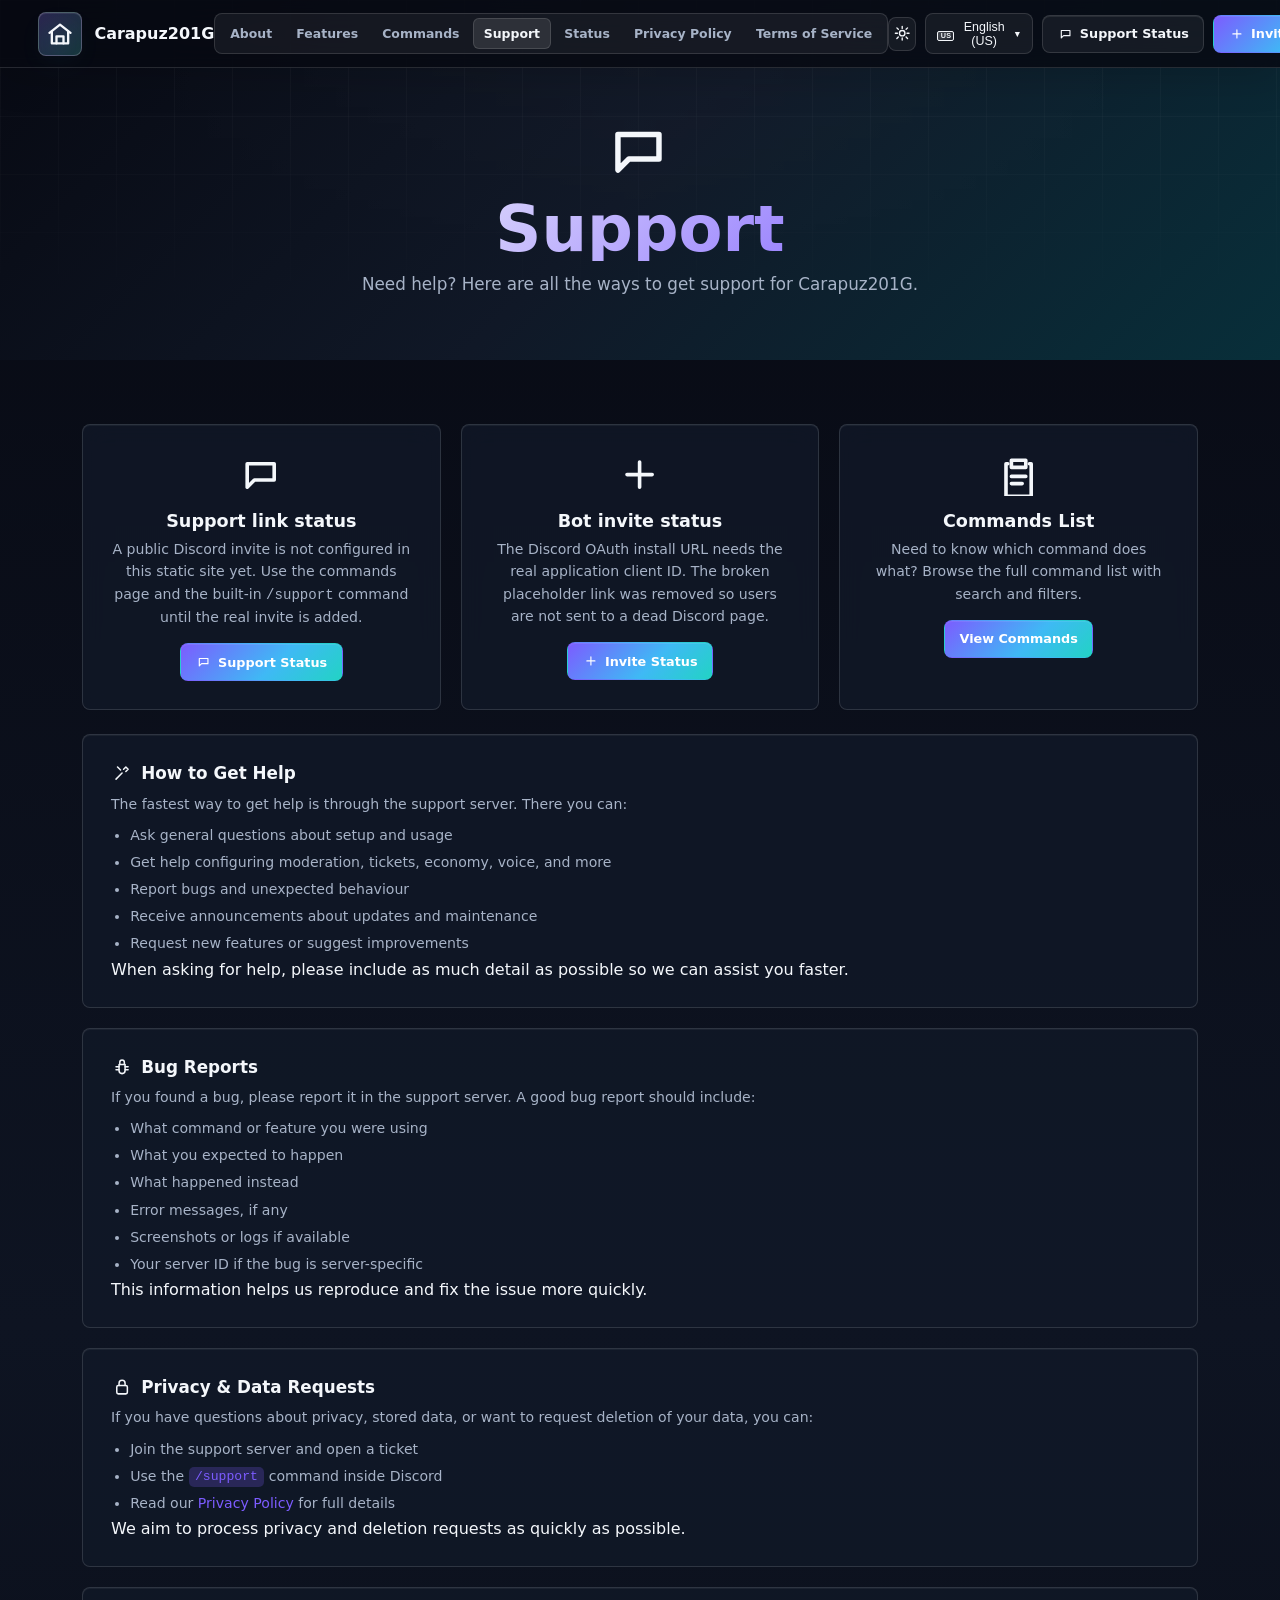
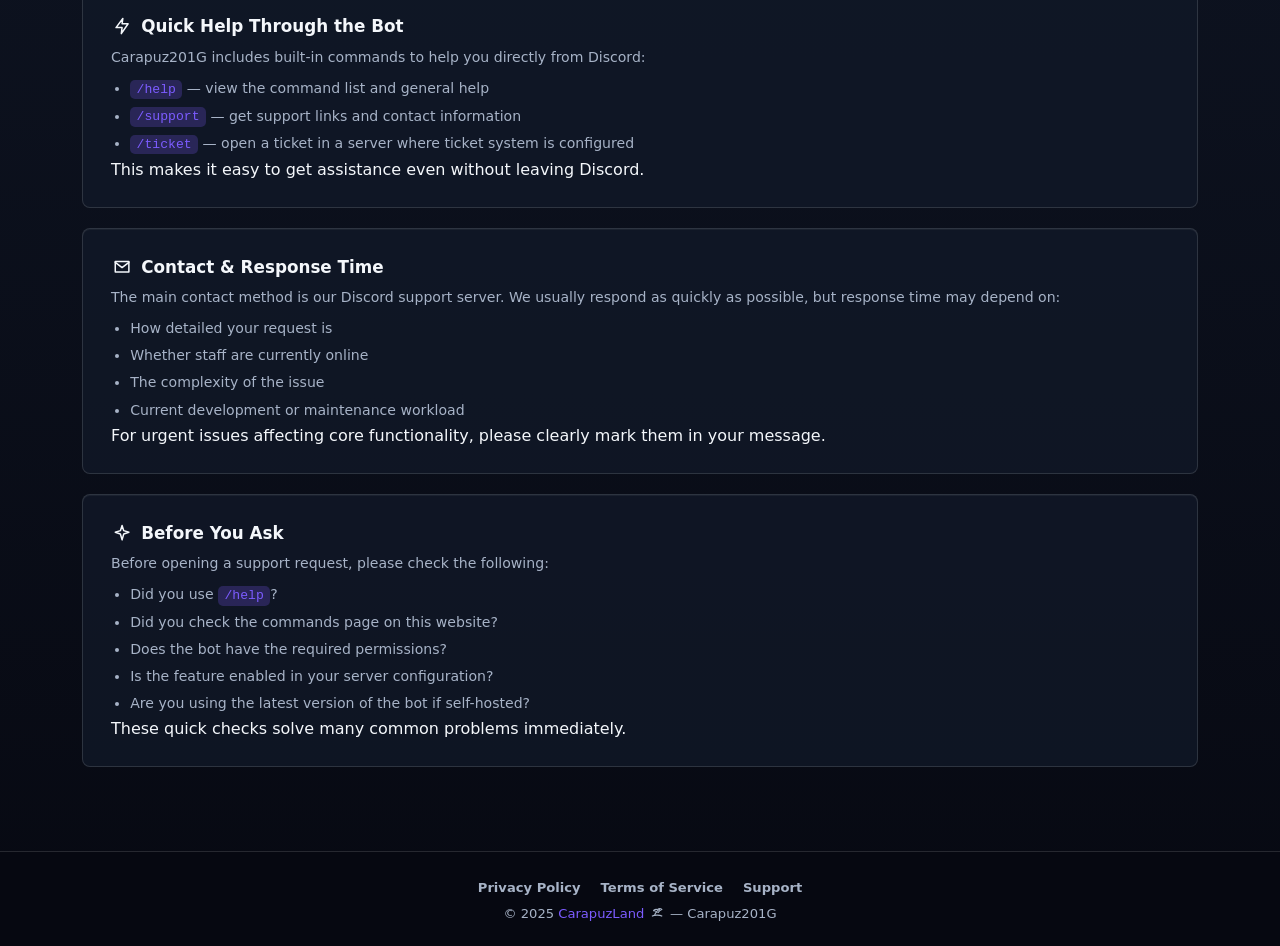
<file: carapuz201G/support/index.html>
﻿<!DOCTYPE html>
<html lang="en" data-theme="dark">
<head>
<meta charset="UTF-8">
<meta name="viewport" content="width=device-width, initial-scale=1.0">
<title>Support — Carapuz201G</title>
<meta name="description" content="Get help with Carapuz201G Discord bot — support server, bug reports, privacy/data requests, and contact information.">
<style>
:root{--tr:0.3s}
[data-theme="dark"]{--bg:#0b0f1a;--bg2:#111827;--card:rgba(17,24,39,0.88);--hdr:rgba(11,15,26,0.93);--tx:#e2e8f0;--tx2:#94a3b8;--acc:#5865F2;--acc2:#38bdf8;--brd:rgba(88,101,242,0.18);--shd:rgba(0,0,0,0.4);--glw:rgba(88,101,242,0.3);--dd:#1e293b;--ddh:#334155;--g1:#0b0f1a;--g2:#15102e;--g3:#0d2847}
[data-theme="light"]{--bg:#f0f4ff;--bg2:#e8efff;--card:rgba(255,255,255,0.9);--hdr:rgba(240,244,255,0.95);--tx:#1e293b;--tx2:#64748b;--acc:#5865F2;--acc2:#0284c7;--brd:rgba(88,101,242,0.15);--shd:rgba(0,0,0,0.1);--glw:rgba(88,101,242,0.2);--dd:#fff;--ddh:#f1f5f9;--g1:#e4eaff;--g2:#f0e6ff;--g3:#dff0ff}
*,*::before,*::after{margin:0;padding:0;box-sizing:border-box}
html{scroll-behavior:smooth}
body{font-family:'Segoe UI',system-ui,-apple-system,sans-serif;background:var(--bg);color:var(--tx);overflow-x:hidden;transition:background var(--tr),color var(--tr);min-height:100vh}
a{color:inherit;text-decoration:none}
.hdr{position:fixed;top:0;left:0;right:0;z-index:1000;background:var(--hdr);backdrop-filter:blur(20px);-webkit-backdrop-filter:blur(20px);border-bottom:1px solid var(--brd);height:60px;display:flex;align-items:center;justify-content:space-between;padding:0 1.25rem;transition:background var(--tr)}
.hdr-l{display:flex;align-items:center;gap:.6rem}
.hm-lnk{display:flex;align-items:center;text-decoration:none;color:var(--tx2);font-size:1.35rem;transition:color .3s}.hm-lnk:hover{color:var(--acc)}
.hm-lnk .em{animation:fl 3s ease-in-out infinite}
@keyframes fl{0%,100%{transform:translateY(0)}50%{transform:translateY(-3px)}}
.brand{font-size:1.15rem;font-weight:700;color:var(--tx);text-decoration:none;transition:color .3s}.brand:hover{color:var(--acc)}
.nav{display:flex;align-items:center;gap:.15rem}
.nav a{padding:.35rem .55rem;border-radius:8px;text-decoration:none;color:var(--tx2);font-size:.8rem;font-weight:500;transition:all .2s;white-space:nowrap}
.nav a:hover{color:var(--tx);background:var(--brd)}.nav a.act{color:var(--acc);background:rgba(88,101,242,.12)}
.hdr-r{display:flex;align-items:center;gap:.45rem}
.btn{display:inline-flex;align-items:center;gap:.35rem;padding:.45rem .9rem;border-radius:10px;font-size:.8rem;font-weight:600;text-decoration:none;cursor:pointer;border:1px solid var(--brd);transition:all .3s;white-space:nowrap}
.btn-a{background:var(--acc);color:#fff;border-color:var(--acc)}.btn-a:hover{background:#4752c4;box-shadow:0 4px 20px var(--glw);transform:translateY(-2px)}
.btn-o{background:transparent;color:var(--tx)}.btn-o:hover{background:var(--brd);border-color:var(--acc)}
.th-btn{background:var(--card);border:1px solid var(--brd);border-radius:50%;width:34px;height:34px;display:flex;align-items:center;justify-content:center;cursor:pointer;font-size:.95rem;color:var(--tx);transition:all .3s}.th-btn:hover{border-color:var(--acc);box-shadow:0 0 12px var(--glw);transform:rotate(20deg)}
.ld{position:relative}
.lb{background:var(--card);border:1px solid var(--brd);border-radius:10px;padding:.35rem .65rem;cursor:pointer;display:flex;align-items:center;gap:.35rem;font-size:.78rem;color:var(--tx);transition:all .3s}.lb:hover{border-color:var(--acc);box-shadow:0 0 10px var(--glw)}
.lb .ar{font-size:.55rem;transition:transform .3s}.lb.open .ar{transform:rotate(180deg)}
.lm{position:absolute;top:calc(100% + 6px);right:0;background:var(--dd);border:1px solid var(--brd);border-radius:12px;padding:.35rem 0;min-width:200px;max-height:400px;overflow-y:auto;opacity:0;visibility:hidden;transform:translateY(-8px);transition:all .3s;box-shadow:0 16px 40px var(--shd);z-index:1001}.lm.show{opacity:1;visibility:visible;transform:translateY(0)}
.lm::-webkit-scrollbar{width:5px}.lm::-webkit-scrollbar-thumb{background:var(--brd);border-radius:3px}
.lo{display:flex;align-items:center;gap:.55rem;padding:.45rem .85rem;cursor:pointer;font-size:.82rem;color:var(--tx);transition:background .2s}.lo:hover{background:var(--ddh)}.lo.act{color:var(--acc);font-weight:600}.lo .fl{font-size:1.05rem}
.mb{display:none;background:var(--card);border:1px solid var(--brd);border-radius:8px;width:34px;height:34px;align-items:center;justify-content:center;cursor:pointer;color:var(--tx);font-size:1.15rem}
.mov{display:none;position:fixed;inset:0;z-index:998;background:rgba(0,0,0,.5);backdrop-filter:blur(4px)}.mov.show{display:block}
.mm{position:fixed;top:0;right:-300px;width:270px;height:100%;background:var(--bg2);z-index:999;padding:1.25rem;transition:right .3s;overflow-y:auto;border-left:1px solid var(--brd)}.mm.show{right:0}
.mm .xb{background:none;border:none;color:var(--tx);font-size:1.4rem;cursor:pointer;float:right;padding:.25rem}
.mn{display:flex;flex-direction:column;gap:.2rem;margin-top:2.5rem}
.mn a{padding:.6rem .7rem;border-radius:8px;text-decoration:none;color:var(--tx2);font-size:.9rem;transition:all .2s}.mn a:hover,.mn a.act{color:var(--acc);background:rgba(88,101,242,.1)}
.mab{display:flex;flex-direction:column;gap:.5rem;margin-top:1.25rem}.mab .btn{justify-content:center}
.ph{padding:6.5rem 2rem 3rem;text-align:center;background:linear-gradient(180deg,var(--g1) 0%,var(--g2) 50%,var(--g3) 100%);position:relative;overflow:hidden;transition:background var(--tr)}
.ph::before{content:'';position:absolute;inset:0;background:radial-gradient(ellipse at 50% 0%,rgba(88,101,242,.12) 0%,transparent 60%);pointer-events:none}
.phc{position:relative;z-index:2;max-width:700px;margin:0 auto}
.phi{font-size:3.8rem;margin-bottom:.6rem;display:inline-block}
.pht{font-size:2.4rem;font-weight:800;margin-bottom:.6rem;background:linear-gradient(135deg,var(--tx),var(--acc));-webkit-background-clip:text;-webkit-text-fill-color:transparent;background-clip:text}
.phs{font-size:1.05rem;color:var(--tx2);line-height:1.7}
.sec{padding:3rem 2rem;max-width:1000px;margin:0 auto}
.cg{display:grid;grid-template-columns:repeat(auto-fit,minmax(260px,1fr));gap:1.25rem;margin-bottom:1.5rem}
.cc{background:var(--card);backdrop-filter:blur(12px);border:1px solid var(--brd);border-radius:16px;padding:1.75rem;transition:all .35s;text-align:center}
.cc:hover{transform:translateY(-5px);box-shadow:0 12px 40px var(--shd);border-color:var(--acc)}
.cci{font-size:2.5rem;margin-bottom:.75rem;display:inline-block}
.cct{font-size:1.1rem;font-weight:700;margin-bottom:.45rem}
.ccd{font-size:.88rem;color:var(--tx2);line-height:1.6;margin-bottom:.9rem}
.ib{background:var(--card);border:1px solid var(--brd);border-radius:16px;padding:1.75rem;margin-bottom:1.25rem;transition:all .3s}
.ib:hover{border-color:var(--acc);box-shadow:0 8px 30px var(--shd)}
.ib h3{font-size:1.05rem;font-weight:700;margin-bottom:.6rem;display:flex;align-items:center;gap:.5rem}
.ib p,.ib ul{font-size:.88rem;color:var(--tx2);line-height:1.7}
.ib ul{padding-left:1.2rem;margin-top:.45rem}
.ib li{margin-bottom:.2rem}
.ib code{background:var(--brd);padding:.15rem .4rem;border-radius:5px;font-size:.82rem;font-family:Consolas,monospace;color:var(--acc)}
.ftr{text-align:center;padding:1.75rem;color:var(--tx2);font-size:.82rem;border-top:1px solid var(--brd);background:var(--hdr);backdrop-filter:blur(20px)}
.ftr a{color:var(--acc);text-decoration:none}.ftr a:hover{text-decoration:underline}
.ftl{display:flex;justify-content:center;gap:1.25rem;flex-wrap:wrap;margin-bottom:.65rem}
@media(max-width:1024px){.nav{display:none}.mb{display:flex}.hdr-r .btn{display:none}}
@media(max-width:768px){.ph{padding:5.5rem 1.25rem 2.5rem}.pht{font-size:1.8rem}.sec{padding:2rem 1.25rem}.cg{grid-template-columns:1fr}.lb .ll{display:none}}
@media(max-width:480px){.pht{font-size:1.5rem}.cc,.ib{padding:1.25rem}}
.rv{opacity:0;transform:translateY(22px);transition:opacity .5s,transform .5s}.rv.vis{opacity:1;transform:translateY(0)}
.ld-w{position:fixed;inset:0;background:var(--bg);z-index:10000;display:flex;align-items:center;justify-content:center;flex-direction:column;gap:.8rem;transition:opacity .4s,visibility .4s}.ld-w.hid{opacity:0;visibility:hidden}
.ld-e{font-size:2.8rem;animation:lba 1s ease-in-out infinite}
@keyframes lba{0%,100%{transform:translateY(0) scale(1)}50%{transform:translateY(-18px) scale(1.1)}}
.ld-b{width:100px;height:3px;background:var(--brd);border-radius:3px;overflow:hidden}
.ld-f{height:100%;width:0%;background:var(--acc);border-radius:3px;animation:lfx 1.2s ease forwards}
@keyframes lfx{to{width:100%}}
</style>
<link rel="stylesheet" href="../assets/refresh.css">
<link rel="icon" href="../assets/favicon.svg" type="image/svg+xml">

<script defer src="../assets/link-status.js"></script>
<script src="/assets/site-icons.js" defer></script>
</head>
<body>
<div class="ld-w" id="ldr"><div class="ld-e">💬</div><div style="color:var(--tx2);font-size:.85rem;letter-spacing:2px">SUPPORT</div><div class="ld-b"><div class="ld-f"></div></div></div>
<header class="hdr">
<div class="hdr-l">
<a href="https://carapuzland.github.io/" class="hm-lnk" title="CarapuzLand" aria-label="CarapuzLand"><svg class="em" viewBox="0 0 24 24" aria-hidden="true"><path d="M3 11 12 4l9 7"/><path d="M5 10v10h14V10"/><path d="M9 20v-6h6v6"/></svg></a>
<a href="https://carapuzland.github.io/" class="brand">Carapuz201G</a>
</div>
<nav class="nav">
<a href="../about/" data-i18n="nav_about">About</a>
<a href="../features/" data-i18n="nav_features">Features</a>
<a href="../commands/" data-i18n="nav_commands">Commands</a>
<a href="../support/" class="act" data-i18n="nav_support">Support</a>
<a href="../status/" data-i18n="nav_status">Status</a>
<a href="../privacy-policy/" data-i18n="nav_privacy">Privacy</a>
<a href="../terms-of-service/" data-i18n="nav_terms">Terms</a>
</nav>
<div class="hdr-r">
<button class="th-btn" id="thBtn" title="Toggle theme">🌙</button>
<div class="ld"><button class="lb" id="lBtn"><span class="fl" id="cF">🇺🇸</span><span class="ll" id="cL">English</span><span class="ar">▼</span></button><div class="lm" id="lMn"></div></div>
<a href="#contact" class="btn btn-o" data-i18n="btn_support">💬 Support</a>
<a href="#invite" class="btn btn-a" data-i18n="btn_add">➕ Add Bot</a>
<button class="mb" id="mBtn">☰</button>
</div>
</header>
<div class="mov" id="mOv"></div>
<div class="mm" id="mMn">
<button class="xb" id="cMn">✕</button>
<div class="mn">
<a href="../" data-i18n="nav_home">Home</a>
<a href="../about/" data-i18n="nav_about">About</a>
<a href="../features/" data-i18n="nav_features">Features</a>
<a href="../commands/" data-i18n="nav_commands">Commands</a>
<a href="../support/" class="act" data-i18n="nav_support">Support</a>
<a href="../status/" data-i18n="nav_status">Status</a>
<a href="../privacy-policy/" data-i18n="nav_privacy">Privacy Policy</a>
<a href="../terms-of-service/" data-i18n="nav_terms">Terms of Service</a>
</div>
<div class="mab">
<a href="#invite" class="btn btn-a" data-i18n="btn_add">➕ Add Bot</a>
<a href="#contact" class="btn btn-o" data-i18n="btn_support">💬 Support</a>
</div>
</div>
<main>
<section class="ph"><div class="phc">
<div class="phi">💬</div>
<h1 class="pht" data-i18n="pg_t">Support</h1>
<p class="phs" data-i18n="pg_s">Need help? Here are all the ways to get support for Carapuz201G.</p>
</div></section>
<section class="sec" id="ct"></section>
</main>
<footer class="ftr">
<div class="ftl">
<a href="../privacy-policy/" data-i18n="nav_privacy">Privacy Policy</a>
<a href="../terms-of-service/" data-i18n="nav_terms">Terms of Service</a>
<a href="../support/" data-i18n="nav_support">Support</a>
</div>
<p>© 2025 <a href="https://carapuzland.github.io">CarapuzLand</a> 🏝️ — Carapuz201G</p>
</footer>
<script>
const en={
cards:[
{i:"💬",t:"Support Server",d:"Join our Discord support server for real-time help, announcements, updates, and community discussion.",b:"Join Server",h:"#contact",ext:false},
{i:"➕",t:"Add the Bot",d:"Add Carapuz201G to your Discord server with a single click and start configuring it immediately.",b:"Add Bot",h:"#invite",ext:false},
{i:"📋",t:"Commands List",d:"Need to know which command does what? Browse the full command list with search and filters.",b:"View Commands",h:"../commands/",ext:false}
],
blocks:[
{i:"🛠️",t:"How to Get Help",b:"The fastest way to get help is through the support server. There you can:<ul><li>Ask general questions about setup and usage</li><li>Get help configuring moderation, tickets, economy, voice, and more</li><li>Report bugs and unexpected behaviour</li><li>Receive announcements about updates and maintenance</li><li>Request new features or suggest improvements</li></ul>When asking for help, please include as much detail as possible so we can assist you faster."},
{i:"🐛",t:"Bug Reports",b:"If you found a bug, please report it in the support server. A good bug report should include:<ul><li>What command or feature you were using</li><li>What you expected to happen</li><li>What happened instead</li><li>Error messages, if any</li><li>Screenshots or logs if available</li><li>Your server ID if the bug is server-specific</li></ul>This information helps us reproduce and fix the issue more quickly."},
{i:"🔒",t:"Privacy & Data Requests",b:"If you have questions about privacy, stored data, or want to request deletion of your data, you can:<ul><li>Join the support server and open a ticket</li><li>Use the <code>/support</code> command inside Discord</li><li>Read our <a href='../privacy-policy/' style='color:var(--acc)'>Privacy Policy</a> for full details</li></ul>We aim to process privacy and deletion requests as quickly as possible."},
{i:"⚡",t:"Quick Help Through the Bot",b:"Carapuz201G includes built-in commands to help you directly from Discord:<ul><li><code>/help</code> — view the command list and general help</li><li><code>/support</code> — get support links and contact information</li><li><code>/ticket</code> — open a ticket in a server where ticket system is configured</li></ul>This makes it easy to get assistance even without leaving Discord."},
{i:"📨",t:"Contact & Response Time",b:"The main contact method is our Discord support server. We usually respond as quickly as possible, but response time may depend on:<ul><li>How detailed your request is</li><li>Whether staff are currently online</li><li>The complexity of the issue</li><li>Current development or maintenance workload</li></ul>For urgent issues affecting core functionality, please clearly mark them in your message."},
{i:"❓",t:"Before You Ask",b:"Before opening a support request, please check the following:<ul><li>Did you use <code>/help</code>?</li><li>Did you check the commands page on this website?</li><li>Does the bot have the required permissions?</li><li>Is the feature enabled in your server configuration?</li><li>Are you using the latest version of the bot if self-hosted?</li></ul>These quick checks solve many common problems immediately."}
]};

const ru={
cards:[
{i:"💬",t:"Сервер поддержки",d:"Присоединяйтесь к нашему Discord-серверу поддержки для помощи в реальном времени, объявлений и общения.",b:"Присоединиться",h:"#contact",ext:false},
{i:"➕",t:"Добавить бота",d:"Добавьте Carapuz201G на свой Discord-сервер одним кликом и начните настройку сразу.",b:"Добавить бота",h:"#invite",ext:false},
{i:"📋",t:"Список команд",d:"Нужно узнать, какая команда что делает? Просмотрите полный список команд с поиском и фильтрами.",b:"Открыть команды",h:"../commands/",ext:false}
],
blocks:[
{i:"🛠️",t:"Как получить помощь",b:"Самый быстрый способ получить помощь — через сервер поддержки. Там вы можете:<ul><li>Задать общие вопросы по настройке и использованию</li><li>Получить помощь по модерации, тикетам, экономике, голосовым функциям и т.д.</li><li>Сообщить о багах и странном поведении</li><li>Получать объявления об обновлениях и техработах</li><li>Предлагать новые функции и улучшения</li></ul>Когда просите помощь, постарайтесь описать проблему максимально подробно."},
{i:"🐛",t:"Баг-репорты",b:"Если вы нашли баг, сообщите о нём на сервере поддержки. Хороший баг-репорт должен содержать:<ul><li>Какую команду или функцию вы использовали</li><li>Что должно было произойти</li><li>Что произошло на самом деле</li><li>Текст ошибок, если есть</li><li>Скриншоты или логи, если доступны</li><li>ID вашего сервера, если проблема специфична для сервера</li></ul>Это помогает быстрее воспроизвести и исправить проблему."},
{i:"🔒",t:"Конфиденциальность и запросы данных",b:"Если у вас есть вопросы о конфиденциальности, хранимых данных или вы хотите запросить удаление данных, вы можете:<ul><li>Присоединиться к серверу поддержки и открыть тикет</li><li>Использовать команду <code>/support</code> в Discord</li><li>Прочитать нашу <a href='../privacy-policy/' style='color:var(--acc)'>Политику конфиденциальности</a></li></ul>Мы стараемся обрабатывать такие запросы как можно быстрее."},
{i:"⚡",t:"Быстрая помощь через бота",b:"Carapuz201G имеет встроенные команды помощи:<ul><li><code>/help</code> — список команд и общая справка</li><li><code>/support</code> — ссылки и контакты поддержки</li><li><code>/ticket</code> — открыть тикет в сервере, где настроена система тикетов</li></ul>Это позволяет получить помощь прямо из Discord."},
{i:"📨",t:"Контакты и время ответа",b:"Основной способ связи — наш Discord-сервер поддержки. Время ответа зависит от:<ul><li>Насколько подробно описана проблема</li><li>Есть ли в сети сотрудники поддержки</li><li>Сложности ситуации</li><li>Текущей загрузки разработки и техработ</li></ul>Если проблема срочная и влияет на основную работу, укажите это явно."},
{i:"❓",t:"Перед тем как писать",b:"Перед открытием запроса проверьте:<ul><li>Использовали ли вы <code>/help</code>?</li><li>Смотрели ли вы страницу команд на сайте?</li><li>Есть ли у бота нужные разрешения?</li><li>Включена ли функция в настройках сервера?</li><li>Используете ли вы актуальную версию бота, если он self-hosted?</li></ul>Эти проверки часто сразу решают проблему."}
]};

const uk={
cards:[
{i:"💬",t:"Сервер підтримки",d:"Приєднуйтесь до нашого Discord-сервера підтримки для допомоги в реальному часі.",b:"Приєднатися",h:"#contact",ext:false},
{i:"➕",t:"Додати бота",d:"Додайте Carapuz201G на свій сервер одним кліком.",b:"Додати бота",h:"#invite",ext:false},
{i:"📋",t:"Список команд",d:"Перегляньте повний список команд з пошуком і фільтрами.",b:"Команди",h:"../commands/",ext:false}
],
blocks:[
{i:"🛠️",t:"Як отримати допомогу",b:"Найшвидший спосіб отримати допомогу — через сервер підтримки. Там ви можете поставити питання, отримати допомогу з налаштуванням, повідомити про баги та запропонувати покращення."},
{i:"🐛",t:"Баг-репорти",b:"Якщо ви знайшли баг, вкажіть:<ul><li>Яку команду або функцію ви використовували</li><li>Що мало статися</li><li>Що сталося насправді</li><li>Текст помилок, якщо є</li><li>Скріншоти або логи</li></ul>"},
{i:"🔒",t:"Конфіденційність і запити даних",b:"Якщо у вас є питання щодо даних або ви хочете запросити видалення, відкрийте тікет на сервері підтримки або скористайтесь <code>/support</code>. Деталі в <a href='../privacy-policy/' style='color:var(--acc)'>Політиці конфіденційності</a>."},
{i:"⚡",t:"Швидка допомога через бота",b:"Корисні команди:<ul><li><code>/help</code></li><li><code>/support</code></li><li><code>/ticket</code></li></ul>"},
{i:"📨",t:"Контакти і час відповіді",b:"Основний спосіб зв'язку — сервер підтримки Discord. Час відповіді залежить від складності питання та поточного навантаження."},
{i:"❓",t:"Перед тим як писати",b:"Перевірте, чи є у бота потрібні права, чи функція ввімкнена, і чи використовуєте ви актуальну версію бота."}
]};

/* Compact fallback for EU languages */
function mkD(a,b,c,d,e,f){return{cards:a,blocks:[{i:"🛠️",t:b[0],b:b[1]},{i:"🐛",t:c[0],b:c[1]},{i:"🔒",t:d[0],b:d[1]},{i:"⚡",t:e[0],b:e[1]},{i:"📨",t:f[0],b:f[1]}]}}
const de=mkD(
[{i:"💬",t:"Support-Server",d:"Treten Sie unserem Discord-Server für Hilfe in Echtzeit bei.",b:"Beitreten",h:"#contact",ext:false},{i:"➕",t:"Bot hinzufügen",d:"Fügen Sie Carapuz201G zu Ihrem Server hinzu.",b:"Bot hinzufügen",h:"#invite",ext:false},{i:"📋",t:"Befehlsliste",d:"Sehen Sie sich alle Befehle an.",b:"Befehle",h:"../commands/",ext:false}],
["Hilfe erhalten","Der schnellste Weg ist unser Support-Server. Dort können Sie Fragen stellen, Probleme melden und Feedback geben."],
["Fehlerberichte","Bitte beschreiben Sie den Fehler, erwartetes Verhalten, tatsächliches Verhalten und fügen Sie Screenshots oder Logs hinzu."],
["Datenschutz & Datenanfragen","Für Datenschutzfragen oder Löschanfragen öffnen Sie ein Ticket oder verwenden Sie <code>/support</code>."],
["Schnelle Hilfe im Bot","Verwenden Sie <code>/help</code>, <code>/support</code> oder <code>/ticket</code>."],
["Kontakt","Der Discord-Support-Server ist unser Hauptkontaktkanal."]
);
const fr=mkD(
[{i:"💬",t:"Serveur de support",d:"Rejoignez notre serveur Discord.",b:"Rejoindre",h:"#contact",ext:false},{i:"➕",t:"Ajouter le bot",d:"Ajoutez Carapuz201G à votre serveur.",b:"Ajouter",h:"#invite",ext:false},{i:"📋",t:"Liste des commandes",d:"Consultez toutes les commandes.",b:"Commandes",h:"../commands/",ext:false}],
["Obtenir de l'aide","Le moyen le plus rapide est notre serveur de support Discord."],
["Rapports de bugs","Décrivez le problème, le comportement attendu et joignez des captures ou logs."],
["Confidentialité & demandes de données","Pour les questions de confidentialité, ouvrez un ticket ou utilisez <code>/support</code>."],
["Aide rapide via le bot","Utilisez <code>/help</code>, <code>/support</code> ou <code>/ticket</code>."],
["Contact","Le serveur Discord est notre principal canal de contact."]
);
const es=mkD(
[{i:"💬",t:"Servidor de soporte",d:"Únete a nuestro servidor de Discord.",b:"Unirse",h:"#contact",ext:false},{i:"➕",t:"Añadir bot",d:"Añade Carapuz201G a tu servidor.",b:"Añadir",h:"#invite",ext:false},{i:"📋",t:"Lista de comandos",d:"Consulta todos los comandos.",b:"Comandos",h:"../commands/",ext:false}],
["Cómo obtener ayuda","La forma más rápida es nuestro servidor de soporte."],
["Reportes de errores","Describe el problema, lo esperado y añade capturas o registros."],
["Privacidad y datos","Para solicitudes de datos usa un ticket o <code>/support</code>."],
["Ayuda rápida","Usa <code>/help</code>, <code>/support</code> o <code>/ticket</code>."],
["Contacto","El servidor de Discord es nuestro canal principal."]
);

/* Reuse compact translations for remaining EU languages */
const compactFallback={de,fr,es,it:es,pt:es,nl:es,pl:es,sv:es,da:es,fi:es,el:es,cs:es,sk:es,hu:es,ro:es,bg:es,hr:es,sl:es,et:es,lv:es,lt:es,ga:es,mt:es,be:es};

const T={
"en-us":{name:"English (US)",flag:"🇺🇸",nav_home:"Home",nav_about:"About",nav_features:"Features",nav_commands:"Commands",nav_support:"Support",nav_status:"Status",nav_privacy:"Privacy Policy",nav_terms:"Terms of Service",btn_add:"➕ Add Bot",btn_support:"💬 Support",pg_t:"Support",pg_s:"Need help? Here are all the ways to get support for Carapuz201G.",data:en},
"en-gb":{name:"English (UK)",flag:"🇬🇧",nav_home:"Home",nav_about:"About",nav_features:"Features",nav_commands:"Commands",nav_support:"Support",nav_status:"Status",nav_privacy:"Privacy Policy",nav_terms:"Terms of Service",btn_add:"➕ Add Bot",btn_support:"💬 Support",pg_t:"Support",pg_s:"Need help? Here are all the ways to get support for Carapuz201G.",data:en},
"ru":{name:"Русский",flag:"🇷🇺",nav_home:"Главная",nav_about:"О боте",nav_features:"Функции",nav_commands:"Команды",nav_support:"Поддержка",nav_status:"Статус",nav_privacy:"Конфиденциальность",nav_terms:"Условия",btn_add:"➕ Добавить",btn_support:"💬 Поддержка",pg_t:"Поддержка",pg_s:"Нужна помощь? Вот все способы получить поддержку для Carapuz201G.",data:ru},
"uk":{name:"Українська",flag:"🇺🇦",nav_home:"Головна",nav_about:"Про бота",nav_features:"Функції",nav_commands:"Команди",nav_support:"Підтримка",nav_status:"Статус",nav_privacy:"Конфіденційність",nav_terms:"Умови",btn_add:"➕ Додати",btn_support:"💬 Підтримка",pg_t:"Підтримка",pg_s:"Потрібна допомога? Ось усі способи отримати підтримку для Carapuz201G.",data:uk},
"de":{name:"Deutsch",flag:"🇩🇪",nav_home:"Startseite",nav_about:"Über",nav_features:"Funktionen",nav_commands:"Befehle",nav_support:"Support",nav_status:"Status",nav_privacy:"Datenschutz",nav_terms:"Nutzungsbedingungen",btn_add:"➕ Hinzufügen",btn_support:"💬 Support",pg_t:"Support",pg_s:"Brauchen Sie Hilfe? Hier sind alle Wege, Unterstützung für Carapuz201G zu erhalten.",data:de},
"fr":{name:"Français",flag:"🇫🇷",nav_home:"Accueil",nav_about:"À propos",nav_features:"Fonctionnalités",nav_commands:"Commandes",nav_support:"Support",nav_status:"Statut",nav_privacy:"Confidentialité",nav_terms:"Conditions",btn_add:"➕ Ajouter",btn_support:"💬 Support",pg_t:"Support",pg_s:"Besoin d'aide ? Voici toutes les façons d'obtenir de l'aide.",data:fr},
"es":{name:"Español",flag:"🇪🇸",nav_home:"Inicio",nav_about:"Acerca de",nav_features:"Características",nav_commands:"Comandos",nav_support:"Soporte",nav_status:"Estado",nav_privacy:"Privacidad",nav_terms:"Términos",btn_add:"➕ Añadir",btn_support:"💬 Soporte",pg_t:"Soporte",pg_s:"¿Necesitas ayuda? Aquí tienes todas las formas de obtener soporte.",data:es}
};
const otherEU={it:"Italiano",pt:"Português",nl:"Nederlands",pl:"Polski",sv:"Svenska",da:"Dansk",fi:"Suomi",el:"Ελληνικά",cs:"Čeština",sk:"Slovenčina",hu:"Magyar",ro:"Română",bg:"Български",hr:"Hrvatski",sl:"Slovenščina",et:"Eesti",lv:"Latviešu",lt:"Lietuvių",ga:"Gaeilge",mt:"Malti",be:"Беларуская"};
const flags={it:"🇮🇹",pt:"🇵🇹",nl:"🇳🇱",pl:"🇵🇱",sv:"🇸🇪",da:"🇩🇰",fi:"🇫🇮",el:"🇬🇷",cs:"🇨🇿",sk:"🇸🇰",hu:"🇭🇺",ro:"🇷🇴",bg:"🇧🇬",hr:"🇭🇷",sl:"🇸🇮",et:"🇪🇪",lv:"🇱🇻",lt:"🇱🇹",ga:"🇮🇪",mt:"🇲🇹",be:"🇧🇾"};
Object.keys(otherEU).forEach(k=>{
T[k]={name:otherEU[k],flag:flags[k],nav_home:"Home",nav_about:"About",nav_features:"Features",nav_commands:"Commands",nav_support:"Support",nav_status:"Status",nav_privacy:"Privacy Policy",nav_terms:"Terms of Service",btn_add:"➕ Add Bot",btn_support:"💬 Support",pg_t:"Support",pg_s:"Need help? Here are all the ways to get support for Carapuz201G.",data:compactFallback[k]};
});

let lang=localStorage.getItem('c2g-lang')||'en-us';
if(lang==='en-US')lang='en-us';if(lang==='en-GB')lang='en-gb';
let theme=localStorage.getItem('c2g-theme')||'dark';

document.addEventListener('DOMContentLoaded',()=>{
setTheme(theme);buildLang();setLang(lang);setupEv();setupRv();
setTimeout(()=>document.getElementById('ldr').classList.add('hid'),1100);
});

function setTheme(t){theme=t;document.documentElement.setAttribute('data-theme',t);localStorage.setItem('c2g-theme',t);document.getElementById('thBtn').textContent=t==='dark'?'☀️':'🌙'}
function togTheme(){setTheme(theme==='dark'?'light':'dark')}
function buildLang(){
const m=document.getElementById('lMn');m.innerHTML='';
Object.keys(T).sort((a,b)=>T[a].name.localeCompare(T[b].name)).forEach(c=>{
const d=document.createElement('div');d.className='lo'+(c===lang?' act':'');
d.innerHTML=`<span class="fl">${T[c].flag}</span><span>${T[c].name}</span>`;
d.onclick=()=>{setLang(c);closeLM()};m.appendChild(d);
});
}

const LINK_COPY={
en:{contact:{t:"Support link status",d:"A public Discord invite is not configured in this static site yet. Use the commands page and the built-in <code>/support</code> command until the real invite is added.",b:"Support status"},invite:{t:"Bot invite status",d:"The Discord OAuth install URL needs the real application client ID. The broken placeholder link was removed so users are not sent to a dead Discord page.",b:"Invite status"}},
ru:{contact:{t:"Статус ссылки поддержки",d:"Публичный Discord-инвайт пока не настроен на этом статическом сайте. Используйте страницу команд и встроенную команду <code>/support</code>, пока реальная ссылка не добавлена.",b:"Статус поддержки"},invite:{t:"Статус инвайта бота",d:"OAuth-ссылка установки Discord требует реальный client ID приложения. Сломанная заглушка удалена, чтобы пользователи не попадали на нерабочую страницу Discord.",b:"Статус инвайта"}},
uk:{contact:{t:"Статус посилання підтримки",d:"Публічний Discord-інвайт поки не налаштований на цьому статичному сайті. Використовуйте сторінку команд і вбудовану команду <code>/support</code>, доки реальне посилання не додано.",b:"Статус підтримки"},invite:{t:"Статус інвайта бота",d:"OAuth-посилання встановлення Discord потребує реальний client ID застосунку. Зламану заглушку прибрано, щоб користувачі не потрапляли на неробочу сторінку Discord.",b:"Статус інвайта"}},
de:{contact:{t:"Status des Support-Links",d:"Ein öffentlicher Discord-Einladungslink ist auf dieser statischen Seite noch nicht konfiguriert. Nutze vorerst die Befehlsseite und den integrierten Befehl <code>/support</code>.",b:"Support-Status"},invite:{t:"Status der Bot-Einladung",d:"Die Discord-OAuth-Installationsadresse benötigt die echte Application Client ID. Der kaputte Platzhalterlink wurde entfernt.",b:"Invite-Status"}},
fr:{contact:{t:"Statut du lien de support",d:"L'invitation Discord publique n'est pas encore configurée sur ce site statique. Utilisez la page des commandes et la commande <code>/support</code> jusqu'à l'ajout du vrai lien.",b:"Statut support"},invite:{t:"Statut de l'invitation du bot",d:"L'URL OAuth Discord nécessite le vrai client ID de l'application. Le lien de remplacement cassé a été retiré.",b:"Statut invitation"}},
es:{contact:{t:"Estado del enlace de soporte",d:"La invitación pública de Discord aún no está configurada en este sitio estático. Usa la página de comandos y el comando <code>/support</code> hasta que se agregue el enlace real.",b:"Estado de soporte"},invite:{t:"Estado de invitación del bot",d:"La URL OAuth de Discord necesita el client ID real de la aplicación. Se eliminó el enlace roto de marcador de posición.",b:"Estado de invitación"}}
};
function linkCopy(code, href){
if(!href||href[0]!=='#')return null;
const key=href.slice(1),base=code.split('-')[0];
return (LINK_COPY[base]&&LINK_COPY[base][key])||(LINK_COPY.en&&LINK_COPY.en[key])||null;
}
function setLang(c){
if(c==='en-US')c='en-us';if(c==='en-GB')c='en-gb';if(!T[c])c='en-us';lang=c;localStorage.setItem('c2g-lang',c);const t=T[c];
document.getElementById('cF').textContent=t.flag;
document.getElementById('cL').textContent=t.name;
document.querySelectorAll('[data-i18n]').forEach(el=>{const k=el.getAttribute('data-i18n');if(t[k])el.textContent=t[k]});
const sec=document.getElementById('ct');let h='<div class="cg">';
t.data.cards.forEach((card,i)=>{const lc=linkCopy(c,card.h),id=card.h&&card.h[0]==='#'?` id="${card.h.slice(1)}"`:'';h+=`<div${id} class="cc rv" style="transition-delay:${i*.06}s"><div class="cci">${card.i}</div><div class="cct">${lc?lc.t:card.t}</div><div class="ccd">${lc?lc.d:card.d}</div><a href="${card.h}" class="btn btn-a" ${card.ext?'target="_blank"':''}>${lc?lc.b:card.b}</a></div>`});
h+='</div>';
t.data.blocks.forEach((b,i)=>{h+=`<div class="ib rv" style="transition-delay:${(i+3)*.06}s"><h3>${b.i} ${b.t}</h3><p>${b.b}</p></div>`});
sec.innerHTML=h;
document.querySelectorAll('.lo').forEach(o=>o.classList.remove('act'));
const keys=Object.keys(T).sort((a,b)=>T[a].name.localeCompare(T[b].name));
const idx=keys.indexOf(c);const opts=document.querySelectorAll('.lo');
if(opts[idx])opts[idx].classList.add('act');
document.documentElement.lang=c;setTimeout(setupRv,50);
}
function togLM(){const m=document.getElementById('lMn'),b=document.getElementById('lBtn');if(m.classList.contains('show'))closeLM();else{m.classList.add('show');b.classList.add('open')}}
function closeLM(){document.getElementById('lMn').classList.remove('show');document.getElementById('lBtn').classList.remove('open')}
function openMM(){document.getElementById('mMn').classList.add('show');document.getElementById('mOv').classList.add('show');document.body.style.overflow='hidden'}
function closeMM(){document.getElementById('mMn').classList.remove('show');document.getElementById('mOv').classList.remove('show');document.body.style.overflow=''}
function setupRv(){const obs=new IntersectionObserver(en=>{en.forEach(e=>{if(e.isIntersecting)e.target.classList.add('vis')})},{threshold:.1});document.querySelectorAll('.rv').forEach(el=>obs.observe(el))}
function setupEv(){
document.getElementById('thBtn').onclick=togTheme;
document.getElementById('lBtn').onclick=e=>{e.stopPropagation();togLM()};
document.addEventListener('click',e=>{if(!e.target.closest('.ld'))closeLM()});
document.getElementById('mBtn').onclick=openMM;
document.getElementById('cMn').onclick=closeMM;
document.getElementById('mOv').onclick=closeMM;
document.addEventListener('keydown',e=>{if(e.key==='Escape'){closeLM();closeMM()}});
}
</script>
</body>
</html>
</file>
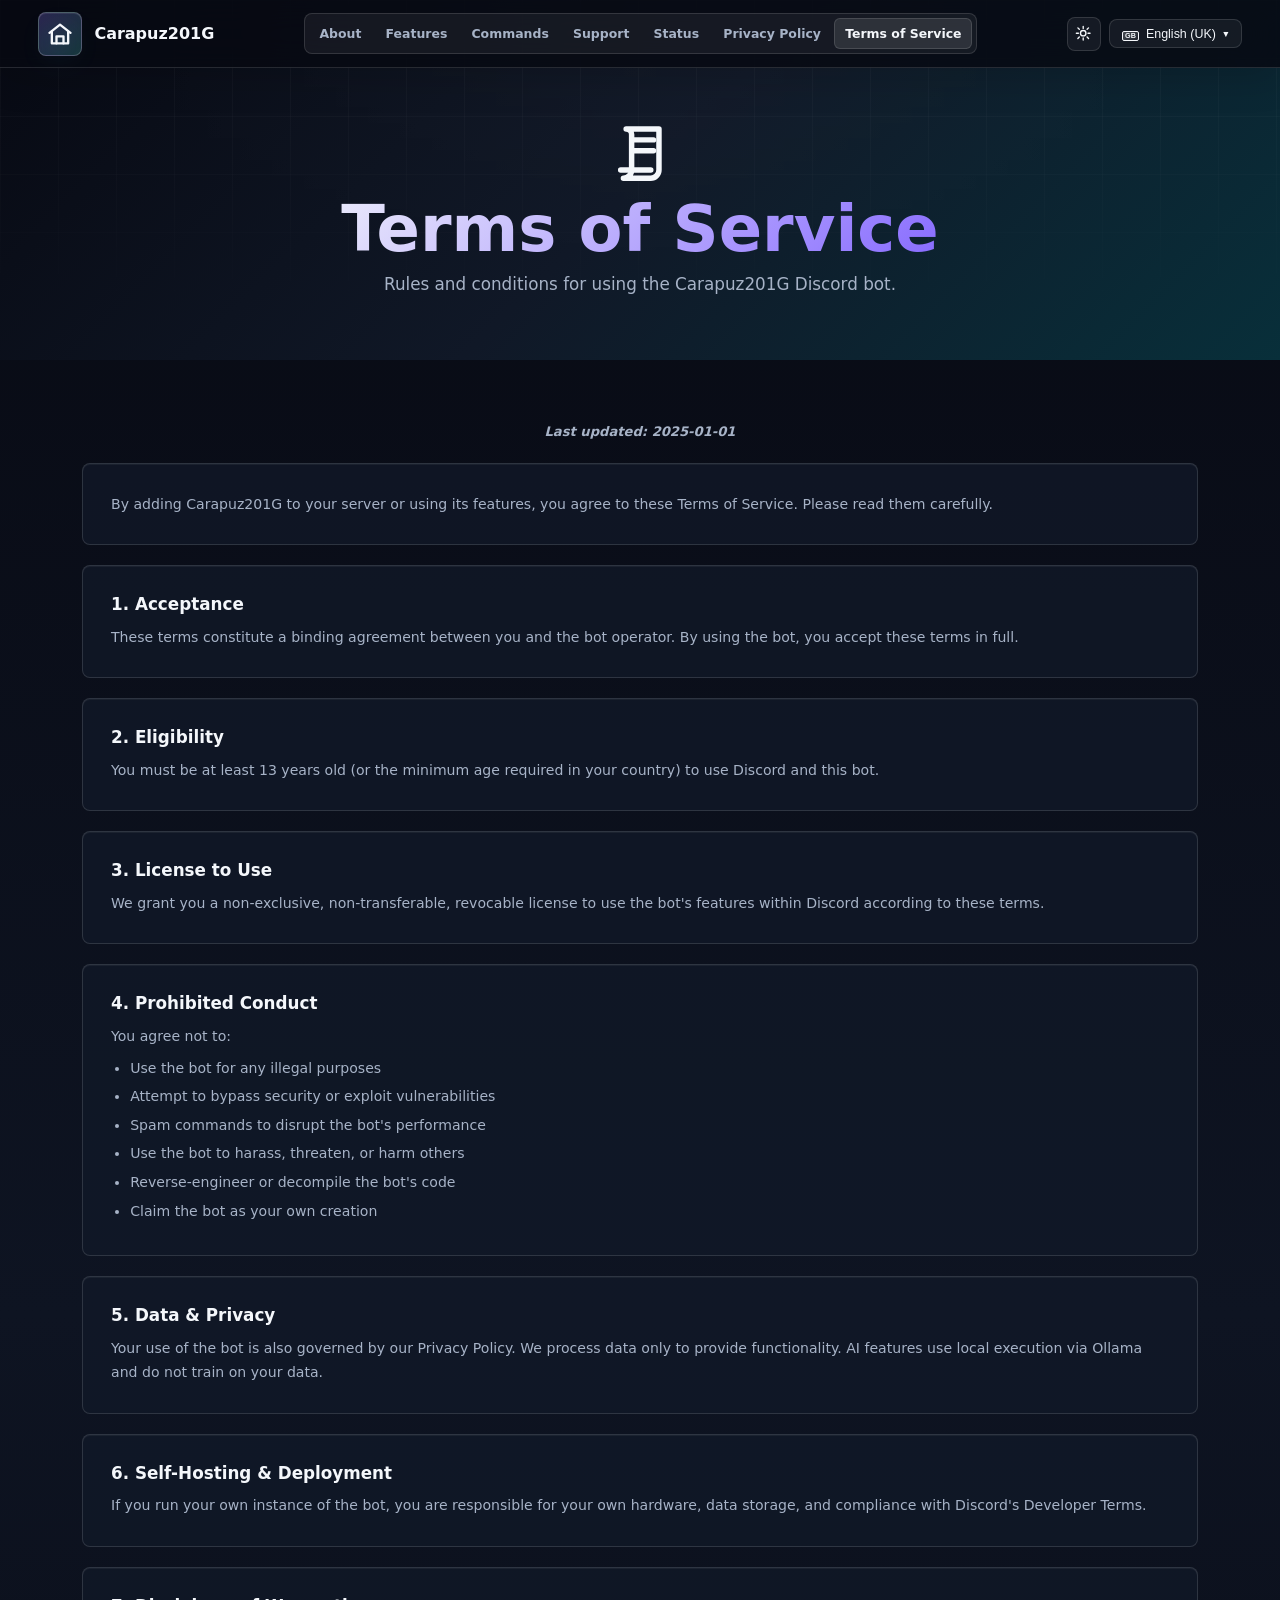
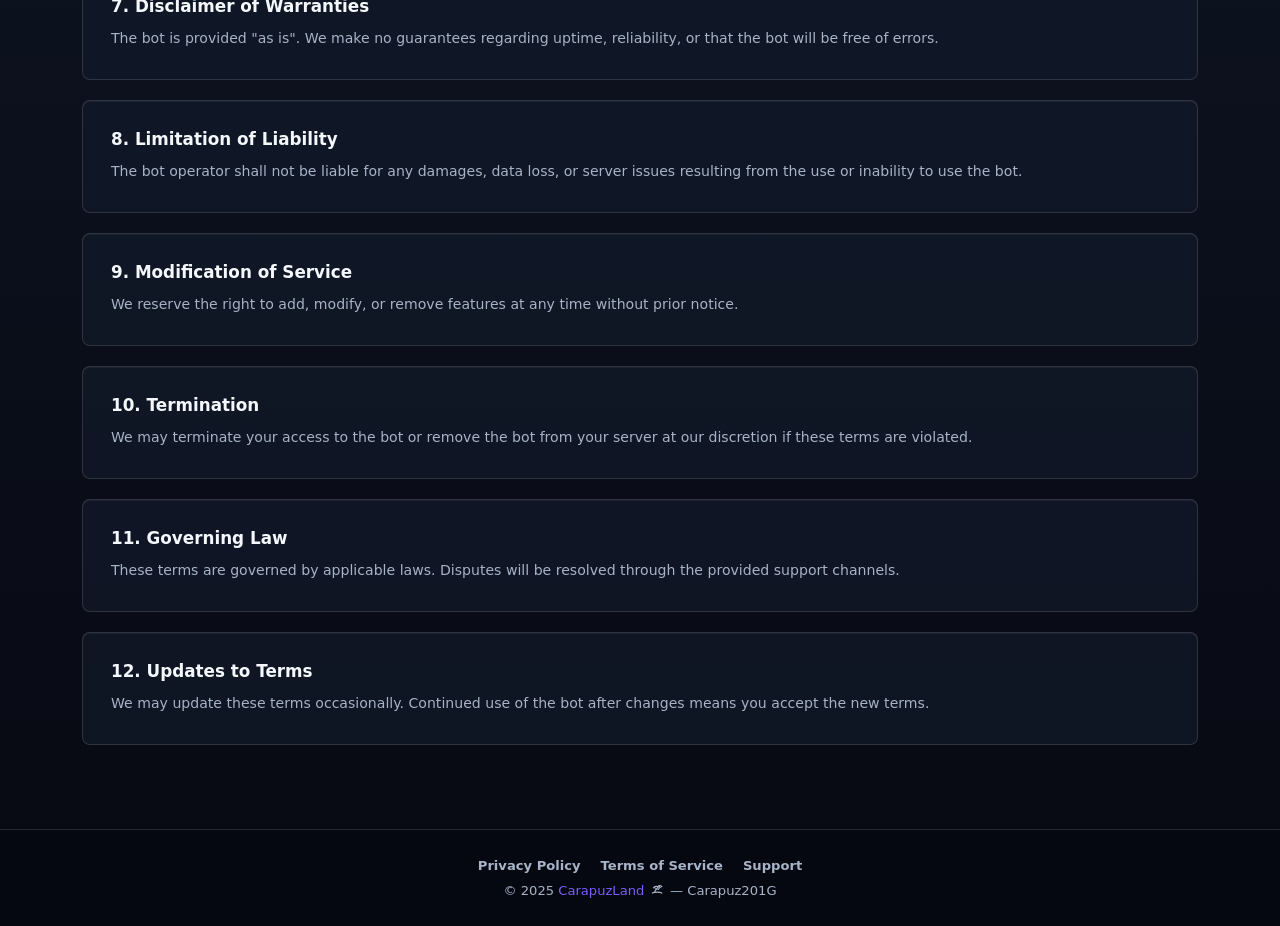
<file: carapuz201G/terms-of-service/index.html>
﻿<!DOCTYPE html>
<html lang="en" data-theme="dark">
<head>
<meta charset="UTF-8">
<meta name="viewport" content="width=device-width, initial-scale=1.0">
<title>Terms of Service — Carapuz201G</title>
<meta name="description" content="Terms of Service for Carapuz201G Discord bot. Rules, responsibilities, and conditions for using the service.">
<style>
:root{--tr:0.3s}
[data-theme="dark"]{--bg:#0b0f1a;--bg2:#111827;--card:rgba(17,24,39,0.88);--hdr:rgba(11,15,26,0.93);--tx:#e2e8f0;--tx2:#94a3b8;--acc:#5865F2;--brd:rgba(88,101,242,0.18);--shd:rgba(0,0,0,0.4);--glw:rgba(88,101,242,0.3);--dd:#1e293b;--ddh:#334155;--g1:#0b0f1a;--g2:#15102e;--g3:#0d2847}
[data-theme="light"]{--bg:#f0f4ff;--bg2:#e8efff;--card:rgba(255,255,255,0.92);--hdr:rgba(240,244,255,0.95);--tx:#1e293b;--tx2:#64748b;--acc:#5865F2;--brd:rgba(88,101,242,0.15);--shd:rgba(0,0,0,0.1);--glw:rgba(88,101,242,0.2);--dd:#fff;--ddh:#f1f5f9;--g1:#e4eaff;--g2:#f0e6ff;--g3:#dff0ff}
*,*::before,*::after{margin:0;padding:0;box-sizing:border-box}
html{scroll-behavior:smooth}
body{font-family:'Segoe UI',system-ui,-apple-system,sans-serif;background:var(--bg);color:var(--tx);overflow-x:hidden;transition:background var(--tr),color var(--tr);min-height:100vh}
a{color:inherit;text-decoration:none}
.hdr{position:fixed;top:0;left:0;right:0;z-index:1000;background:var(--hdr);backdrop-filter:blur(20px);-webkit-backdrop-filter:blur(20px);border-bottom:1px solid var(--brd);height:60px;display:flex;align-items:center;justify-content:space-between;padding:0 1.25rem}
.hdr-l{display:flex;align-items:center;gap:.6rem}
.hm-lnk{display:flex;align-items:center;color:var(--tx2);font-size:1.35rem;transition:color .3s}.hm-lnk:hover{color:var(--acc)}
.hm-lnk .em{animation:fl 3s ease-in-out infinite}
@keyframes fl{0%,100%{transform:translateY(0)}50%{transform:translateY(-3px)}}
.brand{font-size:1.15rem;font-weight:700;color:var(--tx);transition:color .3s}.brand:hover{color:var(--acc)}
.nav{display:flex;align-items:center;gap:.15rem}
.nav a{padding:.35rem .55rem;border-radius:8px;color:var(--tx2);font-size:.8rem;font-weight:500;transition:all .2s;white-space:nowrap}
.nav a:hover{color:var(--tx);background:var(--brd)}.nav a.act{color:var(--acc);background:rgba(88,101,242,.12)}
.hdr-r{display:flex;align-items:center;gap:.45rem}
.th-btn{background:var(--card);border:1px solid var(--brd);border-radius:50%;width:34px;height:34px;display:flex;align-items:center;justify-content:center;cursor:pointer;font-size:.95rem;color:var(--tx);transition:all .3s}.th-btn:hover{border-color:var(--acc);box-shadow:0 0 12px var(--glw);transform:rotate(20deg)}
.ld{position:relative}
.lb{background:var(--card);border:1px solid var(--brd);border-radius:10px;padding:.35rem .65rem;cursor:pointer;display:flex;align-items:center;gap:.35rem;font-size:.78rem;color:var(--tx);transition:all .3s}.lb:hover{border-color:var(--acc);box-shadow:0 0 10px var(--glw)}
.lb .ar{font-size:.55rem;transition:transform .3s}.lb.open .ar{transform:rotate(180deg)}
.lm{position:absolute;top:calc(100% + 6px);right:0;background:var(--dd);border:1px solid var(--brd);border-radius:12px;padding:.35rem 0;min-width:190px;overflow:hidden;opacity:0;visibility:hidden;transform:translateY(-8px);transition:all .3s;box-shadow:0 16px 40px var(--shd);z-index:1001}.lm.show{opacity:1;visibility:visible;transform:translateY(0)}
.lo{display:flex;align-items:center;gap:.55rem;padding:.45rem .85rem;cursor:pointer;font-size:.82rem;color:var(--tx);transition:background .2s}.lo:hover{background:var(--ddh)}.lo.act{color:var(--acc);font-weight:600}
.mb{display:none;background:var(--card);border:1px solid var(--brd);border-radius:8px;width:34px;height:34px;align-items:center;justify-content:center;cursor:pointer;color:var(--tx);font-size:1.15rem}
.mov{display:none;position:fixed;inset:0;z-index:998;background:rgba(0,0,0,.5);backdrop-filter:blur(4px)}.mov.show{display:block}
.mm{position:fixed;top:0;right:-300px;width:270px;height:100%;background:var(--bg2);z-index:999;padding:1.25rem;transition:right .3s;overflow-y:auto;border-left:1px solid var(--brd)}.mm.show{right:0}
.mm .xb{background:none;border:none;color:var(--tx);font-size:1.4rem;cursor:pointer;float:right;padding:.25rem}
.mn{display:flex;flex-direction:column;gap:.2rem;margin-top:2.5rem}
.mn a{padding:.6rem .7rem;border-radius:8px;color:var(--tx2);font-size:.9rem;transition:all .2s}.mn a:hover,.mn a.act{color:var(--acc);background:rgba(88,101,242,.1)}
.ph{padding:6.5rem 2rem 3rem;text-align:center;background:linear-gradient(180deg,var(--g1) 0%,var(--g2) 50%,var(--g3) 100%);position:relative;overflow:hidden}
.ph::before{content:'';position:absolute;inset:0;background:radial-gradient(ellipse at 50% 0%,rgba(88,101,242,.12) 0%,transparent 60%);pointer-events:none}
.phc{position:relative;z-index:2;max-width:760px;margin:0 auto}
.phi{font-size:3.8rem;margin-bottom:.6rem;display:inline-block}
.pht{font-size:2.4rem;font-weight:800;margin-bottom:.6rem;background:linear-gradient(135deg,var(--tx),var(--acc));-webkit-background-clip:text;-webkit-text-fill-color:transparent;background-clip:text}
.phs{font-size:1.05rem;color:var(--tx2);line-height:1.7}
.sec{padding:3rem 2rem;max-width:950px;margin:0 auto}
.upd{text-align:center;color:var(--tx2);font-size:.82rem;margin-bottom:1.5rem;font-style:italic}
.blk{background:var(--card);border:1px solid var(--brd);border-radius:16px;padding:1.75rem;margin-bottom:1.25rem;transition:all .3s}
.blk:hover{border-color:var(--acc);box-shadow:0 8px 26px var(--shd)}
.blk h2{font-size:1.05rem;font-weight:700;margin-bottom:.65rem;color:var(--tx);display:flex;align-items:center;gap:.45rem}
.blk p,.blk ul{font-size:.88rem;color:var(--tx2);line-height:1.75}
.blk ul{padding-left:1.2rem;margin-top:.45rem}
.blk li{margin-bottom:.25rem}
.blk strong{color:var(--tx)}
.ftr{text-align:center;padding:1.75rem;color:var(--tx2);font-size:.82rem;border-top:1px solid var(--brd);background:var(--hdr);backdrop-filter:blur(20px)}
.ftr a{color:var(--acc)}.ftr a:hover{text-decoration:underline}
.ftl{display:flex;justify-content:center;gap:1.25rem;flex-wrap:wrap;margin-bottom:.65rem}
@media(max-width:1024px){.nav{display:none}.mb{display:flex}}
@media(max-width:768px){.ph{padding:5.5rem 1.25rem 2.5rem}.pht{font-size:1.8rem}.sec{padding:2rem 1.25rem}.lb .ll{display:none}}
@media(max-width:480px){.pht{font-size:1.5rem}.blk{padding:1.15rem}}
.rv{opacity:0;transform:translateY(22px);transition:opacity .5s,transform .5s}.rv.vis{opacity:1;transform:translateY(0)}
.ld-w{position:fixed;inset:0;background:var(--bg);z-index:10000;display:flex;align-items:center;justify-content:center;flex-direction:column;gap:.8rem;transition:opacity .4s,visibility .4s}.ld-w.hid{opacity:0;visibility:hidden}
.ld-e{font-size:2.8rem;animation:lba 1s ease-in-out infinite}
@keyframes lba{0%,100%{transform:translateY(0) scale(1)}50%{transform:translateY(-18px) scale(1.1)}}
.ld-b{width:100px;height:3px;background:var(--brd);border-radius:3px;overflow:hidden}
.ld-f{height:100%;width:0%;background:var(--acc);border-radius:3px;animation:lfx 1.2s ease forwards}
@keyframes lfx{to{width:100%}}
</style>
<link rel="stylesheet" href="../assets/refresh.css">
<link rel="icon" href="../assets/favicon.svg" type="image/svg+xml">

<script defer src="../assets/link-status.js"></script>
<script src="/assets/site-icons.js" defer></script>
</head>
<body>
<div class="ld-w" id="ldr"><div class="ld-e">📜</div><div style="color:var(--tx2);font-size:.85rem;letter-spacing:2px">TERMS OF SERVICE</div><div class="ld-b"><div class="ld-f"></div></div></div>
<header class="hdr">
<div class="hdr-l">
<a href="https://carapuzland.github.io/" class="hm-lnk" title="CarapuzLand" aria-label="CarapuzLand"><svg class="em" viewBox="0 0 24 24" aria-hidden="true"><path d="M3 11 12 4l9 7"/><path d="M5 10v10h14V10"/><path d="M9 20v-6h6v6"/></svg></a>
<a href="https://carapuzland.github.io/" class="brand">Carapuz201G</a>
</div>
<nav class="nav">
<a href="../about/" data-i18n="nav_about">About</a>
<a href="../features/" data-i18n="nav_features">Features</a>
<a href="../commands/" data-i18n="nav_commands">Commands</a>
<a href="../support/" data-i18n="nav_support">Support</a>
<a href="../status/" data-i18n="nav_status">Status</a>
<a href="../privacy-policy/" data-i18n="nav_privacy">Privacy</a>
<a href="../terms-of-service/" class="act" data-i18n="nav_terms">Terms</a>
</nav>
<div class="hdr-r">
<button class="th-btn" id="thBtn" title="Toggle theme">🌙</button>
<div class="ld"><button class="lb" id="lBtn"><span class="fl" id="cF">🇬🇧</span><span class="ll" id="cL">English</span><span class="ar">▼</span></button><div class="lm" id="lMn"></div></div>
<button class="mb" id="mBtn">☰</button>
</div>
</header>
<div class="mov" id="mOv"></div>
<div class="mm" id="mMn">
<button class="xb" id="cMn">✕</button>
<div class="mn">
<a href="../" data-i18n="nav_home">Home</a>
<a href="../about/" data-i18n="nav_about">About</a>
<a href="../features/" data-i18n="nav_features">Features</a>
<a href="../commands/" data-i18n="nav_commands">Commands</a>
<a href="../support/" data-i18n="nav_support">Support</a>
<a href="../status/" data-i18n="nav_status">Status</a>
<a href="../privacy-policy/" data-i18n="nav_privacy">Privacy Policy</a>
<a href="../terms-of-service/" class="act" data-i18n="nav_terms">Terms of Service</a>
</div>
</div>

<main>
<section class="ph"><div class="phc">
<div class="phi">📜</div>
<h1 class="pht" data-i18n="pg_t">Terms of Service</h1>
<p class="phs" data-i18n="pg_s">Rules and conditions for using the Carapuz201G Discord bot.</p>
</div></section>
<section class="sec" id="ct"></section>
</main>

<footer class="ftr">
<div class="ftl">
<a href="../privacy-policy/" data-i18n="nav_privacy">Privacy Policy</a>
<a href="../terms-of-service/" data-i18n="nav_terms">Terms of Service</a>
<a href="../support/" data-i18n="nav_support">Support</a>
</div>
<p>© 2025 <a href="https://carapuzland.github.io">CarapuzLand</a> 🏝️ — Carapuz201G</p>
</footer>

<script>
const TOS_EN = {
name:"English", flag:"🇬🇧",
nav_home:"Home", nav_about:"About", nav_features:"Features", nav_commands:"Commands", nav_support:"Support", nav_status:"Status", nav_privacy:"Privacy Policy", nav_terms:"Terms of Service",
pg_t:"Terms of Service", pg_s:"Rules and conditions for using the Carapuz201G Discord bot.",
updated:"Last updated: 2025-01-01",
intro:"By adding Carapuz201G to your server or using its features, you agree to these Terms of Service. Please read them carefully.",
sections:[
["1. Acceptance","These terms constitute a binding agreement between you and the bot operator. By using the bot, you accept these terms in full."],
["2. Eligibility","You must be at least 13 years old (or the minimum age required in your country) to use Discord and this bot."],
["3. License to Use","We grant you a non-exclusive, non-transferable, revocable license to use the bot's features within Discord according to these terms."],
["4. Prohibited Conduct","You agree not to:<ul><li>Use the bot for any illegal purposes</li><li>Attempt to bypass security or exploit vulnerabilities</li><li>Spam commands to disrupt the bot's performance</li><li>Use the bot to harass, threaten, or harm others</li><li>Reverse-engineer or decompile the bot's code</li><li>Claim the bot as your own creation</li></ul>"],
["5. Data & Privacy","Your use of the bot is also governed by our Privacy Policy. We process data only to provide functionality. AI features use local execution via Ollama and do not train on your data."],
["6. Self-Hosting & Deployment","If you run your own instance of the bot, you are responsible for your own hardware, data storage, and compliance with Discord's Developer Terms."],
["7. Disclaimer of Warranties","The bot is provided \"as is\". We make no guarantees regarding uptime, reliability, or that the bot will be free of errors."],
["8. Limitation of Liability","The bot operator shall not be liable for any damages, data loss, or server issues resulting from the use or inability to use the bot."],
["9. Modification of Service","We reserve the right to add, modify, or remove features at any time without prior notice."],
["10. Termination","We may terminate your access to the bot or remove the bot from your server at our discretion if these terms are violated."],
["11. Governing Law","These terms are governed by applicable laws. Disputes will be resolved through the provided support channels."],
["12. Updates to Terms","We may update these terms occasionally. Continued use of the bot after changes means you accept the new terms."]
]
};

const TOS_RU = {
name:"Русский", flag:"🇷🇺",
nav_home:"Главная", nav_about:"О боте", nav_features:"Функции", nav_commands:"Команды", nav_support:"Поддержка", nav_status:"Статус", nav_privacy:"Политика конфиденциальности", nav_terms:"Условия использования",
pg_t:"Условия использования", pg_s:"Правила и условия использования Discord-бота Carapuz201G.",
updated:"Последнее обновление: 2025-01-01",
intro:"Добавляя Carapuz201G на свой сервер или используя его функции, вы соглашаетесь с данными Условиями использования. Пожалуйста, прочтите их внимательно.",
sections:[
["1. Принятие условий","Настоящие условия являются обязательным соглашением между вами и оператором бота. Используя бота, вы принимаете эти условия в полном объеме."],
["2. Соответствие требованиям","Вам должно быть не менее 13 лет (или минимальный возраст, установленный в вашей стране) для использования Discord и этого бота."],
["3. Лицензия на использование","Мы предоставляем вам неисключительную, непередаваемую, отзывную лицензию на использование функций бота в Discord в соответствии с этими условиями."],
["4. Запрещенное поведение","Вы обязуетесь не:<ul><li>Использовать бота в незаконных целях</li><li>Пытаться обойти защиту или эксплуатировать уязвимости</li><li>Спамить командами для нарушения работы бота</li><li>Использовать бота для преследования, угроз или вреда другим</li><li>Пытаться декомпилировать или модифицировать код бота</li><li>Выдавать бота за собственную разработку</li></ul>"],
["5. Данные и конфиденциальность","Использование бота также регулируется нашей Политикой конфиденциальности. Мы обрабатываем данные только для работы функций. ИИ использует локальный запуск через Ollama и не обучается на ваших данных."],
["6. Self-Hosting и развертывание","Если вы запускаете собственный экземпляр бота, вы несете ответственность за оборудование, хранение данных и соблюдение условий Discord для разработчиков."],
["7. Отказ от гарантий","Бот предоставляется по принципу «как есть». Мы не даем гарантий относительно времени работы, надежности или отсутствия ошибок."],
["8. Ограничение ответственности","Оператор бота не несет ответственности за любой ущерб, потерю данных или проблемы с сервером, возникшие в результате использования бота."],
["9. Изменение сервиса","Мы оставляем за собой право добавлять, изменять или удалять функции в любое время без предварительного уведомления."],
["10. Прекращение доступа","Мы можем прекратить ваш доступ к боту или удалить бота с вашего сервера по нашему усмотрению в случае нарушения этих условий."],
["11. Применимое право","Настоящие условия регулируются действующим законодательством. Споры разрешаются через предоставленные каналы поддержки."],
["12. Обновление условий","Мы можем периодически обновлять эти условия. Продолжение использования бота означает ваше согласие с новыми условиями."]
]
};

const TOS_DE = {
name:"Deutsch", flag:"🇩🇪",
nav_home:"Startseite", nav_about:"Über", nav_features:"Funktionen", nav_commands:"Befehle", nav_support:"Support", nav_status:"Status", nav_privacy:"Datenschutz", nav_terms:"Nutzungsbedingungen",
pg_t:"Nutzungsbedingungen", pg_s:"Regeln und Bedingungen für die Nutzung des Carapuz201G Discord-Bots.",
updated:"Zuletzt aktualisiert: 2025-01-01",
intro:"Durch das Hinzufügen von Carapuz201G zu Ihrem Server oder die Nutzung seiner Funktionen erklären Sie sich mit diesen Nutzungsbedingungen einverstanden.",
sections:[
["1. Annahme der Bedingungen","Diese Bedingungen stellen eine verbindliche Vereinbarung zwischen Ihnen und dem Bot-Betreiber dar. Durch die Nutzung akzeptieren Sie diese Bedingungen vollständig."],
["2. Berechtigung","Sie müssen mindestens 13 Jahre alt sein (oder das in Ihrem Land erforderliche Mindestalter erreicht haben), um Discord und diesen Bot zu nutzen."],
["3. Nutzungslizenz","Wir gewähren Ihnen eine nicht exklusive, nicht übertragbare, widerrufbare Lizenz zur Nutzung der Funktionen des Bots innerhalb von Discord gemäß diesen Bedingungen."],
["4. Verbotenes Verhalten","Sie verpflichten sich:<ul><li>Den Bot nicht für illegale Zwecke zu nutzen</li><li>Nicht zu versuchen, Sicherheitsvorkehrungen zu umgehen</li><li>Keine Befehle zu spammen</li><li>Den Bot nicht zur Belästigung anderer zu nutzen</li><li>Den Code nicht zu dekompilieren</li><li>Den Bot nicht als Ihr eigenes Werk auszugeben</li></ul>"],
["5. Daten & Datenschutz","Die Nutzung unterliegt auch unserer Datenschutzrichtlinie. KI-Funktionen laufen lokal über Ollama und trainieren nicht mit Ihren Daten."],
["6. Self-Hosting","Wenn Sie eine eigene Instanz betreiben, sind Sie für Hardware, Datenspeicherung und die Einhaltung der Discord-Entwicklerbedingungen verantwortlich."],
["7. Gewährleistungsausschluss","Der Bot wird \"wie besehen\" bereitgestellt. Wir geben keine Garantien für die Verfügbarkeit oder Fehlerfreiheit."],
["8. Haftungsbeschränkung","Der Betreiber haftet nicht für Schäden, Datenverlust oder Serverprobleme, die durch die Nutzung des Bots entstehen."],
["9. Änderung des Dienstes","Wir behalten uns das Recht vor, Funktionen jederzeit ohne Vorankündigung zu ändern oder zu entfernen."],
["10. Beendigung","Wir können Ihren Zugriff bei Verstößen gegen diese Bedingungen nach eigenem Ermessen einschränken oder beenden."],
["11. Anwendbares Recht","Es gilt das anwendbare Recht. Streitigkeiten werden über die Support-Kanäle geklärt."],
["12. Änderungen der Bedingungen","Wir können diese Bedingungen gelegentlich aktualisieren. Die weitere Nutzung gilt als Annahme der neuen Bedingungen."]
]
};

const T = {};
const LEGAL_LANGS = [
  ['en-gb','English (UK)','🇬🇧',TOS_EN], ['en-us','English (US)','🇺🇸',TOS_EN],
  ['uk','Українська','🇺🇦',TOS_EN], ['ru','Русский','🇷🇺',TOS_RU], ['be','Беларуская','🇧🇾',TOS_EN],
  ['bg','Български','🇧🇬',TOS_EN], ['hr','Hrvatski','🇭🇷',TOS_EN], ['cs','Čeština','🇨🇿',TOS_EN],
  ['da','Dansk','🇩🇰',TOS_EN], ['nl','Nederlands','🇳🇱',TOS_EN], ['et','Eesti','🇪🇪',TOS_EN],
  ['fi','Suomi','🇫🇮',TOS_EN], ['fr','Français','🇫🇷',TOS_EN], ['de','Deutsch','🇩🇪',TOS_DE],
  ['el','Ελληνικά','🇬🇷',TOS_EN], ['hu','Magyar','🇭🇺',TOS_EN], ['ga','Gaeilge','🇮🇪',TOS_EN],
  ['it','Italiano','🇮🇹',TOS_EN], ['lv','Latviešu','🇱🇻',TOS_EN], ['lt','Lietuvių','🇱🇹',TOS_EN],
  ['mt','Malti','🇲🇹',TOS_EN], ['pl','Polski','🇵🇱',TOS_EN], ['pt','Português','🇵🇹',TOS_EN],
  ['ro','Română','🇷🇴',TOS_EN], ['sk','Slovenčina','🇸🇰',TOS_EN], ['sl','Slovenščina','🇸🇮',TOS_EN],
  ['es','Español','🇪🇸',TOS_EN], ['sv','Svenska','🇸🇪',TOS_EN]
];
LEGAL_LANGS.forEach(([code,name,flag,base])=>{ T[code]={...base,name,flag}; });

let lang = localStorage.getItem('c2g-lang-legal') || 'en-gb';
let theme = localStorage.getItem('c2g-theme') || 'dark';

document.addEventListener('DOMContentLoaded',()=>{
  if(lang==='en') lang='en-gb';
  if(!T[lang]) lang='en-gb';
  setTheme(theme); buildLang(); setLang(lang); setupEv();
  setTimeout(()=>document.getElementById('ldr').classList.add('hid'),1100);
});

function setTheme(t){
  theme=t; document.documentElement.setAttribute('data-theme',t);
  localStorage.setItem('c2g-theme',t);
  document.getElementById('thBtn').textContent=t==='dark'?'☀️':'🌙';
}
function togTheme(){ setTheme(theme==='dark'?'light':'dark'); }

function buildLang(){
  const m=document.getElementById('lMn'); m.innerHTML='';
  Object.keys(T).forEach(c=>{
    const d=document.createElement('div');
    d.className='lo'+(c===lang?' act':'');
    d.innerHTML=`<span class="fl">${T[c].flag}</span><span>${T[c].name}</span>`;
    d.onclick=()=>{ setLang(c); closeLM(); };
    m.appendChild(d);
  });
}

function setLang(c){
  if(c==='en') c='en-gb';
  if(!T[c]) c='en-gb';
  lang=c; localStorage.setItem('c2g-lang-legal',c);
  const t=T[c];
  document.getElementById('cF').textContent=t.flag;
  document.getElementById('cL').textContent=t.name;
  document.querySelectorAll('[data-i18n]').forEach(el=>{
    const k=el.getAttribute('data-i18n'); if(t[k]) el.textContent=t[k];
  });

  let html=`<div class="upd"><strong>${t.updated}</strong></div><div class="blk rv"><p>${t.intro}</p></div>`;
  t.sections.forEach((s,i)=>{
    html+=`<div class="blk rv" style="transition-delay:${i*0.04}s"><h2>${s[0]}</h2><p>${s[1]}</p></div>`;
  });
  document.getElementById('ct').innerHTML=html;

  document.querySelectorAll('.lo').forEach(o=>o.classList.remove('act'));
  const idx=Object.keys(T).indexOf(c);
  const opts=document.querySelectorAll('.lo');
  if(opts[idx]) opts[idx].classList.add('act');

  document.documentElement.lang=c;
  setTimeout(setupRv,50);
}

function togLM(){
  const m=document.getElementById('lMn'),b=document.getElementById('lBtn');
  if(m.classList.contains('show')) closeLM();
  else {m.classList.add('show');b.classList.add('open')}
}
function closeLM(){document.getElementById('lMn').classList.remove('show');document.getElementById('lBtn').classList.remove('open')}
function openMM(){document.getElementById('mMn').classList.add('show');document.getElementById('mOv').classList.add('show');document.body.style.overflow='hidden'}
function closeMM(){document.getElementById('mMn').classList.remove('show');document.getElementById('mOv').classList.remove('show');document.body.style.overflow=''}
function setupRv(){
  const obs=new IntersectionObserver(en=>{en.forEach(e=>{if(e.isIntersecting)e.target.classList.add('vis')})},{threshold:.1});
  document.querySelectorAll('.rv').forEach(el=>obs.observe(el));
}
function setupEv(){
  document.getElementById('thBtn').onclick=togTheme;
  document.getElementById('lBtn').onclick=e=>{e.stopPropagation();togLM()};
  document.addEventListener('click',e=>{if(!e.target.closest('.ld'))closeLM()});
  document.getElementById('mBtn').onclick=openMM;
  document.getElementById('cMn').onclick=closeMM;
  document.getElementById('mOv').onclick=closeMM;
  document.addEventListener('keydown',e=>{if(e.key==='Escape'){closeLM();closeMM()}});
}
</script>
</body>
</html>
</file>
<file: carapuz201G/assets/refresh.css>
:root {
  color-scheme: dark light;
  --shell: rgba(255, 255, 255, 0.06);
  --shell-strong: rgba(255, 255, 255, 0.1);
  --line: rgba(255, 255, 255, 0.13);
  --line-strong: rgba(255, 255, 255, 0.22);
  --shadow-soft: 0 18px 50px rgba(0, 0, 0, 0.28);
  --shadow-tight: 0 10px 28px rgba(0, 0, 0, 0.24);
  --radius: 8px;
}

[data-theme="dark"] {
  --bg: #070912;
  --bg2: #0e1422;
  --card: rgba(17, 25, 40, 0.78);
  --hdr: rgba(7, 9, 18, 0.82);
  --tx: #f4f7fb;
  --tx2: #a7b3c7;
  --acc: #7c5cff;
  --acc2: #22d3c5;
  --brd: rgba(124, 92, 255, 0.23);
  --shd: rgba(0, 0, 0, 0.42);
  --glw: rgba(34, 211, 197, 0.26);
  --dd: #121a2a;
  --ddh: #19243a;
  --g1: #070912;
  --g2: #101827;
  --g3: #082f3a;
  --green: #34d399;
  --yellow: #f8b84e;
  --red: #fb7185;
}

[data-theme="light"] {
  --bg: #f7f9fc;
  --bg2: #edf4fb;
  --card: rgba(255, 255, 255, 0.86);
  --hdr: rgba(247, 249, 252, 0.84);
  --tx: #142033;
  --tx2: #5b667a;
  --acc: #5d45e8;
  --acc2: #008b82;
  --brd: rgba(93, 69, 232, 0.18);
  --shd: rgba(20, 32, 51, 0.12);
  --glw: rgba(0, 139, 130, 0.16);
  --dd: #ffffff;
  --ddh: #eef3fb;
  --g1: #f7f9fc;
  --g2: #e9effb;
  --g3: #d9f7f3;
  --green: #079669;
  --yellow: #a16207;
  --red: #e11d48;
  --shell: rgba(20, 32, 51, 0.04);
  --shell-strong: rgba(20, 32, 51, 0.08);
  --line: rgba(20, 32, 51, 0.12);
  --line-strong: rgba(20, 32, 51, 0.2);
  --shadow-soft: 0 18px 46px rgba(20, 32, 51, 0.12);
  --shadow-tight: 0 10px 26px rgba(20, 32, 51, 0.1);
}

html {
  background: var(--bg);
}

body {
  font-family: Inter, ui-sans-serif, system-ui, -apple-system, BlinkMacSystemFont, "Segoe UI", sans-serif;
  background:
    linear-gradient(180deg, var(--bg) 0%, var(--bg2) 52%, var(--bg) 100%);
  letter-spacing: 0;
}

body::before {
  content: "";
  position: fixed;
  inset: 0;
  z-index: -1;
  pointer-events: none;
  background-image:
    linear-gradient(var(--line) 1px, transparent 1px),
    linear-gradient(90deg, var(--line) 1px, transparent 1px);
  background-size: 72px 72px;
  mask-image: linear-gradient(180deg, rgba(0, 0, 0, 0.5), transparent 72%);
}

.hdr {
  height: 68px;
  padding: 0 clamp(1rem, 3vw, 2.4rem);
  background: var(--hdr);
  border-bottom: 1px solid var(--line);
  box-shadow: 0 12px 36px rgba(0, 0, 0, 0.14);
}

.hdr-l {
  gap: 0.75rem;
  flex-shrink: 0;
}

.hm-lnk {
  width: 44px;
  height: 44px;
  justify-content: center;
  color: var(--tx);
  border: 1px solid var(--line-strong);
  border-radius: var(--radius);
  background:
    linear-gradient(135deg, rgba(124, 92, 255, 0.22), rgba(34, 211, 197, 0.16)),
    var(--shell);
  box-shadow: inset 0 1px 0 rgba(255, 255, 255, 0.08);
}

.hm-lnk:hover {
  color: var(--tx);
  border-color: var(--acc2);
  box-shadow: 0 10px 24px var(--glw);
}

.hm-lnk .em {
  width: 28px;
  height: 28px;
  display: block;
  object-fit: contain;
  stroke: currentColor;
  stroke-width: 2;
  stroke-linecap: round;
  stroke-linejoin: round;
  fill: none;
  filter: drop-shadow(0 7px 14px rgba(56, 189, 248, 0.28));
}

.brand {
  color: var(--tx);
  font-size: 1rem;
  font-weight: 850;
  letter-spacing: 0;
}

.brand:hover {
  color: var(--acc2);
}

.nav {
  gap: 0.15rem;
  padding: 0.25rem;
  border: 1px solid var(--line);
  border-radius: var(--radius);
  background: var(--shell);
}

.nav a {
  padding: 0.48rem 0.68rem;
  border-radius: 6px;
  color: var(--tx2);
  font-size: 0.78rem;
  font-weight: 700;
}

.nav a:hover,
.nav a.act {
  color: var(--tx);
  background: var(--shell-strong);
}

.nav a.act {
  box-shadow: inset 0 0 0 1px var(--line);
}

.hdr-r {
  gap: 0.55rem;
}

.btn,
.lb,
.th-btn,
.mb,
.ftab {
  border-radius: var(--radius);
}

.btn {
  min-height: 38px;
  padding: 0.55rem 0.9rem;
  border-color: var(--line);
  font-size: 0.8rem;
  font-weight: 800;
  box-shadow: inset 0 1px 0 rgba(255, 255, 255, 0.08);
}

.btn-a {
  color: #ffffff;
  border-color: transparent;
  background: linear-gradient(135deg, var(--acc), #3fb9f5 58%, var(--acc2));
}

.btn-a:hover {
  background: linear-gradient(135deg, #6d50ff, #21a7e6 58%, #12b8ad);
  box-shadow: 0 12px 28px var(--glw);
}

.btn-o {
  color: var(--tx);
  background: var(--shell);
}

.btn-o:hover {
  color: var(--tx);
  background: var(--shell-strong);
  border-color: var(--line-strong);
}

.hero-btns .btn-o,
.cta-btns .btn-o {
  color: var(--tx) !important;
  background: rgba(255, 255, 255, 0.08);
  border-color: var(--line-strong);
}

[data-theme="light"] .hero-btns .btn-o,
[data-theme="light"] .cta-btns .btn-o {
  color: var(--tx) !important;
  background: rgba(20, 32, 51, 0.05);
}

.th-btn,
.lb,
.mb {
  background: var(--shell);
  border-color: var(--line);
}

.lm {
  border-radius: var(--radius);
  border-color: var(--line);
  box-shadow: var(--shadow-soft);
}

.lo {
  font-weight: 650;
}

.mm {
  background:
    linear-gradient(180deg, var(--bg2), var(--bg)),
    var(--bg2);
  border-left-color: var(--line);
}

.mn a {
  border-radius: var(--radius);
  font-weight: 750;
}

.hero,
.ph {
  background:
    linear-gradient(135deg, var(--g1) 0%, var(--g2) 50%, var(--g3) 100%);
}

.hero::before,
.ph::before {
  background:
    linear-gradient(90deg, transparent 0, rgba(255, 255, 255, 0.08) 50%, transparent 100%),
    linear-gradient(var(--line) 1px, transparent 1px),
    linear-gradient(90deg, var(--line) 1px, transparent 1px);
  background-size: 100% 100%, 58px 58px, 58px 58px;
  opacity: 0.32;
  mask-image: linear-gradient(180deg, rgba(0, 0, 0, 0.9), transparent 86%);
}

.hero {
  min-height: 92vh;
  padding: 8.25rem clamp(1.2rem, 5vw, 5rem) 4rem;
  display: grid;
  grid-template-columns: minmax(0, 1fr) minmax(340px, 0.82fr);
  gap: clamp(2rem, 5vw, 5.5rem);
  align-items: center;
  text-align: left;
}

.hero-c {
  max-width: 760px;
}

.hero-t {
  max-width: 850px;
  margin-bottom: 1rem;
  font-size: clamp(3rem, 6.2vw, 5.2rem);
  line-height: 0.95;
  letter-spacing: 0;
  background: linear-gradient(120deg, #ffffff 0%, #c7d2fe 36%, #5eead4 100%);
  -webkit-background-clip: text;
  background-clip: text;
}

[data-theme="light"] .hero-t {
  background: linear-gradient(120deg, #162033 0%, #4c35d8 46%, #008b82 100%);
  -webkit-background-clip: text;
  background-clip: text;
}

.hero-s {
  max-width: 690px;
  margin: 0 0 2rem;
  color: var(--tx2);
  font-size: clamp(1rem, 1.8vw, 1.22rem);
  line-height: 1.75;
}

.hero-btns {
  justify-content: flex-start;
  margin-bottom: 1.35rem;
}

.btn-lg {
  min-height: 46px;
  padding: 0.72rem 1.08rem;
  font-size: 0.9rem;
}

.hero-stats {
  justify-content: flex-start;
  gap: 0.7rem;
  margin-top: 1.6rem;
}

.hs {
  min-width: 118px;
  padding: 0.75rem 0.9rem;
  text-align: left;
  border: 1px solid var(--line);
  border-radius: var(--radius);
  background: var(--shell);
}

.hs-v {
  color: var(--tx);
  font-size: 1.28rem;
}

.hs-l {
  margin-top: 0.1rem;
  color: var(--tx2);
  font-size: 0.72rem;
  font-weight: 750;
  text-transform: uppercase;
}

.hero-visual {
  position: relative;
  z-index: 2;
}

.bot-window {
  border: 1px solid var(--line-strong);
  border-radius: var(--radius);
  overflow: hidden;
  background:
    linear-gradient(180deg, rgba(255, 255, 255, 0.1), transparent 36%),
    rgba(9, 13, 24, 0.72);
  box-shadow: var(--shadow-soft);
}

.ld-e {
  width: 72px;
  height: 72px;
  display: grid;
  place-items: center;
  color: var(--acc);
  font-size: 2.45rem;
  font-weight: 900;
  line-height: 1;
  filter: drop-shadow(0 14px 28px rgba(2, 6, 23, 0.32));
}

[data-theme="light"] .bot-window {
  background: rgba(255, 255, 255, 0.88);
}

.bot-topbar {
  min-height: 46px;
  padding: 0 0.95rem;
  display: flex;
  align-items: center;
  justify-content: space-between;
  border-bottom: 1px solid var(--line);
  color: var(--tx);
  font-size: 0.82rem;
  font-weight: 800;
}

.bot-live {
  display: inline-flex;
  align-items: center;
  gap: 0.38rem;
  color: var(--green);
  font-size: 0.72rem;
  text-transform: uppercase;
}

.bot-live::before {
  content: "";
  width: 7px;
  height: 7px;
  border-radius: 999px;
  background: var(--green);
  box-shadow: 0 0 12px var(--green);
}

.bot-screen {
  display: grid;
  grid-template-columns: 58px minmax(0, 1fr) 132px;
  min-height: 430px;
}

.server-rail {
  display: flex;
  flex-direction: column;
  align-items: center;
  gap: 0.7rem;
  padding: 0.9rem 0;
  border-right: 1px solid var(--line);
  background: rgba(0, 0, 0, 0.12);
}

.server-dot {
  width: 34px;
  height: 34px;
  display: grid;
  place-items: center;
  border: 1px solid var(--line);
  border-radius: var(--radius);
  color: var(--tx);
  background: var(--shell);
  font-size: 0.78rem;
  font-weight: 850;
}

.server-dot.active {
  color: #ffffff;
  background: linear-gradient(135deg, var(--acc), var(--acc2));
}

.chat-panel {
  padding: 1rem;
}

.chat-title {
  margin-bottom: 0.95rem;
  color: var(--tx);
  font-size: 1rem;
  font-weight: 850;
}

.command-line,
.bot-reply {
  border-radius: var(--radius);
  border: 1px solid var(--line);
}

.command-line {
  padding: 0.72rem 0.8rem;
  color: var(--tx);
  background: var(--shell);
  font-family: ui-monospace, SFMono-Regular, Menlo, Consolas, monospace;
  font-size: 0.82rem;
}

.bot-reply {
  margin-top: 0.85rem;
  padding: 0.9rem;
  background: rgba(34, 211, 197, 0.08);
}

.reply-head {
  margin-bottom: 0.5rem;
  color: var(--acc2);
  font-size: 0.74rem;
  font-weight: 850;
  text-transform: uppercase;
}

.reply-grid {
  display: grid;
  grid-template-columns: repeat(2, minmax(0, 1fr));
  gap: 0.55rem;
}

.reply-pill {
  padding: 0.55rem;
  border: 1px solid var(--line);
  border-radius: 6px;
  color: var(--tx);
  background: rgba(255, 255, 255, 0.04);
  font-size: 0.76rem;
  font-weight: 760;
}

.activity-list {
  margin-top: 1rem;
  display: grid;
  gap: 0.6rem;
}

.activity-item {
  display: grid;
  grid-template-columns: auto 1fr;
  gap: 0.65rem;
  align-items: center;
  color: var(--tx2);
  font-size: 0.78rem;
}

.activity-icon {
  width: 28px;
  height: 28px;
  display: grid;
  place-items: center;
  border-radius: 6px;
  color: var(--tx);
  background: var(--shell-strong);
  font-weight: 850;
}

.side-panel {
  padding: 1rem 0.85rem;
  border-left: 1px solid var(--line);
  background: rgba(0, 0, 0, 0.1);
}

.side-title {
  margin-bottom: 0.85rem;
  color: var(--tx2);
  font-size: 0.72rem;
  font-weight: 850;
  text-transform: uppercase;
}

.side-card {
  padding: 0.75rem;
  margin-bottom: 0.62rem;
  border: 1px solid var(--line);
  border-radius: var(--radius);
  background: var(--shell);
}

.side-card strong {
  display: block;
  margin-bottom: 0.14rem;
  color: var(--tx);
  font-size: 0.95rem;
}

.side-card span {
  color: var(--tx2);
  font-size: 0.72rem;
}

.ph {
  padding-top: 7.4rem;
  padding-bottom: 3.8rem;
}

.pht,
.sec-t,
.cta-t,
.cat-h {
  letter-spacing: 0;
}

.pht {
  font-size: clamp(2rem, 5vw, 4.4rem);
  line-height: 0.98;
}

.phs,
.sec-s {
  color: var(--tx2);
}

.sec {
  width: min(100%, 1180px);
  max-width: 1180px;
  padding: 4rem clamp(1.2rem, 4vw, 2rem);
}

.sec-t {
  font-size: clamp(1.8rem, 3vw, 2.7rem);
  line-height: 1.05;
}

.sec-s {
  font-size: 1rem;
}

.fg {
  grid-template-columns: repeat(auto-fit, minmax(260px, 1fr));
  gap: 0.9rem;
}

.fc,
.stb,
.qn a,
.cta,
.cmd,
.cat,
.blk,
.topnote,
.stat,
.svc,
.note,
.ib,
.cc {
  border-radius: var(--radius) !important;
  border-color: var(--line) !important;
  background: var(--card) !important;
  box-shadow: inset 0 1px 0 rgba(255, 255, 255, 0.05);
}

.fc,
.qn a,
.cmd,
.blk,
.stat,
.svc,
.cc {
  transition: transform 0.24s ease, border-color 0.24s ease, box-shadow 0.24s ease, background 0.24s ease;
}

.fc:hover,
.qn a:hover,
.cmd:hover,
.blk:hover,
.stat:hover,
.svc:hover,
.cc:hover {
  transform: translateY(-3px);
  border-color: var(--line-strong) !important;
  box-shadow: var(--shadow-tight);
}

.fc {
  padding: 1.35rem;
}

.fc::before {
  height: 2px;
  opacity: 1;
  background: linear-gradient(90deg, var(--fc-acc, var(--acc)), transparent);
}

.fc-i,
.cci,
.phi {
  filter: saturate(1.08);
}

.fc-t {
  font-size: 1rem;
}

.fc-d,
.cmd-d,
.blk p,
.blk ul,
.ccd,
.note,
.topnote {
  color: var(--tx2);
}

.stb {
  align-items: center;
  padding: 1.25rem;
}

.stb-v,
.statv,
.hs-v {
  color: var(--acc2);
}

.qn {
  grid-template-columns: repeat(auto-fit, minmax(210px, 1fr));
  gap: 0.85rem;
}

.qn a {
  min-height: 72px;
  padding: 1rem;
  font-size: 0.9rem;
}

.qn-i {
  width: 32px;
  height: 32px;
  display: grid;
  place-items: center;
  border: 1px solid var(--line);
  border-radius: 6px;
  background: var(--shell);
}

.cta {
  max-width: 930px;
  padding: clamp(2rem, 5vw, 3.5rem);
  text-align: left;
  background:
    linear-gradient(135deg, rgba(124, 92, 255, 0.16), rgba(34, 211, 197, 0.12)),
    var(--card) !important;
}

.cta-btns {
  justify-content: flex-start;
}

.ftr {
  border-top-color: var(--line);
  background: var(--hdr);
}

.ftl a {
  color: var(--tx2);
  font-weight: 700;
}

.ftl a:hover {
  color: var(--acc2);
}

.srch,
.ftab {
  border-color: var(--line);
  background: var(--shell);
}

.srch:focus {
  border-color: var(--acc2);
  box-shadow: 0 0 0 4px rgba(34, 211, 197, 0.12);
}

.ftab.act {
  border-color: transparent;
  background: linear-gradient(135deg, var(--acc), var(--acc2));
}

@media (max-width: 1180px) {
  .hero {
    grid-template-columns: 1fr;
    min-height: auto;
  }

  .hero-visual {
    max-width: 760px;
    width: 100%;
  }
}

@media (max-width: 768px) {
  .hdr {
    height: 62px;
    padding: 0 0.9rem;
  }

  .brand {
    max-width: 44vw;
    overflow: hidden;
    text-overflow: ellipsis;
    white-space: nowrap;
  }

  .hero {
    padding: 6.3rem 1rem 2.8rem;
    gap: 1.6rem;
  }

  .hero-t {
    font-size: clamp(2.2rem, 13vw, 3.35rem);
  }

  .hero-btns,
  .cta-btns {
    align-items: stretch;
    flex-direction: column;
  }

  .hero-btns .btn,
  .cta-btns .btn {
    justify-content: center;
    width: 100%;
  }

  .hero-stats {
    display: grid;
    grid-template-columns: repeat(2, minmax(0, 1fr));
  }

  .hs {
    min-width: 0;
  }

  .bot-screen {
    grid-template-columns: 46px minmax(0, 1fr);
    min-height: 360px;
  }

  .side-panel {
    display: none;
  }

  .reply-grid {
    grid-template-columns: 1fr;
  }

  .sec {
    padding: 3rem 1rem;
  }

  .cta {
    text-align: center;
  }
}

@media (max-width: 460px) {
  .hero-stats {
    grid-template-columns: 1fr;
  }

  .bot-window {
    margin-inline: -0.25rem;
  }

  .bot-screen {
    grid-template-columns: 1fr;
  }

  .server-rail {
    display: none;
  }
}

@media (prefers-reduced-motion: reduce) {
  *,
  *::before,
  *::after {
    animation-duration: 0.01ms !important;
    animation-iteration-count: 1 !important;
    scroll-behavior: auto !important;
    transition-duration: 0.01ms !important;
  }
}
</file>
